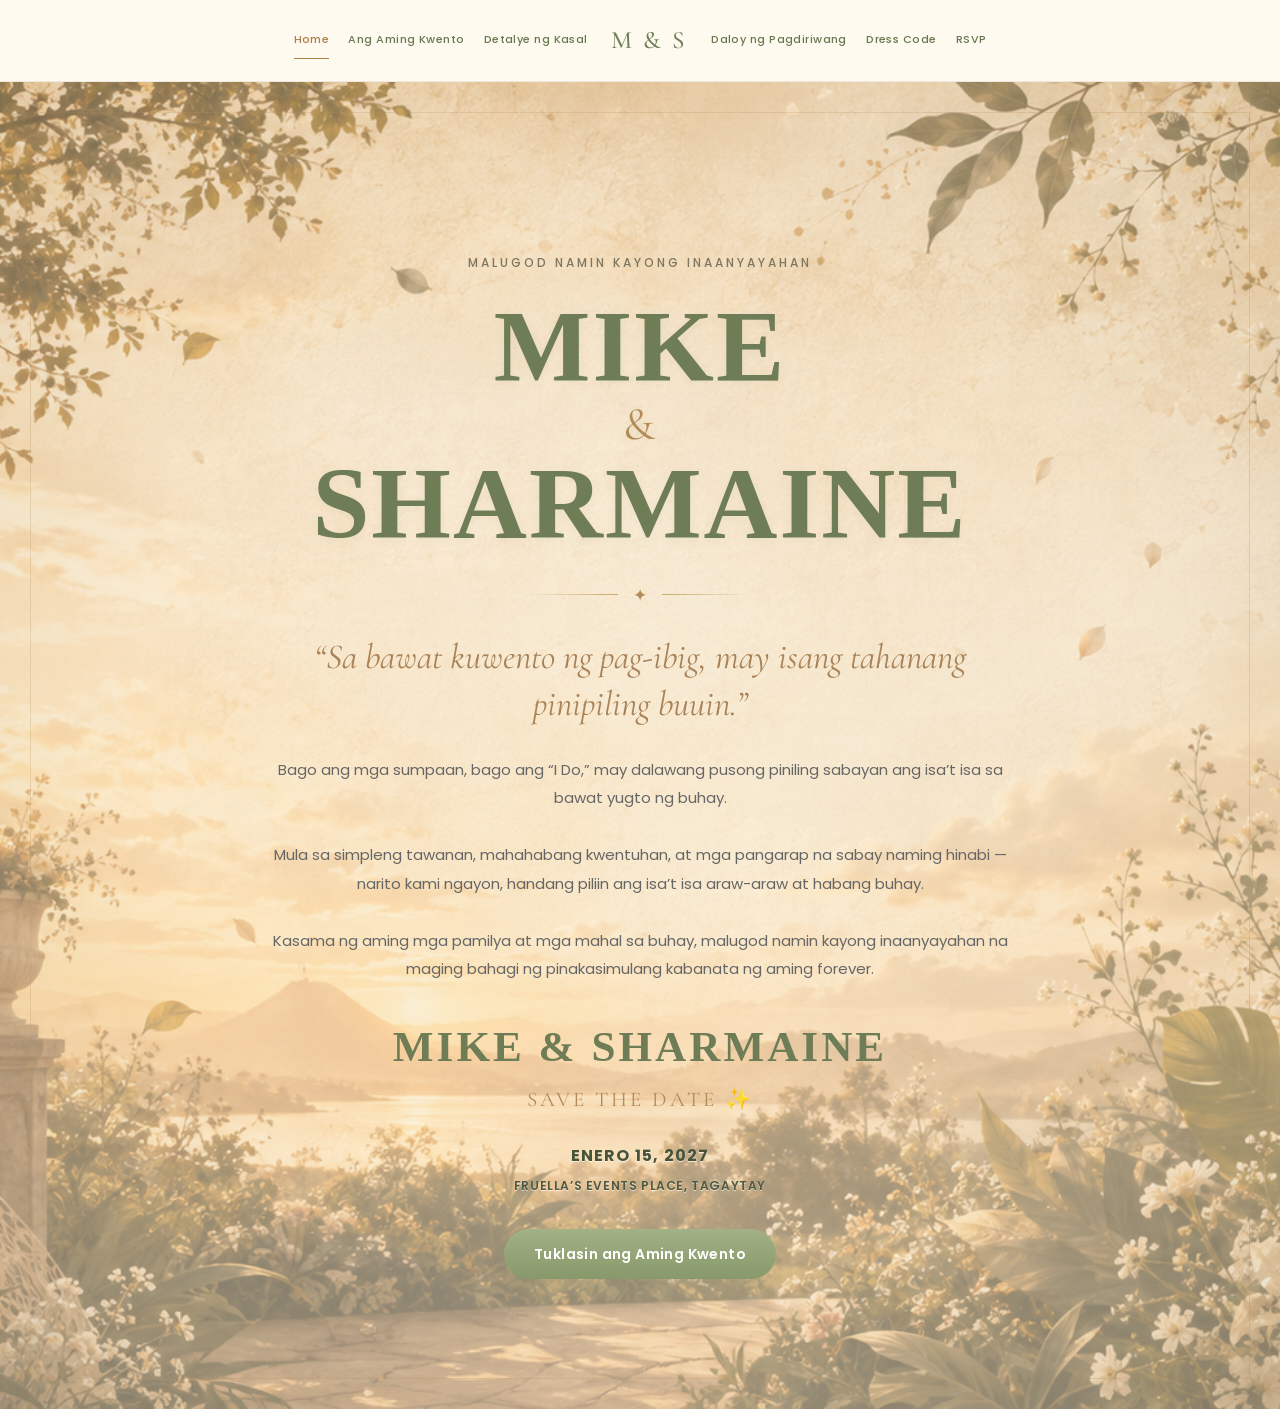
<file: index.html>
<!DOCTYPE html>
<html lang="tl">

<head>

    <meta charset="UTF-8">

    <meta
        name="viewport"
        content="width=device-width, initial-scale=1.0"
    >

    <title>Mike & Sharmaine | Wedding</title>


    <!-- ==============================
         GOOGLE FONTS
    =============================== -->

    <link rel="preconnect" href="https://fonts.googleapis.com">

    <link
        rel="preconnect"
        href="https://fonts.gstatic.com"
        crossorigin
    >

    <link
        href="https://fonts.googleapis.com/css2?family=Ballet&family=Cardo:wght@400;700&family=Cormorant+Garamond:ital,wght@0,400;0,500;0,600;1,400;1,500&family=Poppins:wght@300;400;500;600&display=swap"
        rel="stylesheet"
    >


    <!-- ==============================
         MAIN STYLESHEET
    =============================== -->

    <link
        rel="stylesheet"
        href="style.css"
    >

</head>


<body>


    <!-- ==============================
         FLOATING WATERCOLOUR PETALS
    =============================== -->

    <div id="petals"></div>



    <!-- ==============================
         WEDDING WEBSITE
    =============================== -->

    <div id="website">



       <!-- ==============================
     WEDDING SIDEBAR NAVIGATION
============================== -->

<header class="website-nav">

    <!-- Hamburger -->
    <button
        class="menu-toggle"
        id="menuToggle"
        type="button"
        aria-label="Open navigation menu"
        aria-expanded="false"
        aria-controls="weddingSidebar"
    >
        <span></span>
        <span></span>
        <span></span>
    </button>

<nav class="desktop-menu" aria-label="Main wedding navigation">
    <a href="index.html" class="active">Home</a>
    <a href="kwento.html">Ang Aming Kwento</a>
    <a href="detalye.html">Detalye ng Kasal</a>

    <a href="index.html" class="desktop-monogram" aria-label="Mike and Sharmaine Home">
        M <span>&amp;</span> S
    </a>

    <a href="daloy.html">Daloy ng Pagdiriwang</a>
    <a href="dress-code.html">Dress Code</a>
    <a href="rsvp.html">RSVP</a>
</nav>


    <!-- Center Monogram -->
    <a
        href="index.html"
        class="nav-monogram"
        aria-label="Mike and Sharmaine Home"
    >
        M &amp; S
    </a>

</header>


<!-- ==============================
     SIDEBAR
============================== -->

<!-- Single sidebar retained below; duplicate sidebar removed -->





        <!-- ==============================
             WEDDING SIDEBAR
        =============================== -->

        <aside
            class="wedding-sidebar"
            id="weddingSidebar"
            aria-hidden="true"
        >

            <div class="sidebar-inner">


                <!-- SIDEBAR HEADER -->

                <div class="sidebar-top">

                    <span class="sidebar-label">
                        OUR WEDDING
                    </span>


                    <button
                        class="sidebar-close"
                        id="sidebarClose"
                        type="button"
                        aria-label="Close navigation"
                    >
                        ×
                    </button>

                </div>



                <!-- COUPLE INTRO -->

                <div class="sidebar-intro">

                    <div
                        class="sidebar-floral"
                        aria-hidden="true"
                    >
                        ❋
                    </div>


                    <div class="sidebar-couple">

                        Mike
                        <span>&amp;</span>
                        Sharmaine

                    </div>


                    <p>
                        Our wedding story
                    </p>

                </div>



                <!-- SIDEBAR NAVIGATION -->

                <nav
                    class="sidebar-navigation"
                    aria-label="Wedding navigation"
                >


                    <!-- HOME -->

                    <a
                        href="index.html"
                        class="sidebar-link sidebar-link-active"
                    >

                        <span class="sidebar-number">
                            01
                        </span>

                        <span class="sidebar-text">
                            Home
                        </span>

                    </a>



                    <!-- ANG AMING KWENTO -->

                    <a
                        href="kwento.html"
                        class="sidebar-link"
                    >

                        <span class="sidebar-number">
                            02
                        </span>

                        <span class="sidebar-text">
                            Ang Aming Kwento
                        </span>

                    </a>



                    <!-- DETALYE NG KASAL -->

                    <a
                        href="detalye.html"
                        class="sidebar-link"
                    >

                        <span class="sidebar-number">
                            03
                        </span>

                        <span class="sidebar-text">
                            Detalye ng Kasal
                        </span>

                    </a>



                    <!-- DALOY NG PAGDIRIWANG -->

                    <a
                        href="daloy.html"
                        class="sidebar-link"
                    >

                        <span class="sidebar-number">
                            04
                        </span>

                        <span class="sidebar-text">
                            Daloy ng Pagdiriwang
                        </span>

                    </a>



                    <!-- DRESS CODE -->

                    <a
                        href="dress-code.html"
                        class="sidebar-link"
                    >

                        <span class="sidebar-number">
                            05
                        </span>

                        <span class="sidebar-text">
                            Dress Code
                        </span>

                    </a>



                    <!-- RSVP -->

                    <a
                        href="rsvp.html"
                        class="sidebar-link sidebar-link-rsvp"
                    >

                        <span class="sidebar-number">
                            06
                        </span>

                        <span class="sidebar-text">
                            RSVP
                        </span>

                        <span
                            class="sidebar-heart"
                            aria-hidden="true"
                        >
                            ♡
                        </span>

                    </a>


                </nav>



                <!-- SIDEBAR FOOTER -->

                <div class="sidebar-bottom">

                    <div
                        class="sidebar-bottom-flower"
                        aria-hidden="true"
                    >
                        ✧
                    </div>


                    <p>

                        With love,<br>

                        <span>
                            Mike &amp; Sharmaine
                        </span>

                    </p>

                </div>


            </div>

        </aside>



        <!-- ==============================
             SIDEBAR OVERLAY
        =============================== -->

        <div
            class="sidebar-overlay"
            id="sidebarOverlay"
            aria-hidden="true"
        ></div>




        <!-- ==============================
             HOME
        =============================== -->

        <main id="home">


            <!-- ==============================
                 HERO / LANDING PAGE
            =============================== -->

            <section class="hero-section">


                <div class="hero-content">


                    <p class="hero-eyebrow">

                        MALUGOD NAMIN KAYONG INAANYAYAHAN

                    </p>



                    <h1 class="hero-title">

                        MIKE

                        <span>&amp;</span>

                        SHARMAINE

                    </h1>



                    <div class="hero-divider">

                        <span>
                            ✦
                        </span>

                    </div>



                    <p class="hero-quote">

                        “Sa bawat kuwento ng pag-ibig,
                        may isang tahanang pinipiling buuin.”

                    </p>



                    <p class="hero-description">

                        Bago ang mga sumpaan, bago ang “I Do,”
                        may dalawang pusong piniling sabayan ang
                        isa’t isa sa bawat yugto ng buhay.

                        <br><br>

                        Mula sa simpleng tawanan, mahahabang
                        kwentuhan, at mga pangarap na sabay naming
                        hinabi — narito kami ngayon, handang piliin
                        ang isa’t isa araw-araw at habang buhay.

                        <br><br>

                        Kasama ng aming mga pamilya at mga mahal
                        sa buhay, malugod namin kayong inaanyayahan
                        na maging bahagi ng pinakasimulang kabanata
                        ng aming forever.

                    </p>



                    <!-- COUPLE NAMES -->

                    <div class="hero-names">

                        <h2>
                            MIKE &amp; SHARMAINE
                        </h2>

                        <p>
                            SAVE THE DATE ✨
                        </p>

                    </div>



                    <!-- WEDDING DATE -->

                    <div class="hero-date">

                        <strong>
                            ENERO 15, 2027
                        </strong>

                        <span>
                            FRUELLA’S EVENTS PLACE, TAGAYTAY
                        </span>

                    </div>



                    <!-- STORY BUTTON -->

                    <a
                        href="kwento.html"
                        class="hero-button"
                    >
                        Tuklasin ang Aming Kwento
                    </a>


                </div>


            </section>


        </main>


    </div>



    <!-- ==============================
         SIDEBAR JAVASCRIPT
    =============================== -->

    <script>

        document.addEventListener(
            "DOMContentLoaded",
            function () {


                const menuToggle =
                    document.getElementById(
                        "menuToggle"
                    );


                const sidebar =
                    document.getElementById(
                        "weddingSidebar"
                    );


                const sidebarClose =
                    document.getElementById(
                        "sidebarClose"
                    );


                const sidebarOverlay =
                    document.getElementById(
                        "sidebarOverlay"
                    );



                /*
                 * Make sure all required
                 * navigation elements exist.
                 */

                if (
                    !menuToggle ||
                    !sidebar ||
                    !sidebarClose ||
                    !sidebarOverlay
                ) {
                    return;
                }



                /* ==========================
                   OPEN SIDEBAR
                ========================== */

                function openSidebar() {

                    sidebar.classList.add(
                        "is-open"
                    );


                    sidebarOverlay.classList.add(
                        "is-visible"
                    );


                    document.body.classList.add(
                        "sidebar-open"
                    );


                    menuToggle.setAttribute(
                        "aria-expanded",
                        "true"
                    );


                    menuToggle.setAttribute(
                        "aria-label",
                        "Close wedding navigation"
                    );


                    sidebar.setAttribute(
                        "aria-hidden",
                        "false"
                    );


                    sidebarOverlay.setAttribute(
                        "aria-hidden",
                        "false"
                    );

                }



                /* ==========================
                   CLOSE SIDEBAR
                ========================== */

                function closeSidebar() {

                    sidebar.classList.remove(
                        "is-open"
                    );


                    sidebarOverlay.classList.remove(
                        "is-visible"
                    );


                    document.body.classList.remove(
                        "sidebar-open"
                    );


                    menuToggle.setAttribute(
                        "aria-expanded",
                        "false"
                    );


                    menuToggle.setAttribute(
                        "aria-label",
                        "Open wedding navigation"
                    );


                    sidebar.setAttribute(
                        "aria-hidden",
                        "true"
                    );


                    sidebarOverlay.setAttribute(
                        "aria-hidden",
                        "true"
                    );

                }



                /* ==========================
                   HAMBURGER CLICK
                ========================== */

                menuToggle.addEventListener(
                    "click",
                    function () {


                        if (
                            sidebar.classList.contains(
                                "is-open"
                            )
                        ) {

                            closeSidebar();

                        } else {

                            openSidebar();

                        }

                    }
                );



                /* ==========================
                   CLOSE BUTTON
                ========================== */

                sidebarClose.addEventListener(
                    "click",
                    closeSidebar
                );



                /* ==========================
                   OVERLAY CLICK
                ========================== */

                sidebarOverlay.addEventListener(
                    "click",
                    closeSidebar
                );



                /* ==========================
                   ESCAPE KEY
                ========================== */

                document.addEventListener(
                    "keydown",
                    function (event) {

                        if (
                            event.key === "Escape"
                        ) {

                            closeSidebar();

                        }

                    }
                );



                /* ==========================
                   CLOSE AFTER NAVIGATION
                ========================== */

                sidebar
                    .querySelectorAll(
                        ".sidebar-link"
                    )
                    .forEach(
                        function (link) {

                            link.addEventListener(
                                "click",
                                closeSidebar
                            );

                        }
                    );


            }
        );

    </script>


</body>

</html>
</file>
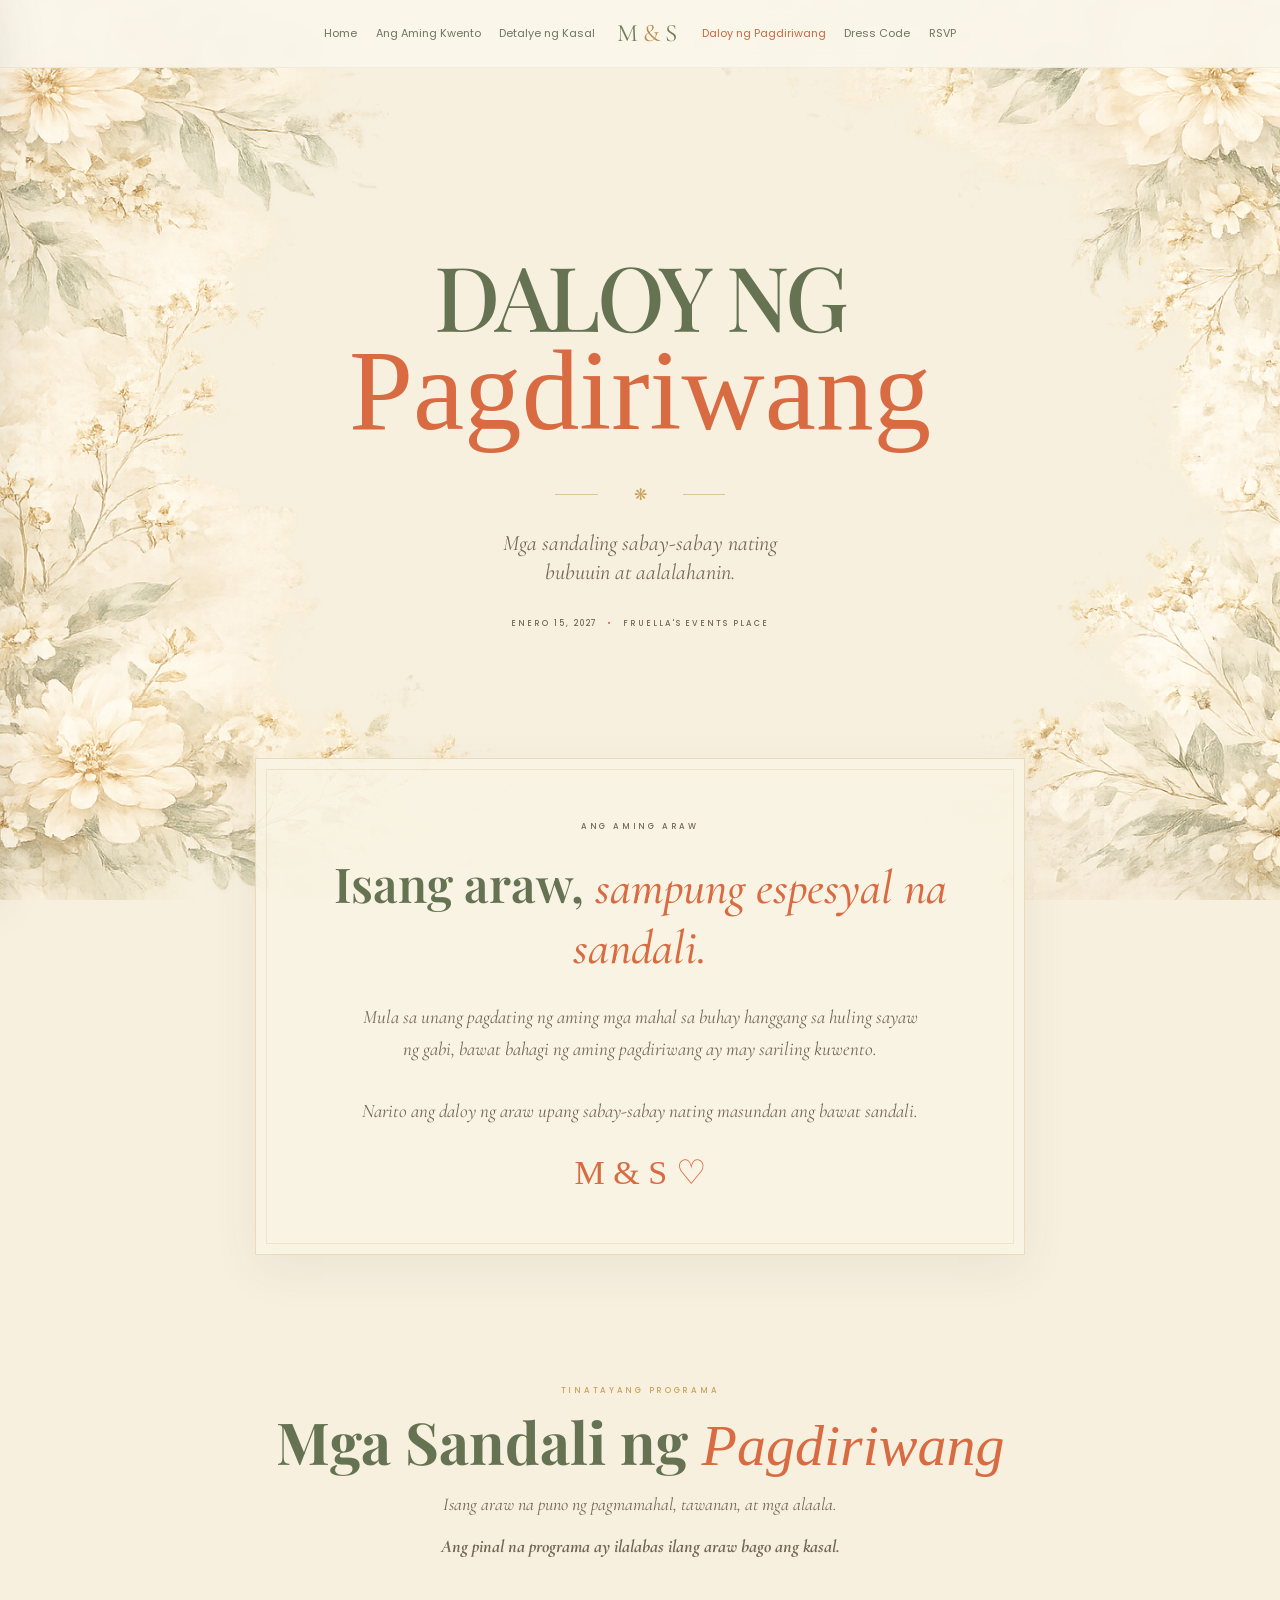
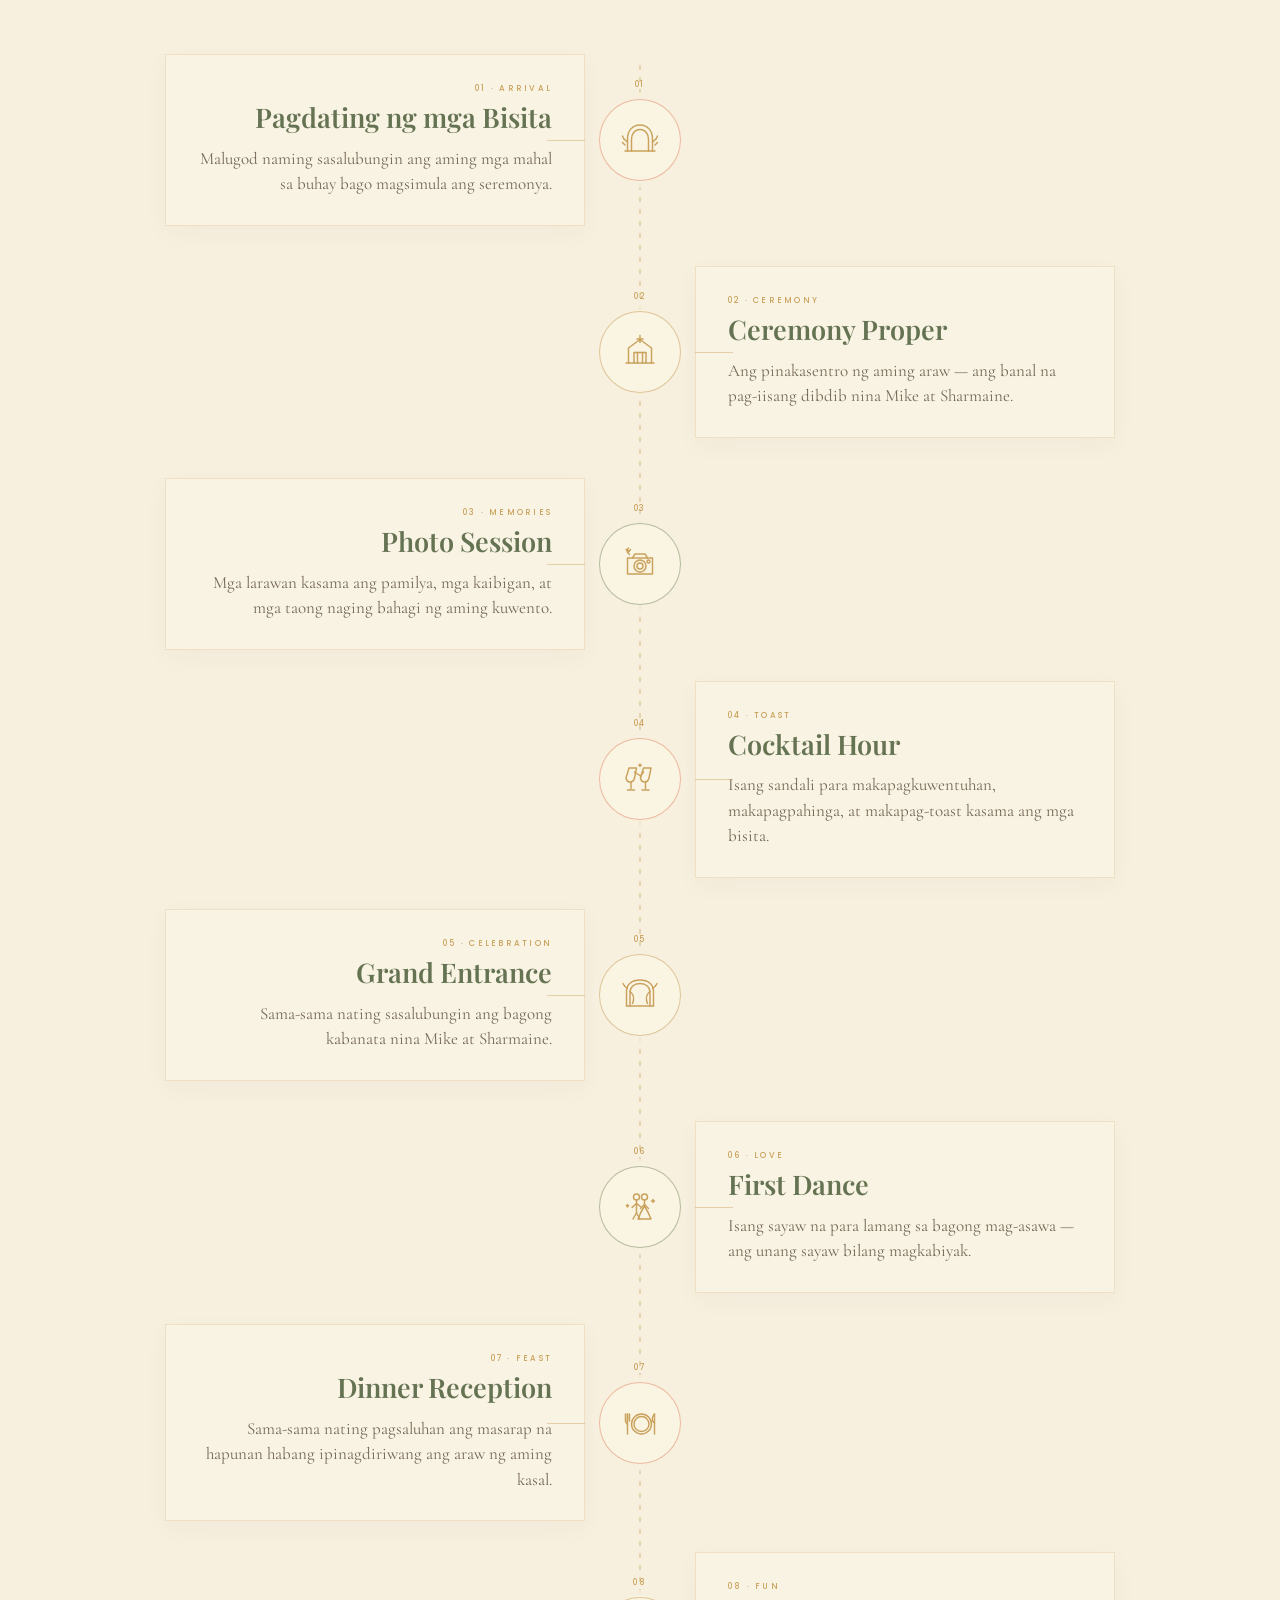
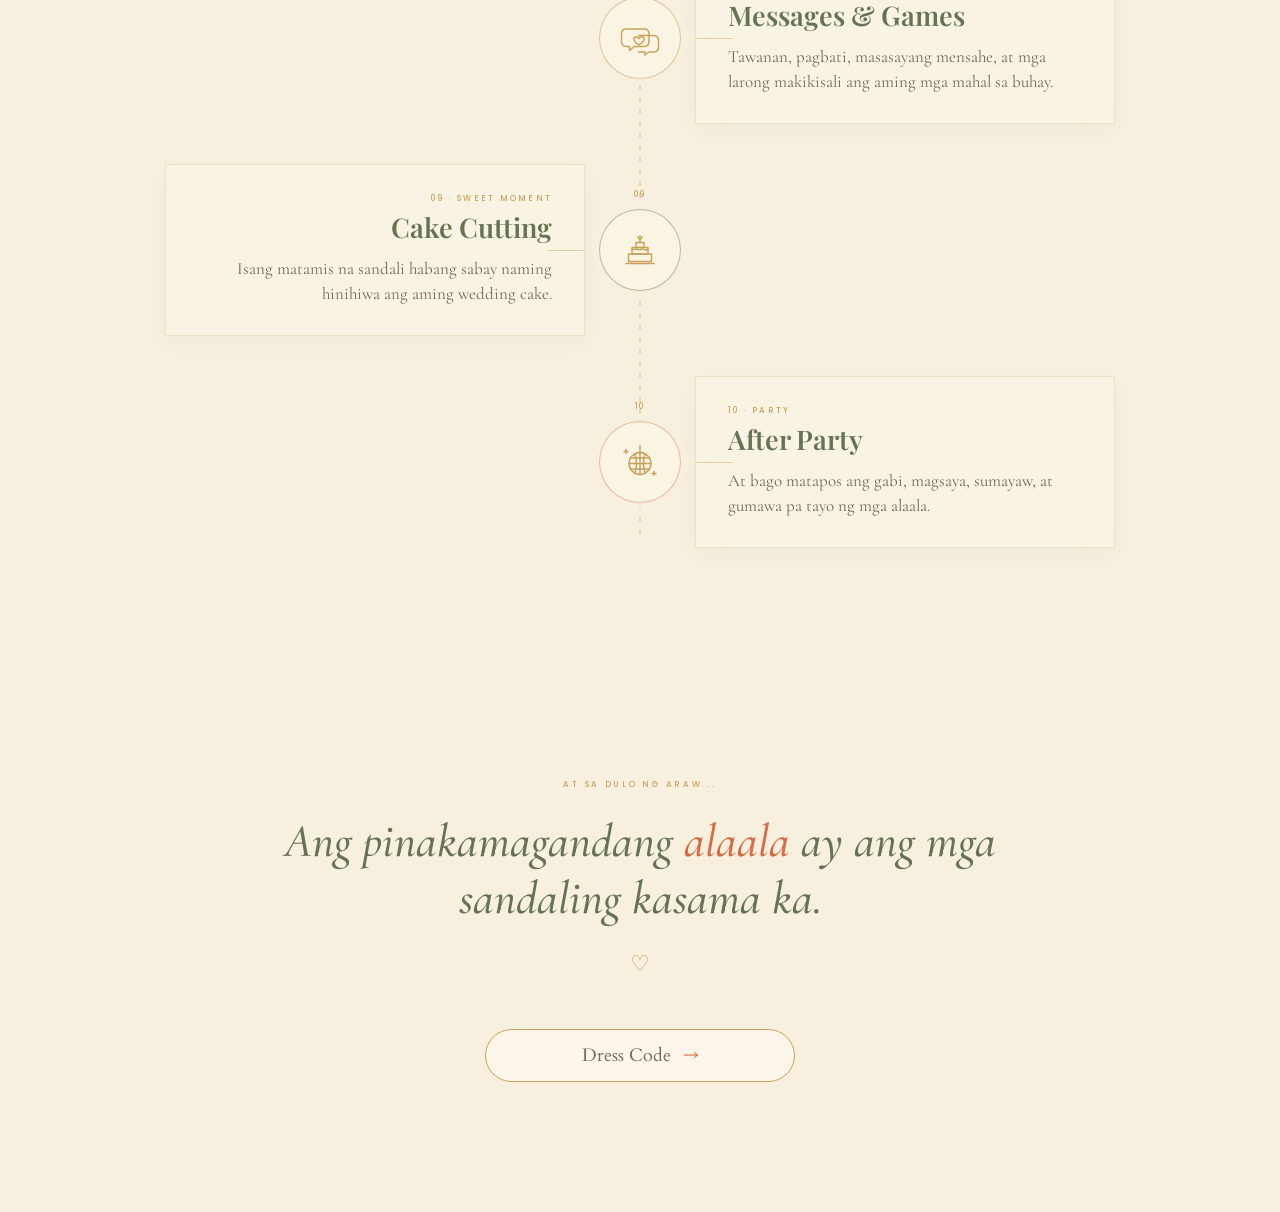
<file: daloy.html>
<!DOCTYPE html>
<html lang="tl">

<head>

    <meta charset="UTF-8">

    <meta
        name="viewport"
        content="width=device-width, initial-scale=1.0"
    >

    <title>Daloy ng Pagdiriwang | Mike & Sharmaine</title>


    <!-- =====================================================
         GOOGLE FONTS
    ====================================================== -->

    <link
        rel="preconnect"
        href="https://fonts.googleapis.com"
    >

    <link
        rel="preconnect"
        href="https://fonts.googleapis.com"
        crossorigin
    >

    <link
        href="https://fonts.googleapis.com/css2?family=Ballet&family=Cardo:wght@400;700&family=Cormorant+Garamond:ital,wght@0,400;0,500;0,600;1,400;1,500&family=Playfair+Display:wght@400;500;600&family=Poppins:wght@300;400;500;600&display=swap"
        rel="stylesheet"
    >


    <!-- =====================================================
         PAGE CSS
    ====================================================== -->

    <link
        rel="stylesheet"
        href="daloy.css"
    >

    <!-- Navigation layout correction: desktop logo in the middle; mobile hamburger retained -->
    <style>
        @media screen and (min-width: 901px) {
            .daloy-page .website-nav {
                position: relative !important;
                display: flex !important;
                align-items: center !important;
                justify-content: center !important;
                width: 100% !important;
                box-sizing: border-box !important;
            }

            .daloy-page .website-nav .desktop-menu {
                display: flex !important;
                align-items: center !important;
                justify-content: center !important;
                flex-wrap: nowrap !important;
                gap: clamp(12px, 1.45vw, 24px) !important;
                width: 100% !important;
                margin: 0 auto !important;
                padding: 0 18px !important;
                box-sizing: border-box !important;
            }

            .daloy-page .website-nav .desktop-menu > a {
                position: static !important;
                display: inline-flex !important;
                align-items: center !important;
                justify-content: center !important;
                flex: 0 0 auto !important;
                margin: 0 !important;
                white-space: nowrap !important;
                text-decoration: none !important;
            }

            .daloy-page .website-nav .desktop-menu > .desktop-monogram {
                font-family: "Cormorant Garamond", serif !important;
                font-size: 25px !important;
                letter-spacing: 3px !important;
                line-height: 1 !important;
                color: #6f7f57 !important;
                padding: 0 3px !important;
            }

            .daloy-page .website-nav .desktop-menu > .desktop-monogram span {
                color: #bd8c4e !important;
                margin: 0 2px !important;
            }

            .daloy-page .website-nav > .nav-monogram,
            .daloy-page .website-nav > .menu-toggle {
                display: none !important;
            }
        }

        @media screen and (max-width: 900px) {
            .daloy-page .website-nav .desktop-menu {
                display: none !important;
            }

            .daloy-page .website-nav > .menu-toggle {
                display: flex !important;
            }

            .daloy-page .website-nav > .nav-monogram {
                display: inline-flex !important;
                position: absolute !important;
                left: 50% !important;
                right: auto !important;
                top: 50% !important;
                transform: translate(-50%, -50%) !important;
                z-index: 5 !important;
            }
        }
    </style>

</head>


<body class="daloy-page">


<!-- =========================================================
     FLOATING PETALS
========================================================== -->

<div
    id="petals"
    aria-hidden="true"
></div>


<!-- =========================================================
     TOP NAVIGATION
========================================================== -->

<header class="website-nav">

    <button
        class="menu-toggle"
        id="menuToggle"
        type="button"
        aria-label="Open navigation menu"
        aria-expanded="false"
        aria-controls="weddingSidebar"
    >

        <span></span>
        <span></span>
        <span></span>

    </button>


    <nav class="desktop-menu" aria-label="Main wedding navigation">
        <a href="index.html">Home</a>
        <a href="kwento.html">Ang Aming Kwento</a>
        <a href="detalye.html">Detalye ng Kasal</a>

        <!-- Desktop monogram sits between Detalye and Daloy -->
        <a
            href="index.html"
            class="desktop-monogram"
            aria-label="Mike and Sharmaine Home"
        >M <span>&amp;</span> S</a>

        <a href="daloy.html" class="active" aria-current="page">Daloy ng Pagdiriwang</a>
        <a href="dress-code.html">Dress Code</a>
        <a href="rsvp.html">RSVP</a>
    </nav>

    <!-- Mobile monogram: centered in the header beside the hamburger -->
    <a
        href="index.html"
        class="nav-monogram"
        aria-label="Mike and Sharmaine Home"
    >
        M <span>&amp;</span> S
    </a>

</header>


<!-- =========================================================
     SIDEBAR
========================================================== -->

<aside
    class="wedding-sidebar"
    id="weddingSidebar"
    aria-hidden="true"
>

    <div class="sidebar-inner">


        <!-- BRAND -->

        <div class="sidebar-header">

            <span class="sidebar-eyebrow">
                OUR WEDDING
            </span>

            <div class="sidebar-monogram">
                M <span>&amp;</span> S
            </div>

            <p class="sidebar-subtitle">
                Mike &amp; Sharmaine
            </p>

        </div>


        <!-- NAVIGATION -->

        <nav
            class="sidebar-menu"
            aria-label="Wedding navigation"
        >

            <a
                href="index.html"
                class="sidebar-link"
            >
                <span class="sidebar-number">01</span>
                <span>Home</span>
            </a>


            <a
                href="kwento.html"
                class="sidebar-link"
            >
                <span class="sidebar-number">02</span>
                <span>Ang Aming Kwento</span>
            </a>


            <a
                href="detalye.html"
                class="sidebar-link"
            >
                <span class="sidebar-number">03</span>
                <span>Detalye ng Kasal</span>
            </a>


            <a
                href="daloy.html"
                class="sidebar-link active"
            >
                <span class="sidebar-number">04</span>
                <span>Daloy ng Pagdiriwang</span>
            </a>


            <a
                href="dress-code.html"
                class="sidebar-link"
            >
                <span class="sidebar-number">05</span>
                <span>Dress Code</span>
            </a>


            <a
                href="rsvp.html"
                class="sidebar-link"
            >
                <span class="sidebar-number">06</span>
                <span>RSVP</span>
            </a>

        </nav>


        <!-- FOOTER -->

        <div class="sidebar-footer">

            <div class="sidebar-divider">
                ♡
            </div>

            <em>
                With love,
            </em>

            <strong>
                Mike &amp; Sharmaine
            </strong>

        </div>

    </div>

</aside>


<!-- =========================================================
     OVERLAY
========================================================== -->

<div
    class="menu-overlay"
    id="menuOverlay"
></div>


<!-- =========================================================
     MAIN
========================================================== -->

<main>


    <!-- =====================================================
         HERO
    ====================================================== -->

    <section class="daloy-hero">


        <!-- Decorative botanical elements -->

        <div
            class="hero-flower hero-flower-left"
            aria-hidden="true"
        ></div>


        <div
            class="hero-flower hero-flower-right"
            aria-hidden="true"
        ></div>


        <div
            class="hero-leaf hero-leaf-left"
            aria-hidden="true"
        ></div>


        <div
            class="hero-leaf hero-leaf-right"
            aria-hidden="true"
        ></div>


        <h1 class="daloy-title">

            <span>
                DALOY NG
            </span>

            <strong>
                Pagdiriwang
            </strong>

        </h1>


        <div class="daloy-ornament">

            <span></span>

            ❋

            <span></span>

        </div>


        <p class="daloy-subtitle">

            Mga sandaling sabay-sabay nating<br>
            bubuuin at aalalahanin.

        </p>


        <div class="hero-mini-details">

            <span>
                ENERO 15, 2027
            </span>

            <i>•</i>

            <span>
                FRUELLA'S EVENTS PLACE
            </span>

        </div>

    </section>


    <!-- =====================================================
         INTRODUCTION
    ====================================================== -->

    <section class="daloy-intro">

        <div class="intro-paper">

            <span class="intro-label">
                ANG AMING ARAW
            </span>


            <h2>

                Isang araw,

                <em>
                    sampung espesyal na sandali.
                </em>

            </h2>


            <p>

                Mula sa unang pagdating ng aming mga mahal sa buhay
                hanggang sa huling sayaw ng gabi, bawat bahagi ng
                aming pagdiriwang ay may sariling kuwento.

                <br><br>

                Narito ang daloy ng araw upang sabay-sabay nating
                masundan ang bawat sandali.

            </p>


            <div class="intro-signature">
                M &amp; S ♡
            </div>

        </div>

    </section>


    <!-- =====================================================
         TIMELINE
    ====================================================== -->

    <section class="timeline-section">


        <!-- Timeline heading -->

        <div class="timeline-heading">

            <span>
                TINATAYANG PROGRAMA
            </span>

            <h2>
                Mga Sandali ng
                <em>Pagdiriwang</em>
            </h2>

            <p>
                Isang araw na puno ng pagmamahal,
                tawanan, at mga alaala.
            </p>

            <p class="program-note">
                Ang pinal na programa ay ilalabas ilang araw bago ang kasal.
            </p>

        </div>


        <!-- =================================================
             TIMELINE
        ================================================== -->

        <div class="timeline">


            <!-- CENTER LINE -->

            <div
                class="timeline-line"
                aria-hidden="true"
            ></div>


            <!-- =================================================
                 01
            ================================================== -->

            <article class="timeline-item timeline-left">

                <div class="timeline-content">

                    <div class="timeline-label">
                        01 · ARRIVAL
                    </div>

                    <h2>
                        Pagdating ng mga Bisita
                    </h2>

                    <p>
                        Malugod naming sasalubungin ang aming
                        mga mahal sa buhay bago magsimula ang
                        seremonya.
                    </p>

                </div>


                <div class="timeline-marker">

                    <span class="timeline-number">
                        01
                    </span>

                    <div class="timeline-icon">

                        <svg
                            viewBox="0 0 100 100"
                            aria-hidden="true"
                        >

                            <path d="M25 72V48C25 30 36 20 50 20C64 20 75 30 75 48V72"/>

                            <path d="M33 72V49C33 37 40 29 50 29C60 29 67 37 67 49V72"/>

                            <path d="M20 72H80"/>

                            <path d="M25 54L18 48"/>

                            <path d="M18 48L15 42"/>

                            <path d="M75 54L82 48"/>

                            <path d="M82 48L85 42"/>

                            <path d="M20 60L15 55"/>

                            <path d="M80 60L85 55"/>

                        </svg>

                    </div>

                </div>

            </article>


            <!-- =================================================
                 02
            ================================================== -->

            <article class="timeline-item timeline-right">

                <div class="timeline-marker">

                    <span class="timeline-number">
                        02
                    </span>

                    <div class="timeline-icon">

                        <svg
                            viewBox="0 0 100 100"
                            aria-hidden="true"
                        >

                            <path d="M27 72V42L50 25L73 42V72"/>

                            <path d="M38 72V51H62V72"/>

                            <path d="M45 51V72"/>

                            <path d="M55 51V72"/>

                            <path d="M50 17V31"/>

                            <path d="M44 24H56"/>

                            <path d="M22 72H78"/>

                        </svg>

                    </div>

                </div>


                <div class="timeline-content">

                    <div class="timeline-label">
                        02 · CEREMONY
                    </div>

                    <h2>
                        Ceremony Proper
                    </h2>

                    <p>
                        Ang pinakasentro ng aming araw —
                        ang banal na pag-iisang dibdib
                        nina Mike at Sharmaine.
                    </p>

                </div>

            </article>


            <!-- =================================================
                 03
            ================================================== -->

            <article class="timeline-item timeline-left">

                <div class="timeline-content">

                    <div class="timeline-label">
                        03 · MEMORIES
                    </div>

                    <h2>
                        Photo Session
                    </h2>

                    <p>
                        Mga larawan kasama ang pamilya,
                        mga kaibigan, at mga taong naging
                        bahagi ng aming kuwento.
                    </p>

                </div>


                <div class="timeline-marker">

                    <span class="timeline-number">
                        03
                    </span>

                    <div class="timeline-icon">

                        <svg
                            viewBox="0 0 100 100"
                            aria-hidden="true"
                        >

                            <path d="M25 38H75V70H25Z"/>

                            <path d="M35 38L40 30H60L65 38"/>

                            <circle
                                cx="50"
                                cy="54"
                                r="12"
                            />

                            <circle
                                cx="50"
                                cy="54"
                                r="6"
                            />

                            <circle
                                cx="67"
                                cy="45"
                                r="3"
                            />

                            <path d="M29 31C23 27 23 21 27 18"/>

                            <path d="M27 23L22 21"/>

                            <path d="M27 26L31 21"/>

                        </svg>

                    </div>

                </div>

            </article>


            <!-- =================================================
                 04
            ================================================== -->

            <article class="timeline-item timeline-right">

                <div class="timeline-marker">

                    <span class="timeline-number">
                        04
                    </span>

                    <div class="timeline-icon">

                        <svg
                            viewBox="0 0 100 100"
                            aria-hidden="true"
                        >

                            <path d="M28 28L43 28L39 48C38 53 34 56 30 56C26 56 23 53 22 48Z"/>

                            <path d="M32 56V69"/>

                            <path d="M25 72H39"/>

                            <path d="M57 28L72 28L68 48C67 53 63 56 59 56C55 56 52 53 51 48Z"/>

                            <path d="M61 56V69"/>

                            <path d="M54 72H68"/>

                            <path d="M39 36L51 44"/>

                            <path d="M51 44L57 36"/>

                            <path d="M50 20V25"/>

                            <path d="M47.5 22.5H52.5"/>

                        </svg>

                    </div>

                </div>


                <div class="timeline-content">

                    <div class="timeline-label">
                        04 · TOAST
                    </div>

                    <h2>
                        Cocktail Hour
                    </h2>

                    <p>
                        Isang sandali para makapagkuwentuhan,
                        makapagpahinga, at makapag-toast kasama
                        ang mga bisita.
                    </p>

                </div>

            </article>


            <!-- =================================================
                 05
            ================================================== -->

            <article class="timeline-item timeline-left">

                <div class="timeline-content">

                    <div class="timeline-label">
                        05 · CELEBRATION
                    </div>

                    <h2>
                        Grand Entrance
                    </h2>

                    <p>
                        Sama-sama nating sasalubungin ang
                        bagong kabanata nina Mike at Sharmaine.
                    </p>

                </div>


                <div class="timeline-marker">

                    <span class="timeline-number">
                        05
                    </span>

                    <div class="timeline-icon">

                        <svg
                            viewBox="0 0 100 100"
                            aria-hidden="true"
                        >

                            <path d="M23 72V43C23 28 34 20 50 20C66 20 77 28 77 43V72"/>

                            <path d="M30 72V45C30 34 38 27 50 27C62 27 70 34 70 45V72"/>

                            <path d="M23 72H77"/>

                            <path d="M30 43C37 48 39 57 35 67"/>

                            <path d="M70 43C63 48 61 57 65 67"/>

                            <path d="M25 37L19 32"/>

                            <path d="M19 32L16 27"/>

                            <path d="M75 37L81 32"/>

                            <path d="M81 32L84 27"/>

                        </svg>

                    </div>

                </div>

            </article>


            <!-- =================================================
                 06
            ================================================== -->

            <article class="timeline-item timeline-right">

                <div class="timeline-marker">

                    <span class="timeline-number">
                        06
                    </span>

                    <div class="timeline-icon">

                        <svg
                            viewBox="0 0 100 100"
                            aria-hidden="true"
                        >

                            <circle
                                cx="43"
                                cy="30"
                                r="6"
                            />

                            <circle
                                cx="59"
                                cy="30"
                                r="6"
                            />

                            <path d="M43 37L43 62"/>

                            <path d="M43 43L34 51"/>

                            <path d="M43 43L52 50"/>

                            <path d="M43 62L36 74"/>

                            <path d="M43 62L50 74"/>

                            <path d="M59 37L59 48"/>

                            <path d="M59 45L51 53"/>

                            <path d="M59 45L67 53"/>

                            <path d="M59 48C54 56 49 66 46 74H72C69 66 64 56 59 48Z"/>

                            <path d="M76 35V41"/>

                            <path d="M73 38H79"/>

                            <path d="M25 45V50"/>

                            <path d="M22.5 47.5H27.5"/>

                        </svg>

                    </div>

                </div>


                <div class="timeline-content">

                    <div class="timeline-label">
                        06 · LOVE
                    </div>

                    <h2>
                        First Dance
                    </h2>

                    <p>
                        Isang sayaw na para lamang sa
                        bagong mag-asawa — ang unang
                        sayaw bilang magkabiyak.
                    </p>

                </div>

            </article>


            <!-- =================================================
                 07
            ================================================== -->

            <article class="timeline-item timeline-left">

                <div class="timeline-content">

                    <div class="timeline-label">
                        07 · FEAST
                    </div>

                    <h2>
                        Dinner Reception
                    </h2>

                    <p>
                        Sama-sama nating pagsaluhan ang
                        masarap na hapunan habang ipinagdiriwang
                        ang araw ng aming kasal.
                    </p>

                </div>


                <div class="timeline-marker">

                    <span class="timeline-number">
                        07
                    </span>

                    <div class="timeline-icon">

                        <svg
                            viewBox="0 0 100 100"
                            aria-hidden="true"
                        >

                            <circle
                                cx="53"
                                cy="52"
                                r="20"
                            />

                            <circle
                                cx="53"
                                cy="52"
                                r="15"
                            />

                            <path d="M25 32V72"/>

                            <path d="M21 32V46"/>

                            <path d="M25 32V46"/>

                            <path d="M29 32V46"/>

                            <path d="M21 46C21 50 25 52 25 52"/>

                            <path d="M79 32V72"/>

                            <path d="M79 32C73 39 73 46 79 50"/>

                        </svg>

                    </div>

                </div>

            </article>


            <!-- =================================================
                 08
            ================================================== -->

            <article class="timeline-item timeline-right">

                <div class="timeline-marker">

                    <span class="timeline-number">
                        08
                    </span>

                    <div class="timeline-icon">

                        <svg
                            viewBox="0 0 100 100"
                            aria-hidden="true"
                        >

                            <path d="M23 32H58C64 32 68 36 68 42V57C68 63 64 67 58 67H39L29 75V67H23C17 67 13 63 13 57V42C13 36 17 32 23 32Z"/>

                            <path d="M47 45H77C83 45 87 49 87 55V68C87 74 83 78 77 78H68L60 84V78H47"/>

                            <path d="M48 51C44 45 36 48 38 54C40 59 48 64 48 64S56 59 58 54C60 48 52 45 48 51Z"/>

                        </svg>

                    </div>

                </div>


                <div class="timeline-content">

                    <div class="timeline-label">
                        08 · FUN
                    </div>

                    <h2>
                        Messages &amp; Games
                    </h2>

                    <p>
                        Tawanan, pagbati, masasayang mensahe,
                        at mga larong makikisali ang aming
                        mga mahal sa buhay.
                    </p>

                </div>

            </article>


            <!-- =================================================
                 09
            ================================================== -->

            <article class="timeline-item timeline-left">

                <div class="timeline-content">

                    <div class="timeline-label">
                        09 · SWEET MOMENT
                    </div>

                    <h2>
                        Cake Cutting
                    </h2>

                    <p>
                        Isang matamis na sandali habang
                        sabay naming hinihiwa ang aming
                        wedding cake.
                    </p>

                </div>


                <div class="timeline-marker">

                    <span class="timeline-number">
                        09
                    </span>

                    <div class="timeline-icon">

                        <svg
                            viewBox="0 0 100 100"
                            aria-hidden="true"
                        >

                            <path d="M27 58H73V73H27Z"/>

                            <path d="M34 45H66V58H34Z"/>

                            <path d="M42 35H58V45H42Z"/>

                            <path d="M34 48C38 51 42 46 46 49C50 52 54 46 58 49C62 52 65 48 66 48"/>

                            <path d="M50 35V28"/>

                            <path d="M46 25C48 22 52 22 54 25C52 29 48 29 46 25Z"/>

                            <path d="M22 77H78"/>

                        </svg>

                    </div>

                </div>

            </article>


            <!-- =================================================
                 10
            ================================================== -->

            <article class="timeline-item timeline-right">

                <div class="timeline-marker">

                    <span class="timeline-number">
                        10
                    </span>

                    <div class="timeline-icon">

                        <svg
                            viewBox="0 0 100 100"
                            aria-hidden="true"
                        >

                            <circle
                                cx="50"
                                cy="53"
                                r="22"
                            />

                            <path d="M28 53H72"/>

                            <path d="M32 42H68"/>

                            <path d="M32 64H68"/>

                            <path d="M50 31V75"/>

                            <path d="M39 34C44 40 44 66 39 72"/>

                            <path d="M61 34C56 40 56 66 61 72"/>

                            <path d="M50 17V31"/>

                            <path d="M22 25V33"/>

                            <path d="M18 29H26"/>

                            <path d="M78 69V77"/>

                            <path d="M74 73H82"/>

                        </svg>

                    </div>

                </div>


                <div class="timeline-content">

                    <div class="timeline-label">
                        10 · PARTY
                    </div>

                    <h2>
                        After Party
                    </h2>

                    <p>
                        At bago matapos ang gabi,
                        magsaya, sumayaw, at gumawa
                        pa tayo ng mga alaala.
                    </p>

                </div>

            </article>


        </div>

    </section>


    <!-- =====================================================
         CLOSING
    ====================================================== -->

    <section class="daloy-closing">

        <div
            class="closing-floral"
            aria-hidden="true"
        ></div>


        <span class="closing-label">
            AT SA DULO NG ARAW...
        </span>


        <h2>

            Ang pinakamagandang
            <em>alaala</em>
            ay ang mga sandaling
            kasama ka.

        </h2>


        <div class="closing-ornament">
            ♡
        </div>


        <!-- =================================================
             NEXT PAGE
             SECTION 04 → SECTION 05
        ================================================== -->

        <a
            href="dress-code.html"
            class="next-button"
        >

            <span>
                Dress Code
            </span>

            <strong>
                →
            </strong>

        </a>


    </section>


</main>


<!-- =========================================================
     JAVASCRIPT
========================================================== -->

<script>

    /* =====================================================
       SIDEBAR
    ====================================================== */

    const menuToggle =
        document.getElementById("menuToggle");

    const weddingSidebar =
        document.getElementById("weddingSidebar");

    const menuOverlay =
        document.getElementById("menuOverlay");


    function openMenu() {

        weddingSidebar.classList.add("open");

        menuOverlay.classList.add("show");

        menuToggle.setAttribute(
            "aria-expanded",
            "true"
        );

        weddingSidebar.setAttribute(
            "aria-hidden",
            "false"
        );

        document.body.classList.add(
            "menu-open"
        );

    }


    function closeMenu() {

        weddingSidebar.classList.remove("open");

        menuOverlay.classList.remove("show");

        menuToggle.setAttribute(
            "aria-expanded",
            "false"
        );

        weddingSidebar.setAttribute(
            "aria-hidden",
            "true"
        );

        document.body.classList.remove(
            "menu-open"
        );

    }


    menuToggle.addEventListener(
        "click",
        function () {

            if (
                weddingSidebar.classList.contains(
                    "open"
                )
            ) {

                closeMenu();

            } else {

                openMenu();

            }

        }
    );


    menuOverlay.addEventListener(
        "click",
        closeMenu
    );


    document.querySelectorAll(
        ".sidebar-link"
    ).forEach(
        function (link) {

            link.addEventListener(
                "click",
                closeMenu
            );

        }
    );


    document.addEventListener(
        "keydown",
        function (event) {

            if (
                event.key === "Escape"
            ) {

                closeMenu();

            }

        }
    );



    /* =====================================================
       FLOATING PETALS
    ====================================================== */

    const petalsContainer =
        document.getElementById("petals");


    const petalSymbols = [
        "❀",
        "✿",
        "❋",
        "·"
    ];


    function createPetal() {

        const petal =
            document.createElement("span");


        petal.className =
            "floating-petal";


        petal.textContent =
            petalSymbols[
                Math.floor(
                    Math.random() *
                    petalSymbols.length
                )
            ];


        petal.style.left =
            Math.random() * 100 + "%";


        petal.style.animationDuration =
            (10 + Math.random() * 8) + "s";


        petal.style.animationDelay =
            Math.random() * 4 + "s";


        petal.style.fontSize =
            (8 + Math.random() * 9) + "px";


        petalsContainer.appendChild(
            petal
        );


        setTimeout(
            function () {

                petal.remove();

            },
            19000
        );

    }


    setInterval(
        createPetal,
        2500
    );


</script>


</body>

</html>
</file>
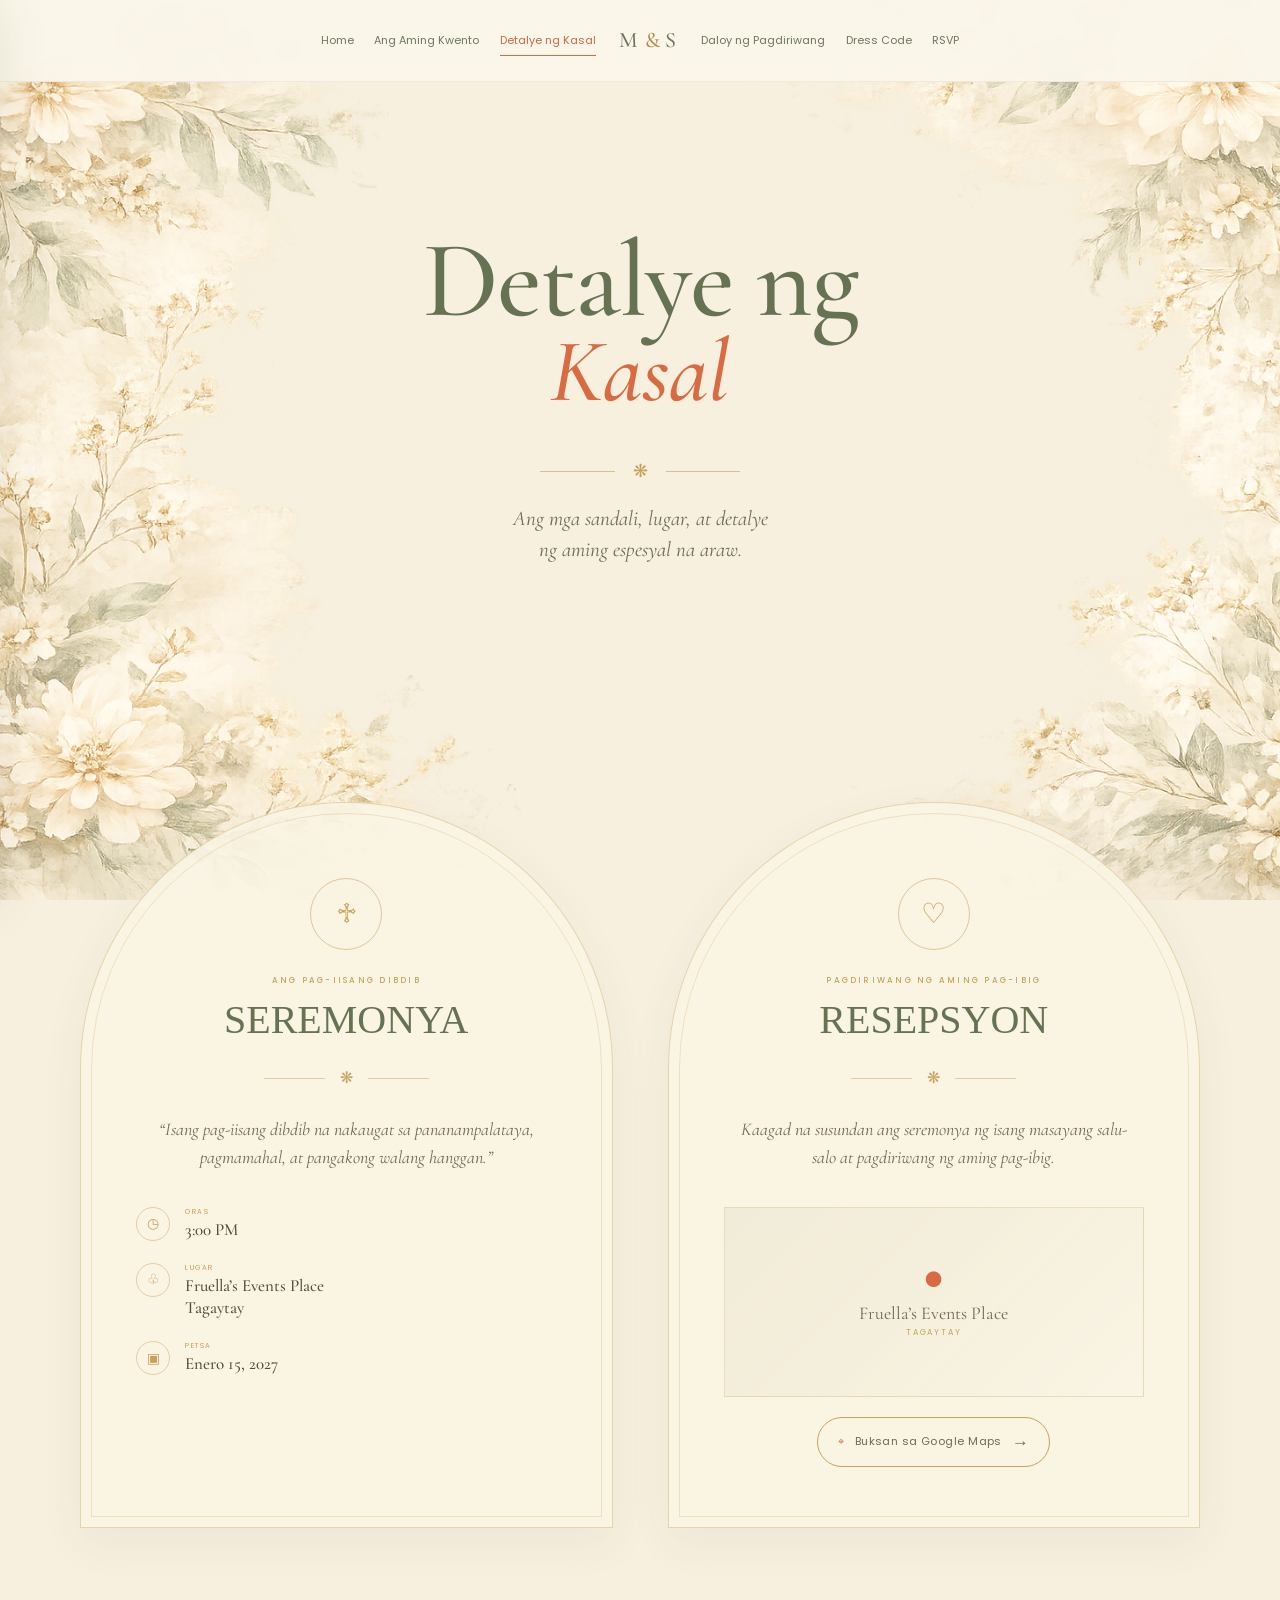
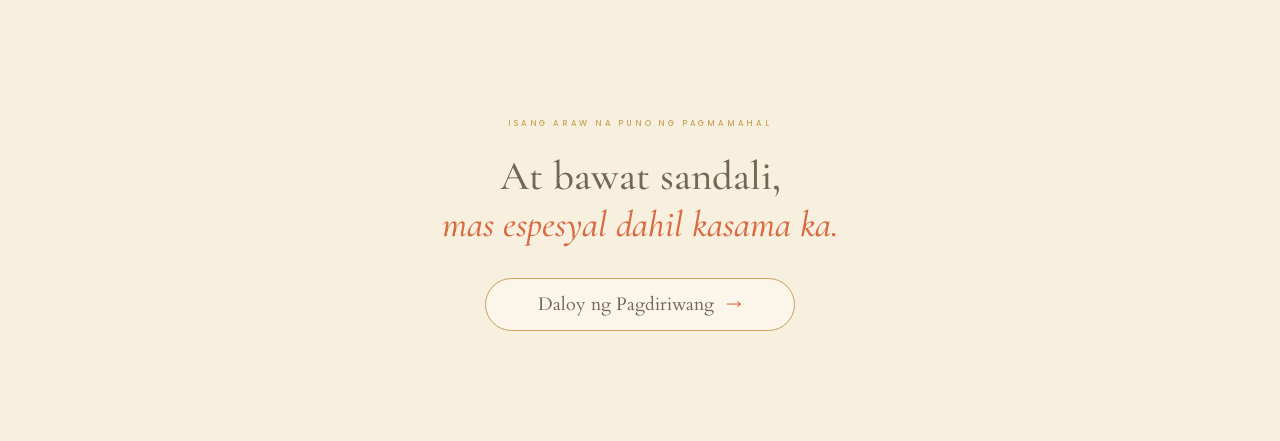
<file: detalye.html>
<!DOCTYPE html>
<html lang="tl">

<head>

    <meta charset="UTF-8">

    <meta
        name="viewport"
        content="width=device-width, initial-scale=1.0"
    >

    <title>Detalye ng Kasal | Mike & Sharmaine</title>


    <!-- =====================================================
         GOOGLE FONTS
    ====================================================== -->

    <link
        rel="preconnect"
        href="https://fonts.googleapis.com"
    >

    <link
        rel="preconnect"
        href="https://fonts.gstatic.com"
        crossorigin
    >

    <link
        href="https://fonts.googleapis.com/css2?family=Ballet&family=Cardo:wght@400;700&family=Cormorant+Garamond:ital,wght@0,400;0,500;0,600;1,400;1,500&family=Poppins:wght@300;400;500;600&display=swap"
        rel="stylesheet"
    >


    <!-- =====================================================
         SHARED NAVIGATION
    ====================================================== -->

    <link
        rel="stylesheet"
        href="navigation.css"
    >


    <!-- =====================================================
         WEDDING DETAILS
    ====================================================== -->

    <link
        rel="stylesheet"
        href="detalye.css"
    >

</head>


<body class="detalye-page">


    <!-- =====================================================
         TOP NAVIGATION
    ====================================================== -->

    <header class="wedding-header">

        <button
            class="menu-toggle"
            id="menuToggle"
            aria-label="Open navigation"
            aria-expanded="false"
        >

            <span></span>
            <span></span>
            <span></span>

        </button>


        <nav class="desktop-menu" aria-label="Main wedding navigation">
            <a href="index.html">Home</a>
            <a href="kwento.html">Ang Aming Kwento</a>
            <a href="detalye.html" class="active" aria-current="page">Detalye ng Kasal</a>
            <a href="index.html" class="desktop-monogram" aria-label="Mike and Sharmaine Home">M <span>&amp;</span> S</a>
            <a href="daloy.html">Daloy ng Pagdiriwang</a>
            <a href="dress-code.html">Dress Code</a>
            <a href="rsvp.html">RSVP</a>
        </nav>

        <a
            href="index.html"
            class="monogram"
            aria-label="Mike and Sharmaine Home"
        >
            M <span>&amp;</span> S
        </a>

    </header>



    <!-- =====================================================
         SIDEBAR
    ====================================================== -->

    <aside
        class="side-menu"
        id="sideMenu"
    >

        <button
            class="menu-close"
            id="menuClose"
            aria-label="Close navigation"
        >
            ×
        </button>


        <div class="side-menu-inner">


            <!-- BRAND -->

            <div class="side-brand">
                M <span>&amp;</span> S
            </div>


            <p class="side-names">
                MIKE &amp; SHARMAINE
            </p>


            <p class="side-tagline">
                Our wedding story
            </p>


            <!-- NAVIGATION -->

            <nav class="side-navigation">


                <a href="index.html">

                    <span>01</span>

                    Home

                </a>


                <a href="kwento.html">

                    <span>02</span>

                    Ang Aming Kwento

                </a>


                <a
                    href="detalye.html"
                    class="active"
                >

                    <span>03</span>

                    Detalye ng Kasal

                </a>


                <a href="daloy.html">

                    <span>04</span>

                    Daloy ng Pagdiriwang

                </a>


                <a href="dress-code.html">

                    <span>05</span>

                    Dress Code

                </a>


                <a href="rsvp.html">

                    <span>06</span>

                    RSVP

                </a>

            </nav>


            <!-- DIVIDER -->

            <div class="side-divider">
                ♡
            </div>


            <!-- FOOTER -->

            <div class="side-footer">

                <em>
                    With love,
                </em>

                <strong>
                    Mike &amp; Sharmaine
                </strong>

            </div>

        </div>

    </aside>


    <!-- OVERLAY -->

    <div
        class="menu-overlay"
        id="menuOverlay"
    ></div>



    <!-- =====================================================
         MAIN
    ====================================================== -->

    <main>


        <!-- =================================================
             HERO
        ================================================== -->

        <section class="details-hero">


            <div
                class="hero-flower hero-flower-left"
            ></div>


            <div
                class="hero-flower hero-flower-right"
            ></div>

<h1 class="details-title">

                Detalye ng

                <span>
                    Kasal
                </span>

            </h1>


            <div class="details-ornament">

                <span></span>

                ❋

                <span></span>

            </div>


            <p class="details-subtitle">

                Ang mga sandali, lugar, at detalye
                <br>
                ng aming espesyal na araw.

            </p>

        </section>



        <!-- =================================================
             EVENT DETAILS
        ================================================== -->

        <section class="details-content">


            <div class="details-grid">


                <!-- =================================================
                     SEREMONYA
                ================================================== -->

                <article class="event-card ceremony-card">


                    <div class="card-flower card-flower-top"></div>


                    <div class="event-icon">
                        ♱
                    </div>


                    <p class="event-label">
                        ANG PAG-IISANG DIBDIB
                    </p>


                    <h2>
                        SEREMONYA
                    </h2>


                    <div class="gold-line">

                        <span>
                            ❋
                        </span>

                    </div>


                    <p class="event-quote">

                        “Isang pag-iisang dibdib
                        na nakaugat sa pananampalataya,
                        pagmamahal, at pangakong walang hanggan.”

                    </p>


                    <div class="event-details">


                        <div class="detail-item">

                            <div class="detail-icon">
                                ◷
                            </div>

                            <div>

                                <small>
                                    Oras
                                </small>

                                <strong>
                                    3:00 PM
                                </strong>

                            </div>

                        </div>


                        <div class="detail-item">

                            <div class="detail-icon">
                                ♧
                            </div>

                            <div>

                                <small>
                                    Lugar
                                </small>

                                <strong>
                                    Fruella’s Events Place
                                    <br>
                                    Tagaytay
                                </strong>

                            </div>

                        </div>


                        <div class="detail-item">

                            <div class="detail-icon">
                                ▣
                            </div>

                            <div>

                                <small>
                                    Petsa
                                </small>

                                <strong>
                                    Enero 15, 2027
                                </strong>

                            </div>

                        </div>


                    </div>


                    <div class="card-flower card-flower-bottom"></div>

                </article>



                <!-- =================================================
                     RESEPSYON
                ================================================== -->

                <article class="event-card reception-card">


                    <div class="card-flower card-flower-top"></div>


                    <div class="event-icon">
                        ♡
                    </div>


                    <p class="event-label">
                        PAGDIRIWANG NG AMING PAG-IBIG
                    </p>


                    <h2>
                        RESEPSYON
                    </h2>


                    <div class="gold-line">

                        <span>
                            ❋
                        </span>

                    </div>


                    <p class="event-quote">

                        Kaagad na susundan ang seremonya
                        ng isang masayang salu-salo
                        at pagdiriwang ng aming pag-ibig.

                    </p>



                    <!-- MAP -->

                    <div class="map-wrapper">

                        <div class="map-placeholder">

                            <div class="map-pin">
                                ●
                            </div>

                            <p>
                                Fruella’s Events Place
                            </p>

                            <span>
                                Tagaytay
                            </span>

                        </div>

                    </div>


                    <a
                        href="https://www.google.com/maps/search/?api=1&query=Fruella's+Events+Place+Tagaytay"
                        target="_blank"
                        rel="noopener"
                        class="map-button"
                    >

                        <span>
                            ⌖
                        </span>

                        Buksan sa Google Maps

                        <strong>
                            →
                        </strong>

                    </a>


                    <div class="card-flower card-flower-bottom"></div>

                </article>

            </div>

        </section>



        <!-- =================================================
             CLOSING / NEXT PAGE
        ================================================== -->

        <section class="details-closing">


            <div class="closing-flower"></div>


            <p>
                ISANG ARAW NA PUNO NG PAGMAMAHAL
            </p>


            <h2>

                At bawat sandali,

                <em>
                    mas espesyal dahil kasama ka.
                </em>

            </h2>

<!-- NEXT PAGE -->

            <a
                href="daloy.html"
                class="next-button"
            >

                <span>
                    Daloy ng Pagdiriwang
                </span>

                <strong>
                    →
                </strong>

            </a>


        </section>

    </main>



    <!-- =====================================================
         NAVIGATION SCRIPT
    ====================================================== -->

    <script>

        const menuToggle =
            document.getElementById("menuToggle");

        const menuClose =
            document.getElementById("menuClose");

        const sideMenu =
            document.getElementById("sideMenu");

        const menuOverlay =
            document.getElementById("menuOverlay");


        function openMenu() {

            sideMenu.classList.add("open");

            menuOverlay.classList.add("show");

            menuToggle.setAttribute(
                "aria-expanded",
                "true"
            );

            document.body.classList.add(
                "menu-open"
            );

        }


        function closeMenu() {

            sideMenu.classList.remove("open");

            menuOverlay.classList.remove("show");

            menuToggle.setAttribute(
                "aria-expanded",
                "false"
            );

            document.body.classList.remove(
                "menu-open"
            );

        }


        menuToggle.addEventListener(
            "click",
            openMenu
        );


        menuClose.addEventListener(
            "click",
            closeMenu
        );


        menuOverlay.addEventListener(
            "click",
            closeMenu
        );


        document
            .querySelectorAll(".side-navigation a")
            .forEach(link => {

                link.addEventListener(
                    "click",
                    closeMenu
                );

            });

    </script>


</body>

</html>
</file>
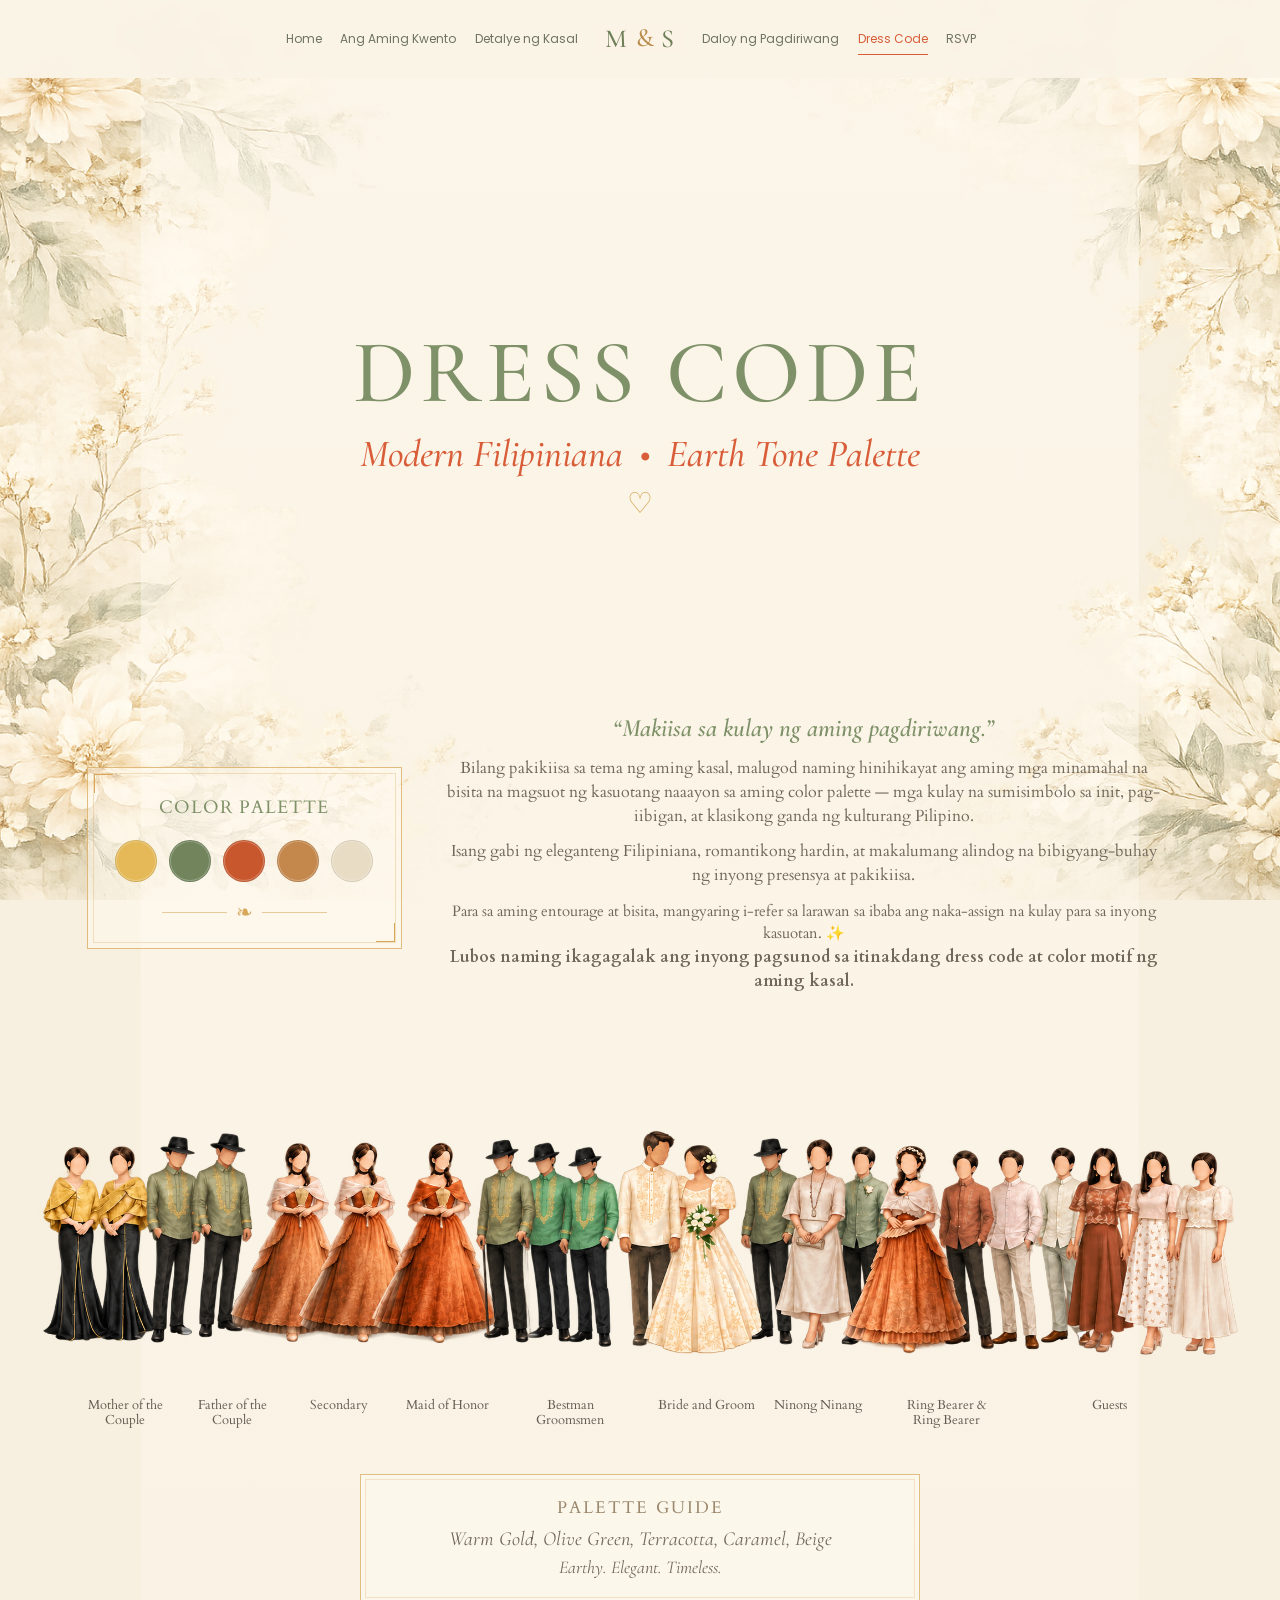
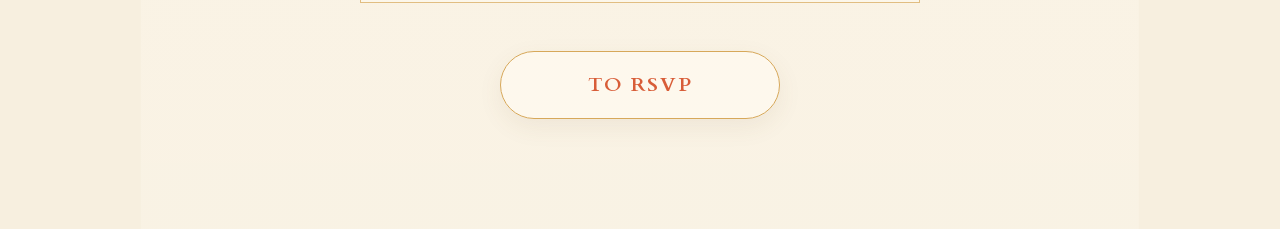
<file: dress-code.html>
<!DOCTYPE html>
<html lang="tl">

<head>
    <meta charset="UTF-8">

    <meta
        name="viewport"
        content="width=device-width, initial-scale=1.0"
    >

    <title>Dress Code | Mike & Sharmaine</title>

    <!-- Same wedding website font family -->
    <link rel="preconnect" href="https://fonts.googleapis.com">
    <link
        rel="preconnect"
        href="https://fonts.gstatic.com"
        crossorigin
    >

    <link
        href="https://fonts.googleapis.com/css2?family=Ballet&family=Cardo:wght@400;700&family=Cormorant+Garamond:ital,wght@0,400;0,500;0,600;1,400&family=Playfair+Display:wght@400;500;600&family=Poppins:wght@300;400;500&display=swap"
        rel="stylesheet"
    >

    <link rel="stylesheet" href="dress-code.css">
</head>


<body class="dress-code-page">


    <!-- =====================================================
         SHARED WEDDING HEADER
    ====================================================== -->

    <header class="wedding-header">

        <button
            class="menu-toggle"
            id="menuToggle"
            type="button"
            aria-label="Open navigation"
            aria-expanded="false"
        >
            <span></span>
            <span></span>
            <span></span>
        </button>

        <!-- DESKTOP HORIZONTAL NAVIGATION -->
        <nav class="desktop-menu desktop-menu-left" aria-label="Main wedding navigation">
            <a href="index.html">Home</a>
            <a href="kwento.html">Ang Aming Kwento</a>
            <a href="detalye.html">Detalye ng Kasal</a>
        </nav>

        <!-- CENTER MONOGRAM -->

        <a
            href="index.html"
            class="monogram"
            aria-label="Mike and Sharmaine"
        >
            M <span>&amp;</span> S
        </a>

        <nav class="desktop-menu desktop-menu-right" aria-label="More wedding pages">
            <a href="daloy.html">Daloy ng Pagdiriwang</a>
            <a href="dress-code.html" class="active" aria-current="page">Dress Code</a>
            <a href="rsvp.html">RSVP</a>
        </nav>

    </header>



    <!-- =====================================================
         SIDEBAR NAVIGATION
    ====================================================== -->

    <aside
        class="site-sidebar"
        id="siteSidebar"
        aria-hidden="true"
    >

        <div class="sidebar-inner">


            <!-- SIDEBAR TOP -->

            <div class="sidebar-top">

                <div class="sidebar-monogram">
                    M <span>&amp;</span> S
                </div>

                <button
                    class="menu-close"
                    id="menuClose"
                    type="button"
                    aria-label="Close navigation"
                >
                    ×
                </button>

            </div>



            <!-- SIDEBAR INTRO -->

            <div class="sidebar-intro">

                <span>
                    MIKE &amp; SHARMAINE
                </span>

                <p>
                    Our wedding story
                </p>

            </div>



            <!-- SIDEBAR NAVIGATION -->

            <nav
                class="sidebar-nav"
                aria-label="Wedding navigation"
            >

                <a href="index.html">

                    <span class="nav-number">
                        01
                    </span>

                    <span>
                        Home
                    </span>

                </a>


                <a href="kwento.html">

                    <span class="nav-number">
                        02
                    </span>

                    <span>
                        Ang Aming Kwento
                    </span>

                </a>


                <a href="detalye.html">

                    <span class="nav-number">
                        03
                    </span>

                    <span>
                        Detalye ng Kasal
                    </span>

                </a>


                <a href="daloy.html">

                    <span class="nav-number">
                        04
                    </span>

                    <span>
                        Daloy ng Pagdiriwang
                    </span>

                </a>


                <a
                    href="dress-code.html"
                    class="active"
                >

                    <span class="nav-number">
                        05
                    </span>

                    <span>
                        Dress Code
                    </span>

                </a>


                <a
                    href="rsvp.html"
                    class="nav-rsvp"
                >

                    <span class="nav-number">
                        06
                    </span>

                    <span>
                        RSVP
                    </span>

                    <span class="nav-heart">
                        ♡
                    </span>

                </a>

            </nav>



            <!-- SIDEBAR FOOTER -->

            <div class="sidebar-bottom">

                <div class="sidebar-flower">
                    ❋
                </div>

                <p>

                    With love,<br>

                    <span>
                        Mike &amp; Sharmaine
                    </span>

                </p>

            </div>


        </div>

    </aside>



    <!-- SIDEBAR OVERLAY -->

    <div
        class="sidebar-overlay"
        id="sidebarOverlay"
        aria-hidden="true"
    ></div>



    <!-- =====================================================
         PAGE CONTENT
    ====================================================== -->

    <main class="dress-code-content">


        <!-- =================================================
             DRESS CODE HEADER
        ================================================== -->

        <section class="dress-code-title">


            <h1>

                <span>
                    DRESS
                </span>

                <strong>
                    CODE
                </strong>

            </h1>


            <p class="dress-code-script">

                Modern Filipiniana
                <span>•</span>
                Earth Tone Palette

            </p>


            <div class="title-heart">

                ♡

            </div>


        </section>



        <!-- =================================================
             INTRO + COLOR PALETTE
        ================================================== -->

        <section class="dress-code-intro">


            <!-- COLOR PALETTE -->

            <div class="palette-card">


                <div class="palette-title">

                    COLOR PALETTE

                </div>


                <div
                    class="palette-swatches"
                    aria-label="Wedding color palette"
                >

                    <span
                        class="swatch swatch-gold"
                        title="Warm Gold"
                    ></span>


                    <span
                        class="swatch swatch-olive"
                        title="Olive Green"
                    ></span>


                    <span
                        class="swatch swatch-terracotta"
                        title="Terracotta"
                    ></span>


                    <span
                        class="swatch swatch-caramel"
                        title="Caramel"
                    ></span>


                    <span
                        class="swatch swatch-beige"
                        title="Beige"
                    ></span>

                </div>


                <div class="palette-ornament">

                    <span></span>

                    <b>
                        ❧
                    </b>

                    <span></span>

                </div>


            </div>



            <!-- INTRODUCTION TEXT -->

            <div class="intro-copy">


                <p class="intro-quote">

                    “Makiisa sa kulay ng aming pagdiriwang.”

                </p>


                <p>

                    Bilang pakikiisa sa tema ng aming kasal,
                    malugod naming hinihikayat ang aming mga
                    minamahal na bisita na magsuot ng kasuotang
                    naaayon sa aming color palette — mga kulay
                    na sumisimbolo sa init, pag-iibigan, at
                    klasikong ganda ng kulturang Pilipino.

                </p>


                <p>

                    Isang gabi ng eleganteng Filipiniana,
                    romantikong hardin, at makalumang alindog
                    na bibigyang-buhay ng inyong presensya
                    at pakikiisa.

                </p>


                <p class="intro-note">

                    Para sa aming entourage at bisita,
                    mangyaring i-refer sa larawan sa ibaba
                    ang naka-assign na kulay para sa inyong
                    kasuotan. ✨

                </p>

                <p class="attire-reminder">
                    <strong>Lubos naming ikagagalak ang inyong pagsunod sa itinakdang dress code at color motif ng aming kasal.</strong>
                </p>


            </div>


        </section>



        <!-- =================================================
             OUTFIT ARTWORK
        ================================================== -->

        <section class="outfit-section">


            <div class="outfit-artwork-wrap">


                <!-- ORIGINAL OUTFIT IMAGE -->

                <img
                    src="dress-code-outfits.png"
                    class="outfit-artwork"
                    alt="Dress code outfit guide for the wedding entourage and guests"
                >


                <!-- =================================================
                     HTML LABELS
                ================================================== -->

                <div
                    class="outfit-labels"
                    aria-label="Dress code assignments"
                >


                    <!-- MOTHER -->

                    <div class="outfit-label label-mother">

                        Mother of the<br>
                        Couple

                    </div>


                    <!-- FATHER -->

                    <div class="outfit-label label-father">

                        Father of the<br>
                        Couple

                    </div>


                    <!-- SECONDARY -->

                    <div class="outfit-label label-secondary">

                        Secondary

                    </div>


                    <!-- MAID -->

                    <div class="outfit-label label-maid">

                        Maid of Honor

                    </div>


                    <!-- BESTMAN -->

                    <div class="outfit-label label-bestman">

                        Bestman<br>
                        Groomsmen

                    </div>


                    <!-- COUPLE -->

                    <div class="outfit-label label-couple">

                        Bride and Groom

                    </div>


                    <!-- NINONG / NINANG -->

                    <div class="outfit-label label-ninong">

                        Ninong Ninang

                    </div>


                    <!-- RING BEARER -->

                    <div class="outfit-label label-ring">

                        Ring Bearer &amp;<br>
                        Ring Bearer

                    </div>


                    <!-- GUESTS -->

                    <div class="outfit-label label-guests">

                        Guests

                    </div>


                </div>


            </div>


        </section>



        <!-- =================================================
             PALETTE GUIDE
        ================================================== -->

        <section class="palette-guide">


            <div class="palette-guide-inner">


                <div class="guide-title">

                    PALETTE GUIDE

                </div>


                <p>

                    Warm Gold, Olive Green,
                    Terracotta, Caramel, Beige

                </p>


                <em>

                    Earthy. Elegant. Timeless.

                </em>


            </div>


        </section>



        <!-- =================================================
             NEXT PAGE
        ================================================== -->

        <div class="next-page">


            <a
                href="rsvp.html"
                class="next-button"
            >

                TO RSVP

            </a>


        </div>


    </main>



    <!-- =====================================================
         SIDEBAR JAVASCRIPT
    ====================================================== -->

    <script>

        const menuToggle =
            document.getElementById("menuToggle");

        const menuClose =
            document.getElementById("menuClose");

        const siteSidebar =
            document.getElementById("siteSidebar");

        const sidebarOverlay =
            document.getElementById("sidebarOverlay");



        function openMenu() {

            siteSidebar.classList.add("open");

            sidebarOverlay.classList.add("active");

            siteSidebar.setAttribute(
                "aria-hidden",
                "false"
            );

            menuToggle.setAttribute(
                "aria-expanded",
                "true"
            );

            document.body.classList.add(
                "menu-open"
            );

        }



        function closeMenu() {

            siteSidebar.classList.remove("open");

            sidebarOverlay.classList.remove("active");

            siteSidebar.setAttribute(
                "aria-hidden",
                "true"
            );

            menuToggle.setAttribute(
                "aria-expanded",
                "false"
            );

            document.body.classList.remove(
                "menu-open"
            );

        }



        menuToggle.addEventListener(
            "click",
            openMenu
        );


        menuClose.addEventListener(
            "click",
            closeMenu
        );


        sidebarOverlay.addEventListener(
            "click",
            closeMenu
        );



        document
            .querySelectorAll(".sidebar-nav a")
            .forEach(link => {

                link.addEventListener(
                    "click",
                    closeMenu
                );

            });

    </script>


</body>

</html>
</file>
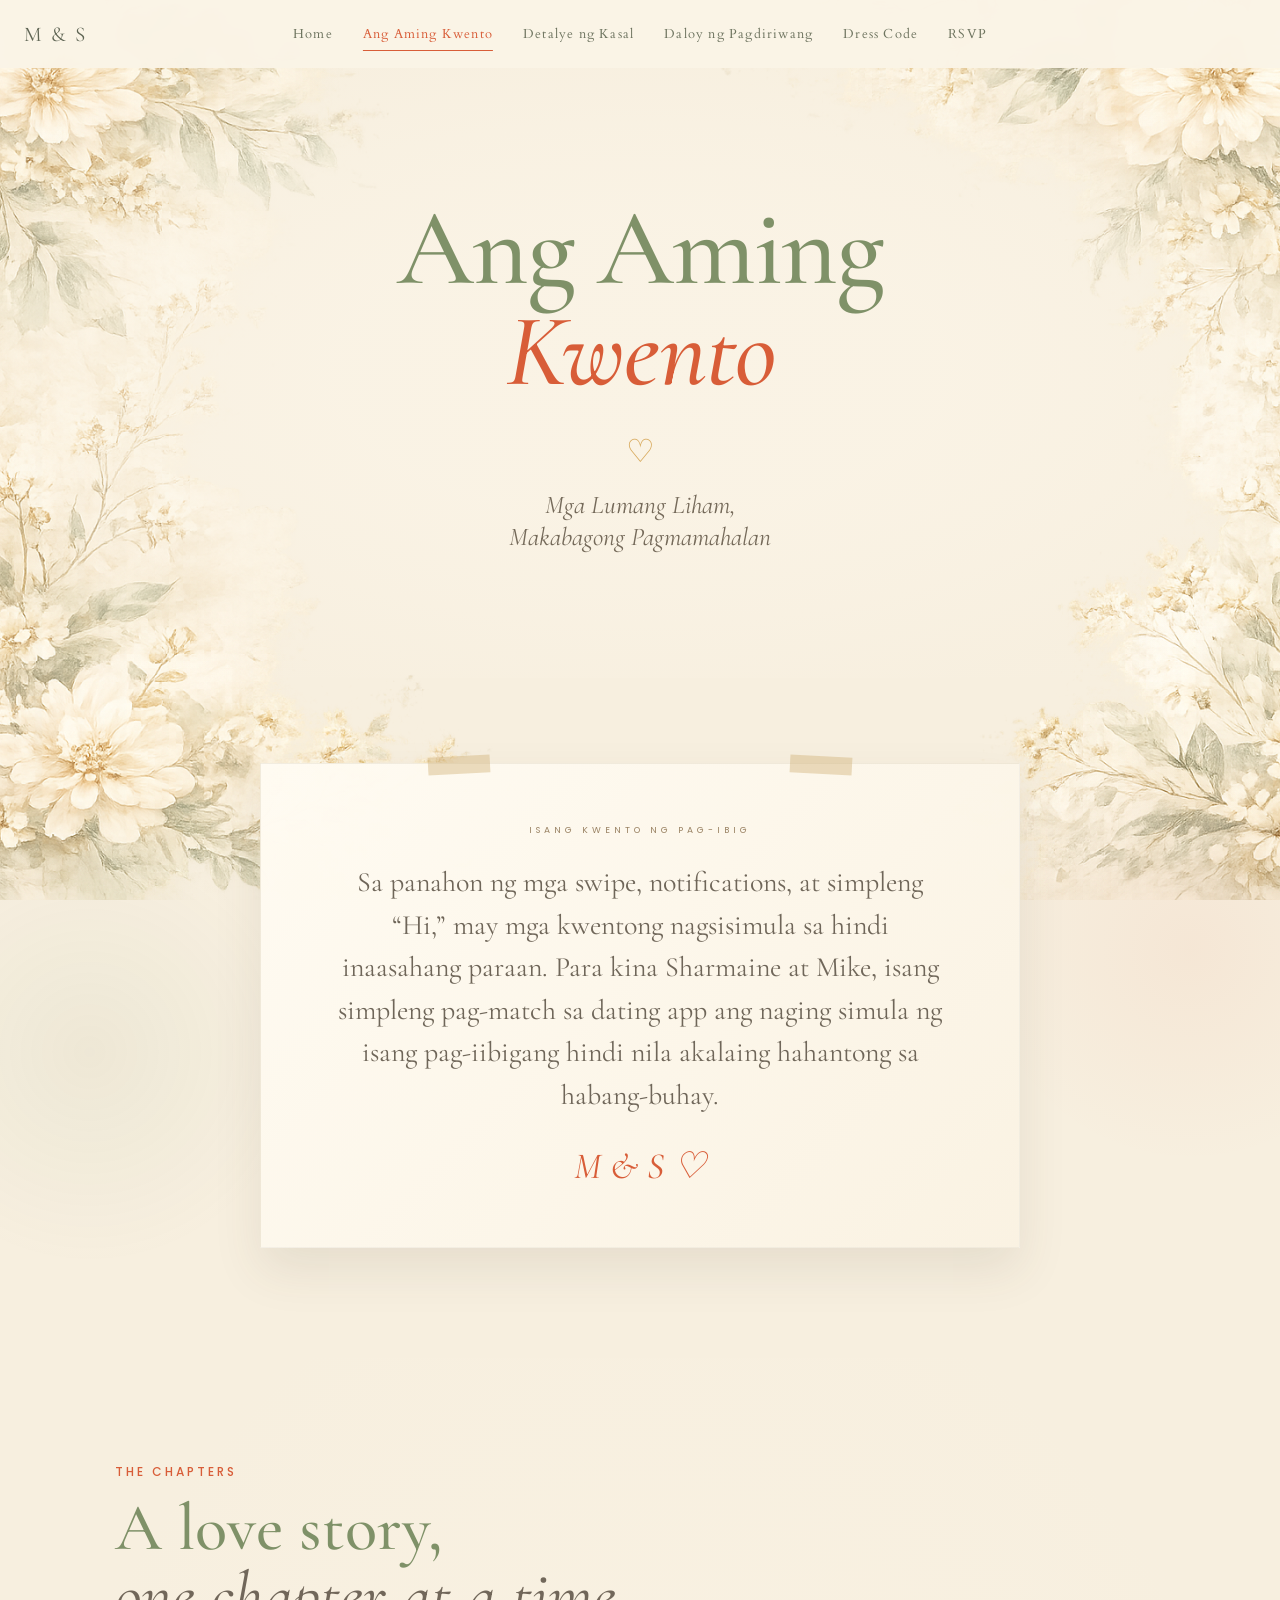
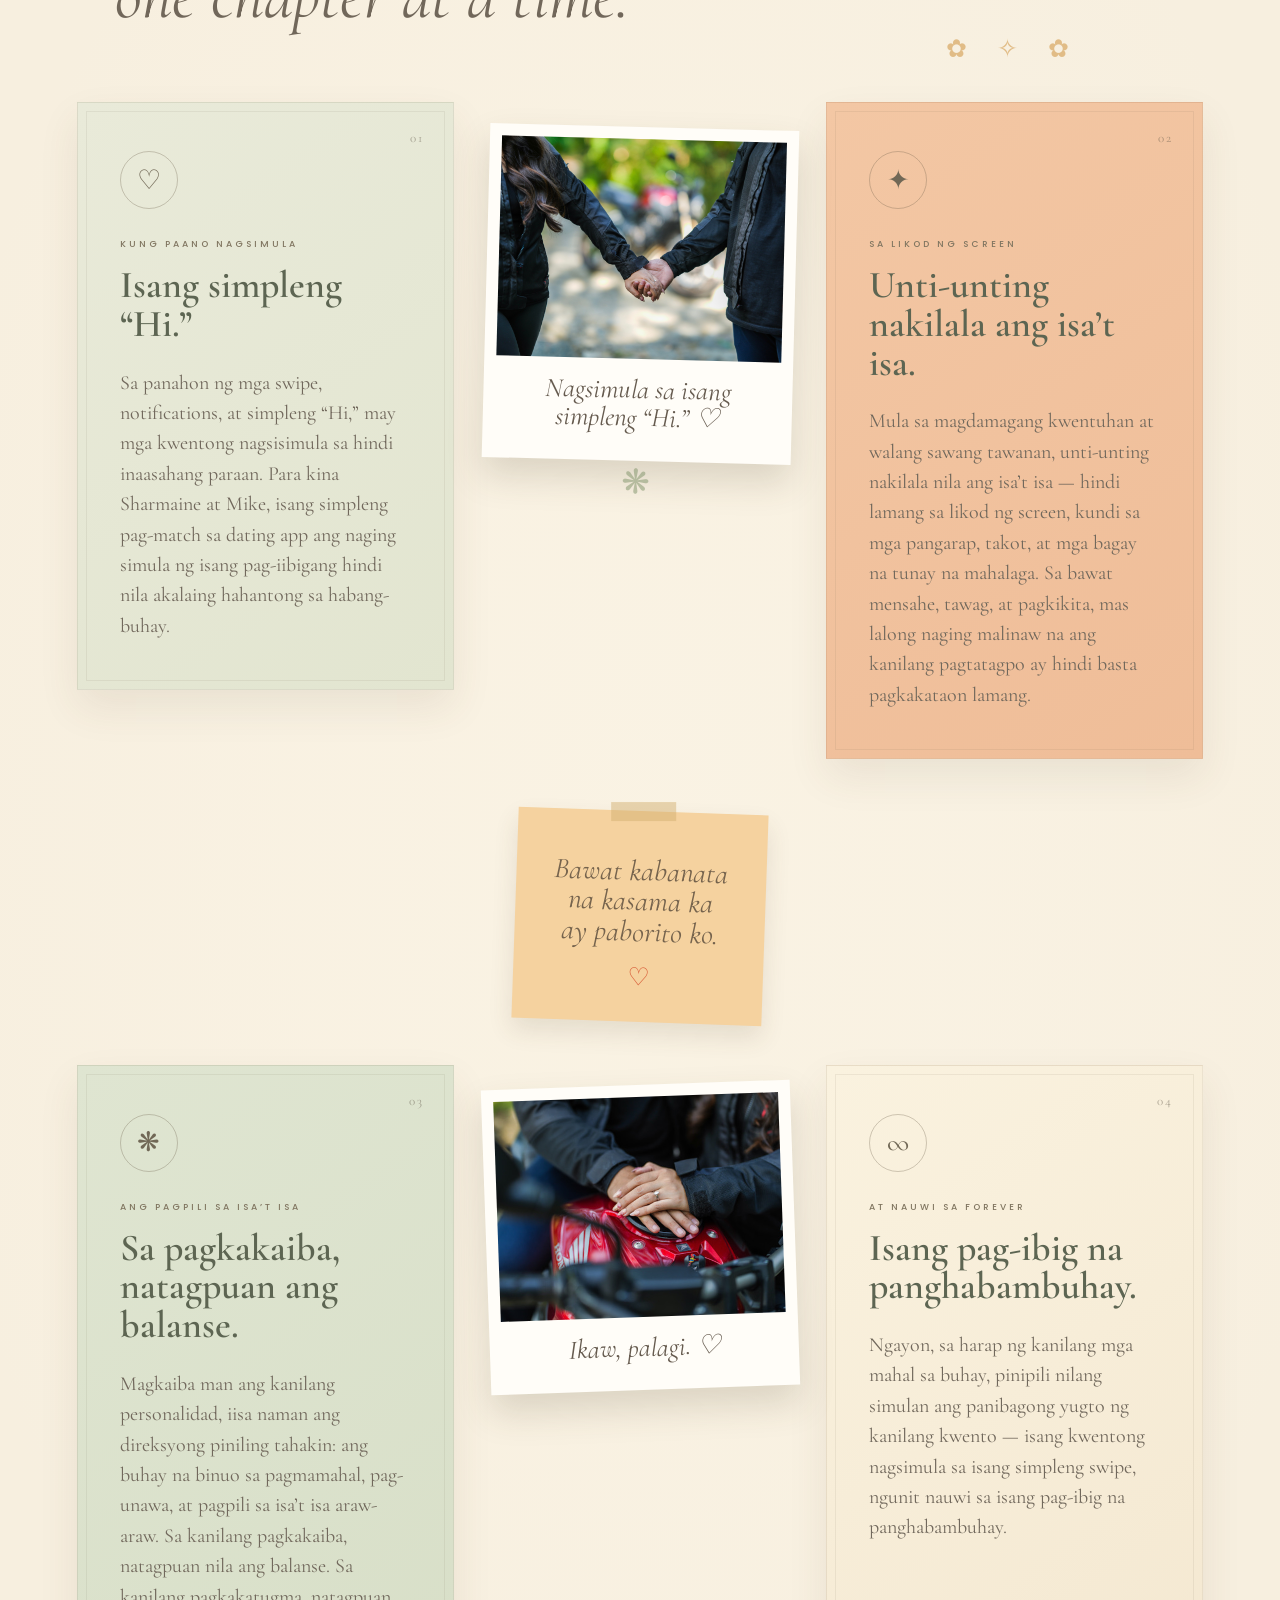
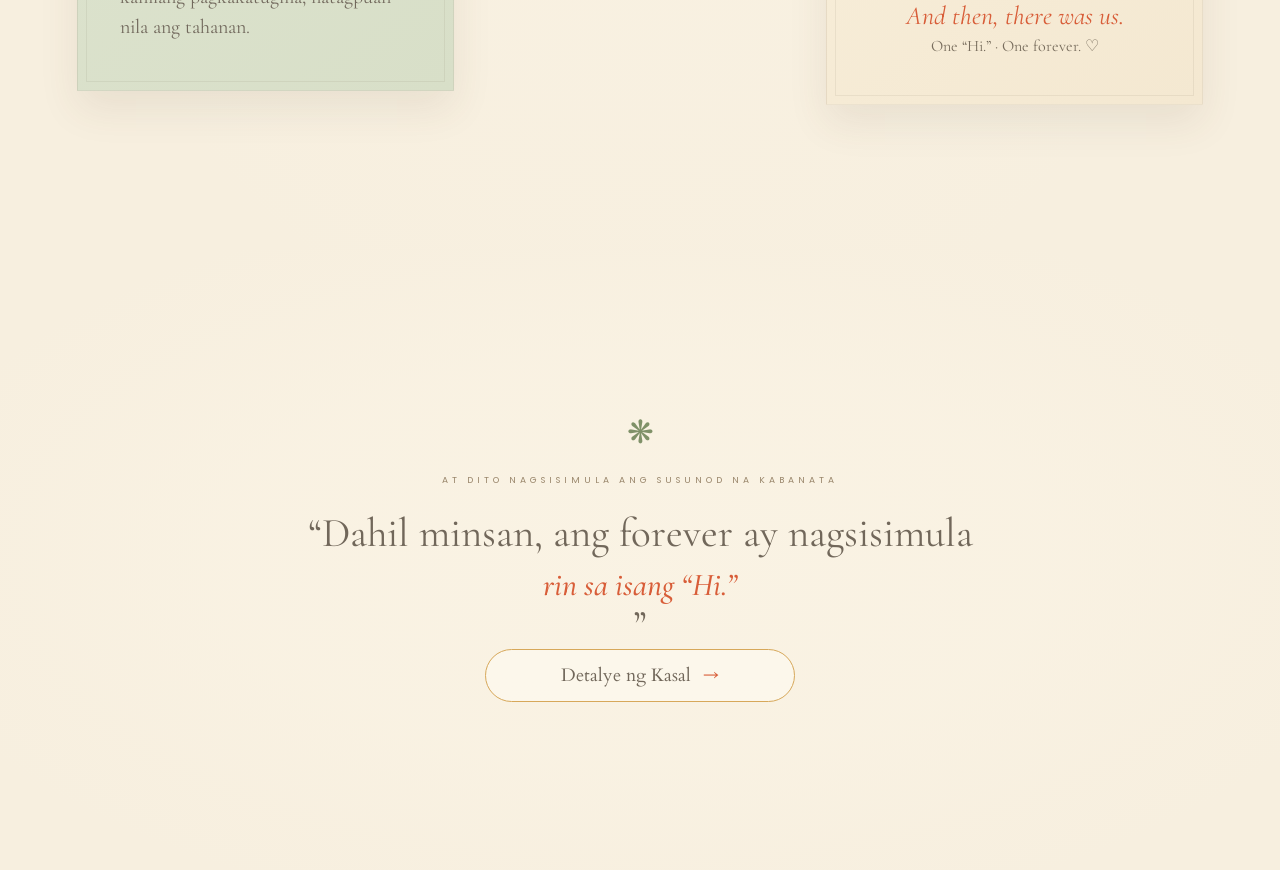
<file: kwento(6).html>
<!DOCTYPE html>
<html lang="tl">
<head>
  <meta charset="UTF-8">
  <meta name="viewport" content="width=device-width, initial-scale=1.0">
  <title>Ang Aming Kwento | Mike & Sharmaine</title>

  <link rel="preconnect" href="https://fonts.googleapis.com">
  <link rel="preconnect" href="https://fonts.gstatic.com" crossorigin>
  <link href="https://fonts.googleapis.com/css2?family=Allura&family=Cardo:wght@400;700&family=Cormorant+Garamond:ital,wght@0,400;0,500;0,600;1,400;1,500&family=Poppins:wght@300;400;500;600&display=swap" rel="stylesheet">

  <link rel="stylesheet" href="kwento.css">
</head>

<body class="kwento-page">

  <header class="kw-nav">
    <a class="kw-brand" href="index.html">M & S</a>

    <nav aria-label="Wedding navigation">
      <a href="index.html">Home</a>
      <a href="kwento.html" class="active">Ang Aming Kwento</a>
      <a href="detalye.html">Detalye ng Kasal</a>
      <a href="daloy.html">Daloy ng Pagdiriwang</a>
      <a href="dress-code.html">Dress Code</a>
      <a href="rsvp.html">RSVP</a>
    </nav>
  </header>

  <main>

    <!-- HERO -->
    <section class="kw-hero">
      <div class="hero-flower flower-left" aria-hidden="true">✿</div>
      <div class="hero-flower flower-right" aria-hidden="true">❋</div>

      <p class="eyebrow">SECTION 02 · OUR STORY</p>

      <h1>
        Ang Aming
        <span>Kwento</span>
      </h1>

      <div class="hero-ornament" aria-hidden="true">
        <span></span>
        ♡
        <span></span>
      </div>

      <p class="hero-subtitle">
        Mga Lumang Liham,<br>
        Makabagong Pagmamahalan
      </p>
    </section>

    <!-- INTRO -->
    <section class="kw-intro">
      <div class="intro-paper">
        <span class="paper-label">ISANG KWENTO NG PAG-IBIG</span>
        <p>
          Sa panahon ng mga swipe, notifications, at simpleng “Hi,”
          may mga kwentong nagsisimula sa hindi inaasahang paraan.
          Para kina Sharmaine at Mike, isang simpleng pag-match sa dating app
          ang naging simula ng isang pag-iibigang hindi nila akalaing
          hahantong sa habang-buhay.
        </p>
        <span class="paper-signature">M &amp; S ♡</span>
      </div>
    </section>

    <!-- STORY -->
    <section class="story-section">

      <div class="story-heading">
        <span>THE CHAPTERS</span>
        <h2>A love story,<br><em>one chapter at a time.</em></h2>
      </div>

      <div class="story-grid">

        <!-- 01 -->
        <article class="story-card story-card-green">
          <div class="story-number">01</div>
          <div class="story-icon">♡</div>
          <p class="story-kicker">KUNG PAANO NAGSIMULA</p>
          <h3>Isang simpleng “Hi.”</h3>
          <p class="story-text">
            Sa panahon ng mga swipe, notifications, at simpleng “Hi,”
            may mga kwentong nagsisimula sa hindi inaasahang paraan.
            Para kina Sharmaine at Mike, isang simpleng pag-match sa dating app
            ang naging simula ng isang pag-iibigang hindi nila akalaing
            hahantong sa habang-buhay.
          </p>
        </article>

        <!-- PHOTO -->
        <figure class="story-photo photo-main">
          <img src="images/kwento-photo-1.jpg" alt="Mike at Sharmaine">
          <figcaption>
            Nagsimula sa isang<br>
            simpleng “Hi.” ♡
          </figcaption>
        </figure>

        <!-- 02 -->
        <article class="story-card story-card-peach">
          <div class="story-number">02</div>
          <div class="story-icon">✦</div>
          <p class="story-kicker">SA LIKOD NG SCREEN</p>
          <h3>Unti-unting nakilala ang isa’t isa.</h3>
          <p class="story-text">
            Mula sa magdamagang kwentuhan at walang sawang tawanan,
            unti-unting nakilala nila ang isa’t isa — hindi lamang sa likod
            ng screen, kundi sa mga pangarap, takot, at mga bagay na tunay
            na mahalaga. Sa bawat mensahe, tawag, at pagkikita, mas lalong
            naging malinaw na ang kanilang pagtatagpo ay hindi basta
            pagkakataon lamang.
          </p>
        </article>

        <!-- MEMORY NOTE -->
        <aside class="memory-note">
          <span class="tape"></span>
          <p>Bawat kabanata<br>na kasama ka<br>ay paborito ko.</p>
          <strong>♡</strong>
        </aside>

        <!-- 03 -->
        <article class="story-card story-card-sage">
          <div class="story-number">03</div>
          <div class="story-icon">❋</div>
          <p class="story-kicker">ANG PAGPILI SA ISA’T ISA</p>
          <h3>Sa pagkakaiba, natagpuan ang balanse.</h3>
          <p class="story-text">
            Magkaiba man ang kanilang personalidad, iisa naman ang direksyong
            piniling tahakin: ang buhay na binuo sa pagmamahal, pag-unawa,
            at pagpili sa isa’t isa araw-araw. Sa kanilang pagkakaiba,
            natagpuan nila ang balanse. Sa kanilang pagkakatugma,
            natagpuan nila ang tahanan.
          </p>
        </article>

        <!-- PHOTO 2 -->
        <figure class="story-photo photo-secondary">
          <img src="images/kwento-photo-2.jpg" alt="Mike at Sharmaine">
          <figcaption>Ikaw, palagi. ♡</figcaption>
        </figure>

        <!-- 04 -->
        <article class="story-card story-card-cream">
          <div class="story-number">04</div>
          <div class="story-icon">∞</div>
          <p class="story-kicker">AT NAUWI SA FOREVER</p>
          <h3>Isang pag-ibig na panghabambuhay.</h3>
          <p class="story-text">
            Ngayon, sa harap ng kanilang mga mahal sa buhay, pinipili nilang
            simulan ang panibagong yugto ng kanilang kwento — isang kwentong
            nagsimula sa isang simpleng swipe, ngunit nauwi sa isang pag-ibig
            na panghabambuhay.
          </p>
          <div class="mini-memory">
            <span>And then, there was us.</span>
            <small>One “Hi.” · One forever. ♡</small>
          </div>
        </article>

      </div>
    </section>

    <!-- CLOSING -->
    <section class="kw-closing">
      <div class="closing-botanical" aria-hidden="true">❋</div>
      <p class="closing-label">AT DITO NAGSISIMULA ANG SUSUNOD NA KABANATA</p>
      <h2>
        “Dahil minsan, ang forever ay nagsisimula
        <em>rin sa isang “Hi.”</em>”
      </h2>
      <div class="closing-line"></div>
      <p class="closing-names">Mike &amp; Sharmaine</p>
      <a href="detalye.html" class="next-button">Detalye ng Kasal <span>→</span></a>
    </section>

  </main>

</body>
</html>
</file>
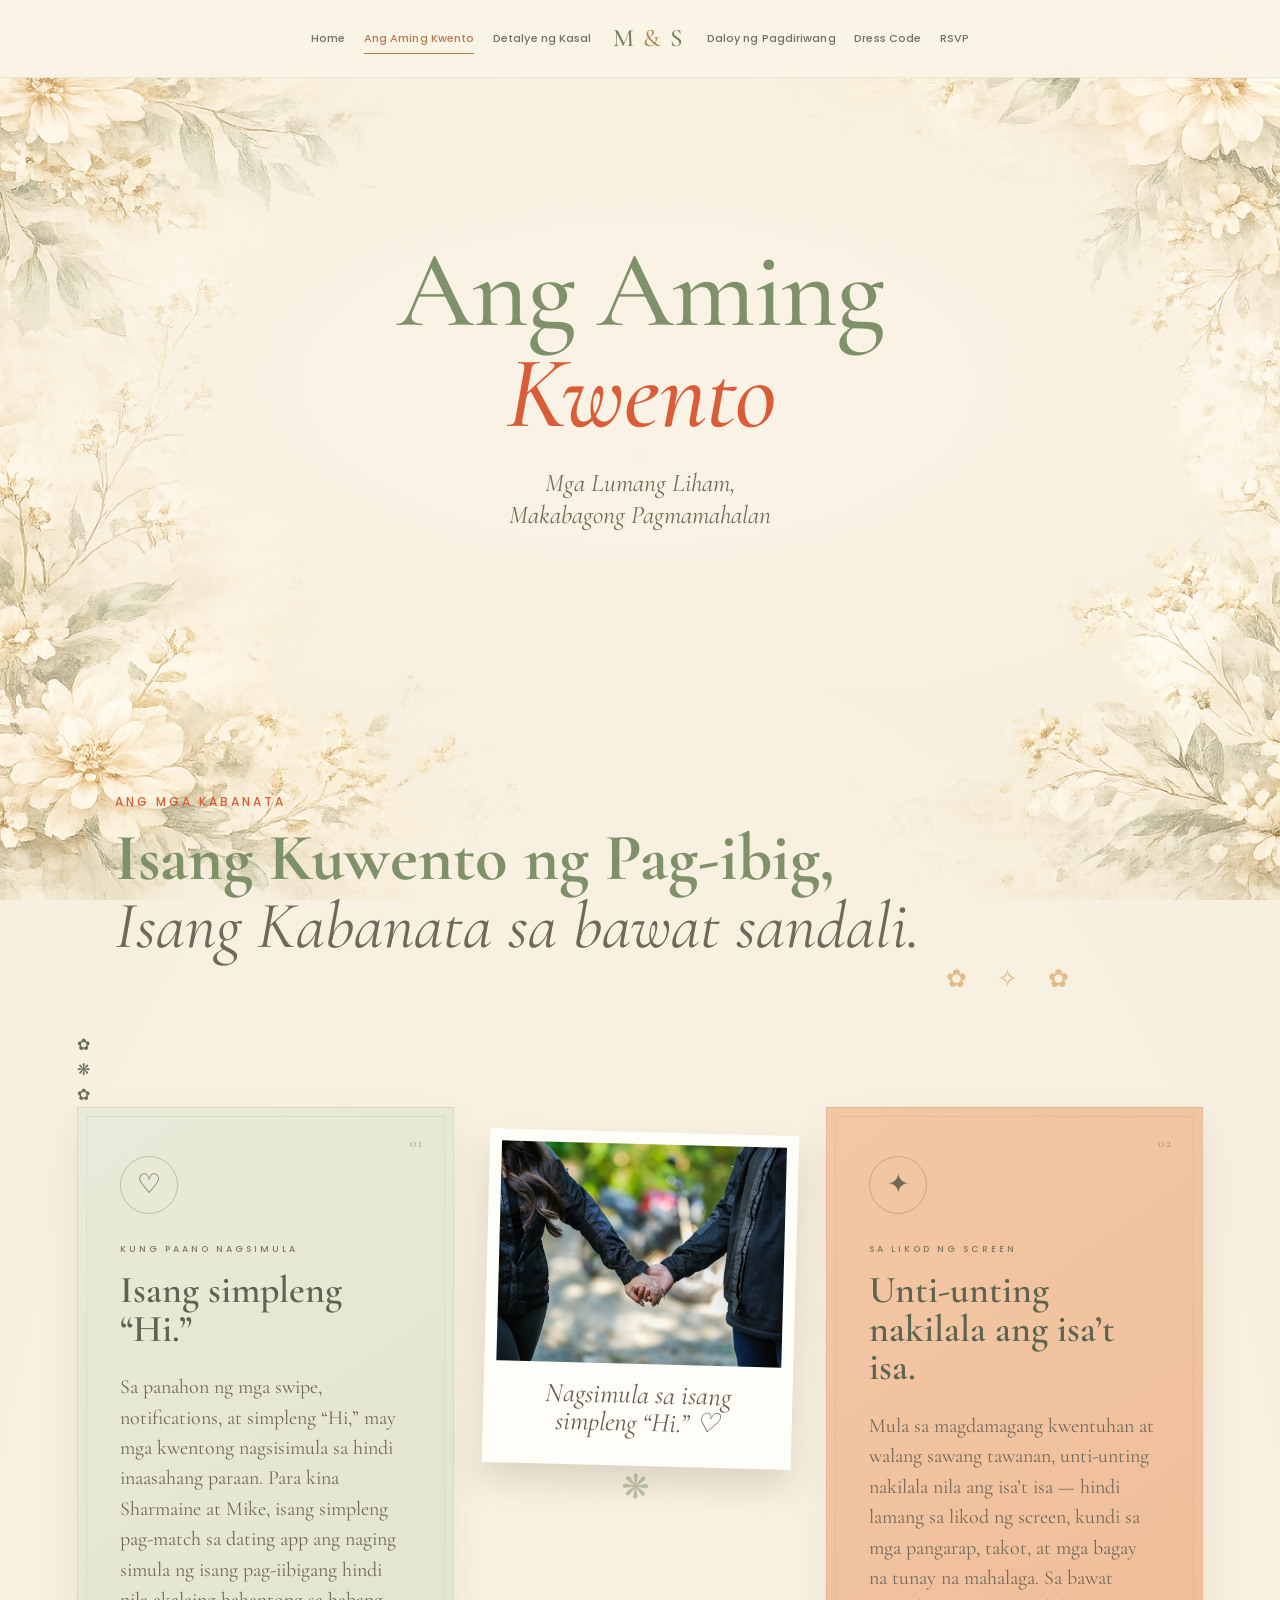
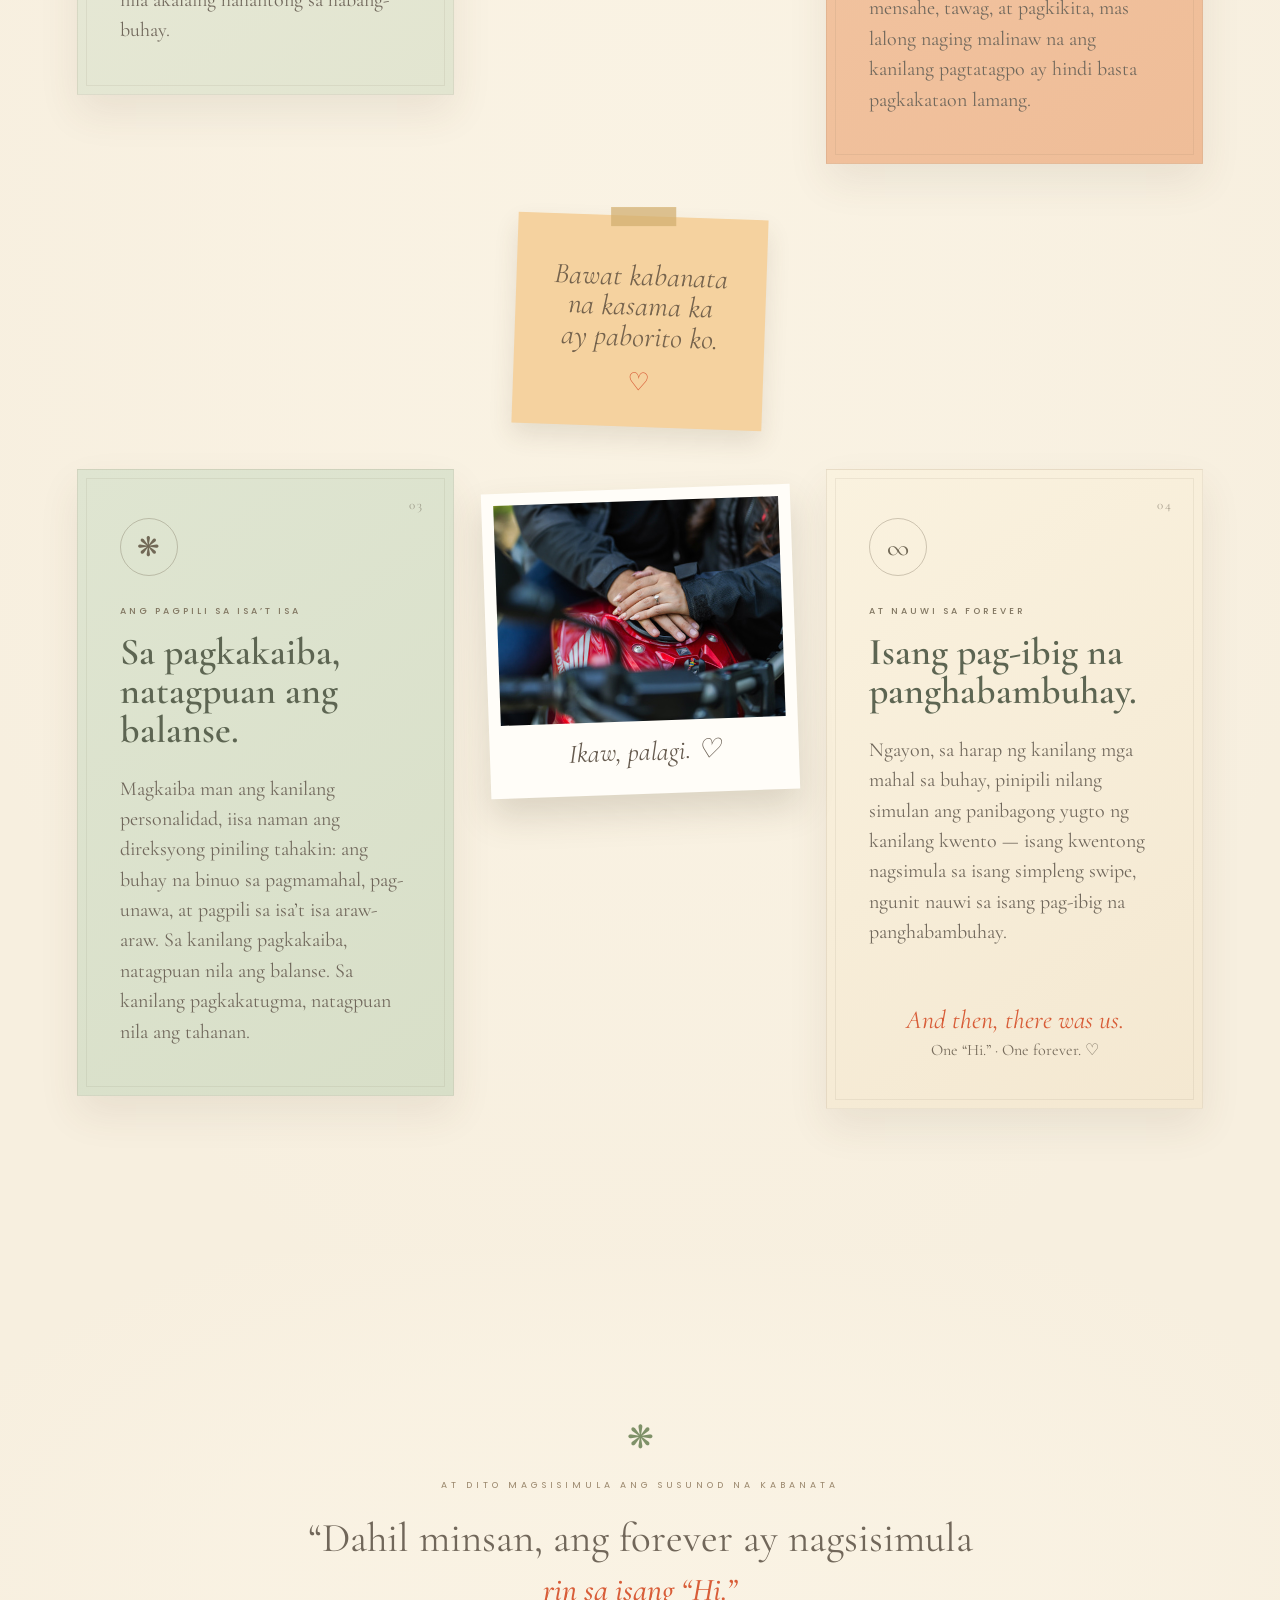
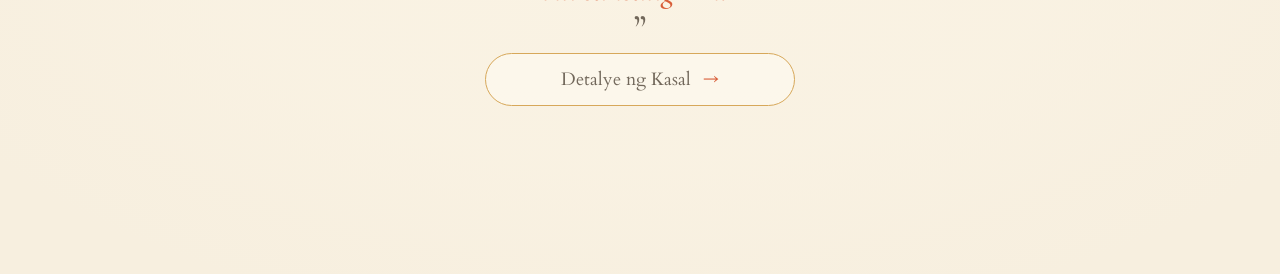
<file: kwento.html>
<!DOCTYPE html>
<html lang="tl">

<head>

    <meta charset="UTF-8">

    <meta
        name="viewport"
        content="width=device-width, initial-scale=1.0"
    >

    <title>Ang Aming Kwento | Mike & Sharmaine</title>


    <!-- ==============================
         GOOGLE FONTS
    =============================== -->

    <link rel="preconnect" href="https://fonts.googleapis.com">

    <link
        rel="preconnect"
        href="https://fonts.gstatic.com"
        crossorigin
    >

    <link
        href="https://fonts.googleapis.com/css2?family=Ballet&family=Cardo:wght@400;700&family=Cormorant+Garamond:ital,wght@0,400;0,500;0,600;1,400;1,500&family=Poppins:wght@300;400;500;600&display=swap"
        rel="stylesheet"
    >


    <!-- ==============================
         STYLES
    ============================== -->

    <link
        rel="stylesheet"
        href="kwento.css"
    >

    <link
        rel="stylesheet"
        href="navigation.css"
    >

</head>


<body class="kwento-page">


    <!-- =====================================================
         UNIVERSAL WEDDING NAVIGATION
    ====================================================== -->

    <header class="website-nav">

        <!-- Hamburger Button -->

        <button
            class="menu-toggle"
            id="menuToggle"
            type="button"
            aria-label="Open navigation menu"
            aria-expanded="false"
            aria-controls="weddingSidebar"
        >

            <span></span>
            <span></span>
            <span></span>

        </button>


        <!-- Desktop horizontal navigation -->
        <nav class="desktop-menu" aria-label="Main wedding navigation">
            <a href="index.html">Home</a>
            <a href="kwento.html" class="active" aria-current="page">Ang Aming Kwento</a>
            <a href="detalye.html">Detalye ng Kasal</a>
            <a href="index.html" class="desktop-monogram" aria-label="Mike and Sharmaine Home">M <span>&amp;</span> S</a>
            <a href="daloy.html">Daloy ng Pagdiriwang</a>
            <a href="dress-code.html">Dress Code</a>
            <a href="rsvp.html">RSVP</a>
        </nav>

        <!-- Center monogram retained for mobile -->
        <a
            href="index.html"
            class="nav-monogram"
            aria-label="Mike and Sharmaine Home"
        >
            M &amp; S
        </a>

    </header>



    <!-- =====================================================
         SIDEBAR NAVIGATION
    ====================================================== -->

    <aside
        class="wedding-sidebar"
        id="weddingSidebar"
        aria-hidden="true"
    >

        <div class="sidebar-inner">


            <!-- SIDEBAR HEADER -->

            <div class="sidebar-header">

                <span class="sidebar-eyebrow">
                    OUR WEDDING
                </span>


                <div class="sidebar-monogram">
                    M &amp; S
                </div>


                <p class="sidebar-subtitle">
                    Mike &amp; Sharmaine
                </p>

            </div>



            <!-- SIDEBAR MENU -->

            <nav
                class="sidebar-menu"
                aria-label="Wedding navigation"
            >


                <!-- HOME -->

                <a
                    href="index.html"
                    class="sidebar-link"
                >

                    <span class="sidebar-number">
                        01
                    </span>

                    <span>
                        Home
                    </span>

                </a>



                <!-- ANG AMING KWENTO -->

                <a
                    href="kwento.html"
                    class="sidebar-link active"
                >

                    <span class="sidebar-number">
                        02
                    </span>

                    <span>
                        Ang Aming Kwento
                    </span>

                </a>



                <!-- DETALYE NG KASAL -->

                <a
                    href="detalye.html"
                    class="sidebar-link"
                >

                    <span class="sidebar-number">
                        03
                    </span>

                    <span>
                        Detalye ng Kasal
                    </span>

                </a>



                <!-- DALOY NG PAGDIRIWANG -->

                <a
                    href="daloy.html"
                    class="sidebar-link"
                >

                    <span class="sidebar-number">
                        04
                    </span>

                    <span>
                        Daloy ng Pagdiriwang
                    </span>

                </a>



                <!-- DRESS CODE -->

                <a
                    href="dress-code.html"
                    class="sidebar-link"
                >

                    <span class="sidebar-number">
                        05
                    </span>

                    <span>
                        Dress Code
                    </span>

                </a>



                <!-- RSVP -->

                <a
                    href="rsvp.html"
                    class="sidebar-link"
                >

                    <span class="sidebar-number">
                        06
                    </span>

                    <span>
                        RSVP
                    </span>

                </a>


            </nav>



            <!-- SIDEBAR FOOTER -->

            <div class="sidebar-footer">

                <span>
                    ♡
                </span>

                <p>
                    With love,
                </p>

                <strong>
                    Mike &amp; Sharmaine
                </strong>

            </div>


        </div>

    </aside>



    <!-- SIDEBAR OVERLAY -->

    <div
        class="sidebar-overlay"
        id="sidebarOverlay"
        aria-hidden="true"
    ></div>



    <!-- =====================================================
         MAIN CONTENT
    ====================================================== -->

    <main>


        <!-- =================================================
             HERO — ANG AMING KWENTO
        ================================================== -->

        <section class="kw-hero">


            <div
                class="hero-floral hero-floral-left"
                aria-hidden="true"
            ></div>


            <div
                class="hero-floral hero-floral-right"
                aria-hidden="true"
            ></div>


            <div class="hero-content">



                <h1>

                    Ang Aming

                    <span>
                        Kwento
                    </span>

                </h1>


                <div
                    class="hero-heart"
                    aria-hidden="true"
                >
                    ♡
                </div>


                <p class="hero-subtitle">

                    Mga Lumang Liham,<br>
                    Makabagong Pagmamahalan

                </p>


            </div>

        </section>



        <!-- =================================================
             STORY / CHAPTERS
        ================================================== -->

        <section class="story-section">


            <!-- WATERCOLOUR FLORALS -->

            <div
                class="story-floral story-floral-top-left"
                aria-hidden="true"
            ></div>


            <div
                class="story-floral story-floral-top-right"
                aria-hidden="true"
            ></div>


            <div
                class="story-floral story-floral-bottom-left"
                aria-hidden="true"
            ></div>


            <div
                class="story-floral story-floral-bottom-right"
                aria-hidden="true"
            ></div>



            <div class="story-inner">


                <!-- STORY HEADING -->

                <div class="story-heading">


                    <span>
                        ANG MGA KABANATA
                    </span>


                    <h2>

                        <strong>
                            Isang Kuwento ng Pag-ibig,
                        </strong>

                        <em>
                            Isang Kabanata sa bawat sandali.
                        </em>

                    </h2>


                </div>



                <!-- DECORATIVE FLOWERS -->

                <div
                    class="floating-flower flower-one"
                    aria-hidden="true"
                >
                    ✿
                </div>


                <div
                    class="floating-flower flower-two"
                    aria-hidden="true"
                >
                    ❋
                </div>


                <div
                    class="floating-flower flower-three"
                    aria-hidden="true"
                >
                    ✿
                </div>



                <!-- =================================================
                     CHAPTER GRID
                ================================================== -->

                <div class="story-grid">


                    <!-- ==========================
                         CHAPTER 01
                    =========================== -->

                    <article class="story-card story-card-green">


                        <div class="story-number">
                            01
                        </div>


                        <div class="story-icon">
                            ♡
                        </div>


                        <p class="story-kicker">
                            KUNG PAANO NAGSIMULA
                        </p>


                        <h3>
                            Isang simpleng “Hi.”
                        </h3>


                        <p class="story-text">

                            Sa panahon ng mga swipe,
                            notifications, at simpleng “Hi,”
                            may mga kwentong nagsisimula
                            sa hindi inaasahang paraan.

                            Para kina Sharmaine at Mike,
                            isang simpleng pag-match sa dating
                            app ang naging simula ng isang
                            pag-iibigang hindi nila akalaing
                            hahantong sa habang-buhay.

                        </p>


                    </article>



                    <!-- ==========================
                         PHOTO 01
                    =========================== -->

                    <figure class="story-photo photo-main">


                        <div class="photo-frame">


                            <img
                                src="images/kwento-photo-1.jpg"
                                alt="Mike at Sharmaine"
                            >


                            <figcaption>

                                Nagsimula sa isang<br>
                                simpleng “Hi.” ♡

                            </figcaption>


                        </div>


                    </figure>



                    <!-- ==========================
                         CHAPTER 02
                    =========================== -->

                    <article class="story-card story-card-peach">


                        <div class="story-number">
                            02
                        </div>


                        <div class="story-icon">
                            ✦
                        </div>


                        <p class="story-kicker">
                            SA LIKOD NG SCREEN
                        </p>


                        <h3>
                            Unti-unting nakilala ang isa’t isa.
                        </h3>


                        <p class="story-text">

                            Mula sa magdamagang kwentuhan
                            at walang sawang tawanan,
                            unti-unting nakilala nila ang isa’t isa —
                            hindi lamang sa likod ng screen,
                            kundi sa mga pangarap, takot,
                            at mga bagay na tunay na mahalaga.

                            Sa bawat mensahe, tawag, at pagkikita,
                            mas lalong naging malinaw na ang
                            kanilang pagtatagpo ay hindi basta
                            pagkakataon lamang.

                        </p>


                    </article>



                    <!-- ==========================
                         MEMORY NOTE
                    =========================== -->

                    <aside class="memory-note">


                        <span class="tape tape-left"></span>

                        <span class="tape tape-right"></span>


                        <p>

                            Bawat kabanata<br>
                            na kasama ka<br>
                            ay paborito ko.

                        </p>


                        <strong>
                            ♡
                        </strong>


                    </aside>



                    <!-- ==========================
                         CHAPTER 03
                    =========================== -->

                    <article class="story-card story-card-sage">


                        <div class="story-number">
                            03
                        </div>


                        <div class="story-icon">
                            ❋
                        </div>


                        <p class="story-kicker">
                            ANG PAGPILI SA ISA’T ISA
                        </p>


                        <h3>
                            Sa pagkakaiba, natagpuan ang balanse.
                        </h3>


                        <p class="story-text">

                            Magkaiba man ang kanilang
                            personalidad, iisa naman ang
                            direksyong piniling tahakin:
                            ang buhay na binuo sa pagmamahal,
                            pag-unawa, at pagpili sa isa’t isa
                            araw-araw.

                            Sa kanilang pagkakaiba,
                            natagpuan nila ang balanse.

                            Sa kanilang pagkakatugma,
                            natagpuan nila ang tahanan.

                        </p>


                    </article>



                    <!-- ==========================
                         PHOTO 02
                    =========================== -->

                    <figure class="story-photo photo-secondary">


                        <div class="photo-frame">


                            <img
                                src="images/kwento-photo-2.jpg"
                                alt="Mike at Sharmaine"
                            >


                            <figcaption>
                                Ikaw, palagi. ♡
                            </figcaption>


                        </div>


                    </figure>



                    <!-- ==========================
                         CHAPTER 04
                    =========================== -->

                    <article class="story-card story-card-cream">


                        <div class="story-number">
                            04
                        </div>


                        <div class="story-icon">
                            ∞
                        </div>


                        <p class="story-kicker">
                            AT NAUWI SA FOREVER
                        </p>


                        <h3>
                            Isang pag-ibig na panghabambuhay.
                        </h3>


                        <p class="story-text">

                            Ngayon, sa harap ng kanilang mga
                            mahal sa buhay, pinipili nilang
                            simulan ang panibagong yugto
                            ng kanilang kwento — isang kwentong
                            nagsimula sa isang simpleng swipe,
                            ngunit nauwi sa isang pag-ibig
                            na panghabambuhay.

                        </p>


                        <div class="mini-memory">


                            <span>
                                And then, there was us.
                            </span>


                            <small>
                                One “Hi.” · One forever. ♡
                            </small>


                        </div>


                    </article>


                </div>

            </div>

        </section>



        <!-- =================================================
             CLOSING
        ================================================== -->

        <section class="kw-closing">


            <div
                class="closing-floral closing-floral-left"
                aria-hidden="true"
            ></div>


            <div
                class="closing-floral closing-floral-right"
                aria-hidden="true"
            ></div>


            <div class="closing-content">


                <div
                    class="closing-botanical"
                    aria-hidden="true"
                >
                    ❋
                </div>


                <p class="closing-label">
                    AT DITO MAGSISIMULA ANG SUSUNOD NA KABANATA
                </p>


                <h2>

                    “Dahil minsan, ang forever ay nagsisimula

                    <em>
                        rin sa isang “Hi.”
                    </em>”

                </h2>


                <div class="closing-line"></div>



                <a
                    href="detalye.html"
                    class="next-button"
                >

                    Detalye ng Kasal

                    <span>
                        →
                    </span>

                </a>


            </div>


        </section>


    </main>



    <!-- =====================================================
         NAVIGATION JAVASCRIPT
    ====================================================== -->

    <script src="app.js"></script>


</body>

</html>
</file>
<file: style.css>
/* ===========================
   Mike & Sharmaine Wedding
   =========================== */

*{
    margin:0;
    padding:0;
    box-sizing:border-box;
}

html{
    scroll-behavior:smooth;
}

body{

    font-family:'Poppins',sans-serif;

    background:url("https://drive.google.com/thumbnail?id=1UcI9t8dui6gu9zDNdLLfxR3sNdBYcSqt&sz=w2000") center center/cover no-repeat fixed;

    min-height:100vh;

    color:#555;
}


/* Soft overlay */

.background{

    min-height:100vh;

    background:rgba(255,248,238,.70);

    display:flex;

    justify-content:center;

    align-items:center;

    padding:40px 20px;

}


/* Card */

.card{

    position:relative;

    overflow:hidden;

    background:#FFFCF8;

    border-radius:40px;

    box-shadow:
0 8px 25px rgba(90,75,40,.08),
0 30px 70px rgba(90,75,40,.10),
0 1px 0 rgba(255,255,255,.9) inset;

padding:90px 70px 70px;
   
        width:min(100%,760px);


}

.card::before{

    content:"";

    position:absolute;

    inset:20px;

    border:1px solid rgba(214,193,157,.28);

    border-radius:28px;

    pointer-events:none;

}

/* Typography */

h1{

    font-family:'Playfair Display',serif;

    color:#6F7D57;

font-size:clamp(2.5rem, 6vw, 3.8rem);
   
    font-weight:600;

    text-align:center;

    line-height:1.05;

    letter-spacing:.5px;

    margin:0 0 12px;

    text-shadow:
        0 2px 10px rgba(126,142,101,.08);

}

h2{

    font-family:'Cormorant Garamond',serif;

font-size:clamp(1.9rem, 4vw, 2.5rem);
   
    font-weight:500;

    color:#B38B59;

    text-align:center;

    letter-spacing:2px;

    margin-bottom:32px;

}

h3{

    font-family:'Cormorant Garamond',serif;

    color:#777;

font-size:clamp(1.35rem, 3vw, 1.8rem);
   
    text-align:center;

}

p{

    text-align:center;

    font-size:clamp(.98rem,2vw,1.1rem);

    line-height:1.8;

    color:#666;

    margin:0 0 18px;

}


/* Inputs */

input{
    display:block;
    width:100%;
    padding:22px 30px;
    margin:12px 0 10px;
    border-radius:999px;

    border:1px solid rgba(210,200,180,.8);
    background:rgba(255,255,255,.85);
    font-size:1.2rem;
    transition:.3s;
}

input:focus{

    outline:none;

    border-color:#A5B28B;

    box-shadow:
        0 0 0 5px rgba(126,142,101,.12);

}


/* Buttons */

button{

    margin-top:0;

    width:100%;

    min-height:56px;

    padding:18px 24px;

    background:linear-gradient(
        180deg,
        #A3B186,
        #87996A
    );

    color:#fff;

    border:none;

    border-radius:999px;

    font-weight:700;

font-size:clamp(1rem,2vw,1.1rem);
   
    letter-spacing:.3px;

    cursor:pointer;

    transition:
        transform .2s ease,
        box-shadow .3s ease,
        background .3s ease;

    box-shadow:
        0 12px 28px rgba(126,142,101,.25);

    -webkit-tap-highlight-color: transparent;

}

button:hover{

    transform:translateY(-2px);

    box-shadow:
        0 16px 34px rgba(126,142,101,.30);

    background:linear-gradient(
        180deg,
        #AAB98C,
        #7F9265
    );

}
button:active{

    transform:scale(.98);

}

button:disabled{

    opacity:.7;

    cursor:not-allowed;

    transform:none;

    box-shadow:
        0 8px 18px rgba(126,142,101,.18);

}
/* Divider */

.divider{

    margin:40px 0;

    border-top:1px solid #e9e2d8;

}


/* Footer */

.footer{

    text-align:center;

    margin-top:25px;

    color:#777;

    line-height:2;

}



/* ===========================
   Guest Card
=========================== */

.guest-card{

    display:flex;
    align-items:center;
    gap:22px;

    padding:24px;
    margin-top:22px;

    border-radius:24px;

    background:#FCFCFB;

    border:2px solid transparent;

    cursor:default;

    transition:
        transform .25s ease,
        box-shadow .30s ease,
        border-color .30s ease,
        background .30s ease;

}

.guest-card:hover{

    transform:none;

    box-shadow: 0 16px 30px rgba(126,142,101,.10);

}

.guest-icon{

    width:clamp(52px,9vw,64px);

    height:clamp(52px,9vw,64px);

    font-size:clamp(18px,3vw,22px);

}

.guest-details{

    flex:1;

    display:flex;

    flex-direction:column;

    gap:6px;

}

.guest-details h3{

    font-size:clamp(1.4rem,3vw,1.8rem);

}


/* Mobile */

@media (max-width:768px){

    .card{
    padding:40px 24px;
    }

    input,
    textarea{
        font-size:16px;
    }


}
.field-label{
    display:block;
    margin:18px 0 8px;
    text-align:left;
    font-weight:600;
    color:#666;
}

textarea{
    width:100%;
    min-height:140px;
    padding:18px 22px;
    border:1px solid #ddd;
    border-radius:28px;
    font-size:16px;
    font-family:'Poppins',sans-serif;
    resize:none;
    margin-bottom:24px;
    box-sizing:border-box;
}

textarea:focus{
    outline:none;
    border-color:#7E8E65;
    box-shadow:0 0 0 4px rgba(126,142,101,.15);

   }

/* ===========================
   Attendance Toggle
=========================== */

.attendance-toggle{

    display:flex;

    align-items:center;

    gap:16px;

}

.status{

    width:110px;

    text-align:center;

    font-size:14px;

    color:#777;

    line-height:1.3;

}

.status.on{

    color:#7E8E65;

    font-weight:700;

}

.switch{

    position:relative;
    display:inline-block;
    width:64px;
    height:34px;

}

.switch input{

    opacity:0;
    width:0;
    height:0;

}

.slider{

    position:absolute;
    cursor:pointer;
    top:0;
    left:0;
    right:0;
    bottom:0;

    background:#d7d7d7;

    transition:.3s;

    border-radius:40px;

}

.slider:before{

    position:absolute;
    content:"";

    height:26px;
    width:26px;

    left:4px;
    bottom:4px;

    background:white;

    transition:.3s;

    border-radius:50%;

}

.switch input:checked + .slider{

    background:#7E8E65;

}

.switch input:checked + .slider:before{

    transform:translateX(30px);

}
.attendance-text{

    font-size:16px;

    font-weight:600;

    color:#7E8E65;

    transition:.25s;

}
/* ===========================
   Loading Overlay
=========================== */

.loading-overlay{

    position:fixed;

    inset:0;

    background:rgba(255,248,238,.92);

    display:none;

    justify-content:center;

    align-items:center;

    z-index:9999;

}

.loading-card{

    text-align:center;

}

.loading-card h2{

    margin-top:20px;

    color:#7E8E65;

}

.loading-card p{

    margin-top:10px;

}

.ring{

    width:70px;

    height:70px;

    border:6px solid #e5dfd4;

    border-top:6px solid #7E8E65;

    border-radius:50%;

    margin:auto;

    animation:spin .8s linear infinite;

}

@keyframes spin{

    from{
        transform:rotate(0deg);
    }

    to{
        transform:rotate(360deg);
    }

}

#app{

    position:relative;

    z-index:2;

    max-width:720px;

    margin:auto;

    animation:fadeUp .8s ease;
    transition:opacity .3s ease, transform .3s ease;

}
@keyframes fadeUp{

from{

opacity:0;

transform:translateY(25px);

}

to{

opacity:1;

transform:translateY(0);

}

}
/* ===========================
   Elegant Gold Divider
=========================== */

.gold-divider{
    display:flex;
    align-items:center;
    justify-content:center;
    gap:18px;
    margin:32px 0;
}

.gold-divider::before,
.gold-divider::after{
    content:"";
    flex:1;
    height:1px;

    background:linear-gradient(
        to right,
        transparent,
        #e3d6c0,
        transparent
    );
}

.gold-divider span{

    width:34px;
    height:34px;

    display:flex;
    align-items:center;
    justify-content:center;

    border-radius:50%;

    background:#fffdf9;

    border:1px solid #eadcc8;

    color:#C5A067;

    font-size:14px;

    box-shadow:0 4px 12px rgba(0,0,0,.05);

}
/* ===========================
   Wedding Countdown
=========================== */

.countdown{

    text-align:center;

    margin:28px 0 28px;

}

.count-number{

    font-family:'Playfair Display',serif;

font-size:clamp(3rem,9vw,5rem);
   
    font-weight:700;

    line-height:1;

    letter-spacing:-2px;

    color:#7E8E65;

    text-shadow:
        0 2px 10px rgba(126,142,101,.08);

}

.count-label{

    margin-top:8px;

    color:#8E8E8E;

    letter-spacing:4px;

    text-transform:uppercase;

    font-size:13px;

}

/* ===========================
   Floating Watercolor Petals
=========================== */

#petals{

    position:fixed;

    inset:0;

    overflow:hidden;

    pointer-events:none;

    z-index:9999;

}

.petal{

    position:absolute;

    top:-80px;

    will-change:transform;

    animation:petalFall linear forwards;

    filter:drop-shadow(0 6px 12px rgba(0,0,0,.08));

}

@keyframes petalFall{

    0%{

        transform:
            translateY(-80px)
            translateX(0)
            rotate(0deg);

        opacity:0;

    }

    10%{

        opacity:.8;

    }

    50%{

        transform:
            translateY(45vh)
            translateX(calc(var(--drift) * 0.35))
            rotate(calc(var(--rotate) * 0.4));

    }

    100%{

        transform:
            translateY(115vh)
            translateX(calc(var(--drift) * 0.75))
            rotate(calc(var(--rotate) * 0.8));

        opacity:0;

    }

}

.welcome-text{
    margin:0 0 12px;
    line-height:1.6;
}
.confirmed-badge{

    display:inline-flex;

    align-items:center;

    gap:8px;

    padding:10px 18px;

    border-radius:999px;

    background:#EDF6EC;

    color:#4F6F52;

    font-weight:600;

    font-size:.95rem;

    border:1px solid #CFE3CC;

}
.thank-you-card{

    animation:fadeUp .8s ease;

}

.thank-icon{

    font-size:60px;

    margin-bottom:15px;

}

.thank-message{

    line-height:1.8;

}

.event-details{

    color:#7E8E65;

    font-size:18px;

}

.closing{

    font-style:italic;

    color:#777;

}

.floating-heart{

    position:fixed;

    bottom:-40px;

    font-size:28px;

    pointer-events:none;

    z-index:9999;

    animation:floatHeart linear forwards;

}

@keyframes floatHeart{

    0%{

        opacity:0;

        transform:
            translateY(0)
            scale(.4);

    }

    20%{

        opacity:1;

    }

    100%{

        opacity:0;

        transform:
            translateY(-120vh)
            rotate(360deg)
            scale(1.4);

    }

}

.fade-out{
    opacity:0;
    transform:translateY(12px);
}

.fade-in{
    opacity:1;
    transform:translateY(0);
}
.calendar-btn{

    display:block;
    margin-top:15px;

    text-decoration:none;

    color:#7E8E65;

    border:2px solid #C5C69E;

    padding:14px;

    border-radius:40px;

    font-weight:600;

    transition:.3s;
    display: flex;
    align-items: center;
    justify-content: center;
    text-align: center;
    gap: 6px;

}

.calendar-btn{

    background:white;

    border:2px solid #D8D2C6;

}
.rsvp-summary{

    max-width:460px;

    margin:32px auto;

    padding:24px;

    background:#FCFCFB;

    border:1px solid #ECE7DF;

    border-radius:24px;

}

.summary-row{

    display:flex;

    align-items:center;

    gap:12px;

    margin-bottom:14px;

    padding:10px 14px;

    background:#faf9f7;

border-radius:18px;
   
}

.summary-icon{

    width:28px;

    text-align:center;

    font-size:18px;

}
.update-note{
    margin-top:18px;
    padding:12px 16px;

    background:#f7f7f4;
    border:1px solid #e7e7df;
    border-radius:18px;

    color:#666;
    font-size:14px;
    line-height:1.6;
    text-align:center;
}
.thank-you-message{

    margin-top:20px;

    color:#666;

    line-height:1.8;

    font-size:18px;

    text-align:center;

}

.thank-you-message strong{

    color:#7E8E65;

}
/* ===========================
   Progress
=========================== */

.progress-wrapper{

    margin-bottom:30px;

}

.progress-dots{

    display:flex;

    justify-content:center;

    align-items:center;

}

.progress-item{

    display:flex;

    align-items:center;

}

.progress-circle{

    width:14px;

    height:14px;

    border-radius:50%;

    background:#d9d9d9;

    transition:.3s;

}

.progress-circle.active{

    background:#7E8E65;

}

.progress-bar{

    width:55px;

    height:2px;

    background:#d9d9d9;

    margin:0 6px;

    transition:.3s;

}

.progress-bar.active{

    background:#7E8E65;

}

/* ===========================
   RSVP Card Animation
=========================== */

.guest-card.selected{

    background:#F6FAF4;

    border-color:#A3B186;

    box-shadow:
        0 12px 28px rgba(126,142,101,.18);

   animation:cardPulse .35s ease;


}

.guest-card.declined{

    background:#FCFCFB;

    border-color:#ECE7DF;

}

.guest-card.selected:hover{

    transform:translateY(-2px);

}

.guest-card:active{

    transform:scale(.985);

}
@keyframes cardPulse{

    0%{

        transform:scale(1);

    }

    40%{

        transform:scale(1.02);

    }

    100%{

        transform:scale(1);

    }

}

input,
textarea,
select{

    font-size:16px;

}
.progress-text{

    margin-top:14px;

    text-align:center;

    width:100%;

    color:#8d8d8d;

    font-size:clamp(.75rem,1.5vw,.9rem);

    letter-spacing:1px;

    text-transform:uppercase;

}
input,
textarea{

    transition:
        border-color .25s ease,
        box-shadow .25s ease,
        background .25s ease;

}
/* ===========================
   RSVP Update Confirmation Modal
=========================== */

.modal-overlay{

    position:fixed;
    inset:0;

    background:rgba(0,0,0,.35);

    backdrop-filter:blur(8px);

    display:flex;

    justify-content:center;

    align-items:center;

    opacity:0;

    visibility:hidden;

    transition:.35s;

    z-index:9999;

}

.modal-overlay.show{

    opacity:1;

    visibility:visible;

}

.modal-card{

    width:min(420px,90vw);

    background:white;

    border-radius:28px;

    padding:40px 32px;

    text-align:center;

    box-shadow:
        0 30px 80px rgba(0,0,0,.15);

    transform:translateY(20px);

    transition:.35s;

}

.modal-overlay.show .modal-card{

    transform:translateY(0);

}

.modal-card h2{

    font-family:'Cardo',serif;

    font-size:2rem;

    color:#6E7D58;

    margin-bottom:12px;

}

.modal-card p{

    color:#666;

    line-height:1.7;

    margin-bottom:30px;

}

.modal-buttons{

    display:flex;

    gap:16px;

}

.modal-buttons button{

    flex:1;

    margin:0;

}

.secondary-btn{

    background:white !important;

    color:#7E8E65 !important;

    border:2px solid #C5C69E !important;

}

.secondary-btn:hover{

    background:#F8F6F2 !important;

}
/* ---------- RSVP Footer ---------- */

.rsvp-footer{
    margin-top:50px;
    text-align:center;
}

.deadline{
    margin-bottom:42px;
}
@media (max-width: 600px) {
.deadline-label {
    text-align: center;
    letter-spacing: 0.28em;
    line-height: 1.5;
    width: 100%;
    max-width: 100%;
     margin-top: 4px;
        margin-bottom: 22px;
    box-sizing: border-box;
}

.deadline-date{
    font-family:'Poppins',sans-serif;
    font-size:1.15rem;
    font-weight:700;
    color:#666;
    margin-top:8px;
}

.contact{
    border-top:1px solid #e7dfd3;
    padding-top:32px;
}

.contact-label{
    color:#666;
    line-height:1.8;
    margin-bottom:18px;
}

.contact h4{
    font-size:1.15rem;
    color:#6E7D58;
    margin-bottom:8px;
}

.contact a{
    color:#666;
    text-decoration:none;
    font-weight:600;
    font-size:1.05rem;
}

.contact a:hover{
    color:#6E7D58;
}
.deadline-text{
    font-size:1rem;
    color:#666;
    line-height:1.8;
    margin:0;
}

.deadline-text strong{
    color:#666;
    font-weight:700;
}
.contact-intro{
    font-size:17px;
    line-height:1.6;
    color:#666;
    text-align:center;
    white-space:nowrap;
    margin:0 auto 18px;
}

.contact-name{
    font-size:18px;
    font-weight:600;
    color:#6E7D58;
    text-align:center;
    margin:0 0 6px;
}

.contact-phone{
    font-size:18px;
    font-weight:500;
    color:#555;
    text-align:center;
    margin:0;
}
.welcome-text,
.info-text{
    font-size:18px;
    line-height:1.7;
    color:#666;
    text-align:center;
    margin:22px 0;
}

.contact-name{
    font-size:18px;
    font-weight:600;
    color:#6E7D58;
    margin-top:14px;
}

.contact-phone{
    font-size:18px;
    font-weight:500;
    color:#555;
    margin-top:6px;
}

.divider{
    width:100%;
    height:1px;
    background:#E8E1D7;
    margin:30px 0;
}
.guest-card {
    display: flex;
    align-items: center;
    justify-content: space-between;

    width: 100%;
    min-height: 76px;

    padding: 18px 22px;
    margin-bottom: 16px;

    background: #fff;
    border: 1px solid #e5dfd3;
    border-radius: 20px;

    box-sizing: border-box;

    /* Makes the entire card clickable */
    cursor: pointer;

    transition: background 0.2s ease,
                transform 0.2s ease,
                box-shadow 0.2s ease;
}

.guest-card:hover {
    background: #fcfbf8;
}

.guest-card:active {
    transform: scale(0.99);
}

.guest-details {
    flex: 1;
    min-width: 0;

    /* Guest name stays on the LEFT */
    text-align: left;
}

.guest-details h3 {
    margin: 0;

    font-family: 'Cardo', serif;
    font-size: 1.15rem;
    font-weight: 600;

    color: #555;
    text-align: left;
}

.attendance-toggle {
    display: flex;
    align-items: center;
    justify-content: flex-end;

    gap: 10px;
    flex-shrink: 0;
}

.attendance-text {
    font-size: 0.9rem;
    color: #666;
    white-space: nowrap;
}
/* ================================
   STEP 2 - GUEST CARDS
================================ */

.guest-list {
    width: 100%;
}

.guest-card {
    display: flex;
    align-items: center;
    justify-content: space-between;

    width: 100%;
    min-height: 76px;

    padding: 18px 22px;
    margin-bottom: 16px;

    background: #fff;

    border: 1px solid #e5dfd3;
    border-radius: 20px;

    box-sizing: border-box;
}

.guest-details {
    flex: 1;
    min-width: 0;
}

.guest-details h3 {
    margin: 0;

    font-family: 'Cardo', serif;
    font-size: 1.15rem;
    font-weight: 600;

    color: #555;
}

.attendance-toggle {
    display: flex;
    align-items: center;

    gap: 10px;
    flex-shrink: 0;
}

.attendance-text {
    font-size: 0.85rem;
    font-weight: 600;
    white-space: nowrap;
}

.attendance-text.attending {
    color: #7E8E65;
}

.attendance-text.declined {
    color: #999;
}


/* ================================
   APPLE-STYLE TOGGLE
================================ */

.switch {
    position: relative;

    display: inline-block;

    width: 52px;
    height: 30px;

    flex-shrink: 0;

    cursor: pointer;
}

.switch input {
    opacity: 0;
    width: 0;
    height: 0;
}

.slider {
    position: absolute;

    inset: 0;

    background: #d1d1d1;

    border-radius: 30px;

    transition: 0.25s;
}

.slider::before {
    content: "";

    position: absolute;

    width: 24px;
    height: 24px;

    left: 3px;
    top: 3px;

    background: white;

    border-radius: 50%;

    box-shadow: 0 2px 5px rgba(0,0,0,0.15);

    transition: 0.25s;
}

.switch input:checked + .slider {
    background: #9CAF7A;
}

.switch input:checked + .slider::before {
    transform: translateX(22px);
}


/* ================================
   INSTRUCTION
================================ */

.guest-instruction {
    margin-bottom: 24px;
}
.wedding-date{
    font-size:18px;
    font-weight:700;
    color:#666;
    margin:0;
}
/* ===========================
   Thank You Page Buttons
=========================== */

.thank-you-buttons{
    position:relative;
    z-index:10000;
    width:100%;
    margin-top:20px;
}

.thank-you-buttons button{
    position:relative;
    z-index:10001;
    pointer-events:auto;
}

.done-btn{
    width:100%;
}

.calendar-btn{
    width:100%;
    box-sizing:border-box;
    cursor:pointer;
    pointer-events:auto;
}
.contact-update-title {
    font-size: 48px;
    line-height: 1.08;
    margin-bottom: 12px;
}
.update-rsvp-title {
    font-size: 48px;
    line-height: 1.1;
    margin: 0 auto 18px;
    text-align: center;
    max-width: 700px;
    overflow-wrap: break-word;
}

.update-description {
    font-size: 18px;
    line-height: 1.5;
    margin: 0 auto 24px;
    text-align: center;
    max-width: 600px;
}

}

@media (max-width: 600px) {
    .update-rsvp-title {
        font-size: 38px;
        line-height: 1.12;
        max-width: 100%;
        margin-bottom: 16px;
    }

    .update-description {
        font-size: 17px;
        line-height: 1.5;
        margin-bottom: 22px;
    }
}
   @media (max-width: 600px) {

.invitation-instruction {
    text-align: center;
    line-height: 1.5;
    width: 100%;
    max-width: 100%;
     margin-top: 0;
        margin-bottom: 22px;
    box-sizing: border-box;
}

}

@media (max-width: 600px) {
    p {
        max-width: 100%;
        box-sizing: border-box;
        overflow-wrap: break-word;
        word-wrap: break-word;
        white-space: normal;
    }
}
/* =========================================
   MOBILE WELCOME PAGE - FINAL TEXT FIX
   ========================================= */

@media (max-width: 600px) {

    /* -----------------------------------------
       Countdown label
       ----------------------------------------- */

    .deadline-label {
        width: 100% !important;
        max-width: 100% !important;

        margin: 0 auto 24px auto !important;
        padding: 0 10px !important;

        box-sizing: border-box !important;

        text-align: center !important;

        font-size: 16px !important;
        line-height: 1.55 !important;

        /* Reduce the huge spacing */
        letter-spacing: 0.16em !important;

        white-space: normal !important;
        word-break: normal !important;
        overflow: visible !important;
    }


    /* -----------------------------------------
       Contact / Help text
       ----------------------------------------- */

    .contact-help {
        width: 100% !important;
        max-width: 100% !important;

        margin: 0 auto 24px auto !important;
        padding: 0 20px !important;

        box-sizing: border-box !important;

        text-align: center !important;

        font-size: 18px !important;
        line-height: 1.5 !important;

        white-space: normal !important;
        overflow-wrap: anywhere !important;
        word-break: normal !important;

        overflow: visible !important;
    }


    /* -----------------------------------------
       Contact name
       ----------------------------------------- */

    .contact-name {
        margin: 0 0 12px 0 !important;
        text-align: center !important;
    }


    /* -----------------------------------------
       Contact number
       ----------------------------------------- */

    .contact-number {
        margin: 0 !important;
        text-align: center !important;
    }

}
/* =========================================
   MOBILE RSVP TEXT & SPACING FIX
   ========================================= */

@media (max-width: 600px) {

    /* -----------------------------------------
       1. Countdown text
       Small space between 157 and the text
       ----------------------------------------- */

    .deadline-label {
        font-size: 14px !important;
        letter-spacing: 0.14em !important;
        line-height: 1.55 !important;

        text-align: center !important;

        margin-top: 8px !important;
        margin-bottom: 22px !important;

        padding: 0 12px !important;

        width: 100% !important;
        max-width: 100% !important;

        box-sizing: border-box !important;

        white-space: normal !important;
        overflow: visible !important;
    }


    /* -----------------------------------------
       2. Name instruction
       Smaller and exactly 2 lines
       ----------------------------------------- */

    .instruction-text {
        font-size: 15px !important;
        line-height: 1.45 !important;

        text-align: center !important;

        margin: 0 auto 22px auto !important;

        padding: 0 20px !important;

        width: 100% !important;
        max-width: 100% !important;

        box-sizing: border-box !important;

        overflow-wrap: normal !important;
        word-break: normal !important;
    }


    /* -----------------------------------------
       3. Help/contact text
       Smaller on mobile
       ----------------------------------------- */

    .help-text {
        font-size: 13.5px !important;
        line-height: 1.5 !important;

        text-align: center !important;

        margin: 0 auto 16px auto !important;

        padding: 0 24px !important;

        width: 100% !important;
        max-width: 100% !important;

        box-sizing: border-box !important;

        white-space: normal !important;
        overflow-wrap: break-word !important;
        word-break: normal !important;

        overflow: visible !important;
    }

}
   
/* =========================================
   FINAL MOBILE WELCOME PAGE TEXT FIX
   ========================================= */

@media (max-width: 600px) {

    /* -----------------------------------------
       Countdown number
       ----------------------------------------- */

    .count-number {
        margin-bottom: 8px !important;
    }


    /* -----------------------------------------
       ARAW BAGO ANG AMING
       PAG-IISANG DIBDIB
       ----------------------------------------- */

    .deadline-label {
        width: 100% !important;
        max-width: 100% !important;

        margin: 0 auto 26px auto !important;

        padding: 0 10px !important;

        box-sizing: border-box !important;

        text-align: center !important;

        font-size: 14px !important;
        line-height: 1.55 !important;

        letter-spacing: 0.14em !important;

        white-space: normal !important;
    }


    /* -----------------------------------------
       "Pakilagay ang inyong pangalan..."
       ----------------------------------------- */

    .name-instruction {
        width: 100% !important;
        max-width: 560px !important;

        margin: 0 auto 22px auto !important;

        padding: 0 8px !important;

        box-sizing: border-box !important;

        text-align: center !important;

        font-size: 14px !important;
        line-height: 1.55 !important;

        color: #666 !important;

        white-space: normal !important;
        overflow-wrap: normal !important;
        word-break: normal !important;
    }


    /* -----------------------------------------
       RSVP deadline
       ----------------------------------------- */

    .rsvp-deadline {
        width: 100% !important;

        margin: 0 auto !important;

        padding: 0 10px !important;

        box-sizing: border-box !important;

        text-align: center !important;

        font-size: 14px !important;
        line-height: 1.6 !important;

        white-space: normal !important;
    }


    .rsvp-deadline strong {
        display: block;

        margin-top: 2px;

        font-size: 15px !important;
    }


    /* -----------------------------------------
       Help / contact introduction
       ----------------------------------------- */

    .help-text {
        width: 100% !important;
        max-width: 520px !important;

        margin: 0 auto 16px auto !important;

        padding: 0 12px !important;

        box-sizing: border-box !important;

        text-align: center !important;

        font-size: 13.5px !important;
        line-height: 1.5 !important;

        color: #666 !important;

        white-space: normal !important;
        overflow-wrap: normal !important;
        word-break: normal !important;
    }


    /* -----------------------------------------
       Contact name
       ----------------------------------------- */

    .contact-name {
        margin: 0 0 8px 0 !important;

        text-align: center !important;

        font-size: 17px !important;
    }


    /* -----------------------------------------
       Contact number
       ----------------------------------------- */

    .contact-number {
        margin: 0 !important;

        text-align: center !important;

        font-size: 16px !important;
    }

}
/* =========================================
   DESKTOP WELCOME PAGE REFINEMENT
   Mobile remains unchanged
   ========================================= */

@media (min-width: 601px) {

    .name-instruction {
        max-width: 600px !important;
        margin-left: auto !important;
        margin-right: auto !important;
        line-height: 1.65 !important;
    }

    .rsvp-footer {
        margin-top: 55px !important;
    }

    .rsvp-deadline {
        max-width: 600px;
        margin-left: auto !important;
        margin-right: auto !important;
    }

}
/* =========================================
   FINAL MOBILE RSVP GUEST CARD FIX
   Prevent toggle from overlapping guest name
========================================= */

@media (max-width: 600px) {

    .guest-card {
        display: grid !important;

        grid-template-columns: minmax(0, 1fr) auto !important;

        align-items: center !important;

        column-gap: 14px !important;

        padding: 18px 16px !important;

        min-height: 82px !important;

        box-sizing: border-box !important;

        overflow: hidden !important;
    }


    /* Guest name area */
    .guest-details {
        min-width: 0 !important;

        width: 100% !important;

        overflow: hidden !important;
    }


    .guest-details h3 {
        margin: 0 !important;

        font-size: 1.05rem !important;

        line-height: 1.3 !important;

        white-space: normal !important;

        overflow-wrap: break-word !important;

        word-break: normal !important;
    }


    /* Toggle + status stay on the right */
    .attendance-toggle {
        display: flex !important;

        align-items: center !important;

        justify-content: flex-end !important;

        gap: 7px !important;

        flex-shrink: 0 !important;

        min-width: 0 !important;
    }


    /* Smaller toggle on phones */
    .switch {
        width: 52px !important;

        height: 30px !important;

        flex-shrink: 0 !important;
    }


    .slider::before {
        width: 24px !important;

        height: 24px !important;

        left: 3px !important;

        top: 3px !important;
    }


    .switch input:checked + .slider::before {
        transform: translateX(22px) !important;
    }


    /* Attendance text */
    .attendance-text {
        font-size: 0.72rem !important;

        line-height: 1.2 !important;

        white-space: normal !important;

        text-align: left !important;

        max-width: 125px !important;

        overflow-wrap: normal !important;
    }

}
      /* =========================================
   STEP 3 - CONTACT TITLE
   Keep "Pakikipag-ugnayan" on one line
========================================= */

@media (max-width: 600px) {

    .contact-update-title {
        font-size: 30px !important;

        line-height: 1.08 !important;

        letter-spacing: -0.02em !important;

        width: 100% !important;

        max-width: 100% !important;

        margin: 0 auto 20px auto !important;

        padding: 0 4px !important;

        box-sizing: border-box !important;

        text-align: center !important;

        white-space: normal !important;

        overflow-wrap: normal !important;

        word-break: normal !important;
    }

}
/* =========================================================
   WEDDING WEBSITE
   ========================================================= */


/* ==============================
   WEBSITE BASE
============================== */

#website {

    min-height:100vh;

    color:#555;

}


/* ==============================
   WEBSITE NAVIGATION
============================== */

.website-nav {

    position:fixed;

    top:0;
    left:0;
    right:0;

    z-index:5000;

    display:flex;

    justify-content:center;

    padding:24px 30px;

    background:
        linear-gradient(
            to bottom,
            rgba(255,248,238,.96),
            rgba(255,248,238,.72),
            transparent
        );

    backdrop-filter:blur(3px);

}


.website-nav nav {

    display:flex;

    align-items:center;

    justify-content:center;

    gap:38px;

}


.nav-link {

    position:relative;

    text-decoration:none;

    color:#6F765B;

    font-family:'Cormorant Garamond',serif;

    font-size:15px;

    font-weight:600;

    letter-spacing:1.2px;

    text-transform:uppercase;

    transition:.3s ease;

}


.nav-link:hover {

    color:#B38B59;

}


.nav-link::after {

    content:"";

    position:absolute;

    left:0;
    right:0;
    bottom:-7px;

    height:1px;

    background:#B38B59;

    transform:scaleX(0);

    transform-origin:center;

    transition:.3s ease;

}


.nav-link:hover::after,
.nav-link.active::after {

    transform:scaleX(1);

}



/* ==============================
   HERO
============================== */

.hero-section {

    min-height: 100vh;

    display: flex;

    align-items: center;

    justify-content: center;

    position: relative;

    padding:
        130px
        30px
        90px;

    background:

        linear-gradient(
            rgba(250, 239, 218, 0.30),
            rgba(250, 239, 218, 0.48)
        ),

        url("images/home-background.png")
        center center /
        cover
        no-repeat;

    overflow: hidden;
}

.hero-section::after {

    content: "";

    position: absolute;

    inset: 0;

    background:
        radial-gradient(
            ellipse at center,
            rgba(255, 249, 236, 0.20) 0%,
            rgba(255, 249, 236, 0.04) 55%,
            rgba(104, 82, 45, 0.12) 100%
        );

    pointer-events: none;

    z-index: 1;
}

.hero-section::before {

    content:"";

    position:absolute;

    inset:30px;

    border:1px solid
        rgba(184,145,92,.25);

    pointer-events:none;

}


.hero-content {

    position:relative;

    z-index:2;

    width:min(760px,100%);

    text-align:center;

    padding:50px 35px;

}


.hero-eyebrow {

    margin:0 0 24px;

    font-family:'Poppins',sans-serif;

    font-size:12px;

    font-weight:500;

    letter-spacing:4px;

    color:#8A8A70;

}


.hero-title {

    margin:0;

    font-family:'Playfair Display',serif;

    font-size:clamp(
        4rem,
        10vw,
        7.5rem
    );

    font-weight:600;

    line-height:.88;

    letter-spacing:3px;

    color:#6F7D57;

}


.hero-title span {

    display:block;

    margin:12px 0;

    font-family:'Cormorant Garamond',serif;

    font-size:.45em;

    font-weight:400;

    color:#B38B59;

}


.hero-divider {

    display:flex;

    align-items:center;

    justify-content:center;

    gap:18px;

    margin:35px auto 28px;

    color:#B38B59;

}


.hero-divider::before,
.hero-divider::after {

    content:"";

    width:100px;

    height:1px;

    background:
        linear-gradient(
            to right,
            transparent,
            #C8A66D
        );

}


.hero-divider::after {

    background:
        linear-gradient(
            to left,
            transparent,
            #C8A66D
        );

}


.hero-divider span {

    font-size:18px;

}


.hero-quote {

    max-width:650px;

    margin:0 auto 28px;

    font-family:'Cormorant Garamond',serif;

    font-size:clamp(
        1.7rem,
        4vw,
        2.4rem
    );

    line-height:1.3;

    font-style:italic;

    color:#A98257;

}


.hero-description {

    max-width:650px;

    margin:0 auto;

    font-family:'Poppins',sans-serif;

    font-size:15px;

    line-height:1.9;

    color:#666;

}


.hero-names {

    margin-top:38px;

}


.hero-names h2 {

    margin:0;

    font-family:'Playfair Display',serif;

    font-size:clamp(
        1.8rem,
        4vw,
        2.7rem
    );

    letter-spacing:3px;

    color:#6F7D57;

}


.hero-names p {

    margin:8px 0 0;

    font-family:'Cormorant Garamond',serif;

    font-size:20px;

    letter-spacing:3px;

    color:#B38B59;

}


.hero-date {

    display:flex;

    flex-direction:column;

    gap:5px;

    margin:26px 0 34px;

    font-family:'Poppins',sans-serif;

    color:#6F765B;

}


.hero-date strong {

    font-size:16px;

    letter-spacing:4px;

}


.hero-date span {

    font-size:12px;

    letter-spacing:2px;

}


.hero-button {

    display:inline-flex;

    align-items:center;

    justify-content:center;

    min-height:52px;

    padding:14px 30px;

    border-radius:999px;

    background:
        linear-gradient(
            180deg,
            #A3B186,
            #87996A
        );

    color:white;

    text-decoration:none;

    font-family:'Poppins',sans-serif;

    font-size:14px;

    font-weight:600;

    letter-spacing:.4px;

    box-shadow:
        0 12px 28px
        rgba(126,142,101,.25);

    transition:.3s ease;

}


.hero-button:hover {

    transform:translateY(-2px);

    box-shadow:
        0 16px 34px
        rgba(126,142,101,.32);

}



/* ==============================
   TEMPORARY SECTIONS
============================== */

.website-placeholder {

    min-height:70vh;

    display:flex;

    align-items:center;

    justify-content:center;

    padding:100px 30px;

    background:#FFFCF8;

}


.website-placeholder:nth-child(even) {

    background:#F8F3EA;

}


.website-placeholder p {

    font-family:'Playfair Display',serif;

    font-size:42px;

    color:#6F7D57;

}



/* ==============================
   RSVP VISIBILITY
============================== */

.rsvp-hidden {

    display:none;

}


.rsvp-visible {

    display:block;

}



/* ==============================
   MOBILE WEBSITE
============================== */

@media (max-width:768px) {

    .website-nav {

        padding:
            16px
            12px;

        overflow-x:auto;

        justify-content:flex-start;

    }


    .website-nav nav {

        justify-content:flex-start;

        gap:22px;

        min-width:max-content;

    }


    .nav-link {

        font-size:11px;

        letter-spacing:.8px;

    }


    .hero-section {

        padding:
            105px
            20px
            70px;

        min-height:100svh;

    }


    .hero-section::before {

        inset:14px;

    }


    .hero-content {

        padding:
            40px
            15px;

    }


    .hero-eyebrow {

        font-size:9px;

        letter-spacing:2.5px;

        margin-bottom:20px;

    }


    .hero-title {

        font-size:
            clamp(
                3.4rem,
                17vw,
                5rem
            );

        letter-spacing:1px;

    }


    .hero-quote {

        font-size:1.55rem;

        line-height:1.35;

    }


    .hero-description {

        font-size:13px;

        line-height:1.8;

    }


    .hero-names h2 {

        font-size:1.8rem;

        letter-spacing:2px;

    }


    .hero-date strong {

        font-size:13px;

        letter-spacing:2.5px;

    }


    .hero-date span {

        font-size:10px;

        letter-spacing:1px;

    }


    .hero-button {

        width:100%;

        font-size:13px;

    }


    .website-placeholder {

        min-height:60vh;

    }


    .website-placeholder p {

        font-size:30px;

    }

}
/* =========================================================
   MIKE & SHARMAINE WEDDING WEBSITE
   ========================================================= */

#website {
    min-height: 100vh;
    width: 100%;
    color: #555;
}


/* =========================================================
   NAVIGATION
   ========================================================= */

.website-nav {

    position: fixed;

    top: 0;
    left: 0;
    right: 0;

    z-index: 5000;

    display: flex;
    justify-content: center;

    padding: 22px 30px;

    background:
        linear-gradient(
            to bottom,
            rgba(255,248,238,.96),
            rgba(255,248,238,.78),
            rgba(255,248,238,0)
        );

    backdrop-filter: blur(4px);
}


.website-nav nav {

    display: flex;

    align-items: center;
    justify-content: center;

    gap: 34px;
}


.website-nav .nav-link {

    position: relative;

    display: inline-block;

    color: #6F765B;

    text-decoration: none;

    font-family: 'Cormorant Garamond', serif;

    font-size: 15px;

    font-weight: 600;

    letter-spacing: 1.2px;

    text-transform: uppercase;

    transition:
        color .3s ease,
        transform .3s ease;
}


.website-nav .nav-link:hover {

    color: #B38B59;

    transform: translateY(-1px);
}


.website-nav .nav-link::after {

    content: "";

    position: absolute;

    left: 0;
    right: 0;

    bottom: -7px;

    height: 1px;

    background: #B38B59;

    transform: scaleX(0);

    transition: transform .3s ease;

}


.website-nav .nav-link:hover::after,
.website-nav .nav-link.active::after {

    transform: scaleX(1);
}


/* =========================================================
   HERO SECTION
   ========================================================= */

.hero-section {

    position: relative;

    min-height: 100vh;

    display: flex;

    align-items: center;
    justify-content: center;

    box-sizing: border-box;

    padding:
        130px
        30px
        90px;

    text-align: center;
}


.hero-content {

    position: relative;

    z-index: 2;

    width: min(850px, 100%);

    margin: auto;

    padding: 40px 30px;

    box-sizing: border-box;
}


/* =========================================================
   HERO TEXT
   ========================================================= */

.hero-eyebrow {

    margin: 0 0 24px;

    font-family: 'Poppins', sans-serif;

    font-size: 12px;

    font-weight: 500;

    letter-spacing: 3px;

    color: #7E765F;
}


.hero-title {

    margin: 0;

    font-family: 'Playfair Display', serif;

    font-size: clamp(
        3.8rem,
        8vw,
        7rem
    );

    font-weight: 600;

    line-height: .95;

    letter-spacing: 2px;

    color: #6F7D57;
}


.hero-title span {

    display: block;

    margin: 8px 0;

    font-family: 'Cormorant Garamond', serif;

    font-size: .45em;

    font-weight: 400;

    color: #B38B59;
}


/* =========================================================
   DECORATIVE DIVIDER
   ========================================================= */

.hero-divider {

    display: flex;

    align-items: center;
    justify-content: center;

    gap: 15px;

    margin: 30px auto 25px;

    color: #B38B59;
}


.hero-divider::before,
.hero-divider::after {

    content: "";

    width: 90px;

    height: 1px;

    background:
        linear-gradient(
            to right,
            transparent,
            #C8A66D
        );
}


.hero-divider::after {

    background:
        linear-gradient(
            to left,
            transparent,
            #C8A66D
        );
}


.hero-divider span {

    font-size: 17px;
}


/* =========================================================
   HERO QUOTE
   ========================================================= */

.hero-quote {

    max-width: 720px;

    margin: 0 auto 28px;

    font-family: 'Cormorant Garamond', serif;

    font-size: clamp(
        1.6rem,
        3vw,
        2.2rem
    );

    line-height: 1.35;

    font-style: italic;

    color: #A98257;
}


/* =========================================================
   HERO DESCRIPTION
   ========================================================= */

.hero-description {

    max-width: 760px;

    margin: 0 auto;

    font-family: 'Poppins', sans-serif;

    font-size: 15px;

    line-height: 1.9;

    color: #666;
}


/* =========================================================
   NAMES
   ========================================================= */

.hero-names {

    margin-top: 38px;
}


.hero-names h2 {

    margin: 0;

    font-family: 'Playfair Display', serif;

    font-size: clamp(
        1.8rem,
        4vw,
        2.7rem
    );

    font-weight: 600;

    letter-spacing: 3px;

    color: #6F7D57;
}


.hero-names p {

    margin: 10px 0 0;

    font-family: 'Cormorant Garamond', serif;

    font-size: 21px;

    letter-spacing: 3px;

    color: #B38B59;
}


/* =========================================================
   DATE / VENUE
   ========================================================= */

.hero-date {

    display: flex;

    flex-direction: column;

    align-items: center;

    gap: 6px;

    margin: 25px 0 34px;

    font-family: 'Poppins', sans-serif;

    color: #6F765B;
}


.hero-date strong {

    font-size: 15px;

    letter-spacing: 3px;
}


.hero-date span {

    font-size: 12px;

    letter-spacing: 1.8px;
}


/* =========================================================
   HERO BUTTON
   ========================================================= */

.hero-button {

    display: inline-flex;

    align-items: center;
    justify-content: center;

    min-height: 50px;

    padding: 13px 30px;

    box-sizing: border-box;

    border-radius: 999px;

    background:
        linear-gradient(
            180deg,
            #A3B186,
            #87996A
        );

    color: #fff;

    text-decoration: none;

    font-family: 'Poppins', sans-serif;

    font-size: 14px;

    font-weight: 600;

    box-shadow:
        0 10px 25px
        rgba(126,142,101,.22);

    transition:
        transform .3s ease,
        box-shadow .3s ease;
}


.hero-button:hover {

    transform: translateY(-2px);

    box-shadow:
        0 14px 30px
        rgba(126,142,101,.3);
}


/* =========================================================
   TEMPORARY SECTIONS
   ========================================================= */

.website-placeholder {

    min-height: 70vh;

    display: flex;

    align-items: center;
    justify-content: center;

    box-sizing: border-box;

    padding: 100px 30px;

    background: #FFFCF8;

    text-align: center;
}


.website-placeholder:nth-child(even) {

    background: #F8F3EA;
}


.website-placeholder p {

    margin: 0;

    font-family: 'Playfair Display', serif;

    font-size: 42px;

    color: #6F7D57;
}


/* =========================================================
   RSVP
   ========================================================= */

.rsvp-hidden {

    display: none;
}


.rsvp-visible {

    display: block;
}


/* =========================================================
   MOBILE
   ========================================================= */

@media (max-width: 768px) {

    .website-nav {

        padding: 15px 12px;

        overflow-x: auto;

        justify-content: flex-start;
    }


    .website-nav nav {

        gap: 22px;

        min-width: max-content;
    }


    .website-nav .nav-link {

        font-size: 11px;

        letter-spacing: .7px;
    }


    .hero-section {

        min-height: 100svh;

        padding:
            105px
            18px
            70px;
    }


    .hero-content {

        padding:
            35px
            10px;
    }


    .hero-eyebrow {

        font-size: 9px;

        letter-spacing: 2px;
    }


    .hero-title {

        font-size:
            clamp(
                3.2rem,
                15vw,
                5rem
            );

        letter-spacing: 1px;
    }


    .hero-quote {

        font-size: 1.45rem;

        line-height: 1.4;
    }


    .hero-description {

        font-size: 13px;

        line-height: 1.8;
    }


    .hero-names h2 {

        font-size: 1.8rem;

        letter-spacing: 2px;
    }


    .hero-date strong {

        font-size: 13px;

        letter-spacing: 2px;
    }


    .hero-date span {

        font-size: 10px;

        letter-spacing: 1px;
    }


    .hero-button {

        width: 100%;

        font-size: 13px;
    }


    .website-placeholder {

        min-height: 60vh;

        padding: 80px 20px;
    }


    .website-placeholder p {

        font-size: 30px;
    }

}
/* =========================================================
   ANG AMING KWENTO â€” VINTAGE LOVE LETTER EDITION
   ========================================================= */

.kwento-page {

    margin: 0;

    min-height: 100vh;

    background:
        #e6d6bc;

    color:
        #5d5749;
}


/* =========================================================
   MAIN SCRAPBOOK BACKGROUND
========================================================= */

.kwento-scrapbook {

    position: relative;

    min-height: 100vh;

    overflow: hidden;

    padding:
        145px
        5vw
        100px;

    background:

        /* warm paper */

        radial-gradient(
            ellipse at center,
            rgba(255, 248, 231, .72),
            rgba(222, 204, 172, .82)
        ),

        /* paper grain */

        repeating-linear-gradient(
            0deg,
            rgba(93,76,49,.025) 0px,
            rgba(93,76,49,.025) 1px,
            transparent 1px,
            transparent 4px
        ),

        /* parchment */

        linear-gradient(
            90deg,
            #d8c29f,
            #efe1c9 12%,
            #f3e5ce 50%,
            #e7d4b4 88%,
            #d0b98f
        );

}


/* =========================================================
   RATTAN / WOVEN SIDE EFFECT
========================================================= */

.kwento-scrapbook::before {

    content: "";

    position: absolute;

    inset: 0;

    pointer-events: none;

    opacity: .30;

    background:

        repeating-linear-gradient(
            45deg,
            rgba(116,93,56,.08) 0px,
            rgba(116,93,56,.08) 1px,
            transparent 1px,
            transparent 7px
        ),

        repeating-linear-gradient(
            -45deg,
            rgba(116,93,56,.055) 0px,
            rgba(116,93,56,.055) 1px,
            transparent 1px,
            transparent 9px
        );

}


/* =========================================================
   BOTANICAL EDGES
========================================================= */

.kwento-scrapbook::after {

    content: "â§";

    position: absolute;

    top: 70px;

    left: 1%;

    font-family:
        'Cormorant Garamond',
        serif;

    font-size:
        220px;

    line-height: 1;

    color:
        rgba(104,117,85,.22);

    transform:
        rotate(-35deg);

    pointer-events: none;
}


/* =========================================================
   HEADER
========================================================= */

.kwento-header {

    position: relative;

    z-index: 2;

    width:
        min(900px, 100%);

    margin:
        0 auto
        55px;

    text-align: center;

}


.kwento-section-number {

    margin:
        0 0 10px;

    font-family:
        'Cardo',
        serif;

    font-size:
        12px;

    letter-spacing:
        5px;

    color:
        #74684f;

}


.kwento-header h1 {

    margin: 0;

    line-height:
        .84;

}


.kwento-header h1 span {

    display: block;

    font-family:
        'Playfair Display',
        serif;

    font-size:
        clamp(
            3rem,
            7vw,
            6rem
        );

    font-weight:
        500;

    letter-spacing:
        1px;

    color:
        #626b50;

}


.kwento-header h1 strong {

    display: block;

    margin-top:
        -3px;

    font-family:
        'Allura',
        cursive;

    font-size:
        clamp(
            4.2rem,
            9vw,
            7.5rem
        );

    font-weight:
        400;

    color:
        #bd6948;

    transform:
        rotate(-4deg);

}


.kwento-small-divider {

    margin:
        18px auto 4px;

    font-family:
        'Cormorant Garamond',
        serif;

    font-size:
        23px;

    color:
        #a7895b;

}


.kwento-subtitle {

    margin: 0;

    font-family:
        'Cormorant Garamond',
        serif;

    font-size:
        20px;

    font-style:
        italic;

    color:
        #756b58;

}


/* =========================================================
   MAIN TWO-COLUMN LAYOUT
========================================================= */

.kwento-layout {

    position: relative;

    z-index: 2;

    width:
        min(1250px, 100%);

    margin:
        0 auto;

    display:
        grid;

    grid-template-columns:
        minmax(0, 1fr)
        minmax(370px, .75fr);

    gap:
        55px;

    align-items:
        start;

}


/* =========================================================
   STORY PAPER
========================================================= */

.kwento-story {

    position: relative;

    padding:
        38px
        38px
        20px;

    background:

        radial-gradient(
            ellipse at center,
            rgba(255,252,242,.95),
            rgba(247,235,213,.90)
        );

    box-shadow:
        0 15px 45px
        rgba(86,65,39,.13);

}


/* Torn-paper illusion */

.kwento-story::before {

    content: "";

    position: absolute;

    top: -12px;
    left: 0;
    right: 0;

    height: 25px;

    background:
        #f8edd9;

    clip-path:
        polygon(
            0 65%,
            5% 35%,
            10% 60%,
            16% 30%,
            22% 65%,
            29% 40%,
            36% 70%,
            43% 35%,
            51% 62%,
            58% 30%,
            66% 65%,
            73% 35%,
            81% 60%,
            89% 30%,
            96% 62%,
            100% 40%,
            100% 100%,
            0 100%
        );

}


/* =========================================================
   STORY ITEMS
========================================================= */

.story-item {

    position: relative;

    display:
        grid;

    grid-template-columns:
        68px
        1fr;

    gap:
        20px;

    padding:
        25px
        0;

}


.story-item:not(:last-child)::after {

    content: "";

    position: absolute;

    left:
        33px;

    top:
        95px;

    bottom:
        -5px;

    border-left:
        1px dashed
        rgba(122,105,72,.40);

}


/* =========================================================
   STORY ICONS
========================================================= */

.story-icon {

    position: relative;

    z-index: 2;

    width:
        62px;

    height:
        62px;

    display:
        flex;

    align-items:
        center;

    justify-content:
        center;

    border-radius:
        50%;

    border:
        2px solid
        rgba(255,248,230,.8);

    box-shadow:
        0 7px 18px
        rgba(75,58,34,.15);

}


.story-icon svg {

    width:
        32px;

    height:
        32px;

    fill:
        none;

    stroke:
        #f9f0df;

    stroke-width:
        2;

    stroke-linecap:
        round;

    stroke-linejoin:
        round;

}


.icon-swipe {
    background:
        #7e8e65;
}


.icon-chat {
    background:
        #d58a58;
}


.icon-leaf {
    background:
        #89936d;
}


.icon-family {
    background:
        #bd7954;
}


/* =========================================================
   STORY TEXT
========================================================= */

.story-number {

    display:
        block;

    margin-bottom:
        2px;

    font-family:
        'Poppins',
        sans-serif;

    font-size:
        10px;

    letter-spacing:
        3px;

    color:
        #a3875e;

}


.story-copy h2 {

    margin:
        0 0 8px;

    font-family:
        'Cardo',
        serif;

    font-size:
        clamp(
            1.4rem,
            2.4vw,
            1.9rem
        );

    color:
        #667054;

}


.story-copy p {

    margin:
        0;

    font-family:
        'Cardo',
        serif;

    font-size:
        15px;

    line-height:
        1.75;

    color:
        #5f594c;

}


/* =========================================================
   PHOTO GALLERY
========================================================= */

.kwento-gallery {

    position:
        relative;

    min-height:
        760px;

}


/* =========================================================
   POLAROID
========================================================= */

.polaroid {

    position:
        absolute;

    margin:
        0;

    width:
        320px;

    padding:
        12px
        12px
        55px;

    background:
        #f9f2e6;

    box-shadow:
        0 20px 38px
        rgba(66,51,31,.20);

}


.photo-frame {

    width:
        100%;

    aspect-ratio:
        1 / 1;

    overflow:
        hidden;

    background:
        #d8c9b0;

}


.photo-frame img {

    display:
        block;

    width:
        100%;

    height:
        100%;

    object-fit:
        cover;

    filter:
        sepia(.10)
        saturate(.92)
        contrast(.96);

}


/* Broken-image fallback */

.photo-frame.photo-missing {

    display:
        flex;

    align-items:
        center;

    justify-content:
        center;

    background:
        #ded0b8;

}


.photo-frame.photo-missing::after {

    content:
        "Larawan";

    font-family:
        'Cormorant Garamond',
        serif;

    font-size:
        22px;

    color:
        #8a7b62;

}


/* Captions */

.polaroid figcaption {

    position:
        absolute;

    left:
        10px;

    right:
        10px;

    bottom:
        12px;

    text-align:
        center;

    font-family:
        'Allura',
        cursive;

    font-size:
        25px;

    color:
        #635b4c;

}


/* Photo 1 */

.polaroid-one {

    top:
        5px;

    right:
        7%;

    transform:
        rotate(4deg);

}


/* Photo 2 */

.polaroid-two {

    top:
        365px;

    right:
        22%;

    transform:
        rotate(-5deg);

}


/* =========================================================
   LOVE NOTE
========================================================= */

.love-note {

    position:
        absolute;

    top:
        220px;

    right:
        -15px;

    width:
        190px;

    padding:
        25px 16px;

    font-family:
        'Allura',
        cursive;

    font-size:
        25px;

    line-height:
        1.15;

    text-align:
        center;

    color:
        #6b604d;

    background:
        #ead7b4;

    box-shadow:
        0 12px 25px
        rgba(80,60,35,.13);

    transform:
        rotate(3deg);

}


.love-note span {

    display:
        block;

    margin-top:
        10px;

    color:
        #b76d4e;

    font-size:
        28px;

}


/* =========================================================
   REAL FILM STRIP
========================================================= */

.film-strip {

    position:
        absolute;

    bottom:
        30px;

    right:
        2%;

    width:
        360px;

    height:
        112px;

    display:
        grid;

    grid-template-columns:
        repeat(3, 1fr);

    gap:
        8px;

    padding:
        16px 12px;

    background:
        #403c31;

    box-shadow:
        0 12px 25px
        rgba(45,35,24,.22);

    transform:
        rotate(-2deg);

}


/* Actual photo frames */

.film-frame {

    position:
        relative;

    overflow:
        hidden;

    background:
        #8f7d61;

}


.film-frame::before,
.film-frame::after {

    content:
        "";

    position:
        absolute;

    left:
        0;

    right:
        0;

    height:
        8px;

    background:
        repeating-linear-gradient(
            to right,
            #e8ddc8 0 7px,
            transparent 7px 15px
        );

    z-index:
        2;

}


.film-frame::before {
    top: 0;
}


.film-frame::after {
    bottom: 0;
}


.film-frame img {

    display:
        block;

    width:
        100%;

    height:
        100%;

    object-fit:
        cover;

    filter:
        sepia(.18)
        saturate(.85);

}


/* =========================================================
   ENDING
========================================================= */

.kwento-ending {

    position:
        relative;

    z-index:
        2;

    width:
        min(850px, 90%);

    margin:
        45px auto 0;

    padding:
        30px 20px;

    text-align:
        center;

}


.kwento-ending p {

    margin:
        0;

    font-family:
        'Allura',
        cursive;

    font-size:
        clamp(
            2rem,
            4vw,
            3.1rem
        );

    color:
        #697356;

}


.kwento-ending span {

    display:
        block;

    margin-top:
        8px;

    font-size:
        30px;

    color:
        #bd704e;

}


/* =========================================================
   NEXT PAGE
========================================================= */

.kwento-next {

    position:
        relative;

    z-index:
        2;

    display:
        flex;

    justify-content:
        center;

    padding:
        15px 0 25px;

}


.kwento-next-button {

    display:
        inline-flex;

    align-items:
        center;

    gap:
        12px;

    padding:
        13px 28px;

    border-radius:
        40px;

    text-decoration:
        none;

    font-family:
        'Poppins',
        sans-serif;

    font-size:
        13px;

    color:
        #fff;

    background:
        #7e8e65;

    box-shadow:
        0 10px 25px
        rgba(80,90,60,.18);

}


/* =========================================================
   MOBILE
========================================================= */

@media (max-width: 900px) {

    .kwento-scrapbook {

        padding:
            125px
            18px
            70px;

    }


    .kwento-layout {

        grid-template-columns:
            1fr;

        gap:
            25px;

    }


    .kwento-story {

        padding:
            35px 25px 15px;

    }


    .kwento-gallery {

        min-height:
            680px;

        order:
            -1;

    }


    .polaroid {

        width:
            min(310px, 72vw);

    }


    .polaroid-one {

        left:
            3%;

        right:
            auto;

    }


    .polaroid-two {

        right:
            4%;

        top:
            370px;

    }


    .love-note {

        display:
            none;

    }


    .film-strip {

        bottom:
            25px;

        right:
            50%;

        transform:
            translateX(50%)
            rotate(-2deg);

    }

}


@media (max-width: 600px) {

    .kwento-scrapbook {

        padding:
            110px
            12px
            55px;

    }


    .kwento-header h1 span {

        font-size:
            3rem;

    }


    .kwento-header h1 strong {

        font-size:
            4.5rem;

    }


    .kwento-subtitle {

        font-size:
            17px;

    }


    .kwento-story {

        padding:
            30px
            18px
            10px;

    }


    .story-item {

        grid-template-columns:
            52px
            1fr;

        gap:
            12px;

    }


    .story-icon {

        width:
            48px;

        height:
            48px;

    }


    .story-icon svg {

        width:
            25px;

        height:
            25px;

    }


    .story-item:not(:last-child)::after {

        left:
            24px;

        top:
            80px;

    }


    .story-copy h2 {

        font-size:
            1.3rem;

    }


    .story-copy p {

        font-size:
            14px;

        line-height:
            1.7;

    }


    .kwento-gallery {

        min-height:
            610px;

    }


    .polaroid {

        width:
            235px;

        padding:
            9px
            9px
            43px;

    }


    .polaroid-one {

        left:
            0;

    }


    .polaroid-two {

        top:
            285px;

        right:
            0;

    }


    .polaroid figcaption {

        font-size:
            21px;

    }


    .film-strip {

        width:
            245px;

        height:
            80px;

        padding:
            11px 8px;

    }


    .kwento-ending p {

        font-size:
            2.2rem;

    }

}



/* =========================================================
   ANG AMING KWENTO â€” VINTAGE FILIPINIANA BACKGROUND
   ========================================================= */

body.kwento-page {
    background: #d9c5a3;
}


/* Main parchment background */

body.kwento-page .kwento-scrapbook {

    position: relative;

    background:

        radial-gradient(
            ellipse at center,
            rgba(255, 249, 232, 0.98) 0%,
            rgba(246, 231, 204, 0.96) 48%,
            rgba(218, 194, 154, 0.95) 100%
        ),

        repeating-linear-gradient(
            0deg,
            rgba(100, 78, 45, 0.025) 0px,
            rgba(100, 78, 45, 0.025) 1px,
            transparent 1px,
            transparent 4px
        );

    overflow: hidden;
}


/* Woven / banig texture around the edges */

body.kwento-page .kwento-scrapbook::before {

    content: "";

    position: absolute;

    inset: 0;

    pointer-events: none;

    opacity: 0.35;

    background:

        repeating-linear-gradient(
            45deg,
            rgba(117, 91, 53, 0.12) 0px,
            rgba(117, 91, 53, 0.12) 1px,
            transparent 1px,
            transparent 9px
        ),

        repeating-linear-gradient(
            -45deg,
            rgba(117, 91, 53, 0.08) 0px,
            rgba(117, 91, 53, 0.08) 1px,
            transparent 1px,
            transparent 11px
        );

    mask-image:
        linear-gradient(
            to right,
            black 0%,
            rgba(0,0,0,.65) 18%,
            transparent 38%,
            transparent 65%,
            rgba(0,0,0,.55) 84%,
            black 100%
        );
}


/* Old-paper vignette */

body.kwento-page .kwento-scrapbook::after {

    content: "";

    position: absolute;

    inset: 0;

    pointer-events: none;

    box-shadow:
        inset 0 0 90px rgba(92, 67, 36, .22),
        inset 0 0 180px rgba(92, 67, 36, .10);

}


/* Subtle vintage paper texture */

body.kwento-page .kwento-scrapbook,
body.kwento-page .kwento-story {

    background-color: #efe0c5;

}


/* Make the story paper feel like torn parchment */

body.kwento-page .kwento-story {

    border:
        1px solid
        rgba(164, 135, 91, .20);

    box-shadow:
        0 18px 40px
        rgba(80, 60, 35, .14);

}


/* Soft lace-like edge beside the story */

body.kwento-page .kwento-story::before {

    background:
        radial-gradient(
            circle,
            rgba(255,248,231,.95) 0 3px,
            transparent 4px
        );

    background-size:
        10px 10px;

}


/* Warm paper behind the photographs */

body.kwento-page .kwento-gallery::before {

    content: "";

    position: absolute;

    inset:
        -45px
        -50px
        -30px
        -30px;

    z-index: -1;

    background:
        linear-gradient(
            135deg,
            rgba(224,205,169,.78),
            rgba(238,221,191,.35)
        );

    transform:
        rotate(1deg);

    box-shadow:
        0 15px 40px
        rgba(86,63,35,.10);

}


/* Botanical corner decorations */

body.kwento-page .kwento-header::before {

    content: "â§";

    position: absolute;

    left:
        -180px;

    top:
        -80px;

    font-family:
        'Cormorant Garamond',
        serif;

    font-size:
        210px;

    color:
        rgba(91,111,74,.20);

    transform:
        rotate(-35deg);

    pointer-events: none;

}


body.kwento-page .kwento-header::after {

    content: "â§";

    position: absolute;

    right:
        -180px;

    top:
        -60px;

    font-family:
        'Cormorant Garamond',
        serif;

    font-size:
        210px;

    color:
        rgba(91,111,74,.16);

    transform:
        rotate(35deg)
        scaleX(-1);

    pointer-events: none;

}


/* Vintage paper tape on the photos */

body.kwento-page .polaroid-one::before,
body.kwento-page .polaroid-two::before {

    content: "";

    position: absolute;

    top:
        -18px;

    left:
        50%;

    width:
        95px;

    height:
        28px;

    transform:
        translateX(-50%)
        rotate(-3deg);

    background:
        rgba(181,151,103,.62);

    z-index:
        5;

}


/* Mobile adjustments */

@media (max-width: 600px) {

    body.kwento-page .kwento-header::before {

        left:
            -120px;

        top:
            -50px;

        font-size:
            150px;

    }


    body.kwento-page .kwento-header::after {

        right:
            -120px;

        top:
            -40px;

        font-size:
            150px;

    }

}
/* =========================================================
   ANG AMING KWENTO â€” FINAL SCRAPBOOK DESIGN
   MOBILE FIRST
========================================================= */


/* =========================================================
   PAGE
========================================================= */

body.kwento-page {

    margin: 0;

    background:
        #d4bd96;

    color:
        #5b5547;

}


/* =========================================================
   SCRAPBOOK BACKGROUND
========================================================= */

.kwento-page-content {

    position: relative;

    min-height: 100vh;

    overflow: hidden;

    padding:
        135px 18px 70px;

    background:

        /* old parchment */

        radial-gradient(
            ellipse at center,
            #f5e7ce 0%,
            #ead8b7 58%,
            #d0b486 100%
        );

}


/* =========================================================
   PAPER GRAIN
========================================================= */

.kwento-page-content::before {

    content: "";

    position: absolute;

    inset: 0;

    pointer-events: none;

    opacity: .30;

    background:

        repeating-linear-gradient(
            0deg,
            rgba(95,70,40,.045) 0px,
            rgba(95,70,40,.045) 1px,
            transparent 1px,
            transparent 5px
        ),

        repeating-linear-gradient(
            90deg,
            rgba(95,70,40,.025) 0px,
            rgba(95,70,40,.025) 1px,
            transparent 1px,
            transparent 8px
        );

}


/* =========================================================
   WOVEN BANIG EDGE
========================================================= */

.kwento-page-content::after {

    content: "";

    position: absolute;

    inset: 0;

    pointer-events: none;

    opacity: .32;

    background:

        repeating-linear-gradient(
            45deg,
            rgba(111,82,45,.13) 0px,
            rgba(111,82,45,.13) 2px,
            transparent 2px,
            transparent 10px
        ),

        repeating-linear-gradient(
            -45deg,
            rgba(111,82,45,.09) 0px,
            rgba(111,82,45,.09) 2px,
            transparent 2px,
            transparent 10px
        );

    mask-image:

        linear-gradient(
            to right,
            black 0%,
            transparent 17%,
            transparent 83%,
            black 100%
        );

}


/* =========================================================
   DECORATIVE LEAVES
========================================================= */

.kwento-leaf {

    position: absolute;

    z-index: 1;

    width: 160px;

    height: 280px;

    opacity: .65;

    pointer-events: none;

}


.leaf-left {

    left: -80px;

    top: 220px;

    transform:
        rotate(-25deg);

    background:

        radial-gradient(
            ellipse at 60% 10%,
            #596846 0 10%,
            transparent 11%
        ),

        radial-gradient(
            ellipse at 35% 25%,
            #667451 0 12%,
            transparent 13%
        ),

        radial-gradient(
            ellipse at 70% 40%,
            #74805d 0 11%,
            transparent 12%
        ),

        radial-gradient(
            ellipse at 35% 57%,
            #596846 0 12%,
            transparent 13%
        ),

        radial-gradient(
            ellipse at 65% 73%,
            #6f7b59 0 12%,
            transparent 13%
        );

}


.leaf-right {

    right: -80px;

    top: 80px;

    transform:
        rotate(25deg)
        scaleX(-1);

    background:

        radial-gradient(
            ellipse at 60% 10%,
            #596846 0 10%,
            transparent 11%
        ),

        radial-gradient(
            ellipse at 35% 25%,
            #667451 0 12%,
            transparent 13%
        ),

        radial-gradient(
            ellipse at 70% 40%,
            #74805d 0 11%,
            transparent 12%
        ),

        radial-gradient(
            ellipse at 35% 57%,
            #596846 0 12%,
            transparent 13%
        ),

        radial-gradient(
            ellipse at 65% 73%,
            #6f7b59 0 12%,
            transparent 13%
        );

}


/* =========================================================
   FLOWERS
========================================================= */

.kwento-flower {

    position: absolute;

    z-index: 1;

    width: 180px;

    height: 180px;

    pointer-events: none;

    opacity: .75;

}


.flower-left {

    left: -65px;

    bottom: 160px;

    background:

        radial-gradient(
            circle at center,
            #b89b69 0 5%,
            transparent 6%
        ),

        radial-gradient(
            ellipse at 50% 20%,
            #f3e6ce 0 13%,
            transparent 14%
        ),

        radial-gradient(
            ellipse at 80% 50%,
            #f3e6ce 0 13%,
            transparent 14%
        ),

        radial-gradient(
            ellipse at 50% 80%,
            #f3e6ce 0 13%,
            transparent 14%
        ),

        radial-gradient(
            ellipse at 20% 50%,
            #f3e6ce 0 13%,
            transparent 14%
        );

}


.flower-right {

    right: -75px;

    bottom: 40px;

    transform:
        scale(.85);

    background:

        radial-gradient(
            circle at center,
            #b89b69 0 5%,
            transparent 6%
        ),

        radial-gradient(
            ellipse at 50% 20%,
            #f3e6ce 0 13%,
            transparent 14%
        ),

        radial-gradient(
            ellipse at 80% 50%,
            #f3e6ce 0 13%,
            transparent 14%
        ),

        radial-gradient(
            ellipse at 50% 80%,
            #f3e6ce 0 13%,
            transparent 14%
        ),

        radial-gradient(
            ellipse at 20% 50%,
            #f3e6ce 0 13%,
            transparent 14%
        );

}


/* =========================================================
   TITLE
========================================================= */

.kwento-title {

    position: relative;

    z-index: 5;

    width:
        min(720px, 100%);

    margin:
        0 auto 40px;

    text-align: center;

}


.section-number {

    font-family:
        'Cardo',
        serif;

    font-size:
        11px;

    letter-spacing:
        5px;

    color:
        #75674e;

}


.kwento-title h1 {

    margin:
        10px 0 0;

    line-height:
        .82;

}


.kwento-title h1 span {

    display: block;

    font-family:
        'Playfair Display',
        serif;

    font-size:
        clamp(
            2.9rem,
            10vw,
            5.6rem
        );

    font-weight:
        500;

    color:
        #606b4f;

}


.kwento-title h1 strong {

    display: block;

    font-family:
        'Allura',
        cursive;

    font-size:
        clamp(
            4.4rem,
            16vw,
            7.4rem
        );

    font-weight:
        400;

    color:
        #c46d49;

    transform:
        rotate(-3deg);

}


.title-heart {

    margin:
        8px auto 2px;

    color:
        #89764f;

    font-size:
        23px;

}


.our-story {

    font-family:
        'Cardo',
        serif;

    font-size:
        11px;

    letter-spacing:
        4px;

    color:
        #74654d;

}


.kwento-subtitle {

    margin:
        12px 0 0;

    font-family:
        'Cormorant Garamond',
        serif;

    font-size:
        21px;

    font-style:
        italic;

    line-height:
        1.25;

    color:
        #6d604c;

}


/* =========================================================
   MAIN BOARD
========================================================= */

.kwento-board {

    position: relative;

    z-index: 4;

    width:
        min(1100px, 100%);

    margin:
        0 auto;

    display:
        grid;

    grid-template-columns:
        minmax(0, 1fr)
        minmax(300px, .65fr);

    gap:
        35px;

    align-items:
        start;

}


/* =========================================================
   LEFT STORY PAPER
========================================================= */

.kwento-paper {

    position: relative;

    padding:
        35px 30px 30px;

    background:
        linear-gradient(
            135deg,
            #f7ecd8,
            #f1dfc1
        );

    border:
        1px solid
        rgba(120,95,57,.15);

    box-shadow:
        0 20px 45px
        rgba(76,55,31,.16);

}


/* torn top */

.kwento-paper::before {

    content: "";

    position: absolute;

    left: -2px;

    right: -2px;

    top: -14px;

    height: 28px;

    background:
        #f7ecd8;

    clip-path:
        polygon(
            0 55%,
            5% 25%,
            10% 60%,
            16% 30%,
            22% 65%,
            29% 28%,
            37% 60%,
            44% 25%,
            52% 62%,
            60% 30%,
            68% 64%,
            76% 27%,
            84% 60%,
            92% 30%,
            100% 55%,
            100% 100%,
            0 100%
        );

}


/* =========================================================
   STORY ROW
========================================================= */

.story-row {

    position: relative;

    display:
        grid;

    grid-template-columns:
        58px 1fr;

    gap:
        16px;

    padding:
        18px 0;

}


.story-row:not(:last-of-type)::after {

    content: "";

    position: absolute;

    left:
        28px;

    top:
        82px;

    bottom:
        -5px;

    border-left:
        1px dashed
        rgba(185,102,64,.55);

}


/* =========================================================
   ICONS
========================================================= */

.story-icon {

    position: relative;

    z-index: 2;

    width:
        52px;

    height:
        52px;

    border-radius:
        50%;

    display:
        flex;

    align-items:
        center;

    justify-content:
        center;

    border:
        2px solid
        #f6ead5;

    box-shadow:
        0 7px 18px
        rgba(70,50,30,.18);

}


.story-icon svg {

    width:
        28px;

    height:
        28px;

    fill:
        none;

    stroke:
        #fff7e7;

    stroke-width:
        2;

    stroke-linecap:
        round;

    stroke-linejoin:
        round;

}


.icon-green {

    background:
        #74845c;

}


.icon-orange {

    background:
        #ca7548;

}


/* =========================================================
   STORY TEXT
========================================================= */

.story-label {

    margin-bottom:
        2px;

    font-family:
        'Poppins',
        sans-serif;

    font-size:
        10px;

    letter-spacing:
        3px;

    color:
        #9a8058;

}


.story-content h2 {

    margin:
        0 0 7px;

    font-family:
        'Cardo',
        serif;

    font-size:
        16px;

    letter-spacing:
        1px;

    font-weight:
        700;

    color:
        #606a50;

}


.story-content p {

    margin:
        0;

    font-family:
        'Cardo',
        serif;

    font-size:
        14px;

    line-height:
        1.72;

    color:
        #5d5648;

}


/* =========================================================
   CLOSING
========================================================= */

.kwento-closing {

    margin:
        25px 0 5px;

    padding:
        20px 15px;

    text-align:
        center;

    font-family:
        'Allura',
        cursive;

    font-size:
        31px;

    line-height:
        1.05;

    color:
        #665f4f;

}


.kwento-closing span {

    display:
        block;

    margin-top:
        8px;

    font-family:
        'Cormorant Garamond',
        serif;

    font-size:
        28px;

    color:
        #bd704d;

}


/* =========================================================
   RIGHT VISUALS
========================================================= */

.kwento-visuals {

    position:
        relative;

    min-height:
        780px;

}


/* old letter behind photos */

.kwento-visuals::before {

    content: "";

    position: absolute;

    inset:
        15px -20px 70px -20px;

    background:

        repeating-linear-gradient(
            0deg,
            rgba(88,69,43,.05) 0,
            rgba(88,69,43,.05) 1px,
            transparent 1px,
            transparent 5px
        ),

        #dfc79e;

    transform:
        rotate(2deg);

    box-shadow:
        0 15px 35px
        rgba(80,60,35,.10);

    z-index:
        -1;

}


/* =========================================================
   POLAROIDS
========================================================= */

.kwento-polaroid {

    position:
        absolute;

    margin:
        0;

    width:
        min(300px, 100%);

    padding:
        11px 11px 52px;

    background:
        #faf3e6;

    box-shadow:
        0 18px 35px
        rgba(70,50,30,.22);

}


.polaroid-image {

    width:
        100%;

    aspect-ratio:
        1 / 1;

    overflow:
        hidden;

    background:
        #d3c0a0;

}


.polaroid-image img {

    width:
        100%;

    height:
        100%;

    display:
        block;

    object-fit:
        cover;

    filter:
        sepia(.10)
        saturate(.92);

}


.kwento-polaroid figcaption {

    position:
        absolute;

    left:
        10px;

    right:
        10px;

    bottom:
        12px;

    text-align:
        center;

    font-family:
        'Allura',
        cursive;

    font-size:
        24px;

    line-height:
        1.05;

    color:
        #61594a;

}


/* PHOTO 1 â€” top right */

.photo-one {

    top:
        20px;

    right:
        5%;

    transform:
        rotate(4deg);

}


/* PHOTO 2 â€” lower right */

.photo-two {

    top:
        410px;

    right:
        17%;

    transform:
        rotate(-5deg);

}


/* =========================================================
   HANDWRITTEN LETTER
========================================================= */

.letter-note {

    position:
        absolute;

    top:
        285px;

    right:
        -2px;

    width:
        175px;

    min-height:
        155px;

    padding:
        25px 15px;

    box-sizing:
        border-box;

    background:
        #dfc397;

    font-family:
        'Allura',
        cursive;

    font-size:
        25px;

    line-height:
        1.15;

    text-align:
        center;

    color:
        #655a48;

    transform:
        rotate(3deg);

    box-shadow:
        0 12px 25px
        rgba(70,50,30,.14);

}


.letter-note span {

    display:
        block;

    margin-top:
        7px;

    font-size:
        28px;

}


/* paper clip */

.letter-note::before {

    content: "";

    position: absolute;

    right:
        10px;

    top:
        -15px;

    width:
        13px;

    height:
        48px;

    border:
        2px solid
        #947b52;

    border-radius:
        10px;

    transform:
        rotate(8deg);

}


/* =========================================================
   WAX SEAL
========================================================= */

.wax-seal {

    position:
        absolute;

    right:
        0;

    top:
        610px;

    width:
        65px;

    height:
        65px;

    display:
        flex;

    align-items:
        center;

    justify-content:
        center;

    border-radius:
        50%;

    background:
        #737b45;

    border:
        5px solid
        #9a9b64;

    box-shadow:
        0 8px 20px
        rgba(60,50,30,.20);

    color:
        #ddd4a4;

    font-family:
        'Cormorant Garamond',
        serif;

    font-size:
        27px;

}


/* =========================================================
   FILM STRIP
========================================================= */

.kwento-film-strip {

    position:
        relative;

    z-index:
        6;

    width:
        min(620px, 94%);

    margin:
        -10px auto 0;

    padding:
        14px 16px;

    display:
        grid;

    grid-template-columns:
        1fr 1fr;

    gap:
        12px;

    background:
        #272720;

    box-shadow:
        0 14px 28px
        rgba(40,30,20,.25);

    transform:
        rotate(-2deg);

}


/* film photo */

.film-photo {

    position:
        relative;

    height:
        125px;

    overflow:
        hidden;

}


.film-photo img {

    width:
        100%;

    height:
        100%;

    object-fit:
        cover;

    display:
        block;

}


/* film holes */

.film-photo::before,
.film-photo::after {

    content: "";

    position:
        absolute;

    left: 0;

    right: 0;

    height: 9px;

    background:
        repeating-linear-gradient(
            90deg,
            #eee1ca 0 8px,
            transparent 8px 17px
        );

    z-index:
        2;

}


.film-photo::before {
    top: 0;
}


.film-photo::after {
    bottom: 0;
}


/* =========================================================
   NEXT PAGE
========================================================= */

.kwento-next {

    position:
        relative;

    z-index:
        6;

    display:
        flex;

    justify-content:
        center;

    margin-top:
        45px;

}


.kwento-next a {

    display:
        inline-flex;

    align-items:
        center;

    gap:
        12px;

    padding:
        12px 25px;

    border-radius:
        30px;

    text-decoration:
        none;

    font-family:
        'Poppins',
        sans-serif;

    font-size:
        12px;

    color:
        white;

    background:
        #7e8e65;

}


/* =========================================================
   DESKTOP
========================================================= */

@media (min-width: 901px) {

    .kwento-page-content {

        padding:
            150px 5vw 90px;

    }

    .kwento-title {

        margin-bottom:
            45px;

    }

}


/* =========================================================
   MOBILE
========================================================= */

@media (max-width: 900px) {

    .kwento-page-content {

        padding:
            125px 14px 65px;

    }


    .kwento-board {

        grid-template-columns:
            1fr;

        gap:
            30px;

    }


    /*
     * On mobile:
     *
     * Title
     * â†“
     * Photo 1
     * â†“
     * Letter
     * â†“
     * Story
     * â†“
     * Photo 2
     * â†“
     * Film strip
     */

    .kwento-visuals {

        min-height:
            690px;

        order:
            -1;

    }


    .kwento-paper {

        order:
            2;

    }


    .photo-one {

        left:
            3%;

        right:
            auto;

        top:
            10px;

    }


    .photo-two {

        right:
            3%;

        top:
            355px;

    }


    .letter-note {

        top:
            250px;

        right:
            2%;

    }


    .wax-seal {

        display:
            none;

    }


    .kwento-film-strip {

        width:
            92%;

    }

}


/* =========================================================
   SMALL PHONES
========================================================= */

@media (max-width: 600px) {

    .kwento-page-content {

        padding:
            115px 10px 55px;

    }


    .kwento-title h1 span {

        font-size:
            3.15rem;

    }


    .kwento-title h1 strong {

        font-size:
            4.8rem;

    }


    .kwento-subtitle {

        font-size:
            19px;

    }


    .kwento-paper {

        padding:
            30px 18px 20px;

    }


    .story-row {

        grid-template-columns:
            48px 1fr;

        gap:
            11px;

    }


    .story-icon {

        width:
            44px;

        height:
            44px;

    }


    .story-icon svg {

        width:
            24px;

        height:
            24px;

    }


    .story-row:not(:last-of-type)::after {

        left:
            23px;

        top:
            70px;

    }


    .story-content h2 {

        font-size:
            14px;

    }


    .story-content p {

        font-size:
            13px;

        line-height:
            1.68;

    }


    .kwento-closing {

        font-size:
            28px;

    }


    .kwento-visuals {

        min-height:
            600px;

    }


    .kwento-polaroid {

        width:
            235px;

        padding:
            9px 9px 45px;

    }


    .photo-one {

        left:
            0;

    }


    .photo-two {

        top:
            310px;

        right:
            0;

    }


    .kwento-polaroid figcaption {

        font-size:
            20px;

    }


    .letter-note {

        top:
            215px;

        right:
            0;

        width:
            145px;

        min-height:
            125px;

        padding:
            20px 10px;

        font-size:
            21px;

    }


    .kwento-film-strip {

        width:
            96%;

        padding:
            10px;

        gap:
            7px;

    }


    .film-photo {

        height:
            95px;

    }

}


/* =========================================================
   KWENTO â€” FINAL MOBILE LAYOUT
   This MUST be the last Kwento mobile CSS
========================================================= */

@media (max-width: 600px) {

   /* =========================================================
   FINAL MOBILE KWENTO FIX
   Stories stay beside the photos
========================================================= */

@media (max-width: 700px) {

    /* Keep the page inside the phone */
    .kwento-page,
    .kwento-page-content {
        width: 100%;
        max-width: 100%;
        overflow-x: hidden;
    }

    /* ---------------------------------------------
       MOBILE BOARD
       STORY = 68%
       PHOTOS = 32%
    --------------------------------------------- */

    .kwento-board {
        width: 100% !important;
        max-width: 100% !important;

        display: grid !important;

        grid-template-columns:
            68% 32% !important;

        gap: 0 !important;

        margin: 0 !important;

        align-items: stretch !important;
    }


    /* ---------------------------------------------
       STORY / KWENTO SIDE
    --------------------------------------------- */

    .kwento-paper {
        width: 100% !important;
        min-width: 0 !important;

        box-sizing: border-box !important;

        padding:
            42px 18px 60px 22px !important;

        margin: 0 !important;

        clip-path: none !important;

        box-shadow:
            8px 0 20px
            rgba(70,50,30,.08) !important;
    }


    /* ---------------------------------------------
       STORY ROW
    --------------------------------------------- */

    .story-row {
        width: 100% !important;

        display: grid !important;

        grid-template-columns:
            42px minmax(0, 1fr) !important;

        gap: 10px !important;

        box-sizing: border-box !important;

        padding:
            8px 0 42px !important;

        margin: 0 !important;
    }


    /* Timeline */

    .story-row:not(:last-of-type)::after {
        left: 20px !important;

        top: 58px !important;

        bottom: 0 !important;
    }


    /* ---------------------------------------------
       ICON
    --------------------------------------------- */

    .story-icon {
        width: 42px !important;
        height: 42px !important;

        min-width: 42px !important;
        min-height: 42px !important;

        box-sizing: border-box !important;
    }


    .story-icon svg {
        width: 22px !important;
        height: 22px !important;
    }


    /* ---------------------------------------------
       STORY TEXT
    --------------------------------------------- */

    .story-content {
        min-width: 0 !important;
        width: 100% !important;
    }


    .story-label {
        font-size: 10px !important;

        letter-spacing: 3px !important;

        margin-bottom: 5px !important;
    }


    .story-content h2 {
        width: 100% !important;

        margin:
            0 0 10px !important;

        font-size: 18px !important;

        line-height: 1.15 !important;

        letter-spacing: 1px !important;
    }


    .story-content p {
        width: 100% !important;

        margin: 0 !important;

        font-size: 16px !important;

        line-height: 1.55 !important;

        text-align: left !important;

        word-break: normal !important;

        overflow-wrap: normal !important;
    }


    /* ---------------------------------------------
       RIGHT PHOTO COLUMN
    --------------------------------------------- */

    .kwento-visuals {
        width: 100% !important;

        min-width: 0 !important;

        min-height: 1450px !important;

        padding: 0 !important;

        box-sizing: border-box !important;

        overflow: hidden !important;

        position: relative !important;
    }


    /* ---------------------------------------------
       POLAROIDS
    --------------------------------------------- */

    .kwento-polaroid {
        width: 92% !important;

        max-width: none !important;

        box-sizing: border-box !important;

        padding:
            6px 6px 12px !important;

        margin: 0 !important;
    }


    .photo-one {
        top: 55px !important;

        right: 3% !important;

        left: auto !important;

        transform:
            rotate(3deg) !important;
    }


    .photo-two {
        top: 760px !important;

        right: 3% !important;

        left: auto !important;

        transform:
            rotate(-4deg) !important;
    }


    .polaroid-image {
        width: 100% !important;

        aspect-ratio: 1 / .86 !important;
    }


    .kwento-polaroid figcaption {
        display: block !important;

        width: 100% !important;

        box-sizing: border-box !important;

        padding:
            8px 3px 0 !important;

        font-size: 18px !important;

        line-height: 1.05 !important;

        text-align: center !important;

        white-space: normal !important;
    }


    /* ---------------------------------------------
       LETTER NOTE
    --------------------------------------------- */

    .letter-note {
        top: 400px !important;

        left: 5% !important;

        width: 90% !important;

        box-sizing: border-box !important;

        padding:
            25px 6px !important;

        font-size: 19px !important;

        line-height: 1.15 !important;

        transform:
            rotate(-4deg) !important;
    }


    .letter-note span {
        font-size: 28px !important;
    }


    /* ---------------------------------------------
       CLOSING
    --------------------------------------------- */

    .kwento-closing {
        font-size: 30px !important;

        line-height: 1.1 !important;

        padding-top: 10px !important;
    }


    /* ---------------------------------------------
       NEXT BUTTON
    --------------------------------------------- */

    .kwento-next {
        padding:
            30px 20px 70px !important;
    }

}


/* =========================================================
   SMALLER PHONES
========================================================= */

@media (max-width: 390px) {

    .kwento-board {
        grid-template-columns:
            67% 33% !important;
    }


    .kwento-paper {
        padding-left: 17px !important;
        padding-right: 12px !important;
    }


    .story-row {
        grid-template-columns:
            38px minmax(0, 1fr) !important;

        gap: 8px !important;
    }


    .story-icon {
        width: 38px !important;
        height: 38px !important;

        min-width: 38px !important;
        min-height: 38px !important;
    }


    .story-content h2 {
        font-size: 16px !important;
    }


    .story-content p {
        font-size: 15px !important;

        line-height: 1.5 !important;
    }


    .kwento-polaroid figcaption {
        font-size: 16px !important;
    }


    .letter-note {
        font-size: 17px !important;
    }

}

    /* Prevent the desktop scrapbook from creating
       a giant horizontal canvas */
    .kwento-board {
        width: 100% !important;
        max-width: 100% !important;
        min-width: 0 !important;

        margin: 0 !important;
        padding: 25px 10px 60px !important;

        display: grid !important;

        grid-template-columns:
            minmax(0, 58%)
            minmax(0, 42%) !important;

        gap: 6px !important;

        box-sizing: border-box !important;

        overflow: hidden !important;
    }


    /* =====================================================
       LEFT SIDE â€” STORIES
    ===================================================== */

    .kwento-paper {

        width: 100% !important;
        min-width: 0 !important;
        max-width: none !important;

        margin: 0 !important;
        padding: 55px 12px 50px 45px !important;

        box-sizing: border-box !important;

        position: relative !important;

        overflow: visible !important;
    }


    /* Every story stays inside the LEFT column */

    .story-row {

        width: 100% !important;
        min-width: 0 !important;

        display: grid !important;

        grid-template-columns: 34px minmax(0, 1fr) !important;

        column-gap: 10px !important;

        margin: 0 0 55px !important;

        position: relative !important;

        box-sizing: border-box !important;
    }


    .story-icon {

        width: 34px !important;
        height: 34px !important;

        min-width: 34px !important;

        position: relative !important;

        margin: 0 !important;
    }


    .story-icon svg {

        width: 20px !important;
        height: 20px !important;
    }


    .story-content {

        width: 100% !important;
        min-width: 0 !important;

        box-sizing: border-box !important;
    }


    .story-label {

        font-size: 10px !important;

        letter-spacing: 3px !important;

        margin-bottom: 5px !important;
    }


    .story-content h2 {

        font-size: 16px !important;

        line-height: 1.15 !important;

        letter-spacing: 1px !important;

        margin: 0 0 10px !important;

        word-break: normal !important;
    }


    .story-content p {

        font-size: 13px !important;

        line-height: 1.65 !important;

        margin: 0 !important;

        word-break: normal !important;

        overflow-wrap: break-word !important;
    }


    /* =====================================================
       RIGHT SIDE â€” SCRAPBOOK
    ===================================================== */

    .kwento-visuals {

        width: 100% !important;
        min-width: 0 !important;
        max-width: none !important;

        height: auto !important;

        margin: 0 !important;
        padding: 25px 4px 30px !important;

        position: relative !important;

        box-sizing: border-box !important;

        overflow: visible !important;

        display: flex !important;

        flex-direction: column !important;

        align-items: center !important;

        gap: 35px !important;
    }


    /* =====================================================
       PHOTO 1
    ===================================================== */

    .kwento-polaroid.photo-one {

        position: relative !important;

        top: auto !important;
        left: auto !important;
        right: auto !important;
        bottom: auto !important;

        transform: rotate(-4deg) !important;

        width: 94% !important;

        max-width: none !important;

        margin: 0 0 15px !important;

        box-sizing: border-box !important;

        z-index: 5 !important;
    }


    /* =====================================================
       PHOTO 2
    ===================================================== */

    .kwento-polaroid.photo-two {

        position: relative !important;

        top: auto !important;
        left: auto !important;
        right: auto !important;
        bottom: auto !important;

        transform: rotate(4deg) !important;

        width: 94% !important;

        max-width: none !important;

        margin: 0 !important;

        box-sizing: border-box !important;

        z-index: 5 !important;
    }


    /* =====================================================
       POLAROID IMAGE
    ===================================================== */

    .kwento-polaroid .polaroid-image {

        width: 100% !important;

        aspect-ratio: 1 / 1 !important;

        overflow: hidden !important;

        box-sizing: border-box !important;
    }


    .kwento-polaroid .polaroid-image img {

        width: 100% !important;
        height: 100% !important;

        display: block !important;

        object-fit: cover !important;
    }


    /* =====================================================
       POLAROID CAPTION
       Make it readable
    ===================================================== */

    .kwento-polaroid figcaption {

        display: block !important;

        width: 100% !important;

        min-height: 55px !important;

        padding: 10px 5px 8px !important;

        box-sizing: border-box !important;

        text-align: center !important;

        font-size: 14px !important;

        line-height: 1.25 !important;

        color: #5f5548 !important;

        overflow: visible !important;

        white-space: normal !important;
    }


    /* =====================================================
       LETTER NOTE
    ===================================================== */

    .letter-note {

        position: relative !important;

        top: auto !important;
        left: auto !important;
        right: auto !important;
        bottom: auto !important;

        width: 88% !important;

        min-height: 145px !important;

        margin: 5px auto !important;

        padding: 25px 10px !important;

        box-sizing: border-box !important;

        display: flex !important;

        flex-direction: column !important;

        align-items: center !important;

        justify-content: center !important;

        text-align: center !important;

        font-size: 14px !important;

        line-height: 1.45 !important;

        z-index: 4 !important;

        transform: rotate(3deg) !important;
    }


    .letter-note span {

        display: block !important;

        margin-top: 8px !important;

        font-size: 25px !important;
    }


    /* =====================================================
       FILM STRIP
    ===================================================== */

    .kwento-film-strip {

        position: relative !important;

        top: auto !important;
        left: auto !important;
        right: auto !important;
        bottom: auto !important;

        width: 96% !important;

        max-width: none !important;

        margin: 5px auto 20px !important;

        padding: 6px !important;

        display: grid !important;

        grid-template-columns: 1fr 1fr !important;

        gap: 4px !important;

        box-sizing: border-box !important;

        transform: rotate(-2deg) !important;

        z-index: 6 !important;
    }


    .kwento-film-strip .film-photo {

        width: 100% !important;

        height: 55px !important;

        overflow: hidden !important;
    }


    .kwento-film-strip .film-photo img {

        width: 100% !important;

        height: 100% !important;

        object-fit: cover !important;

        display: block !important;
    }


    /* =====================================================
       WAX SEAL
    ===================================================== */

    .wax-seal {

        position: relative !important;

        top: auto !important;
        left: auto !important;
        right: auto !important;
        bottom: auto !important;

        margin: 0 auto !important;

        transform: none !important;
    }


    /* =====================================================
       CLOSING
    ===================================================== */

    .kwento-closing {

        width: 100% !important;

        margin-top: 15px !important;

        font-size: 20px !important;

        line-height: 1.35 !important;

        text-align: center !important;
    }


    /* =====================================================
       NEXT PAGE BUTTON
    ===================================================== */

    .kwento-next {

        width: 100% !important;

        box-sizing: border-box !important;

        padding: 25px 15px 50px !important;

        text-align: center !important;
    }

}
/* DESKTOP */
body.kwento-page .kwento-page-content {
    background-image: url("images/kwento-background.png");
    background-repeat: repeat-y;
    background-position: center top;
    background-size: 100% auto;
}


/* MOBILE */
@media screen and (max-width: 700px) {
    body.kwento-page .kwento-page-content {
        background-image: url("images/kwento-background-mobile.png");
        background-repeat: repeat-y;
        background-position: center top;
        background-size: 100% auto;
    }
}
/* =========================================================
   ANG AMING KWENTO - NEW BACKGROUND
   This affects KWENTO only.
   RSVP and all other pages are untouched.
   ========================================================= */

body.kwento-page {
    background-color: #ead8b8;
    overflow-x: hidden;
}


/* Main Kwento background */
body.kwento-page .kwento-page-content {
    position: relative;

    width: 100%;
    max-width: 100%;
    min-width: 0;

    background-color: #ead8b8;

    background-image: url("images/kwento-background.png");

    background-repeat: repeat-y;

    background-position: center top;

    /*
       Keep the artwork proportional.
       Do NOT use cover or 100% 100%.
    */
    background-size: 100% auto;

    background-attachment: scroll;

    overflow-x: hidden;
}


/* =========================================================
   MOBILE
   ========================================================= */

@media screen and (max-width: 700px) {

    body.kwento-page {
        width: 100%;
        max-width: 100%;
        overflow-x: hidden;

        background-color: #ead8b8;
    }

    body.kwento-page .kwento-page-content {
        width: 100%;
        max-width: 100%;
        min-width: 0;

        background-image: url("images/kwento-background.png");

        background-repeat: repeat-y;

        background-position: center top;

        /*
           The PNG gets smaller on mobile,
           so it should remain sharp.
        */
        background-size: 100% auto;

        background-attachment: scroll;

        overflow-x: hidden;
    }
}


/* =========================================================
   SMALL PHONES
   ========================================================= */

@media screen and (max-width: 390px) {

    body.kwento-page .kwento-page-content {
        background-size: 100% auto;
        background-position: center top;
    }
}
/* =========================================================
   KWENTO â€” FINAL POLISH
   1) Move the handwritten note beside Story 4
   2) Center the closing message across the FULL mobile page
   3) Keep the two-column story/photo layout
   Paste at the VERY BOTTOM of style.css
   ========================================================= */

@media screen and (max-width: 700px) {

  /* Keep the two-column layout */
  body.kwento-page .kwento-board {
    display: grid !important;
    grid-template-columns: 56% 44% !important;
    grid-template-areas: "stories photos" !important;
    width: 100% !important;
    max-width: 100% !important;
    min-width: 0 !important;
    padding: 0 !important;
    margin: 0 !important;
    gap: 0 !important;
    overflow: visible !important;
  }

  body.kwento-page .kwento-board > .kwento-paper {
    grid-area: stories !important;
    position: relative !important;
    z-index: 20 !important;
    width: 100% !important;
    max-width: 100% !important;
    min-width: 0 !important;
    box-sizing: border-box !important;
    overflow: visible !important;
  }

  body.kwento-page .kwento-board > .kwento-visuals {
    grid-area: photos !important;
    position: relative !important;
    z-index: 2 !important;
    width: 100% !important;
    min-width: 0 !important;
    min-height: 1550px !important;
    overflow: hidden !important;
  }

  /* ---------------------------------------------------------
     RIGHT COLUMN â€” NOTE BESIDE STORY 4
     --------------------------------------------------------- */

  body.kwento-page .kwento-board > .kwento-visuals .letter-note {
    position: absolute !important;

    /*
      Story 4 is near the lower part of the story column.
      Put the note beside it rather than between Photo 1 and Photo 2.
    */
    top: 1120px !important;
    left: 5% !important;

    width: 90% !important;
    max-width: 90% !important;
    min-height: 135px !important;

    margin: 0 !important;
    padding: 20px 8px !important;

    box-sizing: border-box !important;

    background: #e9c985 !important;
    color: #66533c !important;

    text-align: center !important;

    font-size: 16px !important;
    line-height: 1.2 !important;

    transform: rotate(-2deg) !important;

    box-shadow: 0 8px 18px rgba(75,55,30,.13) !important;

    z-index: 25 !important;
  }

  body.kwento-page .kwento-board > .kwento-visuals
  .letter-note::before {
    content: "" !important;
    position: absolute !important;

    width: 20px !important;
    height: 7px !important;

    top: -4px !important;
    left: 50% !important;

    transform: translateX(-50%) rotate(-4deg) !important;

    background: rgba(239,222,205,.75) !important;
    border-radius: 2px !important;
  }

  body.kwento-page .kwento-board > .kwento-visuals
  .letter-note span {
    display: block !important;
    margin-top: 10px !important;
    font-size: 27px !important;
    line-height: 1 !important;
  }

  /* Move Photo 2 slightly upward so it doesn't compete with
     the Story 4 note. */
  body.kwento-page .kwento-board > .kwento-visuals .photo-two {
    top: 690px !important;
  }

  /* ---------------------------------------------------------
     CLOSING MESSAGE â€” CENTER OF THE WHOLE PAGE
     --------------------------------------------------------- */

  body.kwento-page .kwento-board > .kwento-paper .kwento-closing {
    position: relative !important;

    /*
      Escape the 56% story column and occupy the full viewport.
      This makes the closing visually centered between the two
      columns instead of centered only inside the story column.
    */
    width: 100vw !important;
    max-width: 100vw !important;

    margin-left: -14px !important;
    margin-right: 0 !important;

    padding: 55px 28px 45px !important;

    box-sizing: border-box !important;

    text-align: center !important;

    font-size: 24px !important;
    line-height: 1.25 !important;

    color: #75604a !important;

    z-index: 40 !important;

    /*
      Keep it in the visual middle, not pushed into the far-left
      story column.
    */
    left: 0 !important;
  }

  body.kwento-page .kwento-board > .kwento-paper
  .kwento-closing span {
    display: block !important;

    margin: 16px auto 0 !important;

    font-size: 38px !important;
    line-height: 1 !important;

    text-align: center !important;
  }
}


/* Small phones */
@media screen and (max-width: 390px) {

  body.kwento-page .kwento-board > .kwento-visuals
  .letter-note {
    top: 1120px !important;
    left: 4% !important;
    width: 92% !important;
    max-width: 92% !important;
    font-size: 14px !important;
  }

  body.kwento-page .kwento-board > .kwento-paper
  .kwento-closing {
    width: 100vw !important;
    max-width: 100vw !important;
    margin-left: -11px !important;
    padding-left: 22px !important;
    padding-right: 22px !important;

    font-size: 21px !important;
  }
}
/* =========================================================
   KWENTO â€” V4 FINAL POLISH
   Paste at the VERY BOTTOM of style.css
   ========================================================= */

@media screen and (max-width: 700px) {

  /* Keep the working 2-column layout */
  body.kwento-page .kwento-board {
    display: grid !important;
    grid-template-columns: 56% 44% !important;
    grid-template-areas: "stories photos" !important;
    width: 100% !important;
    max-width: 100% !important;
    min-width: 0 !important;
    margin: 0 !important;
    padding: 0 !important;
    gap: 0 !important;
    align-items: stretch !important;
    overflow: visible !important;
  }

  /* RIGHT SIDE SCRAPBOOK */
  body.kwento-page .kwento-board > .kwento-visuals {
    grid-area: photos !important;
    position: relative !important;
    min-height: 1800px !important;
    height: 100% !important;
    overflow: hidden !important;
  }

  /* Photo 1 */
  body.kwento-page .kwento-board > .kwento-visuals .photo-one {
    top: 28px !important;
    left: 6px !important;
    right: auto !important;
    transform: rotate(3deg) !important;
  }

  /* Photo 2 stays in the upper/middle scrapbook area */
  body.kwento-page .kwento-board > .kwento-visuals .photo-two {
    top: 720px !important;
    left: 6px !important;
    right: auto !important;
    transform: rotate(-3deg) !important;
  }

  /* =======================================================
     MOVE THE HANDWRITTEN NOTE DOWN BESIDE STORY 4
     ======================================================= */

  body.kwento-page .kwento-board > .kwento-visuals .letter-note {
    top: 1060px !important;
    left: 6px !important;
    right: auto !important;

    width: calc(100% - 12px) !important;
    max-width: calc(100% - 12px) !important;

    min-height: 125px !important;

    margin: 0 !important;
    padding: 20px 5px !important;

    box-sizing: border-box !important;

    z-index: 20 !important;

    font-size: 16px !important;
    line-height: 1.18 !important;
  }

  body.kwento-page .kwento-board > .kwento-visuals .letter-note span {
    display: block !important;
    margin-top: 8px !important;
    font-size: 27px !important;
  }

  /* =======================================================
     STORY 4 â€” give it enough bottom space so the closing
     can sit naturally underneath it
     ======================================================= */

  body.kwento-page .kwento-board > .kwento-paper .story-row:last-of-type {
    padding-bottom: 70px !important;
  }

  /* =======================================================
     CLOSING â€” CENTER ACROSS BOTH COLUMNS
     ======================================================= */

  body.kwento-page .kwento-board > .kwento-paper .kwento-closing {
    position: relative !important;

    /* Paper column is 56% wide.
       178.57% makes the closing span approximately 100% of
       the entire two-column board. */
    width: 178.57% !important;
    max-width: none !important;

    margin-left: 0 !important;
    margin-right: 0 !important;

    padding: 35px 18px 55px !important;

    box-sizing: border-box !important;

    background: transparent !important;

    text-align: center !important;

    z-index: 50 !important;

    font-size: 22px !important;
    line-height: 1.25 !important;
  }

  body.kwento-page .kwento-board > .kwento-paper .kwento-closing span {
    display: block !important;
    margin-top: 12px !important;
    text-align: center !important;
    font-size: 38px !important;
  }

  /* =======================================================
     POLAROID CAPTIONS â€” KEEP VISIBLE
     ======================================================= */

  body.kwento-page .kwento-board > .kwento-visuals
  .kwento-polaroid figcaption {
    display: block !important;
    visibility: visible !important;
    opacity: 1 !important;
    position: relative !important;
    z-index: 30 !important;

    width: 100% !important;
    min-height: 34px !important;

    margin: 0 !important;
    padding: 6px 1px 2px !important;

    box-sizing: border-box !important;

    background: #fffaf0 !important;
    color: #51483d !important;

    text-align: center !important;

    font-family: "Allura", cursive !important;
    font-size: 13px !important;
    line-height: 1.05 !important;
  }
}

@media screen and (max-width: 390px) {

  body.kwento-page .kwento-board {
    grid-template-columns: 56% 44% !important;
    grid-template-areas: "stories photos" !important;
  }

  body.kwento-page .kwento-board > .kwento-visuals .letter-note {
    top: 1030px !important;
  }

  body.kwento-page .kwento-board > .kwento-paper .kwento-closing {
    width: 178.57% !important;
    font-size: 20px !important;
    line-height: 1.25 !important;
    padding-left: 14px !important;
    padding-right: 14px !important;
  }
}
/* =========================================================
   MIKE & SHARMAINE
   GLOBAL SIDEBAR NAVIGATION
   ========================================================= */


/* =========================================================
   TOP NAVIGATION BAR
   ========================================================= */

.website-nav {
    position: fixed !important;

    top: 0 !important;
    left: 0 !important;
    right: 0 !important;

    height: 72px !important;

    display: flex !important;

    align-items: center !important;
    justify-content: center !important;

    padding: 0 24px !important;

    z-index: 5000 !important;

    background:
        linear-gradient(
            to bottom,
            rgba(255,248,238,.97),
            rgba(255,248,238,.88),
            rgba(255,248,238,.15)
        ) !important;

    backdrop-filter: blur(7px) !important;
    -webkit-backdrop-filter: blur(7px) !important;
}


/* REMOVE OLD HORIZONTAL NAVIGATION */

.website-nav nav {
    display: none !important;
}


/* =========================================================
   HAMBURGER
   ========================================================= */

.menu-toggle {
    position: absolute !important;

    left: 18px !important;
    top: 50% !important;

    width: 44px !important;
    height: 44px !important;
    min-height: 44px !important;

    margin: 0 !important;
    padding: 0 !important;

    display: flex !important;

    flex-direction: column !important;

    align-items: flex-start !important;
    justify-content: center !important;

    gap: 5px !important;

    background: transparent !important;

    border: none !important;

    border-radius: 0 !important;

    box-shadow: none !important;

    transform: translateY(-50%) !important;

    cursor: pointer !important;
}


.menu-toggle:hover,
.menu-toggle:focus,
.menu-toggle:active {
    background: transparent !important;

    box-shadow: none !important;

    transform: translateY(-50%) !important;
}


.menu-toggle span {
    display: block !important;

    width: 23px !important;
    height: 1.5px !important;

    background: #6F765B !important;

    transition: width .25s ease !important;
}


.menu-toggle span:nth-child(2) {
    width: 17px !important;
}


.menu-toggle:hover span:nth-child(2) {
    width: 23px !important;
}


/* =========================================================
   CENTER MONOGRAM
   ========================================================= */

.nav-monogram {
    display: inline-flex !important;

    align-items: center !important;
    justify-content: center !important;

    gap: 4px !important;

    text-decoration: none !important;

    font-family:
        'Cormorant Garamond',
        serif !important;

    font-size: 29px !important;

    font-weight: 500 !important;

    letter-spacing: 4px !important;

    line-height: 1 !important;

    color: #6F7D57 !important;
}


.nav-monogram:hover {
    color: #6F7D57 !important;

    transform: none !important;
}


.nav-monogram .monogram-and {
    color: #B38B59 !important;

    font-size: .85em !important;

    letter-spacing: 0 !important;
}


/* =========================================================
   SIDEBAR
   ========================================================= */

#weddingSidebar {
    position: fixed !important;

    top: 0 !important;
    left: 0 !important;

    width: min(390px, 88vw) !important;

    height: 100vh !important;
    height: 100dvh !important;

    z-index: 10000 !important;

    overflow: hidden !important;

    background:

        radial-gradient(
            circle at 8% 10%,
            rgba(126,142,101,.14),
            transparent 25%
        ),

        radial-gradient(
            circle at 92% 88%,
            rgba(189,105,72,.10),
            transparent 25%
        ),

        linear-gradient(
            145deg,
            #FBF6EA 0%,
            #F7EDDB 52%,
            #F1E4CD 100%
        ) !important;

    box-shadow:
        18px 0 55px
        rgba(76,61,42,.18) !important;

    transform:
        translateX(-105%) !important;

    transition:
        transform .45s
        cubic-bezier(.77,0,.18,1) !important;
}


#weddingSidebar.is-open {
    transform:
        translateX(0) !important;
}


/* =========================================================
   SIDEBAR BOTANICAL DECOR
   ========================================================= */

#weddingSidebar::before {
    content: "â§";

    position: absolute;

    left: -65px;
    top: 95px;

    font-family:
        'Cormorant Garamond',
        serif;

    font-size: 175px;

    color:
        rgba(111,125,87,.10);

    transform:
        rotate(-25deg);

    pointer-events: none;
}


#weddingSidebar::after {
    content: "âœ¿";

    position: absolute;

    right: 15px;
    bottom: 10px;

    font-family:
        'Cormorant Garamond',
        serif;

    font-size: 105px;

    color:
        rgba(179,139,89,.09);

    transform:
        rotate(12deg);

    pointer-events: none;
}


/* =========================================================
   SIDEBAR INNER
   ========================================================= */

.sidebar-inner {
    position: relative;

    z-index: 2;

    width: 100%;
    height: 100%;

    padding:
        28px
        34px
        25px;

    display: flex;

    flex-direction: column;

    overflow-y: auto;

    overflow-x: hidden;
}


/* =========================================================
   SIDEBAR HEADER
   ========================================================= */

.sidebar-top {
    display: flex;

    align-items: center;

    justify-content: space-between;

    padding-bottom: 19px;

    border-bottom:
        1px solid
        rgba(111,118,91,.13);
}


.sidebar-label {
    font-family:
        'Poppins',
        sans-serif;

    font-size: 8px;

    font-weight: 500;

    letter-spacing: 3px;

    color: #8A806D;
}


/* CLOSE BUTTON */

.sidebar-close {
    width: 38px !important;
    height: 38px !important;
    min-height: 38px !important;

    margin: 0 !important;
    padding: 0 !important;

    display: flex !important;

    align-items: center !important;
    justify-content: center !important;

    border:
        1px solid
        rgba(111,118,91,.22) !important;

    border-radius: 50% !important;

    background:
        transparent !important;

    color:
        #756A5B !important;

    font-family:
        'Cormorant Garamond',
        serif !important;

    font-size: 26px !important;

    font-weight: 300 !important;

    box-shadow: none !important;

    cursor: pointer !important;
}


.sidebar-close:hover {
    background:
        #B38B59 !important;

    border-color:
        #B38B59 !important;

    color:
        white !important;

    transform:
        none !important;
}


/* =========================================================
   SIDEBAR COUPLE INTRO
   ========================================================= */

.sidebar-intro {
    padding:
        32px
        0
        25px;

    text-align: center;
}


.sidebar-floral {
    margin-bottom: 9px;

    font-family:
        'Cormorant Garamond',
        serif;

    font-size: 24px;

    color: #B38B59;
}


.sidebar-couple {
    font-family:
        'Allura',
        cursive;

    font-size: 40px;

    font-weight: 400;

    line-height: 1;

    color: #BD6948;
}


.sidebar-couple span {
    color: #B38B59;
}


.sidebar-intro p {
    margin: 8px 0 0;

    font-family:
        'Cormorant Garamond',
        serif;

    font-size: 16px;

    font-style: italic;

    color: #8B806D;
}


/* =========================================================
   SIDEBAR LINKS
   ========================================================= */

.sidebar-navigation {
    display: flex;

    flex-direction: column;

    border-top:
        1px solid
        rgba(111,118,91,.13);
}


.sidebar-link {
    position: relative;

    min-height: 56px;

    display: flex;

    align-items: center;

    gap: 15px;

    padding:
        0 8px;

    color: #686255;

    text-decoration: none;

    font-family:
        'Cormorant Garamond',
        serif;

    font-size: 19px;

    font-weight: 500;

    border-bottom:
        1px solid
        rgba(111,118,91,.11);

    transition:
        color .25s ease,
        padding-left .25s ease,
        background .25s ease;
}


.sidebar-link::before {
    content: "";

    position: absolute;

    left: 0;

    bottom: -1px;

    width: 0;

    height: 1px;

    background:
        #BD6948;

    transition:
        width .28s ease;
}


.sidebar-link:hover,
.sidebar-link:focus,
.sidebar-link-active {
    color:
        #BD6948;

    padding-left:
        14px;

    background:
        rgba(255,255,255,.22);
}


.sidebar-link:hover::before,
.sidebar-link:focus::before,
.sidebar-link-active::before {
    width:
        42px;
}


/* NUMBER */

.sidebar-number {
    width: 25px;

    flex: 0 0 25px;

    font-family:
        'Poppins',
        sans-serif;

    font-size: 8px;

    letter-spacing: 1.5px;

    color: #A3947E;
}


/* TEXT */

.sidebar-text {
    min-width: 0;
}


/* RSVP */

.sidebar-link-rsvp {
    margin-top: 9px;

    border:
        1px solid
        rgba(126,142,101,.22);

    background:
        rgba(126,142,101,.08);
}


.sidebar-link-rsvp:hover {
    background:
        rgba(126,142,101,.14);
}


/* HEART */

.sidebar-heart {
    margin-left: auto;

    font-family:
        'Cormorant Garamond',
        serif;

    font-size: 24px;

    color:
        #BD6948;
}


/* =========================================================
   SIDEBAR FOOTER
   ========================================================= */

.sidebar-bottom {
    margin-top: auto;

    padding-top: 21px;

    text-align: center;
}


.sidebar-bottom-flower {
    font-family:
        'Cormorant Garamond',
        serif;

    font-size: 20px;

    color:
        #B38B59;
}


.sidebar-bottom p {
    margin: 6px 0 0;

    font-family:
        'Cormorant Garamond',
        serif;

    font-size: 14px;

    line-height: 1.35;

    color:
        #988A76;
}


.sidebar-bottom p span {
    font-family:
        'Allura',
        cursive;

    font-size: 25px;

    color:
        #BD6948;
}


/* =========================================================
   DARK OVERLAY
   ========================================================= */

.sidebar-overlay {
    position: fixed;

    inset: 0;

    z-index: 9500;

    background:
        rgba(55,46,36,.30);

    backdrop-filter:
        blur(2px);

    -webkit-backdrop-filter:
        blur(2px);

    opacity: 0;

    visibility: hidden;

    transition:
        opacity .35s ease,
        visibility .35s ease;
}


.sidebar-overlay.is-visible {
    opacity: 1;

    visibility: visible;
}


body.sidebar-open {
    overflow: hidden;
}


/* =========================================================
   MOBILE
   ========================================================= */

@media (max-width: 768px) {

    .website-nav {
        height: 64px !important;

        padding:
            0 14px !important;

        overflow: visible !important;

        justify-content: center !important;
    }


    .menu-toggle {
        left: 9px !important;
    }


    .nav-monogram {
        font-size: 25px !important;

        letter-spacing: 3px !important;
    }


    #weddingSidebar {
        width:
            min(350px, 88vw) !important;
    }


    .sidebar-inner {
        padding:
            24px
            25px
            22px;
    }


    .sidebar-intro {
        padding:
            28px
            0
            23px;
    }


    .sidebar-couple {
        font-size: 36px;
    }


    .sidebar-link {
        min-height: 54px;

        font-size: 18px;
    }


    .sidebar-bottom {
        padding-top: 14px;
    }

}
/* =========================================================
   WEDDING SIDEBAR NAVIGATION
   MIKE & SHARMAINE
========================================================= */


/* =========================================================
   TOP NAVIGATION BAR
========================================================= */

.website-nav {

    position: fixed;

    top: 0;
    left: 0;
    right: 0;

    height: 72px;

    z-index: 9000;

    display: flex;

    align-items: center;
    justify-content: center;

    padding: 0 30px;

    background:
        rgba(255, 249, 237, 0.88);

    border-bottom:
        1px solid
        rgba(185, 157, 111, 0.12);

    backdrop-filter:
        blur(12px);

    -webkit-backdrop-filter:
        blur(12px);
}


/* =========================================================
   HAMBURGER BUTTON
========================================================= */

.menu-toggle {

    position: absolute;

    left: 24px;
    top: 50%;

    width: 42px;
    height: 42px;

    transform: translateY(-50%);

    display: flex;

    flex-direction: column;

    justify-content: center;

    align-items: flex-start;

    gap: 5px;

    padding: 9px;

    margin: 0;

    border: none;

    background: transparent;

    box-shadow: none;

    border-radius: 50%;

    cursor: pointer;

    z-index: 9100;
}


.menu-toggle:hover {

    transform:
        translateY(-50%);

    background:
        rgba(126, 142, 101, 0.08);

    box-shadow: none;
}


.menu-toggle:active {

    transform:
        translateY(-50%)
        scale(.95);
}


.menu-toggle span {

    display: block;

    width: 23px;
    height: 1.5px;

    background: #6F765B;

    border-radius: 2px;

    transition:
        transform .3s ease,
        opacity .3s ease,
        width .3s ease;
}


.menu-toggle span:nth-child(2) {

    width: 17px;
}


/* Hamburger â†’ X */

.menu-toggle.is-open span:nth-child(1) {

    transform:
        translateY(6.5px)
        rotate(45deg);

}


.menu-toggle.is-open span:nth-child(2) {

    opacity: 0;

    width: 0;
}


.menu-toggle.is-open span:nth-child(3) {

    width: 23px;

    transform:
        translateY(-6.5px)
        rotate(-45deg);
}


/* =========================================================
   CENTER MONOGRAM
========================================================= */

.nav-monogram {

    position: relative;

    display: inline-flex;

    align-items: center;
    justify-content: center;

    text-decoration: none;

    color: #626B50;

    font-family:
        'Cormorant Garamond',
        serif;

    font-size: 24px;

    font-weight: 500;

    letter-spacing: 4px;

    line-height: 1;

    transition:
        color .3s ease,
        transform .3s ease;
}


.nav-monogram:hover {

    color: #B38B59;

    transform:
        scale(1.03);
}


/* Small decorative line underneath */

.nav-monogram::after {

    content: "";

    position: absolute;

    left: 50%;

    bottom: -8px;

    width: 24px;
    height: 1px;

    transform:
        translateX(-50%);

    background:
        #C5A067;

    opacity: .65;
}


/* Hide old nav */

.website-nav > nav {

    display: none !important;
}


/* =========================================================
   SIDEBAR
========================================================= */

.wedding-sidebar {

    position: fixed;

    top: 0;
    left: 0;

    width: min(390px, 88vw);
    height: 100vh;

    z-index: 10000;

    background:

        radial-gradient(
            ellipse at 50% 20%,
            rgba(255, 251, 241, .98),
            rgba(247, 237, 218, .98)
        );

    box-shadow:
        20px 0 60px
        rgba(72, 57, 37, .12);

    transform:
        translateX(-105%);

    transition:
        transform .5s
        cubic-bezier(.77,0,.18,1);

    overflow-y: auto;

    visibility: hidden;

    pointer-events: none;
}


.wedding-sidebar.is-open {

    transform:
        translateX(0);

    visibility: visible;

    pointer-events: auto;
}


/* =========================================================
   SUBTLE PAPER TEXTURE
========================================================= */

.wedding-sidebar::before {

    content: "";

    position: absolute;

    inset: 0;

    pointer-events: none;

    opacity: .35;

    background:

        repeating-linear-gradient(
            0deg,
            rgba(111, 90, 55, .025) 0,
            rgba(111, 90, 55, .025) 1px,
            transparent 1px,
            transparent 5px
        );
}


/* =========================================================
   SIDEBAR INNER
========================================================= */

.sidebar-inner {

    position: relative;

    min-height: 100%;

    display: flex;

    flex-direction: column;

    padding:
        75px
        42px
        35px;

    box-sizing: border-box;
}


/* =========================================================
   SIDEBAR HEADER
========================================================= */

.sidebar-header {

    text-align: center;

    padding-bottom: 38px;

}


.sidebar-eyebrow {

    display: block;

    margin-bottom: 12px;

    font-family:
        'Poppins',
        sans-serif;

    font-size: 9px;

    font-weight: 500;

    letter-spacing: 3.5px;

    color: #9A8B70;

}


.sidebar-monogram {

    font-family:
        'Cormorant Garamond',
        serif;

    font-size: 38px;

    font-weight: 500;

    letter-spacing: 5px;

    line-height: 1;

    color: #6F7D57;
}


.sidebar-subtitle {

    margin:
        8px 0 0;

    font-family:
        'Cormorant Garamond',
        serif;

    font-size: 17px;

    font-style: italic;

    color: #8A7A62;
}


/* =========================================================
   SIDEBAR MENU
========================================================= */

.sidebar-menu {

    display: flex;

    flex-direction: column;

    gap: 4px;

    margin: 0;

    padding: 0;

}


/* =========================================================
   SIDEBAR LINK
========================================================= */

.sidebar-link {

    position: relative;

    display: grid;

    grid-template-columns: 34px 1fr;

    align-items: center;

    gap: 12px;

    padding:
        15px 12px;

    color: #625D50;

    text-decoration: none;

    font-family:
        'Cormorant Garamond',
        serif;

    font-size: 19px;

    font-weight: 500;

    letter-spacing: .6px;

    border-radius: 8px;

    transition:
        background .3s ease,
        color .3s ease,
        padding-left .3s ease;
}


.sidebar-link:hover {

    color: #B96848;

    background:
        rgba(255,255,255,.45);

    padding-left: 17px;
}


.sidebar-link.active {

    color: #B96848;

    background:
        rgba(255,255,255,.55);
}


.sidebar-link.active::before {

    content: "";

    position: absolute;

    left: 0;
    top: 10px;
    bottom: 10px;

    width: 2px;

    background:
        #C87553;

    border-radius: 2px;
}


/* =========================================================
   SIDEBAR NUMBERS
========================================================= */

.sidebar-number {

    font-family:
        'Poppins',
        sans-serif;

    font-size: 9px;

    font-weight: 500;

    letter-spacing: 1.5px;

    color: #A79676;

}


/* =========================================================
   SIDEBAR FOOTER
========================================================= */

.sidebar-footer {

    margin-top: auto;

    padding-top: 45px;

    text-align: center;

    color: #8C806B;

}


.sidebar-footer > span {

    display: block;

    margin-bottom: 13px;

    font-family:
        'Cormorant Garamond',
        serif;

    font-size: 25px;

    color: #C5A067;
}


.sidebar-footer p {

    margin: 0 0 2px;

    font-family:
        'Cormorant Garamond',
        serif;

    font-size: 16px;

    font-style: italic;

    color: #8A7A62;
}


.sidebar-footer strong {

    font-family:
        'Cormorant Garamond',
        serif;

    font-size: 18px;

    font-weight: 500;

    letter-spacing: 1px;

    color: #6F765B;
}


/* =========================================================
   SIDEBAR OVERLAY
========================================================= */

.sidebar-overlay {

    position: fixed;

    inset: 0;

    z-index: 9500;

    background:
        rgba(63, 54, 39, .20);

    backdrop-filter:
        blur(3px);

    -webkit-backdrop-filter:
        blur(3px);

    opacity: 0;

    visibility: hidden;

    pointer-events: none;

    transition:
        opacity .35s ease,
        visibility .35s ease;
}


.sidebar-overlay.is-open {

    opacity: 1;

    visibility: visible;

    pointer-events: auto;
}


/* =========================================================
   PREVENT PAGE SCROLL WHEN SIDEBAR OPEN
========================================================= */

body.sidebar-open {

    overflow: hidden;
}


/* =========================================================
   MOBILE
========================================================= */

@media (max-width: 768px) {

    .website-nav {

        height: 64px;

        padding: 0 18px;

    }


    .menu-toggle {

        left: 12px;

        width: 40px;
        height: 40px;

    }


    .nav-monogram {

        font-size: 22px;

        letter-spacing: 3px;

    }


    .wedding-sidebar {

        width: min(340px, 88vw);

    }


    .sidebar-inner {

        padding:
            65px
            30px
            28px;

    }


    .sidebar-header {

        padding-bottom: 30px;

    }


    .sidebar-monogram {

        font-size: 34px;

    }


    .sidebar-link {

        font-size: 18px;

        padding:
            14px 10px;

    }

}


/* =========================================================
   VERY SMALL PHONES
========================================================= */

@media (max-width: 400px) {

    .wedding-sidebar {

        width: 88vw;

    }


    .sidebar-inner {

        padding:
            60px
            22px
            24px;

    }


    .sidebar-link {

        font-size: 17px;

    }

}



/* ==========================================================
   RESPONSIVE WEDDING NAVIGATION
   Desktop: horizontal menu bar | Mobile: hamburger sidebar
   ========================================================== */

.website-nav {
    position: fixed;
    inset: 0 0 auto 0;
    width: 100%;
    min-height: 72px;
    z-index: 1200;
    display: flex;
    align-items: center;
    justify-content: center;
    padding: 10px 24px;
    background: rgba(250, 246, 234, .94);
    border-bottom: 1px solid rgba(116, 103, 86, .12);
    backdrop-filter: blur(8px);
    -webkit-backdrop-filter: blur(8px);
}

.desktop-menu {
    display: flex;
    align-items: center;
    justify-content: center;
    gap: clamp(10px, 1.5vw, 24px);
    width: 100%;
    padding: 0 100px;
}

.desktop-menu a {
    color: #657353;
    font-family: 'Poppins', sans-serif;
    font-size: clamp(10px, .82vw, 12px);
    font-weight: 400;
    letter-spacing: .04em;
    text-decoration: none;
    white-space: nowrap;
    padding: 10px 0;
    border-bottom: 1px solid transparent;
    transition: color .2s ease, border-color .2s ease;
}

.desktop-menu a:hover,
.desktop-menu a.active {
    color: #c87550;
    border-bottom-color: #c9a15b;
}

.nav-monogram {
    position: absolute;
    left: 50%;
    top: 50%;
    transform: translate(-50%, -50%);
    display: inline-flex;
    align-items: center;
    gap: 5px;
    padding: 4px 9px;
    background: rgba(250, 246, 234, .96);
    color: #657353;
    font-family: 'Cormorant Garamond', serif;
    font-size: 20px;
    font-weight: 600;
    letter-spacing: .08em;
    text-decoration: none;
    white-space: nowrap;
}

.nav-monogram span {
    color: #d96b43;
    font-family: 'Ballet', cursive;
    font-size: 27px;
    line-height: 1;
}

.menu-toggle {
    display: none;
    position: absolute;
    left: 18px;
    top: 50%;
    transform: translateY(-50%);
    width: 30px;
    height: 24px;
    padding: 2px 0;
    margin: 0;
    border: 0;
    border-radius: 0;
    background: transparent;
    box-shadow: none;
    cursor: pointer;
    flex-direction: column;
    justify-content: space-between;
    z-index: 1202;
}

.menu-toggle:hover,
.menu-toggle:active {
    transform: translateY(-50%);
    background: transparent;
    box-shadow: none;
}

.menu-toggle span {
    display: block;
    width: 24px;
    height: 1.5px;
    background: #657353;
    border-radius: 2px;
}

.sidebar-close {
    position: absolute;
    top: 20px;
    right: 20px;
    width: 36px;
    height: 36px;
    padding: 0;
    margin: 0;
    border: 0;
    background: transparent;
    box-shadow: none;
    color: #657353;
    font-size: 30px;
    line-height: 1;
    cursor: pointer;
}

.wedding-sidebar {
    position: fixed;
    top: 0;
    left: 0;
    width: min(370px, 88vw);
    height: 100vh;
    z-index: 1400;
    overflow-y: auto;
    background: linear-gradient(135deg, #f8f0df 0%, #f4ead7 100%);
    box-shadow: 15px 0 50px rgba(74, 62, 45, .12);
    transform: translateX(-105%);
    transition: transform .35s ease;
}

.wedding-sidebar.is-open {
    transform: translateX(0);
}

.sidebar-overlay {
    position: fixed;
    inset: 0;
    z-index: 1300;
    background: rgba(67, 57, 44, .3);
    opacity: 0;
    visibility: hidden;
    transition: opacity .25s ease, visibility .25s ease;
}

.sidebar-overlay.is-visible {
    opacity: 1;
    visibility: visible;
}

body.sidebar-open {
    overflow: hidden;
}

#home {
    padding-top: 72px;
}

/* Mobile background: allow the floral artwork to remain visible */
@media (max-width: 900px) {
    .website-nav {
        min-height: 62px;
        height: 62px;
        padding: 8px 16px;
    }

    .desktop-menu {
        display: none;
    }

    .menu-toggle {
        display: flex;
    }

    .nav-monogram {
        font-size: 20px;
    }

    #home {
        padding-top: 62px;
    }

    body {
        background-attachment: scroll;
        background-position: center top;
        background-size: auto 100vh;
        background-repeat: repeat-y;
    }

    .hero-section {
        min-height: calc(100svh - 62px);
    }
}

@media (max-width: 420px) {
    .nav-monogram {
        font-size: 19px;
    }

    .hero-content {
        width: 100%;
        max-width: 100%;
        padding-left: 20px;
        padding-right: 20px;
    }
}

/* ========================================
   RESPONSIVE WEDDING NAVIGATION
   Desktop: Horizontal menu
   Mobile: Hamburger menu
======================================== */

/* Desktop and laptop */
@media screen and (min-width: 901px) {
    header.website-nav {
        display: flex !important;
        align-items: center;
        justify-content: center;
        position: fixed;
        top: 0;
        left: 0;
        right: 0;
        width: 100%;
        min-height: 72px;
        padding: 12px 24px;
        box-sizing: border-box;
        z-index: 1000;
    }

    header.website-nav .menu-toggle {
        display: none !important;
    }

    header.website-nav .desktop-menu {
        display: flex !important;
        align-items: center;
        justify-content: center;
        flex-wrap: wrap;
        gap: clamp(12px, 2vw, 30px);
        width: auto;
        margin: 0 auto;
    }

    header.website-nav .desktop-menu a {
        display: inline-block;
        color: #6f7f57;
        font-family: "Poppins", sans-serif;
        font-size: 13px;
        font-weight: 400;
        text-decoration: none;
        white-space: nowrap;
        transition: color 0.25s ease;
    }

    header.website-nav .desktop-menu a:hover,
    header.website-nav .desktop-menu a.active {
        color: #b58a55;
    }

    header.website-nav .nav-monogram {
        position: absolute;
        right: 28px;
        top: 50%;
        transform: translateY(-50%);
        color: #6f7f57;
        text-decoration: none;
        white-space: nowrap;
    }

    #home {
        padding-top: 90px;
    }
}

/* Mobile and smaller screens */
@media screen and (max-width: 900px) {
    header.website-nav .desktop-menu {
        display: none !important;
    }

    header.website-nav .menu-toggle {
        display: flex !important;
    }

    header.website-nav .nav-monogram {
        position: absolute;
        left: 50%;
        top: 50%;
        transform: translate(-50%, -50%);
    }
}



/* =====================================================
   FINAL FIX: DESKTOP HORIZONTAL MENU + READABLE DATE
   Keep hamburger navigation on mobile.
===================================================== */

/* Desktop and laptop: show all links in one horizontal row */
@media screen and (min-width: 901px) {
    header.website-nav {
        position: fixed !important;
        inset: 0 0 auto 0 !important;
        width: 100% !important;
        height: 82px !important;
        min-height: 82px !important;
        padding: 0 28px !important;
        display: flex !important;
        align-items: center !important;
        justify-content: center !important;
        box-sizing: border-box !important;
        z-index: 1500 !important;
        background: rgba(255, 250, 240, 0.97) !important;
        overflow: visible !important;
    }

    header.website-nav .menu-toggle {
        display: none !important;
    }

    header.website-nav .desktop-menu {
        display: flex !important;
        flex-flow: row nowrap !important;
        align-items: center !important;
        justify-content: center !important;
        gap: clamp(10px, 1.35vw, 24px) !important;
        width: auto !important;
        max-width: calc(100% - 150px) !important;
        margin: 0 auto !important;
        padding: 0 110px 0 0 !important;
        box-sizing: border-box !important;
    }

    header.website-nav .desktop-menu a {
        display: inline-block !important;
        flex: 0 0 auto !important;
        color: #68784f !important;
        font-family: "Poppins", sans-serif !important;
        font-size: clamp(11px, 0.82vw, 14px) !important;
        line-height: 1.4 !important;
        font-weight: 500 !important;
        text-decoration: none !important;
        white-space: nowrap !important;
        padding: 10px 0 !important;
    }

    header.website-nav .desktop-menu a:hover,
    header.website-nav .desktop-menu a.active {
        color: #ad8048 !important;
        border-bottom: 1px solid #ad8048 !important;
    }

    header.website-nav .nav-monogram {
        position: absolute !important;
        top: 50% !important;
        right: 28px !important;
        left: auto !important;
        transform: translateY(-50%) !important;
        z-index: 2 !important;
        white-space: nowrap !important;
        color: #68784f !important;
    }

    #home {
        padding-top: 82px !important;
    }
}

/* Mobile/tablet: hide horizontal links and retain hamburger */
@media screen and (max-width: 900px) {
    header.website-nav .desktop-menu {
        display: none !important;
    }

    header.website-nav .menu-toggle {
        display: flex !important;
    }

    header.website-nav .nav-monogram {
        position: absolute !important;
        top: 50% !important;
        left: 50% !important;
        right: auto !important;
        transform: translate(-50%, -50%) !important;
    }
}

/* Make the date and venue easier to read */
.hero-date {
    align-items: center !important;
    gap: 8px !important;
    color: #4f5940 !important;
    font-family: "Poppins", sans-serif !important;
    text-align: center !important;
}

.hero-date strong {
    color: #48543a !important;
    font-family: "Poppins", sans-serif !important;
    font-size: clamp(16px, 1.2vw, 19px) !important;
    font-weight: 700 !important;
    letter-spacing: 1.2px !important;
    line-height: 1.5 !important;
    text-shadow: 0 1px 0 rgba(255,255,255,0.65) !important;
}

.hero-date span {
    color: #4f5940 !important;
    font-family: "Poppins", sans-serif !important;
    font-size: clamp(12px, 0.95vw, 15px) !important;
    font-weight: 600 !important;
    letter-spacing: 0.6px !important;
    line-height: 1.6 !important;
    text-shadow: 0 1px 0 rgba(255,255,255,0.65) !important;
    max-width: 100% !important;
}

@media screen and (max-width: 600px) {
    .hero-date strong {
        font-size: 16px !important;
        letter-spacing: 0.6px !important;
    }

    .hero-date span {
        font-size: 12px !important;
        letter-spacing: 0.2px !important;
        padding: 0 8px !important;
    }
}

/* Desktop monogram between Detalye and Daloy */
@media screen and (min-width: 901px) {
    header.website-nav .desktop-menu {
        display: flex !important;
        align-items: center !important;
        justify-content: center !important;
        gap: clamp(12px, 1.5vw, 26px) !important;
        padding: 0 !important;
    }

    header.website-nav .desktop-menu .desktop-monogram {
        display: inline-flex !important;
        align-items: center;
        gap: 7px;
        margin: 0 4px;
        color: #6f7f57 !important;
        font-family: "Cormorant Garamond", serif !important;
        font-size: 25px !important;
        letter-spacing: 4px;
        text-decoration: none !important;
        white-space: nowrap;
    }

    header.website-nav .nav-monogram {
        display: none !important;
    }
}

/* Keep the existing mobile hamburger and centered monogram */
@media screen and (max-width: 900px) {
    header.website-nav .desktop-menu {
        display: none !important;
    }

    header.website-nav .menu-toggle {
        display: flex !important;
    }

    header.website-nav .nav-monogram {
        display: block !important;
        position: absolute !important;
        left: 50% !important;
        right: auto !important;
        top: 50% !important;
        transform: translate(-50%, -50%) !important;
    }
}


/* =========================================================
   HOME PAGE — MOBILE HERO NAME ALIGNMENT
   Desktop/laptop styling remains unchanged.
   ========================================================= */
@media screen and (max-width: 600px) {
    #home .hero-section .hero-content {
        width: 100%;
        max-width: 100%;
        box-sizing: border-box;
    }

    #home .hero-section .hero-title {
        width: 100%;
        max-width: 100%;
        margin-left: auto;
        margin-right: auto;
        padding: 0;
        box-sizing: border-box;
        text-align: center;
        font-size: clamp(2.2rem, 10.5vw, 3.2rem);
        letter-spacing: 0.5px;
        line-height: 0.98;
        overflow-wrap: normal;
        word-break: normal;
    }

    #home .hero-section .hero-title span {
        text-align: center;
    }
}

.gift-note {
    margin-top: 30px;
    padding: 28px;
    border: 2px solid #e8dfce;
    border-radius: 24px;
    background: #fcfaf5;
    text-align: center;
    color: #6f6a62;
}

.gift-note h3 {
    margin: 0 0 24px;
    color: #7d8964;
    font-size: 28px;
    font-weight: 400;
}

.gift-note hr {
    border: 0;
    border-top: 1px solid #e0d5c0;
    margin: 0 0 28px;
}

.gift-note p {
    margin: 0 0 24px;
    font-size: 18px;
    line-height: 1.6;
}

.gift-note .gift-note-thanks {
    margin-bottom: 0;
    color: #7d8964;
    font-size: 20px;
}
</file>
<file: daloy.css>
/* =========================================================
   DALOY NG PAGDIRIWANG
   Mike & Sharmaine Wedding Website
   ========================================================= */

:root {
    --cream: #f7f0df;
    --cream-light: #fbf6e9;
    --paper: #faf4e4;

    --sage: #7c8d68;
    --sage-dark: #657353;
    --sage-light: #c8c9a5;
    --olive: #697357;

    --peach: #d96b43;
    --peach-soft: #e8a27f;

    --gold: #c9a15b;
    --gold-light: #dfc78f;

    --brown: #746756;
    --brown-dark: #554b3d;
    --text: #706756;

    --white: #fffdf7;

    --header-height: 68px;
}


/* =========================================================
   RESET
   ========================================================= */

* {
    box-sizing: border-box;
}

html {
    scroll-behavior: smooth;
}


body.daloy-page {
    margin: 0;
    padding: 0;

    color: var(--text);

    font-family:
        "Cormorant Garamond",
        Georgia,
        serif;

    background-color: var(--cream);

    background-image:
        url("floral-frame.png");

    background-position:
        center top;

    background-size:
        cover;

    background-repeat:
        no-repeat;

    background-attachment:
        fixed;

    overflow-x: hidden;
}


body.daloy-page a {
    color: inherit;
    text-decoration: none;
}


body.daloy-page button {
    font: inherit;
}


body.daloy-page main {
    position: relative;
    overflow: hidden;
}


/* =========================================================
   TOP NAVIGATION
   ========================================================= */

.website-nav {
    position: fixed;

    inset: 0 0 auto 0;

    height: var(--header-height);

    z-index: 1000;

    display: flex;

    align-items: center;
    justify-content: center;

    background:
        rgba(250, 246, 234, .94);

    border-bottom:
        1px solid rgba(116, 103, 86, .08);

    backdrop-filter:
        blur(8px);

    -webkit-backdrop-filter:
        blur(8px);
}


.menu-toggle {
    position: absolute;

    left: 28px;
    top: 50%;

    width: 28px;
    height: 24px;

    padding: 0;
    margin: 0;

    transform:
        translateY(-50%);

    border: 0;

    background:
        transparent;

    cursor: pointer;

    display: flex;

    flex-direction: column;

    justify-content: space-between;

    z-index: 1002;
}


.menu-toggle span {
    display: block;

    width: 23px;
    height: 1.5px;

    background:
        var(--sage-dark);

    transition:
        transform .25s ease,
        opacity .25s ease;
}


.nav-monogram {
    display: inline-flex;

    align-items: baseline;

    gap: 7px;

    color:
        var(--sage-dark);

    font-family:
        "Cormorant Garamond",
        Georgia,
        serif;

    font-size: 25px;

    font-weight: 600;

    letter-spacing: .08em;
}


.nav-monogram span:nth-child(2),
.nav-monogram .monogram-and {
    color:
        var(--peach);

    font-family:
        "Allura",
        cursive;

    font-size: 30px;

    font-weight: 400;
}


/* =========================================================
   SIDEBAR
   ========================================================= */

.wedding-sidebar {
    position: fixed;

    top: 0;
    left: 0;

    width: 370px;
    height: 100vh;

    z-index: 2000;

    background:
        linear-gradient(
            135deg,
            #f8f0df 0%,
            #f4ead7 100%
        );

    box-shadow:
        15px 0 50px rgba(74, 62, 45, .12);

    transform:
        translateX(-105%);

    transition:
        transform .45s cubic-bezier(.77, 0, .18, 1);

    overflow-y: auto;
}


.wedding-sidebar.open {
    transform:
        translateX(0);
}


.sidebar-inner {
    min-height: 100%;

    padding:
        32px 34px 35px;

    display: flex;

    flex-direction: column;
}


.sidebar-header {
    margin-bottom: 48px;

    text-align: left;
}


.sidebar-eyebrow {
    display: block;

    margin-bottom: 8px;

    color:
        var(--gold);

    font-family:
        Poppins,
        sans-serif;

    font-size: 9px;

    font-weight: 500;

    letter-spacing: .28em;
}


.sidebar-monogram {
    color:
        var(--sage-dark);

    font-family:
        "Cormorant Garamond",
        serif;

    font-size: 29px;

    font-weight: 600;

    letter-spacing: .06em;
}


.sidebar-monogram span {
    color:
        var(--peach);

    font-family:
        Allura,
        cursive;

    font-size: 33px;
}


.sidebar-subtitle {
    margin:
        3px 0 0;

    color:
        var(--brown);

    font-size: 17px;

    font-style: italic;
}


.sidebar-menu {
    display: flex;

    flex-direction: column;

    gap: 4px;
}


.sidebar-link {
    position: relative;

    display: grid;

    grid-template-columns:
        38px minmax(0, 1fr);

    align-items: center;

    min-height: 55px;

    padding:
        8px 12px;

    color:
        var(--brown);

    border-bottom:
        1px solid rgba(116, 103, 86, .12);

    transition:
        color .25s ease,
        background .25s ease,
        padding .25s ease;
}


.sidebar-link:hover,
.sidebar-link.active {
    color:
        var(--peach);

    background:
        rgba(217, 107, 67, .055);

    padding-left:
        17px;
}


.sidebar-number {
    color:
        var(--gold);

    font-family:
        Poppins,
        sans-serif;

    font-size: 9px;

    letter-spacing: .12em;
}


.sidebar-link > span:nth-child(2) {
    font-size: 18px;
}


.sidebar-footer {
    margin-top: auto;

    padding-top: 45px;

    text-align: center;
}


.sidebar-divider {
    margin-bottom: 12px;

    color:
        var(--gold);

    font-size: 22px;
}


.sidebar-footer em {
    display: block;

    color:
        var(--brown);

    font-size: 16px;
}


.sidebar-footer strong {
    display: block;

    margin-top: 2px;

    color:
        var(--sage-dark);

    font-size: 20px;

    font-weight: 500;
}


.menu-overlay {
    position: fixed;

    inset: 0;

    z-index: 1900;

    background:
        rgba(67, 57, 44, .30);

    opacity: 0;

    visibility: hidden;

    transition:
        opacity .35s ease,
        visibility .35s ease;
}


.menu-overlay.show {
    opacity: 1;

    visibility: visible;
}


body.menu-open {
    overflow: hidden;
}


/* =========================================================
   HERO
   ========================================================= */

.daloy-hero {
    position: relative;

    min-height: 680px;

    padding:
        calc(var(--header-height) + 80px)
        30px
        80px;

    display: flex;

    flex-direction: column;

    align-items: center;

    justify-content: center;

    text-align: center;

    background:
        transparent;
}


.hero-flower,
.hero-leaf {
    position: absolute;

    pointer-events: none;

    opacity: .5;
}


.hero-flower-left {
    left: 4%;
    top: 28%;
}


.hero-flower-right {
    right: 4%;
    top: 22%;
}


.hero-leaf-left {
    left: 10%;
    bottom: 18%;
}


.hero-leaf-right {
    right: 10%;
    bottom: 15%;
}


.daloy-eyebrow {
    position: relative;

    z-index: 2;

    margin:
        0 0 24px;

    color:
        var(--brown);

    font-family:
        Poppins,
        sans-serif;

    font-size: 9px;

    font-weight: 500;

    letter-spacing: .38em;

    text-transform: uppercase;
}


.daloy-title {
    position: relative;

    z-index: 2;

    margin: 0;

    color:
        var(--sage-dark);

    font-family:
        "Playfair Display",
        Georgia,
        serif;

    font-size:
        clamp(58px, 7vw, 92px);

    font-weight: 500;

    line-height: .92;

    letter-spacing: -.04em;
}


.daloy-title span {
    display: block;
}


.daloy-title strong {
    display: block;

    margin-top: 8px;

    color:
        var(--peach);

    font-family:
        Allura,
        cursive;

    font-size:
        clamp(82px, 9vw, 126px);

    font-weight: 400;

    line-height: .8;

    letter-spacing: 0;
}


.daloy-ornament {
    position: relative;

    z-index: 2;

    display: flex;

    align-items: center;

    justify-content: center;

    gap: 18px;

    width: 170px;

    margin:
        48px auto 24px;

    color:
        var(--gold);

    font-size: 16px;
}


.daloy-ornament::before,
.daloy-ornament::after {
    content: "";

    flex: 1;

    height: 1px;

    background:
        rgba(201, 161, 91, .55);
}


.daloy-subtitle {
    position: relative;

    z-index: 2;

    margin: 0;

    color:
        var(--brown);

    font-size: 22px;

    font-style: italic;

    line-height: 1.35;
}


.hero-mini-details {
    position: relative;

    z-index: 2;

    display: flex;

    align-items: center;

    justify-content: center;

    flex-wrap: wrap;

    gap: 10px;

    margin-top: 30px;

    color:
        var(--brown);

    font-family:
        Poppins,
        sans-serif;

    font-size: 8px;

    font-weight: 500;

    letter-spacing: .24em;

    text-transform: uppercase;
}


.hero-mini-details i {
    color:
        var(--peach);

    font-style: normal;
}


/* =========================================================
   INTRO
   ========================================================= */

.daloy-intro {
    position: relative;

    width:
        min(calc(100% - 40px), 770px);

    margin:
        10px auto 110px;
}


.intro-paper {
    position: relative;

    padding:
        62px 70px;

    background:
        rgba(250, 244, 228, .88);

    border:
        1px solid rgba(201, 161, 91, .30);

    box-shadow:
        0 15px 45px rgba(85, 75, 61, .07);

    text-align: center;
}


.intro-paper::before {
    content: "";

    position: absolute;

    inset: 10px;

    border:
        1px solid rgba(201, 161, 91, .20);

    pointer-events: none;
}


.intro-label {
    position: relative;

    display: block;

    margin:
        0 0 23px;

    color:
        var(--brown);

    font-family:
        Poppins,
        sans-serif;

    font-size: 8px;

    font-weight: 500;

    letter-spacing: .35em;

    text-transform: uppercase;
}


.intro-paper h2 {
    position: relative;

    margin: 0;

    color:
        var(--sage-dark);

    font-family:
        "Playfair Display",
        Georgia,
        serif;

    font-size:
        clamp(35px, 4vw, 48px);

    font-weight: 600;

    line-height: 1.15;
}


.intro-paper h2 em {
    color:
        var(--peach);

    font-family:
        "Cormorant Garamond",
        Georgia,
        serif;

    font-weight: 500;
}


.intro-paper p {
    position: relative;

    max-width: 570px;

    margin:
        25px auto 0;

    color:
        var(--brown);

    font-size: 19px;

    font-style: italic;

    line-height: 1.65;
}


.intro-signature {
    position: relative;

    margin-top: 25px;

    color:
        var(--peach);

    font-family:
        Allura,
        cursive;

    font-size: 34px;
}


/* =========================================================
   TIMELINE
   ========================================================= */

.timeline-section {
    position: relative;

    padding:
        20px 30px 120px;

    background:
        transparent;
}


.timeline-heading {
    margin-bottom: 85px;

    text-align: center;
}


.timeline-heading > span {
    display: block;

    margin-bottom: 15px;

    color:
        var(--gold);

    font-family:
        Poppins,
        sans-serif;

    font-size: 8px;

    font-weight: 500;

    letter-spacing: .34em;

    text-transform: uppercase;
}


.timeline-heading h2 {
    margin: 0;

    color:
        var(--sage-dark);

    font-family:
        "Playfair Display",
        Georgia,
        serif;

    font-size:
        clamp(38px, 5vw, 58px);

    line-height: 1;
}


.timeline-heading h2 em {
    color:
        var(--peach);

    font-family:
        Allura,
        cursive;

    font-weight: 400;
}


.timeline-heading p {
    margin:
        18px 0 0;

    color:
        var(--brown);

    font-size: 18px;

    font-style: italic;
}

.program-note {
    max-width: 620px;
    margin: 18px auto 0;
    color: var(--brown);
    font-size: 16px;
    font-style: italic;
    font-weight: 700;
    line-height: 1.5;
    text-align: center;
}


.timeline {
    position: relative;

    width:
        min(1180px, 100%);

    margin:
        0 auto;
}


.timeline-line {
    position: absolute;

    top: 20px;
    bottom: 20px;

    left: 50%;

    width: 1px;

    transform:
        translateX(-50%);

    background:
        repeating-linear-gradient(
            to bottom,
            rgba(201, 161, 91, .72) 0,
            rgba(201, 161, 91, .72) 5px,
            transparent 5px,
            transparent 12px
        );

    pointer-events: none;
}


.timeline-item {
    position: relative;

    display: grid;

    grid-template-columns:
        minmax(0, 1fr)
        110px
        minmax(0, 1fr);

    align-items: center;

    min-height: 190px;

    margin-bottom: 22px;
}


.timeline-content {
    position: relative;

    width:
        min(420px, 100%);

    padding:
        28px 32px;

    background:
        rgba(250, 244, 228, .82);

    border:
        1px solid rgba(201, 161, 91, .23);

    box-shadow:
        0 7px 24px rgba(80, 70, 55, .035);

    transition:
        transform .3s ease,
        box-shadow .3s ease;
}


.timeline-content:hover {
    transform:
        translateY(-3px);

    box-shadow:
        0 12px 30px rgba(80, 70, 55, .08);
}


.timeline-left .timeline-content {
    grid-column: 1;

    justify-self: end;

    margin-right: 0;

    text-align: right;
}


.timeline-left .timeline-marker {
    grid-column: 2;
}


.timeline-right .timeline-marker {
    grid-column: 2;
}


.timeline-right .timeline-content {
    grid-column: 3;

    justify-self: start;

    margin-left: 0;

    text-align: left;
}


.timeline-left::after,
.timeline-right::after {
    content: "";

    position: absolute;

    top: 50%;

    height: 1px;

    width: 38px;

    background:
        rgba(201, 161, 91, .45);

    z-index: 1;
}


.timeline-left::after {
    left:
        calc(50% - 55px);

    transform:
        translateX(-100%);
}


.timeline-right::after {
    left:
        calc(50% + 55px);
}


.timeline-label {
    margin-bottom: 8px;

    color:
        var(--gold);

    font-family:
        Poppins,
        sans-serif;

    font-size: 8px;

    font-weight: 500;

    letter-spacing: .28em;
}


.timeline-content h2 {
    margin: 0;

    color:
        var(--sage-dark);

    font-family:
        "Playfair Display",
        Georgia,
        serif;

    font-size: 27px;

    font-weight: 600;

    line-height: 1.1;
}


.timeline-content p {
    margin:
        13px 0 0;

    color:
        var(--brown);

    font-size: 17px;

    line-height: 1.5;
}


.timeline-marker {
    position: relative;

    z-index: 5;

    width: 82px;
    height: 82px;

    justify-self: center;

    display: flex;

    flex-direction: column;

    align-items: center;

    justify-content: center;

    border-radius: 50%;

    background:
        rgba(250, 244, 228, .97);

    border:
        1px solid rgba(201, 161, 91, .55);

    box-shadow:
        0 0 0 7px rgba(247, 240, 223, .72);
}


.timeline-number {
    position: absolute;

    top: -21px;

    color:
        var(--gold);

    font-family:
        Poppins,
        sans-serif;

    font-size: 8px;

    font-weight: 500;

    letter-spacing: .2em;
}


.timeline-icon {
    width: 50px;
    height: 50px;

    display: block;
}


.timeline-icon svg {
    width: 100%;
    height: 100%;

    fill: none;

    stroke:
        var(--gold);

    stroke-width: 1.45;

    stroke-linecap: round;

    stroke-linejoin: round;
}


.timeline-icon path,
.timeline-icon line,
.timeline-icon circle,
.timeline-icon rect,
.timeline-icon polyline,
.timeline-icon polygon,
.timeline-icon ellipse {
    vector-effect:
        non-scaling-stroke;
}


.timeline-item:nth-child(3n+1)
.timeline-marker {
    border-color:
        rgba(126, 142, 101, .55);
}


.timeline-item:nth-child(3n+2)
.timeline-marker {
    border-color:
        rgba(217, 107, 67, .42);
}


.timeline-item:nth-child(3n)
.timeline-marker {
    border-color:
        rgba(201, 161, 91, .55);
}


/* =========================================================
   CLOSING
   ========================================================= */

.daloy-closing {
    position: relative;

    padding:
        80px 30px 130px;

    text-align: center;

    background:
        transparent;
}


.closing-floral {
    pointer-events: none;
}


.closing-label {
    display: block;

    margin-bottom: 22px;

    color:
        var(--gold);

    font-family:
        Poppins,
        sans-serif;

    font-size: 8px;

    font-weight: 500;

    letter-spacing: .34em;

    text-transform: uppercase;
}


.daloy-closing h2 {
    max-width: 720px;

    margin: 0 auto;

    color:
        var(--sage-dark);

    font-family:
        "Cormorant Garamond",
        Georgia,
        serif;

    font-size:
        clamp(30px, 4vw, 47px);

    font-style: italic;

    font-weight: 500;

    line-height: 1.2;
}


.daloy-closing h2 em {
    color:
        var(--peach);
}


.closing-ornament {
    margin:
        25px auto 20px;

    color:
        var(--gold);

    font-size: 22px;
}


.closing-names {
    color:
        var(--peach);

    font-family:
        Allura,
        cursive;

    font-size: 42px;
}


.closing-date {
    margin:
        8px 0 0;

    color:
        var(--brown);

    font-family:
        Poppins,
        sans-serif;

    font-size: 8px;

    letter-spacing: .22em;

    text-transform: uppercase;
}


/* =========================================================
   NEXT PAGE BUTTON
   SECTION 04 → SECTION 05
   MATCHES SECTION 03 BUTTON
   ========================================================= */

.daloy-page .next-button {
    position: relative;

    z-index: 3;

    display: inline-flex;

    align-items: center;

    justify-content: center;

    gap: 12px;

    margin-top: 32px;

    min-width: 310px;

    padding:
        13px 30px;

    border:
        1px solid var(--gold);

    border-radius: 50px;

    background:
        rgba(255, 252, 242, .55);

    color:
        var(--brown);

    font-family:
        "Cardo",
        serif;

    font-size: 18px;

    text-decoration: none;

    transition:
        background .25s ease,
        color .25s ease,
        transform .25s ease,
        border-color .25s ease;
}


.daloy-page .next-button span {
    display: inline-block;
}


.daloy-page .next-button strong {
    color:
        var(--peach);

    font-family:
        "Cardo",
        serif;

    font-size: 21px;

    font-weight: 400;

    line-height: 1;
}


.daloy-page .next-button:hover {
    transform:
        translateY(-2px);

    background:
        var(--peach);

    border-color:
        var(--peach);

    color:
        #fff;
}


.daloy-page .next-button:hover strong {
    color:
        #fff;
}


/* =========================================================
   FLOATING PETALS
   ========================================================= */

#petals {
    position: fixed;

    inset: 0;

    pointer-events: none;

    z-index: 5;

    overflow: hidden;
}


.floating-petal {
    position: absolute;

    top: -30px;

    color:
        rgba(217, 107, 67, .35);

    pointer-events: none;

    animation:
        petalFall linear forwards;
}


@keyframes petalFall {

    0% {
        transform:
            translate3d(0, -30px, 0)
            rotate(0deg);

        opacity: 0;
    }

    10% {
        opacity: .55;
    }

    90% {
        opacity: .35;
    }

    100% {
        transform:
            translate3d(70px, 110vh, 0)
            rotate(240deg);

        opacity: 0;
    }
}


/* =========================================================
   KEEP FLORAL BACKGROUND CONTINUOUS
   ========================================================= */

.daloy-hero,
.daloy-intro,
.timeline-section,
.daloy-closing {
    background-color:
        transparent !important;
}


/* =========================================================
   TABLET
   ========================================================= */

@media (max-width: 900px) {

    .daloy-hero {
        min-height: 600px;

        padding:
            calc(var(--header-height) + 65px)
            25px
            70px;
    }


    .intro-paper {
        padding:
            50px 55px;
    }


    .timeline-item {
        grid-template-columns:
            minmax(0, 1fr)
            90px
            minmax(0, 1fr);

        min-height: 175px;
    }


    .timeline-content {
        padding:
            24px 26px;
    }


    .timeline-content h2 {
        font-size: 24px;
    }


    .timeline-content p {
        font-size: 16px;
    }


    .timeline-marker {
        width: 72px;
        height: 72px;
    }


    .timeline-icon {
        width: 44px;
        height: 44px;
    }


    .timeline-left::after {
        left:
            calc(50% - 45px);
    }


    .timeline-right::after {
        left:
            calc(50% + 45px);
    }

}


/* =========================================================
   MOBILE
   ========================================================= */

@media (max-width: 700px) {

    body.daloy-page {
        background-color:
            var(--cream);

        background-image:
            url("floral-frame.png");

        background-position:
            center top;

        background-size:
            auto 100%;

        background-repeat:
            no-repeat;

        background-attachment:
            scroll;
    }


    .website-nav {
        height: 62px;
    }


    .menu-toggle {
        left: 20px;

        width: 25px;

        height: 21px;
    }


    .nav-monogram {
        font-size: 23px;
    }


    .daloy-hero {
        min-height: 570px;

        padding:
            105px 18px 65px;
    }


    .daloy-eyebrow {
        margin-bottom: 20px;

        font-size: 7px;

        letter-spacing: .28em;
    }


    .daloy-title {
        font-size: 52px;
    }


    .daloy-title strong {
        font-size: 74px;
    }


    .daloy-ornament {
        margin-top: 40px;
    }


    .daloy-subtitle {
        font-size: 19px;
    }


    .hero-mini-details {
        max-width: 330px;

        font-size: 7px;

        letter-spacing: .16em;
    }


    .daloy-intro {
        width:
            calc(100% - 28px);

        margin-bottom: 75px;
    }


    .intro-paper {
        padding:
            45px 25px;
    }


    .intro-paper::before {
        inset: 8px;
    }


    .intro-paper h2 {
        font-size: 31px;
    }


    .intro-paper p {
        font-size: 17px;

        line-height: 1.55;
    }


    .timeline-section {
        padding:
            10px 15px 80px;
    }


    .timeline-heading {
        margin-bottom: 50px;
        text-align: center;
    }

    .intro-paper h2,
    .timeline-heading h2,
    .daloy-closing h2 {
        text-align: center;
        max-width: 100%;
        overflow-wrap: break-word;
    }

    .timeline-heading h2 {
        font-size: 38px;
    }


    .timeline-heading p {
        font-size: 16px;
    }

    .program-note {
        font-size: 15px;
        padding: 0 8px;
    }


    /* =====================================================
       MOBILE TIMELINE
       ===================================================== */

    .timeline-line {
        left: 31px;

        top: 0;

        bottom: 0;

        transform: none;
    }


    .timeline-item,
    .timeline-left,
    .timeline-right {

        display: block;

        min-height: auto;

        margin-bottom: 48px;

        padding-left: 72px;
    }


    .timeline-marker,
    .timeline-left .timeline-marker,
    .timeline-right .timeline-marker {

        position: absolute;

        top: 0;

        left: 0;

        width: 62px;

        height: 62px;

        margin: 0;

        transform: none;
    }


    .timeline-number {
        top: -17px;
    }


    .timeline-icon {
        width: 38px;

        height: 38px;
    }


    .timeline-content,
    .timeline-left .timeline-content,
    .timeline-right .timeline-content {

        width: 100%;

        margin: 0;

        padding:
            23px 20px;

        text-align: left;

        background:
            rgba(250, 244, 228, .88);
    }


    .timeline-content h2 {
        font-size: 24px;
    }


    .timeline-content p {
        font-size: 16px;

        line-height: 1.48;
    }


    .timeline-left::after,
    .timeline-right::after {
        display: none;
    }


    /* =====================================================
       CLOSING
       ===================================================== */

    .daloy-closing {
        padding:
            60px 20px 90px;
    }


    .daloy-closing h2 {
        font-size: 31px;
    }


    .closing-names {
        font-size: 37px;
    }


    /* =====================================================
       NEXT BUTTON — MOBILE
       ===================================================== */

    .daloy-page .next-button {

        width: 330px;

        max-width: 88vw;

        min-height: 62px;

        margin-top: 25px;

        padding:
            12px 22px;

        font-size: 16px;
    }


    .wedding-sidebar {
        width:
            min(340px, 88vw);
    }


    .sidebar-inner {
        padding:
            28px 25px 30px;
    }

}


/* =========================================================
   SMALL MOBILE
   ========================================================= */

@media (max-width: 390px) {

    .daloy-hero {
        min-height: 535px;

        padding:
            100px 14px 55px;
    }


    .daloy-title {
        font-size: 45px;
    }


    .daloy-title strong {
        font-size: 65px;
    }


    .daloy-subtitle {
        font-size: 17px;
    }


    .hero-mini-details {
        font-size: 6.5px;
    }


    .daloy-intro {
        padding: 0;
    }


    .intro-paper {
        padding:
            40px 20px;
    }


    .intro-paper h2 {
        font-size: 28px;
    }


    .intro-paper p {
        font-size: 16px;
    }


    .timeline-item,
    .timeline-left,
    .timeline-right {
        padding-left: 67px;
    }


    .timeline-line {
        left: 31px;
    }


    .timeline-marker {
        width: 62px;

        height: 62px;
    }


    .timeline-content {
        padding:
            20px 17px;
    }


    .timeline-content h2 {
        font-size: 21px;
    }


    .timeline-content p {
        font-size: 15px;
    }

}


/* =========================================================
   REDUCED MOTION
   ========================================================= */

@media (prefers-reduced-motion: reduce) {

    .daloy-page *,
    .daloy-page *::before,
    .daloy-page *::after {

        scroll-behavior: auto !important;

        animation-duration:
            .01ms !important;

        animation-iteration-count:
            1 !important;

        transition-duration:
            .01ms !important;
    }

}

/* ==========================================
   DALOY — NAVIGATION SPACING FIX
========================================== */

@media screen and (min-width: 901px) {
  .daloy-page .wedding-header {
    position: relative !important;
    display: flex !important;
    align-items: center !important;
    justify-content: center !important;
    width: 100% !important;
    height: 82px !important;
    min-height: 82px !important;
    padding: 0 24px !important;
    box-sizing: border-box !important;
    background: rgba(250, 246, 234, 0.97) !important;
  }

  .daloy-page .desktop-menu {
    display: flex !important;
    align-items: center !important;
    justify-content: center !important;
    flex-wrap: nowrap !important;
    gap: clamp(12px, 1.6vw, 25px) !important;
    width: 100% !important;
    margin: 0 auto !important;
    padding: 0 !important;
  }

  .daloy-page .desktop-menu a {
    display: inline-flex !important;
    align-items: center !important;
    flex: 0 0 auto !important;
    margin: 0 !important;
    padding: 8px 0 !important;
    font-family: "Poppins", sans-serif !important;
    font-size: clamp(11px, 0.85vw, 14px) !important;
    line-height: 1.4 !important;
    white-space: nowrap !important;
    text-decoration: none !important;
    color: #6f765f !important;
  }

  .daloy-page .desktop-menu a.active,
  .daloy-page .desktop-menu a:hover {
    color: #c96a42 !important;
  }

  .daloy-page .desktop-menu .desktop-monogram {
    display: inline-flex !important;
    align-items: center !important;
    justify-content: center !important;
    flex: 0 0 auto !important;
    margin: 0 3px !important;
    font-family: "Cormorant Garamond", serif !important;
    font-size: 25px !important;
    letter-spacing: 3px !important;
    white-space: nowrap !important;
    color: #6f7f57 !important;
  }

  .daloy-page .desktop-menu .desktop-monogram::after {
    display: none !important;
  }

  .daloy-page .menu-toggle,
  .daloy-page .wedding-header > .monogram {
    display: none !important;
  }
}

/* Mobile: retain hamburger and centered monogram */
@media screen and (max-width: 900px) {
  .daloy-page .desktop-menu {
    display: none !important;
  }

  .daloy-page .menu-toggle {
    display: flex !important;
  }

  .daloy-page .wedding-header > .monogram {
    display: inline-flex !important;
    position: absolute !important;
    left: 50% !important;
    right: auto !important;
    top: 50% !important;
    transform: translate(-50%, -50%) !important;
  }
}

/* DALOY: Center M & S between the navigation links */

@media screen and (min-width: 901px) {
  .daloy-page .wedding-header {
    position: relative !important;
    display: flex !important;
    justify-content: center !important;
    align-items: center !important;
  }

  .daloy-page .desktop-menu {
    display: flex !important;
    align-items: center !important;
    justify-content: center !important;
    gap: clamp(12px, 1.5vw, 25px) !important;
    width: 100% !important;
    margin: 0 auto !important;
    padding: 0 !important;
  }

  .daloy-page .desktop-menu .desktop-monogram {
    display: inline-flex !important;
    position: static !important;
    flex: 0 0 auto !important;
    align-items: center !important;
    justify-content: center !important;
    margin: 0 4px !important;
    transform: none !important;
    font-family: "Cormorant Garamond", serif !important;
    font-size: 25px !important;
    letter-spacing: 3px !important;
    white-space: nowrap !important;
    color: #6f7f57 !important;
  }

  .daloy-page .wedding-header > .monogram {
    display: none !important;
  }
}

/* Mobile: keep the hamburger and centered M & S */
@media screen and (max-width: 900px) {
  .daloy-page .desktop-menu {
    display: none !important;
  }

  .daloy-page .menu-toggle {
    display: flex !important;
  }

  .daloy-page .wedding-header > .monogram {
    display: inline-flex !important;
    position: absolute !important;
    left: 50% !important;
    right: auto !important;
    top: 50% !important;
    transform: translate(-50%, -50%) !important;
  }
}

/* Center and bold the final program reminder on all screen sizes */
body.daloy-page .timeline-section .timeline-heading > p.program-note {
    display: block !important;
    width: 100% !important;
    max-width: 620px !important;
    margin: 18px auto 0 !important;
    padding: 0 12px !important;
    box-sizing: border-box !important;
    text-align: center !important;
    font-weight: 700 !important;
    line-height: 1.5 !important;
}

/* MOBILE FIX: Keep "Pagdiriwang" italic */
@media (max-width: 600px) {
    body.daloy-page .daloy-title strong {
        font-family: "Cormorant Garamond", Georgia, serif !important;
        font-style: italic !important;
        font-weight: 500 !important;
    }
}
</file>
<file: navigation.css>
/* =========================================================
   MIKE & SHARMAINE
   UNIVERSAL WEDDING SIDEBAR
========================================================= */

* {
    box-sizing: border-box;
}


/* =========================================================
   TOP BAR
========================================================= */

.website-nav {
    position: fixed;
    top: 0;
    left: 0;
    right: 0;

    height: 70px;

    z-index: 9000;

    display: flex;
    align-items: center;
    justify-content: center;

    background: rgba(250, 245, 232, 0.92);

    border-bottom: 1px solid rgba(111, 118, 91, 0.10);

    backdrop-filter: blur(12px);
    -webkit-backdrop-filter: blur(12px);
}


/* =========================================================
   HAMBURGER
========================================================= */

.menu-toggle {
    position: absolute;

    left: 22px;
    top: 50%;

    width: 42px;
    height: 42px;

    transform: translateY(-50%);

    display: flex;
    flex-direction: column;
    justify-content: center;
    align-items: flex-start;

    gap: 5px;

    padding: 9px;

    border: none;
    border-radius: 50%;

    background: transparent;

    box-shadow: none;

    cursor: pointer;

    z-index: 9100;
}

.menu-toggle:hover {
    background: rgba(111, 118, 91, 0.08);
    transform: translateY(-50%);
    box-shadow: none;
}

.menu-toggle span {
    display: block;

    width: 23px;
    height: 1.5px;

    background: #687058;

    border-radius: 2px;

    transition:
        transform 0.3s ease,
        opacity 0.3s ease,
        width 0.3s ease;
}

.menu-toggle span:nth-child(2) {
    width: 17px;
}


/* Hamburger → X */

.menu-toggle.is-open span:nth-child(1) {
    transform: translateY(6.5px) rotate(45deg);
}

.menu-toggle.is-open span:nth-child(2) {
    opacity: 0;
    width: 0;
}

.menu-toggle.is-open span:nth-child(3) {
    width: 23px;
    transform: translateY(-6.5px) rotate(-45deg);
}


/* =========================================================
   CENTER MONOGRAM
========================================================= */

.nav-monogram {
    position: relative;

    display: inline-flex;
    align-items: center;
    justify-content: center;

    color: #687058;

    text-decoration: none;

    font-family: "Cormorant Garamond", serif;

    font-size: 25px;
    font-weight: 500;

    letter-spacing: 4px;

    line-height: 1;

    transition:
        color 0.3s ease,
        transform 0.3s ease;
}

.nav-monogram:hover {
    color: #B96848;
    transform: scale(1.03);
}

.nav-monogram::after {
    content: "";

    position: absolute;

    left: 50%;
    bottom: -8px;

    width: 22px;
    height: 1px;

    transform: translateX(-50%);

    background: #C5A067;

    opacity: 0.6;
}


/* Hide old page navigation */

.website-nav > nav {
    display: none !important;
}


/* =========================================================
   SIDEBAR
========================================================= */

.wedding-sidebar {
    position: fixed;

    top: 0;
    left: 0;

    width: min(390px, 88vw);
    height: 100vh;

    z-index: 10000;

    background:
        radial-gradient(
            ellipse at 50% 20%,
            rgba(255, 251, 241, 0.99),
            rgba(247, 237, 218, 0.99)
        );

    box-shadow:
        20px 0 60px rgba(72, 57, 37, 0.14);

    transform: translateX(-105%);

    transition:
        transform 0.5s cubic-bezier(.77, 0, .18, 1);

    overflow-y: auto;

    visibility: hidden;
    pointer-events: none;
}


/* Open */

.wedding-sidebar.is-open {
    transform: translateX(0);

    visibility: visible;

    pointer-events: auto;
}


/* =========================================================
   SIDEBAR TEXTURE
========================================================= */

.wedding-sidebar::before {
    content: "";

    position: absolute;

    inset: 0;

    pointer-events: none;

    opacity: 0.35;

    background:
        repeating-linear-gradient(
            0deg,
            rgba(111, 90, 55, 0.025) 0,
            rgba(111, 90, 55, 0.025) 1px,
            transparent 1px,
            transparent 5px
        );
}


/* =========================================================
   INNER
========================================================= */

.sidebar-inner {
    position: relative;

    min-height: 100%;

    display: flex;
    flex-direction: column;

    padding:
        78px
        40px
        32px;
}


/* =========================================================
   HEADER
========================================================= */

.sidebar-header {
    text-align: center;

    padding-bottom: 34px;
}

.sidebar-eyebrow {
    display: block;

    margin-bottom: 10px;

    font-family: "Poppins", sans-serif;

    font-size: 9px;
    font-weight: 500;

    letter-spacing: 3.5px;

    color: #9A8B70;
}

.sidebar-monogram {
    font-family: "Cormorant Garamond", serif;

    font-size: 39px;
    font-weight: 500;

    letter-spacing: 5px;

    line-height: 1;

    color: #6F7D57;
}

.sidebar-subtitle {
    margin: 8px 0 0;

    font-family: "Cormorant Garamond", serif;

    font-size: 17px;

    font-style: italic;

    color: #8A7A62;
}


/* =========================================================
   MENU
========================================================= */

.sidebar-menu {
    display: flex;
    flex-direction: column;

    gap: 4px;

    margin: 0;
    padding: 0;
}


/* =========================================================
   MENU LINKS
========================================================= */

.sidebar-link {
    position: relative;

    display: grid;

    grid-template-columns: 34px 1fr;

    align-items: center;

    gap: 12px;

    padding: 14px 12px;

    border-radius: 8px;

    color: #625D50;

    text-decoration: none;

    font-family: "Cormorant Garamond", serif;

    font-size: 19px;

    font-weight: 500;

    letter-spacing: 0.5px;

    transition:
        background 0.3s ease,
        color 0.3s ease,
        padding-left 0.3s ease;
}

.sidebar-link:hover {
    color: #B96848;

    background: rgba(255, 255, 255, 0.45);

    padding-left: 17px;
}

.sidebar-link.active {
    color: #B96848;

    background: rgba(255, 255, 255, 0.55);
}

.sidebar-link.active::before {
    content: "";

    position: absolute;

    left: 0;
    top: 9px;
    bottom: 9px;

    width: 2px;

    background: #C87553;

    border-radius: 2px;
}


/* =========================================================
   NUMBERS
========================================================= */

.sidebar-number {
    font-family: "Poppins", sans-serif;

    font-size: 9px;

    font-weight: 500;

    letter-spacing: 1.5px;

    color: #A79676;
}


/* =========================================================
   FOOTER
========================================================= */

.sidebar-footer {
    margin-top: auto;

    padding-top: 40px;

    text-align: center;

    color: #8C806B;
}

.sidebar-footer > span {
    display: block;

    margin-bottom: 10px;

    font-family: "Cormorant Garamond", serif;

    font-size: 25px;

    color: #C5A067;
}

.sidebar-footer p {
    margin: 0 0 2px;

    font-family: "Cormorant Garamond", serif;

    font-size: 16px;

    font-style: italic;

    color: #8A7A62;
}

.sidebar-footer strong {
    font-family: "Cormorant Garamond", serif;

    font-size: 18px;

    font-weight: 500;

    letter-spacing: 1px;

    color: #6F765B;
}


/* =========================================================
   OVERLAY
========================================================= */

.sidebar-overlay {
    position: fixed;

    inset: 0;

    z-index: 9500;

    background: rgba(63, 54, 39, 0.20);

    backdrop-filter: blur(3px);
    -webkit-backdrop-filter: blur(3px);

    opacity: 0;

    visibility: hidden;

    pointer-events: none;

    transition:
        opacity 0.35s ease,
        visibility 0.35s ease;
}

.sidebar-overlay.is-open {
    opacity: 1;

    visibility: visible;

    pointer-events: auto;
}


/* =========================================================
   LOCK PAGE WHEN MENU IS OPEN
========================================================= */

body.sidebar-open {
    overflow: hidden;
}


/* =========================================================
   MOBILE
========================================================= */

@media (max-width: 768px) {

    .website-nav {
        height: 64px;
    }

    .menu-toggle {
        left: 12px;
    }

    .nav-monogram {
        font-size: 23px;
        letter-spacing: 3px;
    }

    .wedding-sidebar {
        width: min(340px, 88vw);
    }

    .sidebar-inner {
        padding:
            68px
            28px
            28px;
    }

    .sidebar-link {
        font-size: 18px;
    }
}
</file>
<file: detalye.css>
/* =========================================================
   DETALYE NG KASAL
   SECTION 03 ÃƒÂ¢Ã¢â€šÂ¬Ã¢â‚¬Â Mike & Sharmaine
   ========================================================= */

:root {
    --cream: #f7f0df;
    --cream-light: #fbf6e9;
    --paper: #faf4e4;

    --sage: #7c8d68;
    --sage-dark: #657353;
    --sage-light: #c8c9a5;

    --peach: #d96b43;
    --peach-soft: #e8a27f;

    --gold: #c9a15b;
    --gold-light: #dfc78f;

    --brown: #746756;
    --brown-dark: #554b3d;

    --white: #fffdf7;

    --header-height: 68px;
}


/* =========================================================
   RESET
   ========================================================= */

* {
    box-sizing: border-box;
}

html {
    scroll-behavior: smooth;
}

body.detalye-page {
    margin: 0;
    padding: 0;

    color: var(--brown);

    font-family: "Cormorant Garamond", Georgia, serif;

    background-color: var(--cream);

    background-image: url("floral-frame.png");
    background-position: center top;
    background-size: cover;
    background-repeat: no-repeat;
    background-attachment: fixed;

    overflow-x: hidden;
}

.detalye-page a {
    color: inherit;
    text-decoration: none;
}

.detalye-page button {
    font: inherit;
}

.detalye-page main {
    position: relative;
}


/* =========================================================
   TOP NAVIGATION
   ========================================================= */

.wedding-header {
    position: fixed;
    top: 0;
    left: 0;
    right: 0;

    height: var(--header-height);

    z-index: 1000;

    display: flex;
    align-items: center;
    justify-content: center;

    background: rgba(250, 246, 234, 0.94);

    border-bottom: 1px solid rgba(116, 103, 86, 0.08);

    backdrop-filter: blur(8px);
    -webkit-backdrop-filter: blur(8px);
}


.menu-toggle {
    position: absolute;

    left: 28px;
    top: 50%;

    width: 28px;
    height: 24px;

    padding: 0;
    margin: 0;

    transform: translateY(-50%);

    border: 0;
    background: transparent;

    cursor: pointer;

    display: flex;
    flex-direction: column;
    justify-content: space-between;

    z-index: 1002;
}


.menu-toggle span {
    display: block;

    width: 23px;
    height: 1.5px;

    background: var(--sage-dark);

    transition: transform .25s ease, opacity .25s ease;
}


.monogram {
    display: inline-flex;
    align-items: baseline;

    gap: 7px;

    color: var(--sage-dark);

    font-family: "Cormorant Garamond", Georgia, serif;

    font-size: 25px;
    font-weight: 600;

    letter-spacing: .08em;
}


.monogram span {
    color: var(--peach);

    font-family: "Ballet", cursive;

    font-size: 30px;
    font-weight: 400;
}


/* =========================================================
   SIDEBAR
   ========================================================= */

.side-menu {
    position: fixed;

    top: 0;
    left: 0;

    width: 370px;
    height: 100vh;

    z-index: 2000;

    background:
        linear-gradient(
            135deg,
            #f8f0df 0%,
            #f4ead7 100%
        );

    box-shadow:
        15px 0 50px rgba(74, 62, 45, .12);

    transform: translateX(-105%);

    transition:
        transform .45s cubic-bezier(.77, 0, .18, 1);

    overflow-y: auto;
}


.side-menu.open {
    transform: translateX(0);
}


.side-menu-inner {
    min-height: 100%;

    padding: 32px 34px 35px;

    display: flex;
    flex-direction: column;
}


.menu-close {
    position: absolute;

    top: 22px;
    right: 25px;

    width: 34px;
    height: 34px;

    border: 1px solid rgba(116, 103, 86, .2);
    border-radius: 50%;

    background: transparent;

    color: var(--brown);

    font-size: 20px;

    cursor: pointer;
}


.side-brand {
    margin-top: 20px;

    color: var(--sage-dark);

    font-family: "Cormorant Garamond", serif;

    font-size: 32px;
    font-weight: 600;

    letter-spacing: .06em;
}


.side-brand span {
    color: var(--peach);

    font-family: "Ballet", cursive;

    font-size: 36px;
}


.side-names {
    margin: 5px 0 0;

    color: var(--brown-dark);

    font-family: "Poppins", sans-serif;

    font-size: 11px;

    font-weight: 500;

    letter-spacing: .18em;
}


.side-tagline {
    margin: 5px 0 45px;

    color: var(--brown);

    font-size: 17px;

    font-style: italic;
}


.side-navigation {
    display: flex;

    flex-direction: column;

    gap: 3px;
}


.side-navigation a {
    display: grid;

    grid-template-columns: 38px minmax(0, 1fr);

    align-items: center;

    min-height: 54px;

    padding: 8px 12px;

    color: var(--brown);

    border-bottom:
        1px solid rgba(116, 103, 86, .12);

    font-family: "Cormorant Garamond", Georgia, serif;

    font-size: 18px;

    transition:
        color .25s ease,
        background .25s ease,
        padding .25s ease;
}


.side-navigation a span {
    color: var(--gold);

    font-family: "Poppins", sans-serif;

    font-size: 9px;

    letter-spacing: .12em;
}


.side-navigation a:hover,
.side-navigation a.active {
    color: var(--peach);

    background: rgba(217, 107, 67, .055);

    padding-left: 17px;
}


.side-divider {
    margin-top: auto;

    padding-top: 45px;

    text-align: center;

    color: var(--gold);

    font-size: 22px;
}


.side-footer {
    text-align: center;

    padding-top: 12px;
}


.side-footer em {
    display: block;

    color: var(--brown);

    font-size: 16px;
}


.side-footer strong {
    display: block;

    margin-top: 2px;

    color: var(--sage-dark);

    font-size: 20px;

    font-weight: 500;
}


/* =========================================================
   OVERLAY
   ========================================================= */

.menu-overlay {
    position: fixed;

    inset: 0;

    z-index: 1900;

    background: rgba(67, 57, 44, .30);

    opacity: 0;

    visibility: hidden;

    transition:
        opacity .35s ease,
        visibility .35s ease;
}


.menu-overlay.show {
    opacity: 1;

    visibility: visible;
}


body.menu-open {
    overflow: hidden;
}


/* =========================================================
   HERO
   ========================================================= */

.details-hero {
    position: relative;

    min-height: 720px;

    padding:
        calc(var(--header-height) + 85px)
        30px
        80px;

    display: flex;

    flex-direction: column;

    align-items: center;

    justify-content: flex-start;

    text-align: center;

    background: transparent;
}


.hero-flower {
    position: absolute;

    pointer-events: none;

    opacity: .35;
}


.hero-flower-left {
    left: 0;
    top: 150px;
}


.hero-flower-right {
    right: 0;
    top: 130px;
}


/* SECTION 03 */

.details-eyebrow {
    position: relative;

    margin: 30px 0 22px;

    color: var(--peach);

    font-family: "Poppins", sans-serif;

    font-size: 9px;

    font-weight: 500;

    letter-spacing: .42em;

    text-transform: uppercase;
}


/* MAIN TITLE */

.details-title {
    position: relative;

    margin: 0;

    color: var(--sage-dark);

    font-family: "Playfair Display", Georgia, serif;

    font-size: clamp(58px, 7vw, 100px);

    font-weight: 500;

    line-height: .9;

    letter-spacing: -.045em;
}


.details-title span {
    display: block;

    margin-top: 4px;

    color: var(--peach);

    font-family: "Ballet", cursive;

    font-size: clamp(85px, 9vw, 130px);

    font-weight: 400;

    line-height: .82;

    letter-spacing: 0;
}


/* =========================================================
   ORNAMENT
   ========================================================= */

.details-ornament {
    display: flex;

    align-items: center;

    justify-content: center;

    gap: 18px;

    width: 200px;

    margin: 50px auto 25px;

    color: var(--gold);

    font-size: 18px;
}


.details-ornament span {
    flex: 1;

    height: 1px;

    background: rgba(201, 161, 91, .6);
}


/* =========================================================
   SUBTITLE
   ========================================================= */

.details-subtitle {
    margin: 0;

    color: var(--brown);

    font-size: 21px;

    font-style: italic;

    line-height: 1.45;
}


/* =========================================================
   EVENT CONTENT
   ========================================================= */

.details-content {
    position: relative;

    padding: 0 30px 100px;

    background: transparent;
}


.details-grid {
    width: min(1120px, 100%);

    margin: 0 auto;

    display: grid;

    grid-template-columns: repeat(2, minmax(0, 1fr));

    gap: 55px;
}


/* =========================================================
   EVENT CARDS
   ========================================================= */

.event-card {
    position: relative;

    min-height: 610px;

    padding: 75px 55px 60px;

    background:
        rgba(250, 244, 228, .90);

    border: 1px solid rgba(201, 161, 91, .40);

    border-radius: 300px 300px 0 0;

    text-align: center;

    box-shadow:
        0 15px 45px rgba(85, 75, 61, .06);

    overflow: hidden;
}


.event-card::before {
    content: "";

    position: absolute;

    inset: 10px;

    border: 1px solid rgba(201, 161, 91, .25);

    border-radius: 290px 290px 0 0;

    pointer-events: none;
}


/* =========================================================
   CARD ICON
   ========================================================= */

.event-icon {
    position: relative;

    width: 72px;
    height: 72px;

    margin: 0 auto 25px;

    display: flex;

    align-items: center;

    justify-content: center;

    border: 1px solid rgba(201, 161, 91, .55);

    border-radius: 50%;

    color: var(--gold);

    font-size: 28px;
}


/* =========================================================
   CARD TEXT
   ========================================================= */

.event-label {
    position: relative;

    margin: 0 0 13px;

    color: var(--gold);

    font-family: "Poppins", sans-serif;

    font-size: 8px;

    font-weight: 500;

    letter-spacing: .28em;
}


.event-card h2 {
    position: relative;

    margin: 0;

    color: var(--sage-dark);

    font-family: "Playfair Display", Georgia, serif;

    font-size: 40px;

    font-weight: 500;

    line-height: 1;
}


.gold-line {
    position: relative;

    display: flex;

    align-items: center;

    justify-content: center;

    gap: 15px;

    width: 165px;

    margin: 28px auto;
}


.gold-line::before,
.gold-line::after {
    content: "";

    flex: 1;

    height: 1px;

    background: rgba(201, 161, 91, .5);
}


.gold-line span {
    color: var(--gold);

    font-size: 16px;
}


.event-quote {
    position: relative;

    margin: 0 auto 35px;

    max-width: 390px;

    color: var(--brown);

    font-size: 18px;

    font-style: italic;

    line-height: 1.55;
}


/* =========================================================
   EVENT DETAILS
   ========================================================= */

.event-details {
    position: relative;

    display: flex;

    flex-direction: column;

    gap: 22px;

    margin-top: 25px;

    text-align: left;
}


.detail-item {
    display: flex;

    align-items: flex-start;

    gap: 15px;
}


.detail-icon {
    flex: 0 0 34px;

    width: 34px;
    height: 34px;

    display: flex;

    align-items: center;

    justify-content: center;

    border: 1px solid rgba(201, 161, 91, .45);

    border-radius: 50%;

    color: var(--gold);

    font-size: 14px;
}


.detail-item small {
    display: block;

    margin-bottom: 2px;

    color: var(--gold);

    font-family: "Poppins", sans-serif;

    font-size: 7px;

    letter-spacing: .22em;

    text-transform: uppercase;
}


.detail-item strong {
    color: var(--brown-dark);

    font-size: 17px;

    font-weight: 500;

    line-height: 1.3;
}


/* =========================================================
   MAP
   ========================================================= */

.map-wrapper {
    position: relative;

    margin: 25px auto 20px;

    width: 100%;

    height: 190px;

    border: 1px solid rgba(201, 161, 91, .28);

    overflow: hidden;

    background:
        linear-gradient(
            135deg,
            rgba(197, 198, 158, .18),
            rgba(250, 244, 228, .8)
        );
}


.map-placeholder {
    height: 100%;

    display: flex;

    flex-direction: column;

    align-items: center;

    justify-content: center;

    text-align: center;
}


.map-pin {
    color: var(--peach);

    font-size: 25px;

    margin-bottom: 8px;
}


.map-placeholder p {
    margin: 0;

    color: var(--brown);

    font-size: 18px;
}


.map-placeholder span {
    margin-top: 3px;

    color: var(--gold);

    font-family: "Poppins", sans-serif;

    font-size: 8px;

    letter-spacing: .22em;

    text-transform: uppercase;
}


/* =========================================================
   GOOGLE MAP BUTTON
   ========================================================= */

.map-button {
    position: relative;

    display: inline-flex;

    align-items: center;

    justify-content: center;

    gap: 10px;

    padding: 11px 20px;

    border: 1px solid var(--gold);

    border-radius: 50px;

    color: var(--brown);

    font-family: "Poppins", sans-serif;

    font-size: 11px;

    letter-spacing: .04em;

    transition:
        background .25s ease,
        color .25s ease,
        transform .25s ease;
}


.map-button span {
    color: var(--peach);
}


.map-button strong {
    font-size: 17px;

    font-weight: 400;
}


.map-button:hover {
    background: var(--peach);

    color: white;

    transform: translateY(-2px);
}


.map-button:hover span {
    color: white;
}


/* =========================================================
   CLOSING SECTION
   ========================================================= */

.details-closing {
    position: relative;

    padding: 90px 30px 110px;

    text-align: center;

    background: transparent;
}


.closing-flower {
    pointer-events: none;
}


.details-closing > p {
    margin: 0 0 22px;

    color: var(--gold);

    font-family: "Poppins", sans-serif;

    font-size: 8px;

    font-weight: 500;

    letter-spacing: .35em;

    text-transform: uppercase;
}


.details-closing h2 {
    max-width: 900px;

    margin: 0 auto;

    color: var(--brown);

    font-family: "Cormorant Garamond", Georgia, serif;

    font-size: clamp(35px, 4.5vw, 55px);

    font-style: normal;

    font-weight: 500;

    line-height: 1.15;
}


.details-closing h2 em {
    color: var(--peach);

    font-family: "Ballet", cursive;

    font-size: 1.05em;

    font-weight: 400;
}


.closing-names {
    margin-top: 35px;

    color: var(--peach);

    font-family: "Ballet", cursive;

    font-size: 48px;

    line-height: 1;
}


/* =========================================================
   NEXT PAGE BUTTON
   SECTION 03 ÃƒÂ¢Ã¢â‚¬ Ã¢â‚¬â„¢ SECTION 04
   ========================================================= */

.detalye-page .next-button {
    position: relative;

    z-index: 3;

    display: inline-flex;

    align-items: center;

    justify-content: center;

    gap: 12px;

    margin-top: 32px;

    padding: 13px 30px;

    min-width: 310px;

    border: 1px solid var(--gold);

    border-radius: 50px;

    background: rgba(255, 252, 242, .55);

    color: var(--brown);

    font-family: "Cardo", serif;

    font-size: 18px;

    text-decoration: none;

    transition:
        background .25s ease,
        color .25s ease,
        transform .25s ease,
        border-color .25s ease;
}


.detalye-page .next-button span {
    display: inline-block;
}


.detalye-page .next-button strong {
    color: var(--peach);

    font-family: "Cardo", serif;

    font-size: 21px;

    font-weight: 400;

    line-height: 1;
}


.detalye-page .next-button:hover {
    transform: translateY(-2px);

    background: var(--peach);

    border-color: var(--peach);

    color: #fff;
}


.detalye-page .next-button:hover strong {
    color: #fff;
}


/* =========================================================
   KEEP FLORAL BACKGROUND CONTINUOUS
   ========================================================= */

.details-hero,
.details-content,
.details-closing {
    background-color: transparent !important;
}


/* =========================================================
   TABLET
   ========================================================= */

@media (max-width: 900px) {

    .details-hero {
        min-height: 650px;

        padding:
            calc(var(--header-height) + 75px)
            25px
            65px;
    }

    .details-title {
        font-size: 70px;
    }

    .details-title span {
        font-size: 95px;
    }

    .details-grid {
        gap: 30px;
    }

    .event-card {
        padding: 65px 35px 50px;
    }

    .event-card h2 {
        font-size: 34px;
    }

}


/* =========================================================
   MOBILE
   ========================================================= */

@media (max-width: 700px) {

    body.detalye-page {
        background-size: auto 100%;
        background-attachment: scroll;
    }


    .wedding-header {
        height: 62px;
    }


    .menu-toggle {
        left: 20px;

        width: 25px;
        height: 21px;
    }


    .monogram {
        font-size: 23px;
    }


    .side-menu {
        width: min(340px, 88vw);
    }


    .side-menu-inner {
        padding: 28px 25px 30px;
    }


    .details-hero {
        min-height: 600px;

        padding:
            100px 18px 60px;
    }


    .details-eyebrow {
        margin-bottom: 20px;

        font-size: 7px;

        letter-spacing: .30em;
    }


    .details-title {
        font-size: 53px;

        line-height: .92;
    }


    .details-title span {
        margin-top: 7px;

        font-size: 75px;
    }


    .details-ornament {
        width: 170px;

        margin-top: 42px;
    }


    .details-subtitle {
        font-size: 18px;
    }


    .details-content {
        padding:
            0 18px 70px;
    }


    .details-grid {
        grid-template-columns: 1fr;

        gap: 35px;
    }


    .event-card {
        min-height: auto;

        padding:
            65px 28px 45px;
    }


    .event-card h2 {
        font-size: 34px;
    }


    .event-quote {
        font-size: 17px;
    }


    .details-closing {
        padding:
            65px 20px 85px;
    }


    .details-closing h2 {
        font-size: 34px;
    }


    .closing-names {
        font-size: 40px;
    }


    .detalye-page .next-button {
        width: 330px;

        max-width: 88vw;

        min-height: 62px;

        margin-top: 25px;

        padding: 12px 22px;

        font-size: 16px;
    }

}


/* =========================================================
   SMALL MOBILE
   ========================================================= */

@media (max-width: 390px) {

    .details-hero {
        min-height: 570px;

        padding:
            95px 14px 50px;
    }


    .details-title {
        font-size: 46px;
    }


    .details-title span {
        font-size: 66px;
    }


    .details-subtitle {
        font-size: 17px;
    }


    .event-card {
        padding:
            60px 22px 40px;
    }


    .event-card h2 {
        font-size: 30px;
    }


    .details-closing h2 {
        font-size: 31px;
    }


    .closing-names {
        font-size: 37px;
    }

}


/* =========================================================
   REDUCED MOTION
   ========================================================= */

@media (prefers-reduced-motion: reduce) {

    .detalye-page *,
    .detalye-page *::before,
    .detalye-page *::after {

        scroll-behavior: auto !important;

        animation-duration: .01ms !important;

        animation-iteration-count: 1 !important;

        transition-duration: .01ms !important;
    }

}


/* ==========================================================
   DETALYE PAGE ÃƒÂ¢Ã¢â€šÂ¬Ã¢â‚¬Â CONSISTENT RESPONSIVE NAVIGATION
   Desktop/laptop: horizontal menu; mobile: hamburger menu
   ========================================================== */

.detalye-page .wedding-header {
  justify-content: center !important;
  min-height: 78px !important;
  height: 78px !important;
  padding: 10px 24px !important;
  box-sizing: border-box !important;
  background: rgba(250, 246, 234, 0.97) !important;
}

.detalye-page .desktop-menu {
  display: flex !important;
  align-items: center !important;
  justify-content: center !important;
  flex-wrap: nowrap !important;
  gap: clamp(10px, 1.35vw, 23px) !important;
  width: auto !important;
  margin: 0 auto !important;
  padding: 0 !important;
}

.detalye-page .desktop-menu a {
  position: relative !important;
  display: inline-flex !important;
  align-items: center !important;
  padding: 8px 0 !important;
  color: var(--sage-dark) !important;
  font-family: "Poppins", sans-serif !important;
  font-size: clamp(10px, 0.82vw, 13px) !important;
  font-weight: 500 !important;
  line-height: 1.4 !important;
  white-space: nowrap !important;
  text-decoration: none !important;
}

.detalye-page .desktop-menu a:hover,
.detalye-page .desktop-menu a.active {
  color: var(--peach) !important;
}

.detalye-page .desktop-menu a.active::after {
  content: "" !important;
  position: absolute !important;
  left: 0 !important;
  right: 0 !important;
  bottom: 0 !important;
  height: 1px !important;
  background: var(--peach) !important;
}

.detalye-page .desktop-menu .desktop-monogram {
  display: inline-flex !important;
  align-items: center !important;
  gap: 5px !important;
  margin: 0 3px !important;
  color: var(--sage-dark) !important;
  font-family: "Cormorant Garamond", serif !important;
  font-size: 25px !important;
  font-weight: 600 !important;
  letter-spacing: 3px !important;
}

.detalye-page .desktop-menu .desktop-monogram::after {
  display: none !important;
}

.detalye-page .desktop-menu .desktop-monogram span {
  color: var(--peach) !important;
  font-family: "Ballet", cursive !important;
}

.detalye-page .menu-toggle {
  display: none !important;
}

.detalye-page .wedding-header > .monogram {
  display: none !important;
}

/* Keep the requested ceremony wording free of the removed word. */
.detalye-page .ceremony-card .event-label,
.detalye-page .ceremony-card .event-quote {
  /* Content is corrected in the HTML. */
}

/* Use the same Ballet script font as Ang Aming Kwento. */
.detalye-page .details-title span,
.detalye-page .details-closing h2 em {
  font-family: "Ballet", cursive !important;
}

/* Remove the repeated names at the bottom of the section. */
.detalye-page .closing-names {
  display: none !important;
}

@media (max-width: 900px) {
  .detalye-page .wedding-header {
    height: 62px !important;
    min-height: 62px !important;
    padding: 8px 18px !important;
    justify-content: flex-start !important;
  }

  .detalye-page .desktop-menu {
    display: none !important;
  }

  .detalye-page .menu-toggle {
    display: flex !important;
  }

  .detalye-page .wedding-header > .monogram {
    display: inline-flex !important;
    position: absolute !important;
    left: 50% !important;
    right: auto !important;
    top: 50% !important;
    transform: translate(-50%, -50%) !important;
  }

  .detalye-page .details-hero {
    padding-top: 100px !important;
  }
}

/* Match the script typography used in Ang Aming Kwento */
.detalye-page .details-title span,
.detalye-page .details-closing h2 em,
.detalye-page .monogram span,
.detalye-page .side-brand span {
    font-family: "Cormorant Garamond", serif !important;
    font-style: italic !important;
    font-weight: 500 !important;
    letter-spacing: 0 !important;
}

/* Reduce oversized flourishes in the main title */
.detalye-page .details-title span {
    font-size: clamp(64px, 7vw, 100px) !important;
    line-height: 0.95 !important;
}

/* Keep the closing phrase elegant and readable */
.detalye-page .details-closing h2 em {
    font-size: 0.9em !important;
    line-height: 1.15 !important;
}

@media (max-width: 700px) {
    .detalye-page .details-title span {
        font-size: clamp(58px, 13vw, 78px) !important;
    }

    .detalye-page .details-closing h2 em {
        font-size: 0.85em !important;
    }
}



/* ==========================================================
   FINAL FIX ÃƒÂ¢Ã¢â€šÂ¬Ã¢â‚¬Â MATCH NAVIGATION ACROSS WEDDING SECTIONS
   Desktop: one centered horizontal menu + one centered M & S
   Mobile/tablet: hamburger + centered M & S
   ========================================================== */

/* Desktop header */
.detalye-page .wedding-header {
    position: fixed !important;
    top: 0 !important;
    left: 0 !important;
    right: 0 !important;
    z-index: 1000 !important;
    height: 88px !important;
    min-height: 88px !important;
    padding: 0 5vw !important;
    display: flex !important;
    align-items: center !important;
    justify-content: center !important;
    background: rgba(250, 246, 234, 0.97) !important;
    border-bottom: 1px solid rgba(116, 103, 86, 0.08) !important;
}

/* The desktop menu contains the centered M & S item between links */
.detalye-page .desktop-menu {
    width: min(100%, 1500px) !important;
    margin: 0 auto !important;
    padding: 0 !important;
    display: flex !important;
    align-items: center !important;
    justify-content: center !important;
    flex-wrap: nowrap !important;
    gap: clamp(18px, 2.1vw, 44px) !important;
}

.detalye-page .desktop-menu > a:not(.desktop-monogram) {
    display: inline-flex !important;
    align-items: center !important;
    position: relative !important;
    padding: 9px 0 !important;
    color: var(--sage-dark, #657353) !important;
    font-family: "Poppins", sans-serif !important;
    font-size: clamp(14px, 1.05vw, 21px) !important;
    font-weight: 500 !important;
    line-height: 1.35 !important;
    white-space: nowrap !important;
    text-decoration: none !important;
}

.detalye-page .desktop-menu > a:not(.desktop-monogram):hover,
.detalye-page .desktop-menu > a:not(.desktop-monogram).active {
    color: var(--peach, #d96b43) !important;
}

.detalye-page .desktop-menu > a:not(.desktop-monogram).active::after {
    content: "" !important;
    position: absolute !important;
    left: 0 !important;
    right: 0 !important;
    bottom: 0 !important;
    height: 1px !important;
    background: var(--peach, #d96b43) !important;
}

/* Desktop monogram: show only the one inside the horizontal menu */
.detalye-page .desktop-menu > a.desktop-monogram {
    display: inline-flex !important;
    align-items: center !important;
    justify-content: center !important;
    flex: 0 0 auto !important;
    gap: 7px !important;
    margin: 0 2px !important;
    padding: 0 !important;
    color: var(--sage-dark, #657353) !important;
    font-family: "Cormorant Garamond", Georgia, serif !important;
    font-size: clamp(28px, 2vw, 38px) !important;
    font-style: normal !important;
    font-weight: 600 !important;
    line-height: 1 !important;
    letter-spacing: 0.08em !important;
    white-space: nowrap !important;
    text-decoration: none !important;
}

.detalye-page .desktop-menu > a.desktop-monogram span {
    color: var(--peach, #d96b43) !important;
    font-family: "Cormorant Garamond", Georgia, serif !important;
    font-size: 0.95em !important;
    font-style: normal !important;
    font-weight: 600 !important;
    letter-spacing: 0 !important;
}

/* Hide the separate header monogram on desktop to prevent a duplicate at the right */
@media (min-width: 901px) {
    .detalye-page .wedding-header > a.monogram,
    .detalye-page .wedding-header > .monogram {
        display: none !important;
    }

    .detalye-page .menu-toggle {
        display: none !important;
    }
}

/* Mobile/tablet: hamburger on left and exactly one monogram centered */
@media (max-width: 900px) {
    .detalye-page .wedding-header {
        height: 64px !important;
        min-height: 64px !important;
        padding: 0 18px !important;
        justify-content: flex-start !important;
    }

    .detalye-page .desktop-menu {
        display: none !important;
    }

    .detalye-page .menu-toggle {
        display: flex !important;
        position: absolute !important;
        left: 20px !important;
        top: 50% !important;
        transform: translateY(-50%) !important;
    }

    .detalye-page .wedding-header > a.monogram,
    .detalye-page .wedding-header > .monogram {
        display: inline-flex !important;
        position: absolute !important;
        left: 50% !important;
        right: auto !important;
        top: 50% !important;
        transform: translate(-50%, -50%) !important;
        align-items: center !important;
        justify-content: center !important;
        gap: 5px !important;
        margin: 0 !important;
        color: var(--sage-dark, #657353) !important;
        font-family: "Cormorant Garamond", Georgia, serif !important;
        font-size: 26px !important;
        font-style: normal !important;
        font-weight: 600 !important;
        line-height: 1 !important;
        letter-spacing: 0.08em !important;
        white-space: nowrap !important;
    }

    .detalye-page .wedding-header > a.monogram span,
    .detalye-page .wedding-header > .monogram span {
        color: var(--peach, #d96b43) !important;
        font-family: "Cormorant Garamond", Georgia, serif !important;
        font-style: normal !important;
        font-weight: 600 !important;
    }

    .detalye-page .details-hero {
        padding-top: 100px !important;
    }
}

/* Prevent any decorative pseudo-element from duplicating the monogram */
.detalye-page .desktop-menu > a.desktop-monogram::before,
.detalye-page .desktop-menu > a.desktop-monogram::after,
.detalye-page .desktop-menu > a.desktop-monogram span::before,
.detalye-page .desktop-menu > a.desktop-monogram span::after,
.detalye-page .wedding-header > a.monogram::before,
.detalye-page .wedding-header > a.monogram::after,
.detalye-page .wedding-header > a.monogram span::before,
.detalye-page .wedding-header > a.monogram span::after {
    content: none !important;
    display: none !important;
}



/* ==========================================================
   FINAL OVERRIDES ÃƒÂ¢Ã¢â€šÂ¬Ã¢â‚¬Â MATCH THE DALoy SECTION'S PROPORTIONS
   Keep Detalye's existing colors, floral background and cards.
   ========================================================== */

/* Keep the desktop navigation consistent with the other sections. */
@media (min-width: 901px) {
    .detalye-page .wedding-header {
        height: 88px !important;
        min-height: 88px !important;
        padding: 0 5vw !important;
    }

    .detalye-page .desktop-menu {
        gap: clamp(18px, 2.1vw, 44px) !important;
    }

    .detalye-page .desktop-menu > a:not(.desktop-monogram) {
        font-size: clamp(14px, 1.05vw, 21px) !important;
    }
}

/* Match the title's scale and avoid an oversized second line. */
.detalye-page .details-title {
    font-size: clamp(58px, 6.3vw, 92px) !important;
    line-height: 0.96 !important;
}

.detalye-page .details-title span {
    font-family: "Cormorant Garamond", Georgia, serif !important;
    font-style: italic !important;
    font-weight: 500 !important;
    font-size: clamp(62px, 7vw, 100px) !important;
    line-height: 0.98 !important;
    letter-spacing: 0 !important;
}

/* Closing phrase: two balanced lines, matching the requested layout:
   "At bawat sandali,"
   "mas espesyal dahil kasama ka."
*/
.detalye-page .details-closing h2 {
    max-width: 1000px !important;
    margin: 0 auto !important;
    font-size: clamp(30px, 3.2vw, 44px) !important;
    line-height: 1.18 !important;
    font-weight: 500 !important;
    text-wrap: balance;
}

.detalye-page .details-closing h2 em {
    display: block !important;
    margin-top: 4px !important;
    font-family: "Cormorant Garamond", Georgia, serif !important;
    font-style: italic !important;
    font-size: 0.88em !important;
    line-height: 1.15 !important;
    font-weight: 500 !important;
    letter-spacing: 0 !important;
}

/* Responsive sizing for tablets and phones. */
@media (max-width: 900px) {
    .detalye-page .details-title {
        font-size: clamp(48px, 9vw, 70px) !important;
    }

    .detalye-page .details-title span {
        font-size: clamp(56px, 11vw, 82px) !important;
    }

    .detalye-page .details-closing h2 {
        font-size: clamp(27px, 5.2vw, 36px) !important;
    }

    .detalye-page .details-closing h2 em {
        font-size: 0.88em !important;
    }
}

@media (max-width: 480px) {
    .detalye-page .details-title {
        font-size: clamp(42px, 11vw, 54px) !important;
    }

    .detalye-page .details-title span {
        font-size: clamp(50px, 13vw, 64px) !important;
    }

    .detalye-page .details-closing {
        padding: 60px 18px 78px !important;
    }

    .detalye-page .details-closing h2 {
        font-size: 28px !important;
        line-height: 1.2 !important;
    }

    .detalye-page .details-closing h2 em {
        font-size: 0.86em !important;
    }
}

/* FINAL FIX: Match Detalye heading size to Ang Aming Kwento */

/* Laptop and desktop */
@media (min-width: 901px) {
    .detalye-page .details-title {
        font-size: clamp(54px, 5.4vw, 80px) !important;
        line-height: 0.98 !important;
    }

    .detalye-page .details-title span {
        font-size: clamp(62px, 5.8vw, 88px) !important;
        line-height: 0.98 !important;
    }
}

/* Tablet */
@media (min-width: 701px) and (max-width: 900px) {
    .detalye-page .details-title {
        font-size: clamp(48px, 7.4vw, 66px) !important;
    }

    .detalye-page .details-title span {
        font-size: clamp(56px, 9vw, 76px) !important;
    }
}

/* Mobile */
@media (max-width: 700px) {
    .detalye-page .details-title {
        font-size: clamp(42px, 9vw, 58px) !important;
        line-height: 1 !important;
    }

    .detalye-page .details-title span {
        font-size: clamp(48px, 10vw, 66px) !important;
        line-height: 1 !important;
    }
}



/* ==========================================================
   AUTHORITATIVE FINAL OVERRIDE ÃƒÂ¢Ã¢â€šÂ¬Ã¢â‚¬Â DETALYE HERO SCALE
   Match the heading proportions used by Ang Aming Kwento.
   Keep this block at the VERY END of detalye.css.
   ========================================================== */

body.detalye-page .details-hero {
    align-items: center !important;
    text-align: center !important;
}

body.detalye-page .details-title {
    font-family: "Cormorant Garamond", Georgia, serif !important;
    font-size: clamp(58px, 6.2vw, 92px) !important;
    font-weight: 500 !important;
    line-height: 0.98 !important;
    letter-spacing: -0.035em !important;
    margin: 0 !important;
}

body.detalye-page .details-title span {
    display: block !important;
    margin-top: 0.02em !important;
    font-family: "Cormorant Garamond", Georgia, serif !important;
    font-size: clamp(70px, 7.2vw, 108px) !important;
    font-style: italic !important;
    font-weight: 500 !important;
    line-height: 0.98 !important;
    letter-spacing: 0 !important;
}

body.detalye-page .details-ornament {
    margin-top: 44px !important;
    margin-bottom: 22px !important;
}

body.detalye-page .details-subtitle {
    font-size: 21px !important;
    line-height: 1.45 !important;
}

/* Keep the closing message on the intended two lines. */
body.detalye-page .details-closing h2 {
    max-width: 1100px !important;
    font-size: clamp(30px, 3.2vw, 44px) !important;
    line-height: 1.18 !important;
    text-wrap: balance;
}

body.detalye-page .details-closing h2 em {
    display: block !important;
    margin-top: 4px !important;
    font-size: 0.9em !important;
    line-height: 1.15 !important;
}

@media (max-width: 900px) {
    body.detalye-page .details-title {
        font-size: clamp(48px, 9vw, 70px) !important;
        line-height: 1 !important;
    }

    body.detalye-page .details-title span {
        font-size: clamp(62px, 12vw, 88px) !important;
        line-height: 1 !important;
    }

    body.detalye-page .details-ornament {
        margin-top: 34px !important;
        margin-bottom: 18px !important;
    }

    body.detalye-page .details-subtitle {
        font-size: 19px !important;
    }

    body.detalye-page .details-closing h2 {
        font-size: clamp(27px, 5.2vw, 36px) !important;
    }
}

@media (max-width: 430px) {
    body.detalye-page .details-title {
        font-size: 49px !important;
        line-height: 1 !important;
        letter-spacing: -0.02em !important;
    }

    body.detalye-page .details-title span {
        font-size: 80px !important;
        line-height: 1 !important;
        margin-top: 2px !important;
    }

    body.detalye-page .details-ornament {
        margin-top: 27px !important;
        margin-bottom: 16px !important;
    }

    body.detalye-page .details-subtitle {
        font-size: 18px !important;
        line-height: 1.45 !important;
    }

    body.detalye-page .details-closing {
        padding: 60px 18px 78px !important;
    }

    body.detalye-page .details-closing h2 {
        font-size: 28px !important;
        line-height: 1.2 !important;
    }

    body.detalye-page .details-closing h2 em {
        font-size: 0.86em !important;
    }
}

/* =========================================================
   FINAL HERO TITLE SIZE ÃƒÂ¢Ã¢â€šÂ¬Ã¢â‚¬Â MATCH ANG AMING KWENTO
   Added after all previous rules so older overrides cannot
   enlarge the Detalye heading again.
   ========================================================= */
body.detalye-page .details-title {
    font-family: "Cormorant Garamond", Georgia, serif !important;
    font-size: clamp(64px, 8.5vw, 112px) !important;
    font-weight: 500 !important;
    line-height: 0.84 !important;
    letter-spacing: -2px !important;
}

body.detalye-page .details-title span {
    display: block !important;
    margin-top: 4px !important;
    font-family: "Ballet", cursive !important;
    font-size: clamp(92px, 12vw, 160px) !important;
    font-weight: 400 !important;
    line-height: 0.9 !important;
    letter-spacing: 0 !important;
}

@media (max-width: 820px) {
    body.detalye-page .details-title {
        font-size: clamp(48px, 15vw, 72px) !important;
        line-height: 0.88 !important;
        letter-spacing: -1px !important;
    }
    body.detalye-page .details-title span {
        font-size: clamp(70px, 21vw, 105px) !important;
        line-height: 0.9 !important;
    }
}

/* FINAL FIX Ã¢â‚¬â€ MATCH THE DALoy NAVIGATION FONT SIZE */
@media (min-width: 901px) {
    .detalye-page .desktop-menu > a:not(.desktop-monogram) {
        font-size: clamp(13px, 0.95vw, 18px) !important;
    }
}

/* Match Detalye navigation to Daloy navigation */
@media (min-width: 901px) {
    .detalye-page .desktop-menu > a:not(.desktop-monogram) {
        font-size: clamp(13px, 0.95vw, 18px) !important;
        font-weight: 400 !important;
        letter-spacing: normal !important;
    }
}


/* =========================================================
   AUTHORITATIVE NAVIGATION FIX Ã¢â‚¬â€ MATCH DALOY NG PAGDIRIWANG
   Keep desktop menu font size, weight, spacing and logo consistent.
   Mobile/tablet keeps the hamburger navigation.
   ========================================================= */

@media screen and (min-width: 901px) {
    .detalye-page .wedding-header {
        position: relative !important;
        display: flex !important;
        align-items: center !important;
        justify-content: center !important;
        width: 100% !important;
        height: 82px !important;
        min-height: 82px !important;
        padding: 0 24px !important;
        box-sizing: border-box !important;
        background: rgba(250, 246, 234, 0.97) !important;
    }

    .detalye-page .desktop-menu {
        display: flex !important;
        align-items: center !important;
        justify-content: center !important;
        flex-wrap: nowrap !important;
        gap: clamp(12px, 1.6vw, 25px) !important;
        width: 100% !important;
        margin: 0 auto !important;
        padding: 0 !important;
    }

    .detalye-page .desktop-menu a:not(.desktop-monogram) {
        display: inline-flex !important;
        align-items: center !important;
        flex: 0 0 auto !important;
        margin: 0 !important;
        padding: 8px 0 !important;
        font-family: "Poppins", sans-serif !important;
        font-size: clamp(11px, 0.85vw, 14px) !important;
        font-weight: 400 !important;
        letter-spacing: normal !important;
        line-height: 1.4 !important;
        white-space: nowrap !important;
        text-decoration: none !important;
        color: #6f765f !important;
    }

    .detalye-page .desktop-menu a:not(.desktop-monogram).active,
    .detalye-page .desktop-menu a:not(.desktop-monogram):hover {
        color: #c96a42 !important;
    }

    .detalye-page .desktop-menu .desktop-monogram {
        display: inline-flex !important;
        position: static !important;
        align-items: center !important;
        justify-content: center !important;
        flex: 0 0 auto !important;
        margin: 0 4px !important;
        padding: 0 !important;
        transform: none !important;
        font-family: "Cormorant Garamond", serif !important;
        font-size: 25px !important;
        font-weight: 500 !important;
        letter-spacing: 3px !important;
        line-height: 1 !important;
        white-space: nowrap !important;
        color: #6f7f57 !important;
    }

    .detalye-page .desktop-menu .desktop-monogram::after {
        display: none !important;
        content: none !important;
    }

    .detalye-page .menu-toggle,
    .detalye-page .wedding-header > .monogram {
        display: none !important;
    }
}

@media screen and (max-width: 900px) {
    .detalye-page .desktop-menu {
        display: none !important;
    }

    .detalye-page .menu-toggle {
        display: flex !important;
    }

    .detalye-page .wedding-header {
        height: 62px !important;
        min-height: 62px !important;
        padding: 0 18px !important;
        justify-content: flex-start !important;
    }

    .detalye-page .wedding-header > .monogram {
        display: inline-flex !important;
        position: absolute !important;
        left: 50% !important;
        right: auto !important;
        top: 50% !important;
        transform: translate(-50%, -50%) !important;
    }
}


/* =========================================================
   FINAL TYPOGRAPHY FIX â€” MATCH ANG AMING KWENTO / DALOY
   Keep "Kasal" in the same italic serif style as the other
   section headings. This overrides the older Ballet rules.
   ========================================================= */

body.detalye-page .details-title {
    font-family: "Cormorant Garamond", Georgia, serif !important;
    font-weight: 500 !important;
}

body.detalye-page .details-title span {
    font-family: "Cormorant Garamond", Georgia, serif !important;
    font-style: italic !important;
    font-weight: 500 !important;
    font-size: clamp(62px, 7vw, 100px) !important;
    line-height: 0.98 !important;
    letter-spacing: 0 !important;
    margin-top: 2px !important;
}

@media (max-width: 820px) {
    body.detalye-page .details-title {
        font-size: clamp(48px, 10vw, 70px) !important;
        line-height: 0.95 !important;
        letter-spacing: -1px !important;
    }

    body.detalye-page .details-title span {
        font-size: clamp(50px, 11vw, 78px) !important;
        line-height: 0.98 !important;
    }
}

/* FINAL MONOGRAM FIX â€” match the size and colors used in Ang Aming Kwento */
@media screen and (min-width: 901px) {
    .detalye-page .desktop-menu > a.desktop-monogram {
        font-family: "Cormorant Garamond", Georgia, serif !important;
        font-size: 22px !important;
        font-weight: 500 !important;
        line-height: 1 !important;
        letter-spacing: 0.08em !important;
        color: #6f765f !important;
        gap: 5px !important;
        margin: 0 3px !important;
    }

    .detalye-page .desktop-menu > a.desktop-monogram span {
        font-family: "Cormorant Garamond", Georgia, serif !important;
        font-size: 1em !important;
        font-style: normal !important;
        font-weight: 500 !important;
        color: #b88950 !important;
        letter-spacing: 0 !important;
    }
}

@media screen and (max-width: 900px) {
    .detalye-page .wedding-header > .monogram {
        font-family: "Cormorant Garamond", Georgia, serif !important;
        font-size: 23px !important;
        font-weight: 500 !important;
        line-height: 1 !important;
        letter-spacing: 0.08em !important;
        color: #6f765f !important;
        gap: 5px !important;
    }

    .detalye-page .wedding-header > .monogram span {
        font-family: "Cormorant Garamond", Georgia, serif !important;
        font-size: 1em !important;
        font-style: normal !important;
        font-weight: 500 !important;
        color: #b88950 !important;
        letter-spacing: 0 !important;
    }
}
</file>
<file: dress-code.css>
/* ==========================================================
   MIKE & SHARMAINE Ã¢â‚¬â€ DRESS CODE
   SECTION 5
   Recreated text + user's exact outfit artwork
   ========================================================== */


/* ==========================================================
   COLORS
   ========================================================== */

:root {
    --olive: #7f9168;
    --sage: #dfe4d0;
    --gold: #d7a85a;

    --cream: #f7efdf;
    --cream-light: #faf4e7;
    --paper: #fffaf0;

    --peach: #efc3a0;
    --burnt: #d85d38;

    --ink: #5f6554;
    --brown: #71675a;
    --soft-brown: #9a876c;

    --white: #fffdf7;
}


/* ==========================================================
   GLOBAL
   ========================================================== */

* {
    box-sizing: border-box;
}

html {
    scroll-behavior: smooth;
}

body.dress-code-page {
    margin: 0;
    min-height: 100vh;
    overflow-x: hidden;

    color: var(--ink);

    font-family: "Poppins", sans-serif;

    /* Same continuous floral background used by the other sections */
    background-color: var(--cream);
    background-image: url("floral-frame.png");
    background-repeat: no-repeat;
    background-position: center top;
    background-size: cover;
    background-attachment: fixed;
}

.dress-code-page a {
    color: inherit;
}

.dress-code-page img {
    display: block;
    max-width: 100%;
}


/* ==========================================================
   NAVIGATION
   ========================================================== */

.website-nav {
    position: sticky;
    top: 0;
    z-index: 1000;

    min-height: 68px;
    padding: 10px 24px;

    display: flex;
    align-items: center;
    justify-content: center;

    background: rgba(250, 244, 231, 0.96);

    border-bottom: none;

    backdrop-filter: blur(10px);
    -webkit-backdrop-filter: blur(10px);
}

.website-nav nav {
    display: flex;
    align-items: center;
    justify-content: center;
    gap: 30px;
}

.website-nav nav a {
    position: relative;

    padding: 8px 0;

    text-decoration: none;
    white-space: nowrap;

    font-family: "Cardo", serif;
    font-size: 13px;
    letter-spacing: 1.2px;

    color: #6e745f;

    transition: color 0.25s ease;
}

.website-nav nav a::after {
    content: "";

    position: absolute;
    left: 50%;
    bottom: 0;

    width: 0;
    height: 1px;

    background: var(--burnt);

    transform: translateX(-50%);
    transition: width 0.25s ease;
}

.website-nav nav a:hover,
.website-nav nav a.active {
    color: var(--burnt);
}

.website-nav nav a:hover::after,
.website-nav nav a.active::after {
    width: 100%;
}


/* ==========================================================
   PAGE WRAPPER
   ========================================================== */

.dress-code-content {
    position: relative;

    width: min(1500px, 94vw);

    margin: 0 auto;

    padding:
        58px
        0
        90px;

    isolation: isolate;
}

.dress-code-content::before {
    content: "";

    position: absolute;
    z-index: -1;

    top: 0;
    left: 50%;

    width: min(1080px, 78vw);
    height: 100%;

    transform: translateX(-50%);

    background:
        linear-gradient(
            to bottom,
            rgba(255, 250, 240, 0.58),
            rgba(255, 250, 240, 0.30)
        );

    pointer-events: none;
}


/* ==========================================================
   SECTION TITLE
   ========================================================== */

.dress-code-title {
    text-align: center;

    padding:
        4px
        20px
        22px;
}

.section-number {
    margin-bottom: 9px;

    color: var(--soft-brown);

    font-family: "Cardo", serif;
    font-size: 15px;
    letter-spacing: 4px;
}

.dress-code-title h1 {
    margin: 0;

    color: var(--olive);

    font-family: "Cormorant Garamond", serif;
    font-size: clamp(58px, 7vw, 96px);
    font-weight: 500;
    line-height: 0.9;
    letter-spacing: 5px;
}

.dress-code-title h1 span {
    display: inline;
}

.dress-code-title h1 strong {
    display: inline;

    font-weight: 500;
}

.dress-code-script {
    margin: 18px 0 13px;

    color: var(--burnt);

    font-family: "Allura", cursive;
    font-size: clamp(31px, 3.2vw, 48px);
    line-height: 1;
}

.dress-code-script span {
    padding: 0 7px;
}

.title-heart {
    color: var(--gold);

    font-family: "Cormorant Garamond", serif;
    font-size: 29px;
    line-height: 1;
}


/* ==========================================================
   INTRO AREA
   ========================================================== */

.dress-code-intro {
    display: grid;

    grid-template-columns: 315px minmax(0, 1fr);

    align-items: center;

    gap: 42px;

    width: min(1150px, 92%);

    margin: 20px auto 35px;
}


/* ==========================================================
   COLOR PALETTE CARD
   ========================================================== */

.palette-card {
    position: relative;

    padding: 27px 22px 23px;

    border: 1px solid rgba(215, 168, 90, 0.75);

    background:
        linear-gradient(
            rgba(255, 250, 240, 0.54),
            rgba(255, 250, 240, 0.54)
        );

    outline: 1px solid rgba(215, 168, 90, 0.32);
    outline-offset: -7px;
}

.palette-card::before,
.palette-card::after {
    content: "";

    position: absolute;

    width: 18px;
    height: 18px;

    border-color: var(--gold);
    border-style: solid;
}

.palette-card::before {
    top: 6px;
    left: 6px;

    border-width: 1px 0 0 1px;
}

.palette-card::after {
    right: 6px;
    bottom: 6px;

    border-width: 0 1px 1px 0;
}

.palette-title {
    margin-bottom: 20px;

    color: var(--olive);

    text-align: center;

    font-family: "Cardo", serif;
    font-size: 18px;
    letter-spacing: 1px;
}

.palette-swatches {
    display: flex;
    align-items: center;
    justify-content: center;

    gap: 12px;
}

.swatch {
    width: 42px;
    height: 42px;

    border-radius: 50%;

    border: 1px solid rgba(95, 101, 84, 0.14);

    box-shadow:
        inset 0 0 0 1px rgba(255, 255, 255, 0.25);
}

.swatch-gold {
    background: #e5b957;
}

.swatch-olive {
    background: #71845c;
}

.swatch-terracotta {
    background: #c9572e;
}

.swatch-caramel {
    background: #c4874c;
}

.swatch-beige {
    background: #e8dcc5;
}

.palette-ornament {
    display: flex;
    align-items: center;
    justify-content: center;

    gap: 9px;

    margin-top: 18px;

    color: var(--gold);
}

.palette-ornament span {
    width: 65px;
    height: 1px;

    background: rgba(215, 168, 90, 0.55);
}

.palette-ornament b {
    font-family: "Cormorant Garamond", serif;
    font-size: 20px;
    font-weight: 400;
}


/* ==========================================================
   INTRO COPY
   ========================================================== */

.intro-copy {
    max-width: 720px;

    text-align: center;
}

.intro-quote {
    margin: 0 0 13px;

    color: var(--olive);

    font-family: "Cormorant Garamond", serif;
    font-size: 25px;
    font-style: italic;
    font-weight: 600;
}

.intro-copy p:not(.intro-quote):not(.intro-note) {
    margin: 0 auto 11px;

    color: var(--brown);

    font-family: "Cardo", serif;
    font-size: 16px;
    line-height: 1.5;
}

.intro-note {
    margin: 14px auto 0;

    color: var(--brown);

    font-family: "Cardo", serif;
    font-size: 15px;
    line-height: 1.45;
}

.attire-reminder {
    max-width: 720px;
    margin: 18px auto 0;
    color: var(--olive);
    font-family: "Cardo", serif;
    font-size: 16px;
    line-height: 1.5;
    text-align: center;
}


/* ==========================================================
   OUTFIT ARTWORK
   Exact user-provided image
   ========================================================== */

.outfit-section {
    width: 100%;

    margin: 15px auto 0;
}

.outfit-artwork-wrap {
    width: 100%;

    margin: 0 auto;

    overflow: hidden;
}

.outfit-artwork {
    width: 100%;
    height: auto;

    object-fit: contain;
}


/* ==========================================================
   PALETTE GUIDE
   ========================================================== */

.palette-guide {
    display: flex;
    justify-content: center;

    margin: 10px auto 0;
}

.palette-guide-inner {
    position: relative;

    width: min(560px, 90vw);

    padding: 21px 35px 22px;

    text-align: center;

    border: 1px solid rgba(215, 168, 90, 0.72);

    background: rgba(255, 250, 240, 0.58);

    outline: 1px solid rgba(215, 168, 90, 0.28);
    outline-offset: -6px;
}

.guide-title {
    margin-bottom: 8px;

    color: var(--soft-brown);

    font-family: "Cardo", serif;
    font-size: 17px;
    letter-spacing: 2px;
}

.palette-guide-inner p {
    margin: 0 0 4px;

    color: var(--brown);

    font-family: "Cormorant Garamond", serif;
    font-size: 20px;
    font-style: italic;
}

.palette-guide-inner em {
    color: var(--brown);

    font-family: "Cormorant Garamond", serif;
    font-size: 18px;
}


/* ==========================================================
   NEXT BUTTON
   ========================================================== */

.next-page {
    display: flex;
    justify-content: center;

    margin-top: 42px;
}

.next-button {
    display: inline-flex;

    align-items: center;
    justify-content: center;

    gap: 12px;

    min-width: 230px;

    padding: 13px 30px;

    border: 1px solid var(--gold);
    border-radius: 50px;

    background: rgba(255, 252, 242, 0.55);

    text-decoration: none;

    color: var(--brown);

    font-family: "Cardo", serif;
    font-size: 17px;

    transition:
        background 0.25s ease,
        color 0.25s ease,
        border-color 0.25s ease,
        transform 0.25s ease;
}

.next-button span {
    color: var(--burnt);

    font-size: 21px;
}

.next-button:hover {
    background: var(--burnt);

    border-color: var(--burnt);

    color: #fff;

    transform: translateY(-2px);
}

.next-button:hover span {
    color: #fff;
}


/* ==========================================================
   TABLET
   ========================================================== */

@media (max-width: 1000px) {

    .website-nav nav {
        gap: 18px;
    }

    .website-nav nav a {
        font-size: 11px;
        letter-spacing: 0.9px;
    }

    .dress-code-intro {
        grid-template-columns: 270px minmax(0, 1fr);

        gap: 28px;
    }

    .intro-copy p:not(.intro-quote):not(.intro-note) {
        font-size: 15px;
    }

}


/* ==========================================================
   MOBILE
   ========================================================== */

@media (max-width: 760px) {

    body.dress-code-page {
        background-attachment: scroll;
    }

    .website-nav {
        min-height: 60px;

        padding: 8px 12px;

        overflow-x: auto;
    }

    .website-nav nav {
        gap: 18px;

        width: max-content;
    }

    .website-nav nav a {
        font-size: 10px;
        letter-spacing: 0.7px;
    }

    .dress-code-content {
        width: 94vw;

        padding-top: 42px;
        padding-bottom: 65px;
    }

    .dress-code-content::before {
        width: 100%;
    }

    .dress-code-title {
        padding-left: 8px;
        padding-right: 8px;
        text-align: center;
    }

    .dress-code-title h1 {
        max-width: 100%;
        overflow-wrap: break-word;
        text-align: center;
    }

    .attire-reminder {
        font-size: 14px;
        line-height: 1.5;
        padding: 0 4px;
    }

    .section-number {
        font-size: 12px;
        letter-spacing: 3px;
    }

    .dress-code-title h1 {
        font-size: clamp(43px, 13vw, 68px);

        letter-spacing: 3px;
    }

    .dress-code-script {
        font-size: clamp(27px, 8vw, 38px);

        line-height: 1.05;
    }

    .dress-code-intro {
        display: flex;
        flex-direction: column;

        width: 94%;

        gap: 25px;

        margin-top: 18px;
    }

    .palette-card {
        width: min(330px, 100%);
    }

    .intro-copy {
        width: 100%;
    }

    .intro-quote {
        font-size: 23px;
    }

    .intro-copy p:not(.intro-quote):not(.intro-note) {
        font-size: 14px;
        line-height: 1.55;
    }

    .intro-note {
        font-size: 13px;
    }

    /*
      The artwork remains one complete image so the
      illustrations and their labels never separate.
    */
    .outfit-section {
        width: 100%;
        overflow-x: auto;
        overflow-y: hidden;
    }

    .outfit-artwork-wrap {
        width: 100%;
        min-width: 720px;
    }

    .outfit-artwork {
        width: 100%;
    }

    .palette-guide-inner {
        padding: 18px 20px;
    }

    .palette-guide-inner p {
        font-size: 18px;
        line-height: 1.25;
    }

    .palette-guide-inner em {
        font-size: 16px;
    }

    .next-page {
        margin-top: 32px;
    }

    .next-button {
        width: 250px;
        min-height: 58px;

        padding: 12px 22px;

        font-size: 16px;
    }
}


/* ==========================================================
   SMALL PHONES
   ========================================================== */

@media (max-width: 430px) {

    .website-nav nav {
        gap: 14px;
    }

    .website-nav nav a {
        font-size: 9px;
    }

    .dress-code-content {
        padding-top: 32px;
    }

    .dress-code-script {
        font-size: 29px;
    }

    .palette-swatches {
        gap: 8px;
    }

    .swatch {
        width: 38px;
        height: 38px;
    }
}


/* ==========================================================
   OUTFIT LABELS Ã¢â‚¬â€ HTML TEXT OVERLAY
   The illustration stays unchanged.
   Labels are positioned independently for clean spacing.
   ========================================================== */

.outfit-artwork-wrap {
    position: relative;
    padding-bottom: 24px;
    overflow: visible;
}

.outfit-labels {
    position: absolute;

    left: 0;
    right: 0;
    bottom: 2px;

    height: 64px;

    z-index: 5;

    pointer-events: none;
}

.outfit-label {
    position: absolute;

    top: 0;

    width: clamp(68px, 8vw, 120px);

    transform: translateX(-50%);

    text-align: center;

    color: #625d51;

    font-family: "Cardo", serif;
    font-size: clamp(12px, 1.02vw, 17px);
    font-weight: 400;

    line-height: 1.15;

    white-space: normal;
}

/*
   These percentages are based on the actual group centers
   in the artwork, not on evenly divided columns.
*/

.label-mother {
    left: 7.2%;
}

.label-father {
    left: 16.1%;
}

.label-secondary {
    left: 25.0%;
}

.label-maid {
    left: 34.0%;
}

.label-bestman {
    left: 44.2%;
}

.label-couple {
    left: 55.5%;
    width: clamp(78px, 8.5vw, 125px);
}

.label-ninong {
    left: 64.8%;
}

.label-ring {
    left: 75.5%;
    width: clamp(78px, 8.5vw, 125px);
}

.label-guests {
    left: 89.0%;
}


/* ==========================================================
   OUTFIT LABEL MOBILE
   ========================================================== */

@media (max-width: 760px) {

    .outfit-artwork-wrap {
        padding-bottom: 22px;
    }

    .outfit-labels {
        height: 60px;
        bottom: 2px;
    }

    .outfit-label {
        font-size: 12px;
        width: 78px;
    }

    .label-couple,
    .label-ring {
        width: 90px;
    }
}


/* ==========================================================
   SHARED WEDDING HEADER Ã¢â‚¬â€ MATCHES DALOY / OTHER SECTIONS
   ========================================================== */

.dress-code-page .wedding-header {
    position: fixed;

    top: 0;
    left: 0;

    width: 100%;
    height: 68px;

    z-index: 1000;

    display: flex;
    align-items: center;
    justify-content: center;

    background: rgba(250, 246, 234, 0.94);

    border-bottom: 1px solid rgba(116, 103, 86, 0.08);

    backdrop-filter: blur(8px);
    -webkit-backdrop-filter: blur(8px);
}

.dress-code-page .menu-toggle {
    position: absolute;

    left: 28px;
    top: 50%;

    width: 28px;
    height: 24px;

    padding: 0;
    margin: 0;

    transform: translateY(-50%);

    border: 0;
    background: transparent;

    cursor: pointer;

    display: flex;
    flex-direction: column;
    justify-content: space-between;

    z-index: 1002;
}

.dress-code-page .menu-toggle span {
    display: block;

    width: 23px;
    height: 1.5px;

    background: #657353;
}

.dress-code-page .monogram {
    display: inline-flex;
    align-items: center;

    gap: 10px;

    color: #657353;

    font-family: "Cormorant Garamond", Georgia, serif;

    font-size: 25px;
    font-weight: 600;

    letter-spacing: 0.08em;

    text-decoration: none;
}

.dress-code-page .monogram span {
    color: #d96b43;

    font-family: "Allura", cursive;

    font-size: 29px;

    margin-top: -2px;
}


/* ==========================================================
   SIDEBAR
   ========================================================== */

.dress-code-page .site-sidebar {
    position: fixed;

    top: 0;
    left: 0;

    width: 370px;
    height: 100vh;

    z-index: 2000;

    background: linear-gradient(135deg, #f8f0df 0%, #f4ead7 100%);

    box-shadow: 15px 0 50px rgba(74, 62, 45, 0.12);

    transform: translateX(-105%);

    transition: transform 0.45s cubic-bezier(.77,0,.18,1);

    overflow-y: auto;
}

.dress-code-page .site-sidebar.open {
    transform: translateX(0);
}

.dress-code-page .sidebar-inner {
    min-height: 100%;

    padding: 32px 34px 35px;

    display: flex;
    flex-direction: column;
}

.dress-code-page .sidebar-top {
    display: flex;
    align-items: center;
    justify-content: space-between;

    margin-bottom: 55px;
}

.dress-code-page .sidebar-monogram {
    color: #657353;

    font-family: "Cormorant Garamond", serif;

    font-size: 28px;
    font-weight: 600;
}

.dress-code-page .sidebar-monogram span {
    color: #d96b43;

    font-family: "Allura", cursive;

    font-size: 32px;
}

.dress-code-page .menu-close {
    width: 35px;
    height: 35px;

    padding: 0;

    border: 0;
    background: transparent;

    color: #657353;

    font-size: 31px;
    font-weight: 300;
    line-height: 1;

    cursor: pointer;
}

.dress-code-page .sidebar-intro {
    margin-bottom: 38px;
}

.dress-code-page .sidebar-intro span {
    display: block;

    color: #c9a15b;

    font-family: "Poppins", sans-serif;

    font-size: 10px;
    font-weight: 500;

    letter-spacing: 0.28em;
}

.dress-code-page .sidebar-intro p {
    margin: 8px 0 0;

    color: #746756;

    font-family: "Cormorant Garamond", serif;

    font-size: 19px;
    font-style: italic;
}

.dress-code-page .sidebar-nav {
    display: flex;
    flex-direction: column;
    gap: 4px;
}

.dress-code-page .sidebar-nav a {
    position: relative;

    display: grid;
    grid-template-columns: 38px 1fr;

    align-items: center;

    min-height: 55px;

    padding: 8px 12px;

    color: #746756;

    text-decoration: none;

    border-bottom: 1px solid rgba(116, 103, 86, 0.12);

    transition: color 0.25s ease, background 0.25s ease, padding 0.25s ease;
}

.dress-code-page .sidebar-nav a:hover,
.dress-code-page .sidebar-nav a.active {
    color: #d96b43;

    background: rgba(217, 107, 67, 0.055);

    padding-left: 17px;
}

.dress-code-page .nav-number {
    color: #c9a15b;

    font-family: "Poppins", sans-serif;

    font-size: 9px;

    letter-spacing: 0.12em;
}

.dress-code-page .sidebar-nav a > span:nth-child(2) {
    font-family: "Cormorant Garamond", serif;
    font-size: 18px;
}

.dress-code-page .nav-heart {
    position: absolute;
    right: 13px;

    color: #d96b43;
    font-size: 18px;
}

.dress-code-page .sidebar-bottom {
    margin-top: auto;

    padding-top: 45px;

    text-align: center;
}

.dress-code-page .sidebar-flower {
    margin-bottom: 12px;

    color: #c9a15b;

    font-size: 23px;
}

.dress-code-page .sidebar-bottom p {
    margin: 0;

    color: #746756;

    font-family: "Cormorant Garamond", serif;

    font-size: 16px;
    font-style: italic;
    line-height: 1.35;
}

.dress-code-page .sidebar-bottom p span {
    color: #657353;

    font-size: 20px;
    font-style: normal;
}

.dress-code-page .sidebar-overlay {
    position: fixed;

    inset: 0;

    z-index: 1900;

    background: rgba(67, 57, 44, 0.30);

    opacity: 0;
    visibility: hidden;

    transition: opacity 0.35s ease, visibility 0.35s ease;
}

.dress-code-page .sidebar-overlay.active {
    opacity: 1;
    visibility: visible;
}

.dress-code-page.menu-open {
    overflow: hidden;
}


/* ==========================================================
   HERO POSITION Ã¢â‚¬â€ SAME VISUAL RHYTHM AS DALOY
   ========================================================== */

.dress-code-page .dress-code-content {
    padding-top: 0;
}

.dress-code-page .dress-code-title {
    min-height: 640px;

    padding:
        150px
        20px
        55px;

    display: flex;
    flex-direction: column;
    align-items: center;
    justify-content: center;
}

.dress-code-page .dress-code-intro {
    margin-top: -5px;
}


/* ==========================================================
   RESPONSIVE HEADER
   ========================================================== */

@media (max-width: 760px) {

    .dress-code-page .wedding-header {
        height: 60px;
    }

    .dress-code-page .menu-toggle {
        left: 20px;
    }

    .dress-code-page .monogram {
        font-size: 23px;
    }

    .dress-code-page .dress-code-title {
        min-height: 570px;

        padding:
            120px
            15px
            45px;
    }

    .dress-code-page .site-sidebar {
        width: min(370px, 88vw);
    }
}


/* ==========================================================
   FINAL NAVIGATION + SECTION POLISH
   Shared desktop navigation; hamburger/sidebar on mobile
   ========================================================== */

.dress-code-page .wedding-header {
    position: sticky;
    top: 0;
    left: auto;
    width: 100%;
    height: 72px;
    min-height: 72px;
    padding: 0 24px;
    display: flex;
    align-items: center;
    justify-content: center;
    overflow: visible;
    z-index: 1000;
}

.dress-code-page .desktop-menu {
    display: flex;
    align-items: center;
    justify-content: center;
    gap: clamp(14px, 1.8vw, 30px);
    width: max-content;
    max-width: calc(100% - 150px);
}

.dress-code-page .desktop-menu a {
    position: relative;
    display: inline-block;
    padding: 8px 0;
    color: #6e745f;
    font-family: "Poppins", sans-serif;
    font-size: clamp(10px, 0.82vw, 13px);
    font-weight: 400;
    text-decoration: none;
    white-space: nowrap;
    transition: color .25s ease;
}

.dress-code-page .desktop-menu a:hover,
.dress-code-page .desktop-menu a.active {
    color: var(--burnt);
}

.dress-code-page .desktop-menu a::after {
    content: "";
    position: absolute;
    left: 50%;
    bottom: 0;
    width: 0;
    height: 1px;
    background: var(--burnt);
    transform: translateX(-50%);
    transition: width .25s ease;
}

.dress-code-page .desktop-menu a:hover::after,
.dress-code-page .desktop-menu a.active::after {
    width: 100%;
}

.dress-code-page .wedding-header .monogram {
    position: absolute;
    left: 50%;
    top: 50%;
    transform: translate(-50%, -50%);
    z-index: 1002;
    background: rgba(250, 246, 234, .98);
    padding: 0 12px;
    white-space: nowrap;
}

/* Keep the centered monogram from overlapping menu links */
@media (min-width: 761px) {
    .dress-code-page .desktop-menu {
        gap: clamp(12px, 1.45vw, 24px);
        max-width: calc(100% - 260px);
    }

    .dress-code-page .desktop-menu a {
        font-size: clamp(10px, .78vw, 12px);
    }

    .dress-code-page .menu-toggle {
        display: none;
    }

    .dress-code-page .site-sidebar,
    .dress-code-page .sidebar-overlay {
        display: none;
    }

    .dress-code-page .dress-code-content {
        padding-top: 0;
    }
}

/* Use the same elegant script font as the other wedding sections */
.dress-code-page .dress-code-script,
.dress-code-page .monogram span,
.dress-code-page .sidebar-monogram span {
    font-family: "Ballet", cursive;
}

.dress-code-page .dress-code-script {
    font-size: clamp(27px, 2.7vw, 40px);
    line-height: 1.12;
}

/* Remove any leftover section-number spacing */
.dress-code-page .dress-code-title {
    padding-top: 110px;
}

.dress-code-page .section-number {
    display: none !important;
}

/* More prominent RSVP call-to-action */
.dress-code-page .next-page {
    margin-top: 48px;
    margin-bottom: 20px;
}

.dress-code-page .next-button {
    min-width: 280px;
    min-height: 68px;
    padding: 18px 42px;
    gap: 14px;
    border-width: 1.5px;
    font-size: 20px;
    font-weight: 700;
    letter-spacing: 2px;
    text-transform: uppercase;
    color: var(--burnt);
    background: rgba(255, 250, 240, .78);
    box-shadow: 0 8px 24px rgba(113, 88, 52, .08);
}

.dress-code-page .next-button:hover {
    color: #fff;
}

@media (max-width: 760px) {
    .dress-code-page .wedding-header {
        position: sticky;
        height: 60px;
        min-height: 60px;
        padding: 8px 12px;
        overflow: visible;
    }

    .dress-code-page .menu-toggle {
        display: flex;
        left: 20px;
    }

    .dress-code-page .desktop-menu {
        display: none;
    }

    .dress-code-page .wedding-header .monogram {
        left: 50%;
        padding: 0 8px;
    }

    .dress-code-page .site-sidebar {
        display: block;
    }

    .dress-code-page .sidebar-overlay {
        display: block;
    }

    .dress-code-page .dress-code-title {
        padding-top: 90px;
    }

    .dress-code-page .dress-code-script {
        font-size: clamp(25px, 7vw, 34px);
    }

    .dress-code-page .next-button {
        width: min(320px, 88vw);
        min-width: 0;
        min-height: 64px;
        font-size: 18px;
        letter-spacing: 1.8px;
    }
}

/* ==========================================================
   FINAL CONSISTENCY FIX Ã¢â‚¬â€ MATCH OTHER WEDDING SECTIONS
   Paste at the bottom of dress-code.css
========================================================== */

/* Use the same refined italic serif treatment as the other sections.
   This replaces the overly decorative Ballet lettering. */
.dress-code-page .dress-code-script {
    font-family: "Cormorant Garamond", Georgia, serif !important;
    font-style: italic !important;
    font-weight: 500 !important;
    font-size: clamp(30px, 3vw, 44px) !important;
    line-height: 1.15 !important;
    letter-spacing: 0 !important;
}

/* Keep the small decorative ampersand in the monogram consistent. */
.dress-code-page .monogram span,
.dress-code-page .sidebar-monogram span {
    font-family: "Cormorant Garamond", Georgia, serif !important;
    font-style: italic !important;
}

/* Match the desktop menu scale and weight used by the other sections. */
@media screen and (min-width: 761px) {
    .dress-code-page .wedding-header {
        height: 78px !important;
        min-height: 78px !important;
        padding: 0 28px !important;
        gap: clamp(22px, 2vw, 36px) !important;
    }

    .dress-code-page .desktop-menu {
        display: flex !important;
        align-items: center !important;
        justify-content: center !important;
        gap: clamp(18px, 1.65vw, 30px) !important;
        flex: 1 1 0 !important;
        min-width: 0 !important;
        white-space: nowrap !important;
    }

    .dress-code-page .desktop-menu a {
        font-family: "Poppins", sans-serif !important;
        font-size: clamp(13px, 0.9vw, 15px) !important;
        font-weight: 400 !important;
        letter-spacing: 0 !important;
        line-height: 1.4 !important;
        padding: 9px 0 !important;
        white-space: nowrap !important;
    }

    .dress-code-page .wedding-header > .monogram {
        position: relative !important;
        left: auto !important;
        top: auto !important;
        transform: none !important;
        flex: 0 0 auto !important;
        margin: 0 !important;
        padding: 0 4px !important;
        font-size: 27px !important;
        letter-spacing: 0.08em !important;
        white-space: nowrap !important;
        background: transparent !important;
    }

    .dress-code-page .menu-toggle {
        display: none !important;
    }
}

@media screen and (max-width: 760px) {
    .dress-code-page .dress-code-script {
        font-size: clamp(25px, 7vw, 34px) !important;
    }
}


/* ==========================================================
   DEFINITIVE DRESS CODE CONSISTENCY FIX
   Match the shared wedding navigation and title typography.
   These rules intentionally override earlier conflicting rules.
   ========================================================== */

/* Desktop: balanced navigation with M & S at the true center. */
@media screen and (min-width: 761px) {
    .dress-code-page .wedding-header {
        position: sticky !important;
        top: 0 !important;
        width: 100% !important;
        height: 78px !important;
        min-height: 78px !important;
        padding: 0 !important;
        display: flex !important;
        align-items: center !important;
        justify-content: center !important;
        overflow: visible !important;
        background: rgba(250, 246, 234, 0.96) !important;
        z-index: 1000 !important;
    }

    .dress-code-page .desktop-menu {
        position: absolute !important;
        inset: 0 3.2vw !important;
        width: auto !important;
        max-width: none !important;
        display: flex !important;
        align-items: center !important;
        justify-content: flex-start !important;
        gap: clamp(14px, 1.55vw, 28px) !important;
        padding: 0 !important;
        margin: 0 !important;
        white-space: nowrap !important;
    }

    .dress-code-page .desktop-menu a {
        flex: 0 0 auto !important;
        font-family: "Poppins", sans-serif !important;
        font-size: clamp(13px, 0.9vw, 15px) !important;
        font-weight: 400 !important;
        letter-spacing: 0 !important;
        line-height: 1.4 !important;
        padding: 9px 0 !important;
        white-space: nowrap !important;
    }

    /* Keep the first three links on the left of the monogram
       and the final three links on its right. */
    .dress-code-page .desktop-menu a:nth-child(3) {
        margin-right: auto !important;
    }

    .dress-code-page .desktop-menu a:nth-child(4) {
        margin-left: auto !important;
    }

    .dress-code-page .wedding-header > .monogram {
        position: absolute !important;
        left: 50% !important;
        top: 50% !important;
        transform: translate(-50%, -50%) !important;
        margin: 0 !important;
        padding: 0 12px !important;
        background: rgba(250, 246, 234, 0.98) !important;
        font-family: "Cormorant Garamond", Georgia, serif !important;
        font-size: 27px !important;
        font-weight: 600 !important;
        letter-spacing: 0.08em !important;
        white-space: nowrap !important;
        z-index: 1002 !important;
    }

    .dress-code-page .menu-toggle,
    .dress-code-page .site-sidebar,
    .dress-code-page .sidebar-overlay {
        display: none !important;
    }
}

/* Same refined italic serif styling as the other sections;
   avoid the ornate Allura/Ballet script on Dress Code. */
.dress-code-page .dress-code-script {
    font-family: "Cormorant Garamond", Georgia, serif !important;
    font-style: italic !important;
    font-weight: 500 !important;
    font-size: clamp(30px, 3vw, 44px) !important;
    line-height: 1.15 !important;
    letter-spacing: 0 !important;
}

/* Mobile: hide desktop links and keep the hamburger + centered M & S. */
@media screen and (max-width: 760px) {
    .dress-code-page .wedding-header {
        position: sticky !important;
        top: 0 !important;
        height: 60px !important;
        min-height: 60px !important;
        padding: 0 12px !important;
        display: flex !important;
        align-items: center !important;
        justify-content: center !important;
        overflow: visible !important;
    }

    .dress-code-page .desktop-menu {
        display: none !important;
    }

    .dress-code-page .menu-toggle {
        display: flex !important;
        position: absolute !important;
        left: 20px !important;
        top: 50% !important;
        transform: translateY(-50%) !important;
        z-index: 1002 !important;
    }

    .dress-code-page .wedding-header > .monogram {
        position: absolute !important;
        left: 50% !important;
        top: 50% !important;
        transform: translate(-50%, -50%) !important;
        padding: 0 8px !important;
        background: transparent !important;
        font-size: 23px !important;
        white-space: nowrap !important;
    }

    .dress-code-page .site-sidebar,
    .dress-code-page .sidebar-overlay {
        display: block !important;
    }

    .dress-code-page .dress-code-script {
        font-size: clamp(25px, 7vw, 34px) !important;
    }
}


/* ==========================================================
   FINAL DRESS CODE HEADER FIX
   Keeps desktop links evenly distributed around the centered monogram.
   Mobile keeps the hamburger menu and centered M & S.
   ========================================================== */

@media screen and (min-width: 761px) {
    .dress-code-page .wedding-header {
        position: sticky !important;
        top: 0 !important;
        height: 78px !important;
        min-height: 78px !important;
        padding: 0 clamp(24px, 4vw, 76px) !important;
        display: flex !important;
        align-items: center !important;
        justify-content: center !important;
        overflow: visible !important;
    }

    .dress-code-page .desktop-menu {
        position: absolute !important;
        inset: 0 clamp(24px, 4vw, 76px) !important;
        width: auto !important;
        max-width: none !important;
        display: grid !important;
        grid-template-columns: max-content max-content max-content minmax(110px, 1fr) max-content max-content max-content !important;
        align-items: center !important;
        justify-content: initial !important;
        gap: clamp(12px, 1.5vw, 28px) !important;
        margin: 0 !important;
        padding: 0 !important;
        white-space: nowrap !important;
    }

    .dress-code-page .desktop-menu a {
        display: inline-block !important;
        justify-self: center !important;
        margin: 0 !important;
        padding: 9px 0 !important;
        font-family: "Poppins", sans-serif !important;
        font-size: clamp(15px, 1.05vw, 21px) !important;
        font-weight: 500 !important;
        line-height: 1.35 !important;
        letter-spacing: 0 !important;
        white-space: nowrap !important;
    }

    .dress-code-page .desktop-menu a:nth-child(1) { grid-column: 1 !important; }
    .dress-code-page .desktop-menu a:nth-child(2) { grid-column: 2 !important; }
    .dress-code-page .desktop-menu a:nth-child(3) { grid-column: 3 !important; }
    .dress-code-page .desktop-menu a:nth-child(4) { grid-column: 5 !important; }
    .dress-code-page .desktop-menu a:nth-child(5) { grid-column: 6 !important; }
    .dress-code-page .desktop-menu a:nth-child(6) { grid-column: 7 !important; }

    .dress-code-page .wedding-header > .monogram {
        position: absolute !important;
        left: 50% !important;
        top: 50% !important;
        transform: translate(-50%, -50%) !important;
        margin: 0 !important;
        padding: 0 12px !important;
        background: rgba(250, 246, 234, 0.98) !important;
        color: #657353 !important;
        font-family: "Cormorant Garamond", Georgia, serif !important;
        font-size: 32px !important;
        font-weight: 600 !important;
        letter-spacing: 0.08em !important;
        white-space: nowrap !important;
        z-index: 1002 !important;
    }

    .dress-code-page .wedding-header > .monogram span {
        color: #d96b43 !important;
    }
}

@media screen and (max-width: 760px) {
    .dress-code-page .wedding-header {
        height: 60px !important;
        min-height: 60px !important;
        padding: 0 12px !important;
    }

    .dress-code-page .desktop-menu {
        display: none !important;
    }

    .dress-code-page .menu-toggle {
        display: flex !important;
    }

    .dress-code-page .wedding-header > .monogram {
        position: absolute !important;
        left: 50% !important;
        top: 50% !important;
        transform: translate(-50%, -50%) !important;
        padding: 0 8px !important;
        background: transparent !important;
        font-size: 25px !important;
    }
}



/* ==========================================================
   FINAL NAV SIZE / SPACING MATCH
   Align Dress Code navigation with the Detalye reference:
   smaller medium-weight links, centered monogram, balanced gaps.
   ========================================================== */

@media screen and (min-width: 761px) {
    .dress-code-page .wedding-header {
        height: 78px !important;
        min-height: 78px !important;
        padding: 0 !important;
    }

    .dress-code-page .desktop-menu,
    .dress-code-page .desktop-menu-left,
    .dress-code-page .desktop-menu-right {
        gap: clamp(12px, 1.25vw, 24px) !important;
    }

    .dress-code-page .desktop-menu-left {
        left: clamp(30px, 4.2vw, 82px) !important;
        right: calc(50% + 62px) !important;
    }

    .dress-code-page .desktop-menu-right {
        left: calc(50% + 62px) !important;
        right: clamp(30px, 4.2vw, 82px) !important;
    }

    .dress-code-page .desktop-menu a {
        font-family: "Poppins", sans-serif !important;
        font-size: clamp(14px, 1.05vw, 21px) !important;
        font-weight: 400 !important;
        letter-spacing: 0 !important;
        line-height: 1.35 !important;
        padding: 8px 0 !important;
    }

    .dress-code-page .wedding-header > .monogram {
        font-size: 29px !important;
        font-weight: 500 !important;
        letter-spacing: 0.08em !important;
        padding: 0 10px !important;
    }
}

@media screen and (max-width: 1100px) and (min-width: 761px) {
    .dress-code-page .desktop-menu,
    .dress-code-page .desktop-menu-left,
    .dress-code-page .desktop-menu-right {
        gap: 10px !important;
    }

    .dress-code-page .desktop-menu a {
        font-size: 12px !important;
    }

    .dress-code-page .wedding-header > .monogram {
        font-size: 25px !important;
        padding: 0 5px !important;
    }

    .dress-code-page .desktop-menu-left {
        left: 18px !important;
        right: calc(50% + 45px) !important;
    }

    .dress-code-page .desktop-menu-right {
        left: calc(50% + 45px) !important;
        right: 18px !important;
    }
}



/* ==========================================================
   FINAL CONSISTENCY OVERRIDE
   Match the desktop navigation typography and monogram scale
   to the other wedding sections while keeping the split menu.
   ========================================================== */

@media screen and (min-width: 761px) {
    .dress-code-page .wedding-header {
        height: 96px !important;
        min-height: 96px !important;
        display: flex !important;
        align-items: center !important;
    }

    .dress-code-page .desktop-menu-left,
    .dress-code-page .desktop-menu-right {
        display: flex !important;
        align-items: center !important;
        gap: clamp(14px, 1.45vw, 28px) !important;
    }

    .dress-code-page .desktop-menu-left {
        left: clamp(32px, 4.2vw, 84px) !important;
        right: calc(50% + 72px) !important;
        justify-content: flex-end !important;
    }

    .dress-code-page .desktop-menu-right {
        left: calc(50% + 72px) !important;
        right: clamp(32px, 4.2vw, 84px) !important;
        justify-content: flex-start !important;
    }

    .dress-code-page .desktop-menu-left a,
    .dress-code-page .desktop-menu-right a {
        font-family: "Poppins", sans-serif !important;
        font-size: clamp(17px, 1.18vw, 24px) !important;
        font-weight: 500 !important;
        line-height: 1.3 !important;
        letter-spacing: 0 !important;
        padding: 9px 0 !important;
        margin: 0 !important;
        white-space: nowrap !important;
    }

    .dress-code-page .wedding-header > .monogram {
        left: 50% !important;
        top: 50% !important;
        transform: translate(-50%, -50%) !important;
        font-family: "Cormorant Garamond", Georgia, serif !important;
        font-size: 36px !important;
        font-weight: 600 !important;
        letter-spacing: 0.08em !important;
        line-height: 1 !important;
        padding: 0 10px !important;
        margin: 0 !important;
        white-space: nowrap !important;
        z-index: 1002 !important;
    }

    .dress-code-page .wedding-header > .monogram span {
        color: #d96b43 !important;
    }
}

@media screen and (max-width: 1100px) and (min-width: 761px) {
    .dress-code-page .desktop-menu-left,
    .dress-code-page .desktop-menu-right {
        gap: 9px !important;
    }

    .dress-code-page .desktop-menu-left a,
    .dress-code-page .desktop-menu-right a {
        font-size: 13px !important;
    }

    .dress-code-page .desktop-menu-left {
        left: 18px !important;
        right: calc(50% + 48px) !important;
    }

    .dress-code-page .desktop-menu-right {
        left: calc(50% + 48px) !important;
        right: 18px !important;
    }

    .dress-code-page .wedding-header > .monogram {
        font-size: 28px !important;
        padding: 0 5px !important;
    }
}



/* ==========================================================
   FINAL PATCH â€” MATCH THE KWENTO / DALOY SHARED NAVIGATION
   This block must remain at the very end of dress-code.css.
   ========================================================== */

/* Desktop: three links on each side, monogram centered in the page. */
@media screen and (min-width: 901px) {
    body.dress-code-page .wedding-header {
        position: sticky !important;
        top: 0 !important;
        left: auto !important;
        width: 100% !important;
        height: 78px !important;
        min-height: 78px !important;
        padding: 0 !important;
        display: flex !important;
        align-items: center !important;
        justify-content: center !important;
        overflow: visible !important;
        box-sizing: border-box !important;
        background: rgba(250, 244, 231, 0.97) !important;
        border-bottom: none !important;
        z-index: 1000 !important;
    }

    body.dress-code-page .wedding-header .desktop-menu-left,
    body.dress-code-page .wedding-header .desktop-menu-right {
        position: absolute !important;
        top: 0 !important;
        bottom: 0 !important;
        width: auto !important;
        max-width: none !important;
        display: flex !important;
        align-items: center !important;
        gap: clamp(12px, 1.45vw, 25px) !important;
        margin: 0 !important;
        padding: 0 !important;
        white-space: nowrap !important;
        box-sizing: border-box !important;
    }

    body.dress-code-page .wedding-header .desktop-menu-left {
        left: clamp(24px, 3.2vw, 60px) !important;
        right: calc(50% + 62px) !important;
        justify-content: flex-end !important;
    }

    body.dress-code-page .wedding-header .desktop-menu-right {
        left: calc(50% + 62px) !important;
        right: clamp(24px, 3.2vw, 60px) !important;
        justify-content: flex-start !important;
    }

    body.dress-code-page .wedding-header .desktop-menu a {
        position: relative !important;
        display: inline-flex !important;
        align-items: center !important;
        flex: 0 0 auto !important;
        padding: 8px 0 !important;
        margin: 0 !important;
        color: #6e745f !important;
        font-family: "Poppins", sans-serif !important;
        font-size: clamp(12px, 0.9vw, 15px) !important;
        font-weight: 400 !important;
        letter-spacing: 0 !important;
        line-height: 1.4 !important;
        text-decoration: none !important;
        white-space: nowrap !important;
    }

    body.dress-code-page .wedding-header .desktop-menu a:hover,
    body.dress-code-page .wedding-header .desktop-menu a.active {
        color: #d85d38 !important;
    }

    body.dress-code-page .wedding-header .desktop-menu a::after {
        content: "" !important;
        position: absolute !important;
        left: 50% !important;
        right: auto !important;
        bottom: 0 !important;
        width: 0 !important;
        height: 1px !important;
        background: #d85d38 !important;
        transform: translateX(-50%) !important;
        transition: width 0.25s ease !important;
    }

    body.dress-code-page .wedding-header .desktop-menu a:hover::after,
    body.dress-code-page .wedding-header .desktop-menu a.active::after {
        width: 100% !important;
    }

    body.dress-code-page .wedding-header > .monogram {
        position: absolute !important;
        left: 50% !important;
        top: 50% !important;
        transform: translate(-50%, -50%) !important;
        display: inline-flex !important;
        align-items: center !important;
        gap: 8px !important;
        margin: 0 !important;
        padding: 0 10px !important;
        background: rgba(250, 244, 231, 0.97) !important;
        color: #6f7f57 !important;
        font-family: "Cormorant Garamond", Georgia, serif !important;
        font-size: 27px !important;
        font-weight: 500 !important;
        letter-spacing: 0.08em !important;
        line-height: 1 !important;
        text-decoration: none !important;
        white-space: nowrap !important;
        z-index: 1002 !important;
    }

    body.dress-code-page .wedding-header > .monogram span {
        color: #d85d38 !important;
        font-family: "Cormorant Garamond", Georgia, serif !important;
        font-style: italic !important;
        font-size: inherit !important;
    }

    body.dress-code-page .wedding-header .menu-toggle,
    body.dress-code-page .site-sidebar,
    body.dress-code-page .sidebar-overlay {
        display: none !important;
    }
}

/* Tablet and mobile: use the same hamburger + centered monogram behavior. */
@media screen and (max-width: 900px) {
    body.dress-code-page .wedding-header {
        position: sticky !important;
        top: 0 !important;
        width: 100% !important;
        height: 68px !important;
        min-height: 68px !important;
        padding: 0 18px !important;
        display: flex !important;
        align-items: center !important;
        justify-content: center !important;
        overflow: visible !important;
        background: rgba(250, 244, 231, 0.97) !important;
        z-index: 1000 !important;
    }

    body.dress-code-page .wedding-header .desktop-menu {
        display: none !important;
    }

    body.dress-code-page .wedding-header .menu-toggle {
        display: flex !important;
        position: absolute !important;
        left: 20px !important;
        top: 50% !important;
        transform: translateY(-50%) !important;
        width: 28px !important;
        height: 24px !important;
        padding: 0 !important;
        border: 0 !important;
        background: transparent !important;
        flex-direction: column !important;
        justify-content: space-between !important;
        z-index: 1002 !important;
    }

    body.dress-code-page .wedding-header .menu-toggle span {
        display: block !important;
        width: 23px !important;
        height: 1.5px !important;
        background: #657353 !important;
    }

    body.dress-code-page .wedding-header > .monogram {
        position: absolute !important;
        left: 50% !important;
        top: 50% !important;
        transform: translate(-50%, -50%) !important;
        display: inline-flex !important;
        align-items: center !important;
        gap: 7px !important;
        margin: 0 !important;
        padding: 0 8px !important;
        background: transparent !important;
        color: #6f7f57 !important;
        font-family: "Cormorant Garamond", Georgia, serif !important;
        font-size: 23px !important;
        font-weight: 500 !important;
        letter-spacing: 0.08em !important;
        white-space: nowrap !important;
        z-index: 1002 !important;
    }

    body.dress-code-page .site-sidebar,
    body.dress-code-page .sidebar-overlay {
        display: block !important;
    }

    body.dress-code-page .site-sidebar {
        width: min(370px, 88vw) !important;
    }
}

@media screen and (max-width: 430px) {
    body.dress-code-page .wedding-header {
        height: 60px !important;
        min-height: 60px !important;
    }
}

/* FINAL MONOGRAM MATCH â€” match the reference section's M & S */
body.dress-code-page .wedding-header > .monogram {
    color: #6f7f57 !important;
    font-family: "Cormorant Garamond", Georgia, serif !important;
    font-size: 26px !important;
    font-weight: 500 !important;
    letter-spacing: 0.06em !important;
    gap: 7px !important;
    line-height: 1 !important;
}

body.dress-code-page .wedding-header > .monogram span {
    color: #b98b4b !important;
    font-family: "Cormorant Garamond", Georgia, serif !important;
    font-size: 1em !important;
    font-style: normal !important;
    font-weight: 500 !important;
    letter-spacing: 0 !important;
}

@media screen and (max-width: 900px) {
    body.dress-code-page .wedding-header > .monogram {
        font-size: 22px !important;
        gap: 5px !important;
    }
}
</file>
<file: kwento.css>
/* ==========================================================
   MIKE & SHARMAINE — ANG AMING KWENTO
   ELEGANT WATERCOLOUR / CREAM VERSION
   Replace the ENTIRE contents of kwento.css
   No HTML changes required.
   ========================================================== */


/* ==========================================================
   COLORS
   ========================================================== */

:root {
  --olive: #7f9168;
  --sage: #dfe4d0;
  --gold: #d7a85a;

  --cream: #f7efdf;
  --cream-light: #faf4e7;
  --paper: #fffaf0;

  --peach: #efc3a0;
  --burnt: #d85d38;

  --ink: #5f6554;
  --brown: #71675a;
  --soft-brown: #9a876c;

  --white: #fffdf7;
}


/* ==========================================================
   GLOBAL
   ========================================================== */

* {
  box-sizing: border-box;
}

html {
  scroll-behavior: smooth;
}

body.kwento-page {
  margin: 0;
  overflow-x: hidden;

  background-color: var(--cream);
  background-image: url("floral-frame.png");
  background-repeat: no-repeat;
  background-position: center top;
  background-size: cover;
  background-attachment: fixed;
  color: var(--ink);

  font-family: "Poppins", sans-serif;
}

.kwento-page a {
  color: inherit;
}

.kwento-page img {
  display: block;
  max-width: 100%;
}


/* ==========================================================
   NAVIGATION
   ========================================================== */

.kw-nav {
  position: sticky;
  top: 0;
  z-index: 100;

  min-height: 68px;
  padding: 10px 24px;

  display: flex;
  align-items: center;
  justify-content: center;

  background: rgba(250, 244, 231, 0.97);

  /* Keep navigation clean — no visible divider */
  border-bottom: none;

  backdrop-filter: blur(10px);
  -webkit-backdrop-filter: blur(10px);
}

.kw-brand {
  position: absolute;
  left: 24px;

  text-decoration: none;

  font-family: "Cormorant Garamond", serif;
  font-size: 21px;
  letter-spacing: 2px;

  color: var(--olive);
}

.kw-nav nav {
  display: flex;
  align-items: center;
  justify-content: center;
  gap: 30px;
}

.kw-nav nav a {
  position: relative;

  padding: 8px 0;

  text-decoration: none;
  white-space: nowrap;

  font-family: "Cardo", serif;
  font-size: 13px;
  letter-spacing: 1.2px;

  color: #6e745f;

  transition: color 0.25s ease;
}

.kw-nav nav a::after {
  content: "";

  position: absolute;
  left: 50%;
  bottom: 0;

  width: 0;
  height: 1px;

  background: var(--burnt);

  transform: translateX(-50%);
  transition: width 0.25s ease;
}

.kw-nav nav a:hover,
.kw-nav nav a.active {
  color: var(--burnt);
}

.kw-nav nav a:hover::after,
.kw-nav nav a.active::after {
  width: 100%;
}


/* ==========================================================
   HERO
   ========================================================== */

.kw-hero {
  position: relative;
  isolation: isolate;

  min-height: 610px;

  padding: 90px 24px 80px;

  display: flex;
  flex-direction: column;
  align-items: center;
  justify-content: center;

  overflow: hidden;

  text-align: center;

  /*
    IMPORTANT:
    Same base cream as the rest of the section.
    No green/orange block.
  */
  background: transparent;
}


/* ----------------------------------------------------------
   HERO FLORAL FRAME
   ---------------------------------------------------------- */


/*
   Soft cream veil over the CENTER ONLY.
   Flowers remain visible around the edges.
*/

.kw-hero::after {
  content: "";

  position: absolute;
  inset: 0;

  z-index: 1;

  background:
    radial-gradient(
      ellipse at center,
      rgba(250, 243, 229, 0.97) 0%,
      rgba(250, 243, 229, 0.91) 34%,
      rgba(250, 243, 229, 0.50) 58%,
      rgba(250, 243, 229, 0.08) 78%,
      transparent 100%
    );

  pointer-events: none;
}


/* ==========================================================
   HERO TEXT
   ========================================================== */

.kw-hero .eyebrow,
.kw-hero h1,
.kw-hero .hero-ornament,
.kw-hero .hero-subtitle {
  position: relative;
  z-index: 5;
}

.kw-hero .eyebrow {
  margin: 0 0 20px;

  font-family: "Poppins", sans-serif;
  font-size: 10px;
  font-weight: 500;

  letter-spacing: 4px;
  text-transform: uppercase;

  color: #786b58;
}

.kw-hero h1 {
  margin: 0;

  font-family: "Cormorant Garamond", serif;
  font-size: clamp(64px, 8.5vw, 112px);

  line-height: 0.84;
  font-weight: 500;

  letter-spacing: -2px;

  color: var(--olive);
}

.kw-hero h1 span {
  display: block;

  margin-top: 4px;

  font-family: "Ballet", cursive;

  font-size: clamp(92px, 12vw, 160px);

  line-height: 0.9;
  font-weight: 400;

  color: var(--burnt);
}


/* ==========================================================
   HERO ORNAMENT
   ========================================================== */

/*
   We keep the heart,
   but REMOVE the divider lines completely.
*/

.hero-ornament {
  display: flex;
  align-items: center;
  justify-content: center;

  margin: 32px 0 18px;

  color: var(--gold);

  font-family: "Cormorant Garamond", serif;
  font-size: 32px;
}

.hero-ornament span {
  display: none !important;
}

.kw-hero .hero-subtitle {
  margin: 0;

  font-family: "Cormorant Garamond", serif;

  font-size: clamp(22px, 2.6vw, 30px);

  line-height: 1.25;

  font-style: italic;

  color: #756a5a;
}


/* ==========================================================
   REMOVE OLD FLOWERS
   ========================================================== */

.kw-hero .hero-flower {
  display: none !important;
}


/* ==========================================================
   INTRO
   ========================================================== */

.kw-intro {
  position: relative;
  isolation: isolate;

  min-height: 470px;

  padding: 85px 20px 110px;

  display: flex;
  align-items: center;
  justify-content: center;

  overflow: hidden;

  /*
    EXACT SAME FAMILY OF BACKGROUND
    AS HERO + STORY + CLOSING.
  */
  background: transparent;
}


/*
   Very subtle botanical atmosphere,
   but no rectangular image here.
*/

.kw-intro::before {
  content: "";

  position: absolute;
  inset: 0;

  background:
    radial-gradient(
      circle at 7% 55%,
      rgba(127, 145, 104, 0.08),
      transparent 17%
    ),
    radial-gradient(
      circle at 93% 40%,
      rgba(216, 93, 56, 0.06),
      transparent 17%
    );

  pointer-events: none;
}


/* ==========================================================
   INTRO PAPER
   ========================================================== */

.intro-paper {
  position: relative;
  z-index: 5;

  width: min(760px, 92%);

  padding: 60px 72px 58px;

  text-align: center;

  background:
    linear-gradient(
      135deg,
      rgba(255, 251, 242, 0.99),
      rgba(250, 242, 226, 0.99)
    );

  border: 1px solid rgba(117, 102, 83, 0.08);

  box-shadow:
    0 22px 45px rgba(82, 69, 50, 0.10);
}


/* Tape */

.intro-paper::before,
.intro-paper::after {
  content: "";

  position: absolute;
  top: -8px;

  width: 62px;
  height: 18px;

  background: rgba(202, 168, 106, 0.38);
}

.intro-paper::before {
  left: 22%;
  transform: rotate(-3deg);
}

.intro-paper::after {
  right: 22%;
  transform: rotate(3deg);
}


.paper-label {
  display: block;

  margin-bottom: 24px;

  font-family: "Poppins", sans-serif;

  font-size: 9px;
  letter-spacing: 4px;

  color: #9a8364;
}

.intro-paper p {
  margin: 0;

  font-family: "Cormorant Garamond", serif;

  font-size: clamp(21px, 2.4vw, 28px);

  line-height: 1.52;

  color: #6f6659;
}

.paper-signature {
  display: block;

  margin-top: 28px;

  font-family: "Ballet", cursive;

  font-size: 37px;

  color: var(--burnt);
}


/* ==========================================================
   STORY SECTION
   ========================================================== */

.story-section {
  position: relative;
  isolation: isolate;

  padding: 105px 6% 145px;

  overflow: hidden;

  /*
    SAME BACKGROUND.
    This makes Intro → Chapters feel continuous.
  */

  background: transparent;
}


/* ==========================================================
   STORY FLORALS
   ========================================================== */

/*
   Floral frame is used ONCE for the entire chapters section.

   The cream background is deliberately matched so that
   the artwork melts into the page rather than appearing
   as rectangular boxes.
*/


/*
   Gentle center wash.
   Keeps text readable while preserving flowers.
*/

.story-section::after {
  content: "";

  position: absolute;
  inset: 0;

  z-index: 1;

  background:
    radial-gradient(
      ellipse at center,
      rgba(250, 243, 228, 0.88) 0%,
      rgba(250, 243, 228, 0.62) 38%,
      rgba(250, 243, 228, 0.22) 64%,
      transparent 82%
    );

  pointer-events: none;
}


.story-heading,
.story-grid {
  position: relative;
  z-index: 5;
}


/* ==========================================================
   CHAPTER HEADING
   ========================================================== */

.story-heading {
  width: min(1050px, 100%);

  margin: 0 auto 72px;

  text-align: left;
}

.story-heading > span {
  display: block;

  margin-bottom: 13px;

  font-family: "Poppins", sans-serif;

  font-size: 10px;
  font-weight: 500;

  letter-spacing: 4px;

  color: var(--burnt);
}

.story-heading h2 {
  margin: 0;

  font-family: "Cormorant Garamond", serif;

  font-size: clamp(52px, 7vw, 88px);

  line-height: 0.88;

  font-weight: 500;

  color: var(--olive);
}

.story-heading h2 em {
  font-style: italic;
  font-weight: 400;

  color: var(--brown);
}


/*
   Small floral accents.
   No line/divider.
*/

.story-heading::after {
  content: "✿     ✧     ✿";

  position: absolute;

  right: 8%;
  bottom: -34px;

  font-family: "Cormorant Garamond", serif;

  font-size: 25px;

  letter-spacing: 12px;

  color: rgba(211, 157, 79, 0.62);
}


/* ==========================================================
   STORY GRID
   ========================================================== */

.story-grid {
  width: min(1180px, 100%);

  margin: 0 auto;

  display: grid;

  grid-template-columns:
    minmax(280px, 1fr)
    minmax(250px, 0.82fr)
    minmax(280px, 1fr);

  grid-template-rows:
    auto auto auto;

  align-items: start;

  column-gap: 32px;
  row-gap: 42px;
}


/* ==========================================================
   STORY CARDS
   ========================================================== */

.story-card {
  position: relative;

  min-height: 560px;

  padding: 48px 42px;

  /*
    Keep the elegant card borders,
    but make them extremely subtle.
  */

  border: 1px solid rgba(105, 91, 69, 0.10);

  box-shadow:
    0 18px 38px rgba(84, 68, 45, 0.09);

  overflow: hidden;
}

.story-card::before {
  content: "";

  position: absolute;

  inset: 8px;

  border: 1px solid rgba(105, 91, 69, 0.09);

  pointer-events: none;
}


/* ----------------------------------------------------------
   CARD COLORS
   ---------------------------------------------------------- */

.story-card-green {
  grid-column: 1;
  grid-row: 1;

  background:
    linear-gradient(
      145deg,
      #e9ead9,
      #e2e5d0
    );
}

.story-card-peach {
  grid-column: 3;
  grid-row: 1;

  background:
    linear-gradient(
      145deg,
      #f3c7a4,
      #efbd98
    );
}

.story-card-sage {
  grid-column: 1;
  grid-row: 3;

  background:
    linear-gradient(
      145deg,
      #dfe5d1,
      #d8dfc8
    );
}

.story-card-cream {
  grid-column: 3;
  grid-row: 3;

  background:
    linear-gradient(
      145deg,
      #faf2df,
      #f4e8d1
    );
}


/* ==========================================================
   CARD DETAILS
   ========================================================== */

.story-number {
  position: absolute;

  top: 27px;
  right: 29px;

  font-family: "Cormorant Garamond", serif;

  font-size: 13px;

  letter-spacing: 2px;

  color: rgba(91, 84, 68, 0.48);
}

.story-icon {
  position: relative;

  width: 58px;
  height: 58px;

  display: flex;
  align-items: center;
  justify-content: center;

  margin-bottom: 29px;

  border: 1px solid rgba(104, 91, 69, 0.30);

  border-radius: 50%;

  font-family: "Cormorant Garamond", serif;

  font-size: 27px;

  color: #716856;
}

.story-kicker {
  margin: 0 0 15px;

  font-family: "Poppins", sans-serif;

  font-size: 9px;
  font-weight: 500;

  letter-spacing: 3px;

  color: #817661;
}

.story-card h3 {
  margin: 0 0 24px;

  font-family: "Cormorant Garamond", serif;

  font-size: clamp(30px, 3vw, 38px);

  line-height: 1.02;

  font-weight: 600;

  color: #5d6552;
}

.story-text {
  margin: 0;

  font-family: "Cormorant Garamond", serif;

  font-size: 20px;

  line-height: 1.52;

  color: #71685c;
}


/* ==========================================================
   POLAROID PHOTO
   ========================================================== */

.story-photo {
  position: relative;
  z-index: 8;

  width: 100%;
  max-width: 335px;

  margin: 25px auto 0;

  padding: 12px 12px 28px;

  background: #fffdf8;

  box-shadow:
    0 18px 35px rgba(78, 63, 43, 0.17);

  transform: rotate(1.5deg);
}

.photo-main {
  grid-column: 2;
  grid-row: 1;
}

.photo-secondary {
  grid-column: 2;
  grid-row: 3;

  margin-top: 20px;

  transform: rotate(-2deg);
}

.story-photo img {
  width: 100%;

  height: 220px;

  object-fit: cover;
}

.story-photo figcaption {
  padding: 17px 8px 0;

  text-align: center;

  font-family: "Ballet", cursive;

  font-size: 27px;

  line-height: 1.05;

  color: #665b4f;
}


/*
   Botanical flower underneath main photo.
*/

.photo-main::after {
  content: "❋";

  position: absolute;

  left: 50%;
  bottom: -42px;

  transform: translateX(-50%);

  font-family: "Cormorant Garamond", serif;

  font-size: 34px;

  color: rgba(126, 145, 104, 0.50);

  pointer-events: none;
}


/* ==========================================================
   MEMORY NOTE
   ========================================================== */

.memory-note {
  position: relative;
  z-index: 8;

  grid-column: 2;
  grid-row: 2;

  width: 250px;

  margin: 10px auto 0;

  padding: 45px 25px 30px;

  text-align: center;

  background: #f5d29f;

  box-shadow:
    0 12px 25px rgba(86, 66, 41, 0.12);

  transform: rotate(2deg);
}

.memory-note .tape {
  position: absolute;

  top: -9px;
  left: 50%;

  width: 65px;
  height: 19px;

  background: rgba(209, 174, 111, 0.48);

  transform:
    translateX(-50%)
    rotate(-2deg);
}

.memory-note p {
  margin: 0;

  font-family: "Ballet", cursive;

  font-size: 29px;

  line-height: 1.05;

  color: #75634d;
}

.memory-note strong {
  display: block;

  margin-top: 15px;

  font-family: "Cormorant Garamond", serif;

  font-size: 25px;
  font-weight: 400;

  color: var(--burnt);
}


/* ==========================================================
   FINAL CARD MEMORY
   ========================================================== */

/*
   REMOVE THE DIVIDER LINE.
*/

.mini-memory {
  margin-top: 35px;
  padding-top: 22px;

  border-top: none;

  text-align: center;
}

.mini-memory span {
  display: block;

  font-family: "Ballet", cursive;

  font-size: 26px;

  color: var(--burnt);
}

.mini-memory small {
  display: block;

  margin-top: 5px;

  font-family: "Cormorant Garamond", serif;

  font-size: 16px;

  color: #776c5c;
}


/* ==========================================================
   CLOSING
   ========================================================== */

.kw-closing {
  position: relative;
  isolation: isolate;

  min-height: 620px;

  padding: 110px 25px 115px;

  display: flex;
  flex-direction: column;
  align-items: center;
  justify-content: center;

  overflow: hidden;

  text-align: center;

  /*
    SAME CREAM BACKGROUND.
    NO ORANGE BLOCK.
  */

  background: transparent;
}


/* ----------------------------------------------------------
   CLOSING FLOWERS
   ---------------------------------------------------------- */


/*
   Soft center wash.
*/

.kw-closing::after {
  content: "";

  position: absolute;
  inset: 0;

  z-index: 1;

  background:
    radial-gradient(
      ellipse at center,
      rgba(250, 243, 228, 0.91) 0%,
      rgba(250, 243, 228, 0.66) 45%,
      rgba(250, 243, 228, 0.18) 70%,
      transparent 86%
    );

  pointer-events: none;
}


/*
   REMOVE the old rectangular closing border.
*/

.kw-closing > * {
  position: relative;
  z-index: 5;
}

.closing-botanical {
  margin-bottom: 22px;

  font-family: "Cormorant Garamond", serif;

  font-size: 32px;

  color: var(--olive);
}

.closing-label {
  margin: 0 0 24px;

  font-family: "Poppins", sans-serif;

  font-size: 9px;

  letter-spacing: 4px;

  color: var(--soft-brown);
}

.kw-closing h2 {
  max-width: 850px;

  margin: 0;

  font-family: "Cormorant Garamond", serif;

  font-size: clamp(40px, 5vw, 65px);

  line-height: 1.06;

  font-weight: 400;

  color: var(--brown);
}

.kw-closing h2 em {
  display: block;

  margin-top: 7px;

  font-family: "Ballet", cursive;

  font-size: 1.2em;

  font-style: normal;

  color: var(--burnt);
}


/*
   REMOVE CLOSING DIVIDER LINE.
*/

.closing-line {
  display: none !important;
}

.closing-names {
  margin: 25px 0 32px;

  font-family: "Ballet", cursive;

  font-size: 38px;

  color: var(--burnt);
}


/* ==========================================================
   NEXT PAGE BUTTON
   SECTION 02 → SECTION 03
   MATCHED TO THE WEDDING SITE BUTTON STYLE
   ========================================================== */

body.kwento-page .next-button {
  position: relative;
  z-index: 5;

  display: inline-flex;

  align-items: center;
  justify-content: center;

  gap: 12px;

  min-width: 310px;

  padding: 13px 30px;

  border: 1px solid var(--gold);

  border-radius: 50px;

  background: rgba(255, 252, 242, 0.55);

  text-decoration: none;

  font-family: "Cardo", serif;

  font-size: 18px;

  letter-spacing: 0;

  color: var(--brown);

  transition:
    background 0.25s ease,
    color 0.25s ease,
    border-color 0.25s ease,
    transform 0.25s ease;
}

body.kwento-page .next-button span {
  display: inline-block;

  color: var(--burnt);

  font-family: "Cardo", serif;

  font-size: 21px;

  font-weight: 400;

  line-height: 1;
}

body.kwento-page .next-button:hover {
  background: var(--burnt);

  border-color: var(--burnt);

  color: #fff;

  transform: translateY(-2px);
}

body.kwento-page .next-button:hover span {
  color: #fff;
}


/* ==========================================================
   TABLET
   ========================================================== */

@media (max-width: 820px) {

  body.kwento-page {
    background-attachment: scroll;
    background-size: auto 100%;
    background-position: center top;
  }

  .kw-nav {
    justify-content: flex-start;
    padding: 10px 18px;
  }

  .kw-brand {
    display: none;
  }

  .kw-nav nav {
    width: 100%;

    justify-content: flex-start;

    gap: 25px;

    overflow-x: auto;

    scrollbar-width: none;
  }

  .kw-nav nav::-webkit-scrollbar {
    display: none;
  }

  .kw-nav nav a {
    font-size: 11px;
  }


  /* HERO */

  .kw-hero {
    min-height: 560px;

    padding: 80px 20px 70px;
  }


  /* INTRO */

  .intro-paper {
    width: 94%;

    padding: 48px 32px 50px;
  }


  /* STORY */

  .story-section {
    padding: 85px 20px 110px;
  }

  .story-heading {
    margin-bottom: 58px;

    text-align: center;
  }

  .story-heading::after {
    display: none;
  }

  .story-grid {
    display: flex;

    flex-direction: column;

    align-items: center;

    gap: 42px;
  }

  .story-card {
    width: 100%;

    min-height: auto;

    padding: 40px 30px;
  }

  .story-photo {
    width: 82%;

    max-width: 330px;

    margin: -5px auto 0;
  }

  .memory-note {
    width: 250px;

    margin: -8px auto 0;
  }

  .photo-main::after {
    bottom: -38px;
  }


  /* CLOSING */

  .kw-closing {
    min-height: 560px;

    padding: 90px 22px;
  }
}


/* ==========================================================
   MOBILE
   ========================================================== */

@media (max-width: 430px) {

  .kw-nav nav {
    gap: 21px;
  }

  .kw-nav nav a {
    font-size: 10px;

    letter-spacing: 1px;
  }


  /* HERO */

  .kw-hero {
    min-height: 510px;

    padding: 70px 18px 60px;
  }

  .kw-hero .eyebrow {
    font-size: 8px;

    letter-spacing: 3px;
  }

  .kw-hero h1 {
    font-size: 49px;
  }

  .kw-hero h1 span {
    font-size: 80px;
  }

  .hero-ornament {
    margin: 25px 0 15px;
  }

  .kw-hero .hero-subtitle {
    font-size: 20px;
  }


  /* INTRO */

  .kw-intro {
    min-height: 0;

    padding: 60px 15px 75px;
  }

  .intro-paper {
    width: 94%;

    padding: 38px 20px 42px;
  }

  .intro-paper p {
    font-size: 18px;

    line-height: 1.52;
  }

  .paper-signature {
    font-size: 34px;
  }


  /* STORY */

  .story-section {
    padding: 70px 16px 85px;
  }

  .story-heading {
    margin-bottom: 48px;
  }

  .story-heading > span {
    font-size: 9px;

    letter-spacing: 3px;
  }

  .story-heading h2 {
    font-size: 49px;
  }

  .story-card {
    padding: 35px 22px 32px;
  }

  .story-card h3 {
    font-size: 27px;
  }

  .story-text {
    font-size: 17px;

    line-height: 1.55;
  }

  .story-photo {
    width: 90%;

    padding: 10px 10px 24px;
  }

  .story-photo img {
    height: 205px;
  }

  .story-photo figcaption {
    font-size: 23px;
  }

  .memory-note {
    width: 88%;
  }

  .memory-note p {
    font-size: 27px;
  }


  /* CLOSING */

  .kw-closing {
    min-height: 520px;

    padding: 75px 18px;
  }

  .kw-closing h2 {
    font-size: 32px;
  }

  .closing-names {
    font-size: 34px;
  }

  body.kwento-page .next-button {
    width: 330px;
    max-width: 88vw;

    min-height: 62px;

    padding: 12px 22px;

    font-size: 16px;
  }
}


/* ==========================================================
   KWENTO PAGE — RESPONSIVE UNIVERSAL NAVIGATION
   Desktop/laptop: horizontal menu
   Mobile: hamburger + centered M & S monogram
   ========================================================== */

body.kwento-page header.website-nav {
  position: sticky !important;
  top: 0 !important;
  z-index: 1000 !important;
  width: 100% !important;
  min-height: 78px !important;
  padding: 10px 28px !important;
  display: flex !important;
  align-items: center !important;
  justify-content: center !important;
  box-sizing: border-box !important;
  background: rgba(250, 244, 231, 0.97) !important;
  backdrop-filter: blur(10px);
  -webkit-backdrop-filter: blur(10px);
}

body.kwento-page header.website-nav .desktop-menu {
  display: flex !important;
  align-items: center !important;
  justify-content: center !important;
  flex-wrap: nowrap !important;
  gap: clamp(12px, 1.45vw, 25px) !important;
  width: auto !important;
  margin: 0 auto !important;
  padding: 0 !important;
}

body.kwento-page header.website-nav .desktop-menu a {
  position: relative !important;
  display: inline-flex !important;
  align-items: center !important;
  padding: 8px 0 !important;
  color: #6e745f !important;
  font-family: "Poppins", sans-serif !important;
  font-size: clamp(11px, 0.82vw, 13px) !important;
  font-weight: 500 !important;
  letter-spacing: 0.1px !important;
  line-height: 1.4 !important;
  text-decoration: none !important;
  white-space: nowrap !important;
}

body.kwento-page header.website-nav .desktop-menu a:hover,
body.kwento-page header.website-nav .desktop-menu a.active {
  color: #b57b4b !important;
}

body.kwento-page header.website-nav .desktop-menu a.active::after,
body.kwento-page header.website-nav .desktop-menu a:hover::after {
  content: "" !important;
  position: absolute !important;
  left: 0 !important;
  right: 0 !important;
  bottom: 0 !important;
  width: auto !important;
  height: 1px !important;
  background: #b57b4b !important;
}

body.kwento-page header.website-nav .desktop-menu .desktop-monogram {
  display: inline-flex !important;
  align-items: center !important;
  gap: 6px !important;
  margin: 0 3px !important;
  color: #6f7f57 !important;
  font-family: "Cormorant Garamond", serif !important;
  font-size: 25px !important;
  font-weight: 500 !important;
  letter-spacing: 3px !important;
}

body.kwento-page header.website-nav .desktop-menu .desktop-monogram::after {
  display: none !important;
}

body.kwento-page header.website-nav .desktop-menu .desktop-monogram span {
  color: #b58a55 !important;
}

body.kwento-page header.website-nav .menu-toggle {
  display: none !important;
}

body.kwento-page header.website-nav .nav-monogram {
  display: none !important;
}

/* Ensure the removed section label stays hidden and translated heading fits. */
body.kwento-page .kw-hero .eyebrow {
  display: none !important;
}

body.kwento-page .story-heading > span {
  font-size: clamp(10px, 1vw, 12px) !important;
  letter-spacing: 3px !important;
}

body.kwento-page .story-heading h2 {
  max-width: 100%;
  font-size: clamp(38px, 5.2vw, 72px) !important;
  line-height: 1.02 !important;
  overflow-wrap: anywhere;
}

body.kwento-page .story-heading h2 strong,
body.kwento-page .story-heading h2 em {
  display: block;
}

/* Ballet is used for the decorative script accents. */
body.kwento-page .kw-hero h1 span,
body.kwento-page .paper-signature,
body.kwento-page .story-photo figcaption,
body.kwento-page .memory-note p,
body.kwento-page .mini-memory span,
body.kwento-page .kw-closing h2 em,
body.kwento-page .closing-names {
  font-family: "Ballet", cursive !important;
}

/* The repeated couple-name footer was removed from the HTML. */
body.kwento-page .closing-names {
  display: none !important;
}

@media (max-width: 900px) {
  body.kwento-page header.website-nav {
    min-height: 68px !important;
    padding: 10px 18px !important;
    justify-content: flex-start !important;
  }

  body.kwento-page header.website-nav .desktop-menu {
    display: none !important;
  }

  body.kwento-page header.website-nav .menu-toggle {
    display: flex !important;
  }

  body.kwento-page header.website-nav .nav-monogram {
    display: block !important;
    position: absolute !important;
    left: 50% !important;
    right: auto !important;
    top: 50% !important;
    transform: translate(-50%, -50%) !important;
    color: #6f7f57 !important;
    text-decoration: none !important;
  }

  body.kwento-page .kw-hero {
    padding-top: 65px;
  }

  body.kwento-page .story-heading h2 {
    font-size: clamp(38px, 8vw, 56px) !important;
  }
}


/* ==========================================================
   TYPOGRAPHY REFINEMENT — LESS ORNATE, CLEANER ONE-LINE TEXT
   ========================================================== */

/* Replace the oversized, highly flourished script with an
   elegant italic serif that matches the vintage wedding theme. */
body.kwento-page .kw-hero h1 span {
  font-family: "Cormorant Garamond", serif !important;
  font-size: clamp(58px, 8vw, 108px) !important;
  font-style: italic !important;
  font-weight: 500 !important;
  line-height: 0.95 !important;
  letter-spacing: -1px !important;
  color: var(--burnt) !important;
  margin-top: 8px !important;
}

/* Keep the subtitle on one line on laptop/desktop. */
body.kwento-page .kw-hero .hero-subtitle {
  white-space: nowrap !important;
  max-width: none !important;
  font-size: clamp(16px, 2vw, 28px) !important;
  line-height: 1.25 !important;
  font-family: "Cormorant Garamond", serif !important;
  font-style: italic !important;
}

/* Make the highlighted closing phrase refined and less flourished.
   Keep the phrase on one line on larger screens. */
body.kwento-page .kw-closing h2 em {
  font-family: "Cormorant Garamond", serif !important;
  font-size: 0.92em !important;
  font-style: italic !important;
  font-weight: 500 !important;
  white-space: nowrap !important;
  color: var(--burnt) !important;
}

/* Use the same refined font for handwritten-style details. */
body.kwento-page .paper-signature,
body.kwento-page .story-photo figcaption,
body.kwento-page .memory-note p,
body.kwento-page .mini-memory span {
  font-family: "Cormorant Garamond", serif !important;
  font-style: italic !important;
}

/* On narrow phones, avoid forcing long text beyond the screen. */
@media (max-width: 900px) {
  body.kwento-page .kw-hero .hero-subtitle {
    white-space: normal !important;
    max-width: 95% !important;
  }

  body.kwento-page .kw-closing h2 em {
    white-space: normal !important;
  }
}


/* ==========================================================
   FINAL OVERRIDE: CLOSING QUOTE FONT SIZE + TWO-LINE LAYOUT
   Keep this block at the very end of kwento.css.
   ========================================================== */

/* Override inherited heading and em styles with higher specificity. */
body.kwento-page section.kw-closing h2,
body.kwento-page .kw-closing h2 {
  width: min(100%, 1200px) !important;
  max-width: 1200px !important;
  margin-left: auto !important;
  margin-right: auto !important;
  padding-left: 24px !important;
  padding-right: 24px !important;
  box-sizing: border-box !important;
  font-size: clamp(28px, 3.2vw, 48px) !important;
  line-height: 1.12 !important;
  text-align: center !important;
  overflow-wrap: normal !important;
}

/* Make the second phrase smaller and put it on its own line. */
body.kwento-page section.kw-closing h2 em,
body.kwento-page .kw-closing h2 em {
  display: block !important;
  width: 100% !important;
  max-width: 100% !important;
  margin: 10px auto 0 !important;
  font-family: "Cormorant Garamond", serif !important;
  font-size: 0.78em !important;
  font-style: italic !important;
  font-weight: 500 !important;
  line-height: 1.12 !important;
  white-space: nowrap !important;
  color: var(--burnt, #d9573b) !important;
  letter-spacing: 0 !important;
  transform: none !important;
}

/* If the original heading has nested spans, keep them inheriting
   the reduced size rather than the old oversized display size. */
body.kwento-page .kw-closing h2 span {
  font-size: inherit !important;
  line-height: inherit !important;
}

/* Smaller screens: keep it readable and prevent horizontal overflow. */
@media (max-width: 900px) {
  body.kwento-page section.kw-closing h2,
  body.kwento-page .kw-closing h2 {
    max-width: 94% !important;
    padding-left: 0 !important;
    padding-right: 0 !important;
    font-size: clamp(25px, 5.5vw, 38px) !important;
    line-height: 1.15 !important;
  }

  body.kwento-page section.kw-closing h2 em,
  body.kwento-page .kw-closing h2 em {
    font-size: 0.82em !important;
    white-space: normal !important;
  }
}
</file>
